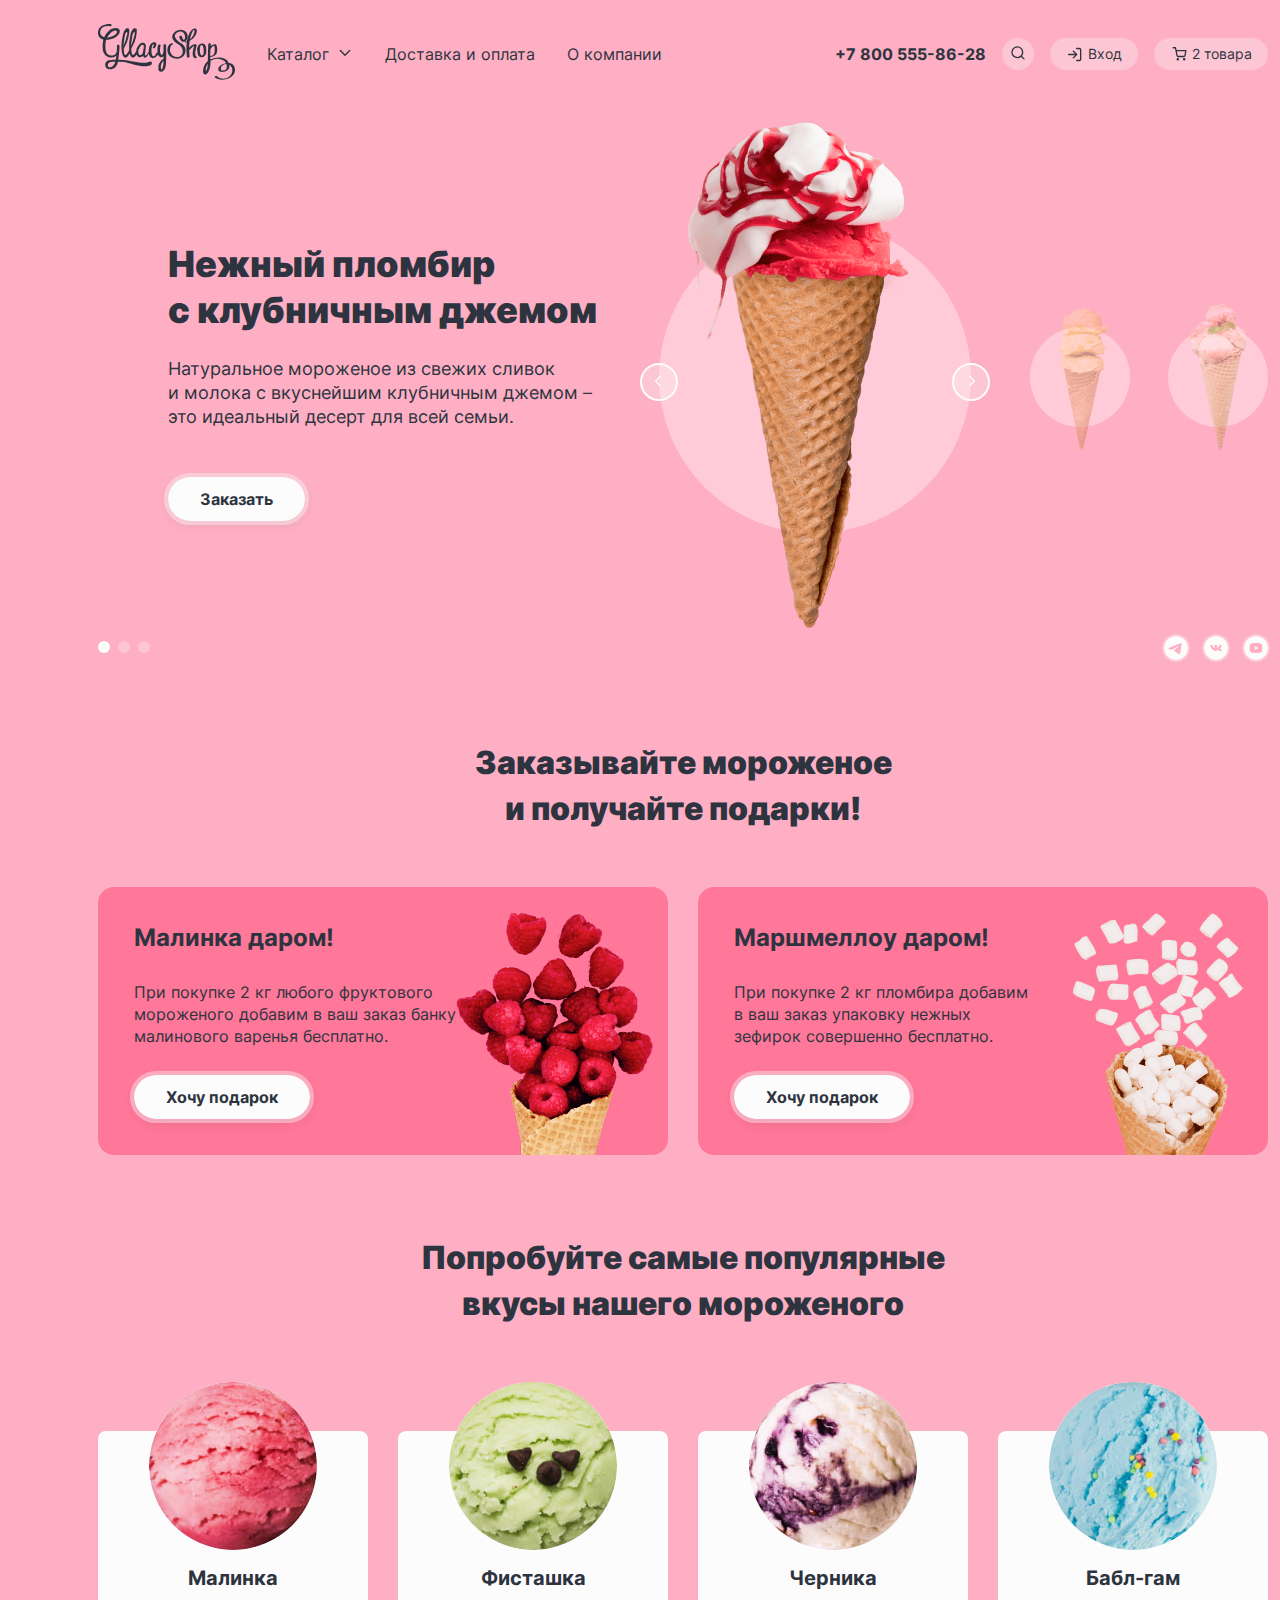
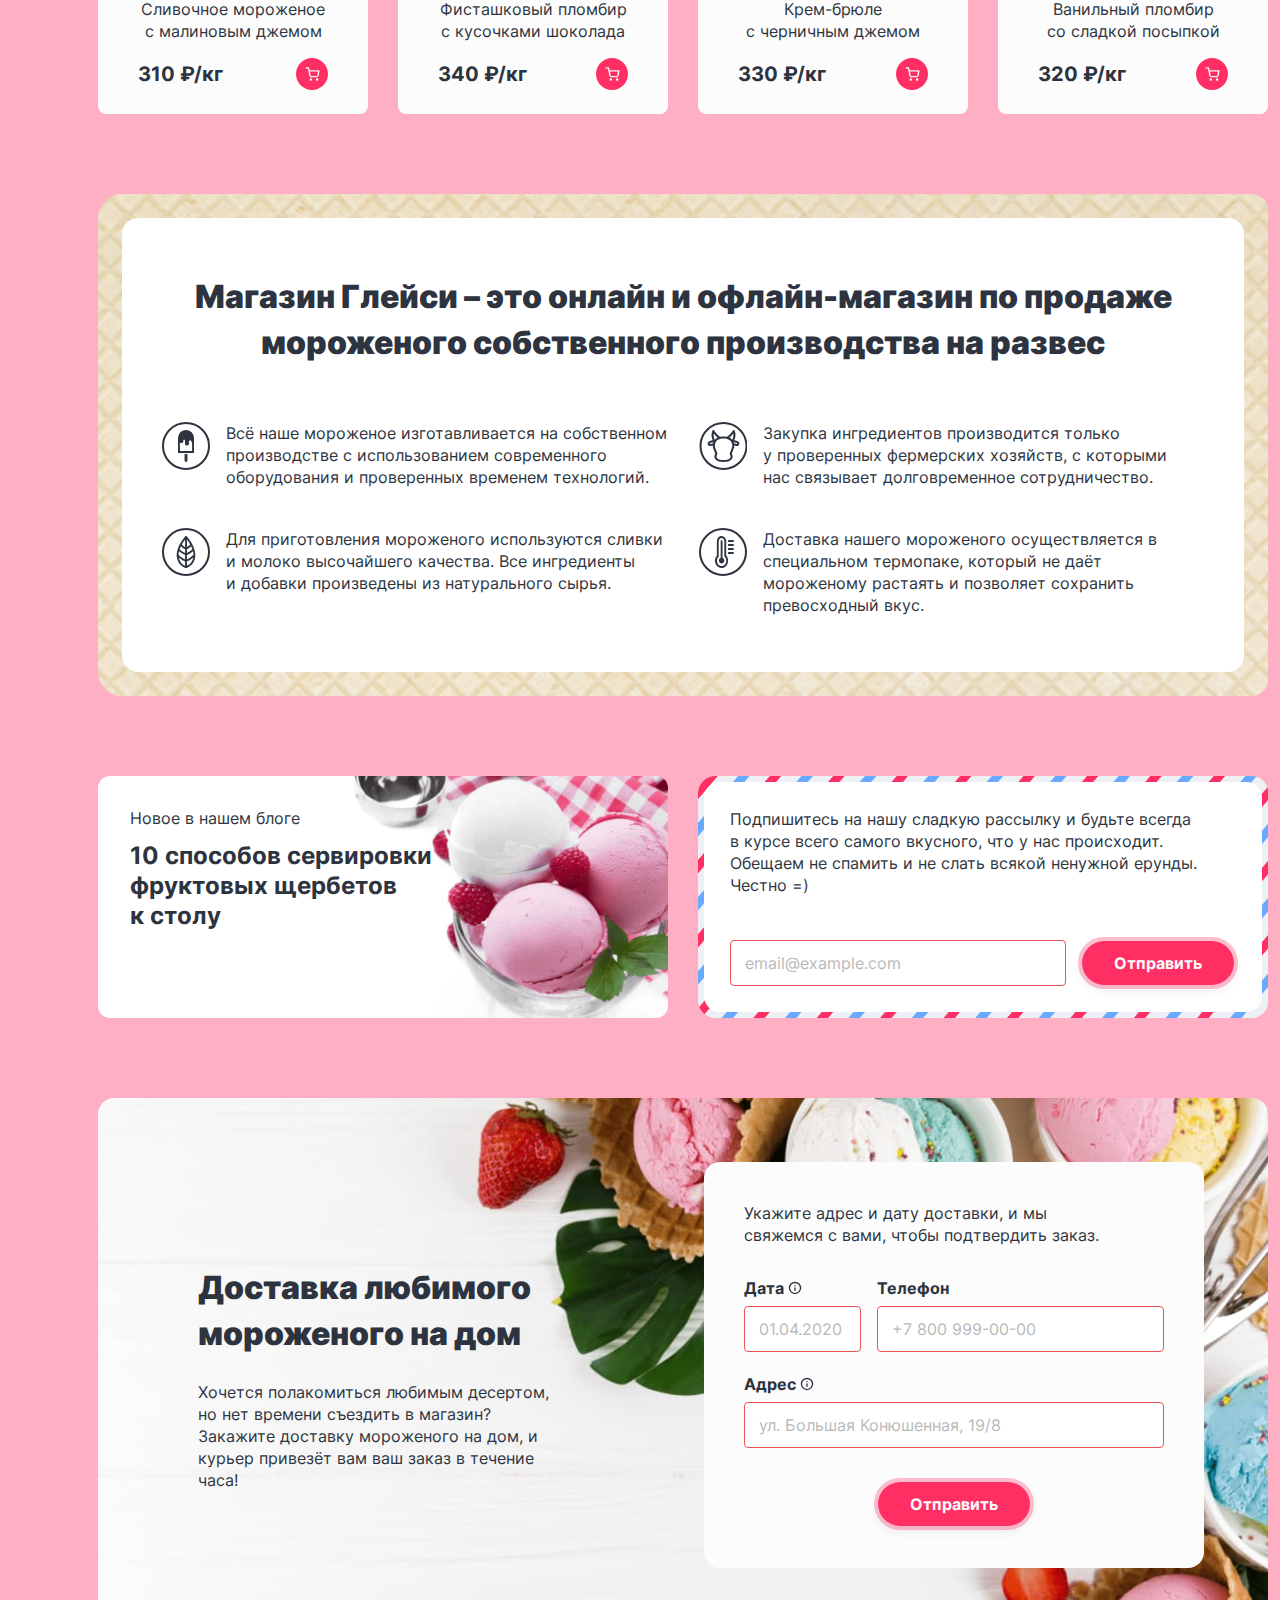
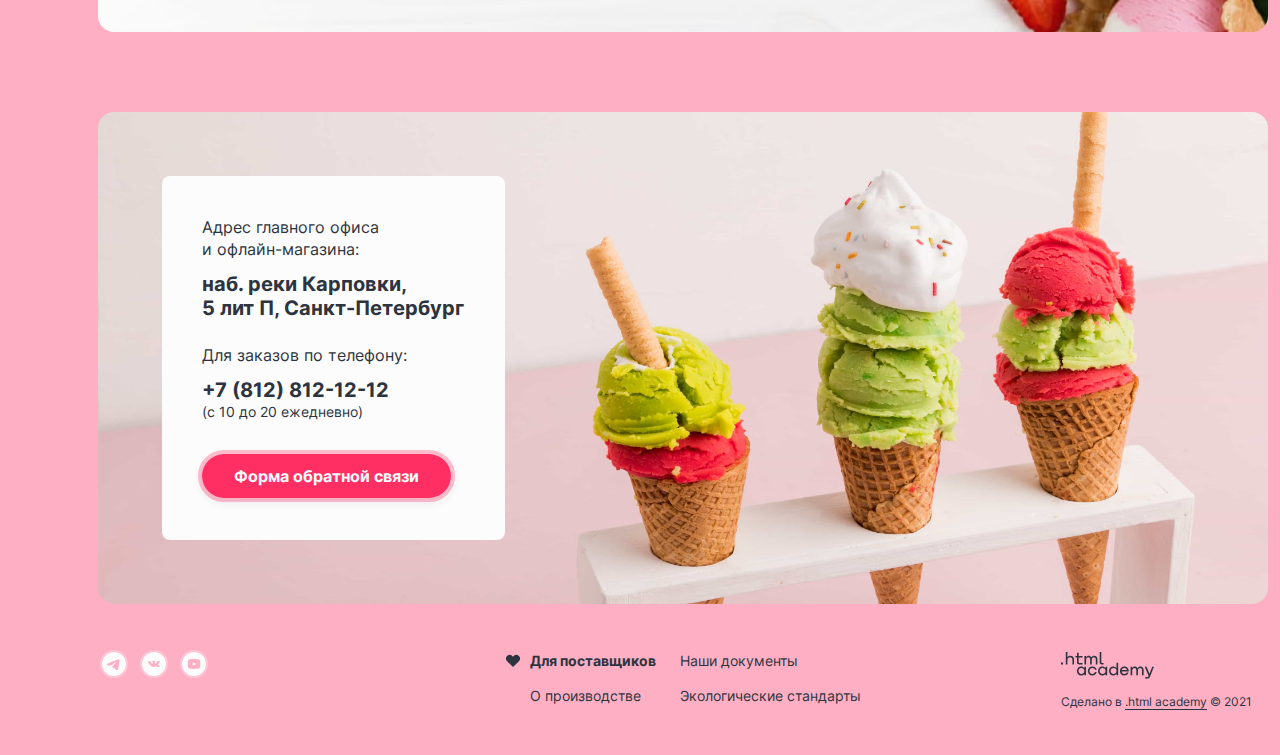
<file: index.html>
<!DOCTYPE html>
<html lang="ru">

  <head>
    <meta charset="utf-8">
    <title>HTML Academy: Глейси</title>
    <link rel="icon" href="favicon.ico">
    <link rel="icon" type="image/png" sizes="32x32" href="images/favicon-32x32.png">
    <link rel="stylesheet" href="styles/styles.css">
  </head>

  <body>
    <header class="page-header">
      <nav class="navigation">
        <a class="navigation-link logo">
          <span class="visually-hidden">Glassy shop.</span>
          <img class="page-header-logo" src="images/logo.svg" width="137" height="56" alt="Логотип магазин мороженого «Glassy shop».">
        </a>
        <ul class="navigation-list navigation-info">
          <li class="navigation-item">
            <!-- Для отображения кнопки закрытия поповера необходимо добавить классы popover-catalog-button и popover-close-button -->
            <a class="navigation-link navigation-catalog" href="#">Каталог
              <svg class="navigation-icon" aria-hidden="true" focusable="false" width="16" height="17" viewBox="0 0 16 17" fill="none">
                <path fill-rule="evenodd" clip-rule="evenodd"
                  d="M3.8 7.05a.67.67 0 1 0-.93.95l4.66 4.66a.66.66 0 0 0 .95 0L13.14 8a.67.67 0 0 0-.94-.95L8 11.25l-4.2-4.2Z" fill="currentColor" />
              </svg>
            </a>
            <!-- Для отображения поповера необходимо добавить класс popover-open -->
            <div class="popover popover-catalog">
              <ul class="navigation-catalog-select">
                <li class="catalog-select-item novelties-item"><a href="catalog.html" class="novelties">Новинки</a></li>
                <li class="catalog-select-item"><a href="#">Сливочное</a></li>
                <li class="catalog-select-item"><a href="#">Щербеты</a></li>
                <li class="catalog-select-item"><a href="#">Фруктовый лед</a></li>
                <li class="catalog-select-item"><a href="#">Мелорин</a></li>
              </ul>
            </div>
          </li>
          <li class="navigation-item">
            <a class="navigation-link" href="deliver.html">Доставка и оплата</a>
          </li>
          <li class="navigation-item">
            <a class="navigation-link" href="about.html">О компании</a>
          </li>
        </ul>

        <ul class="navigation-list navigation-user">
          <li class="navigation-item navigation-phone">
            <a class="navigation-link link-phone" href="tel:+78005558628">+7 800 555-86-28</a>
          </li>
          <li class="navigation-item">
            <!-- Для отображения кнопки закрытия поповера необходимо добавить класс popover-close-button -->
            <a class="navigation-link" href="#">
              <svg class="navigation-icon" aria-hidden="true" focusable="false" width="14" height="14" fill="none">
                <path fill="currentColor" fill-rule="evenodd" d="M1.663 6.188a4.667 4.667 0 1 1 8.028 3.237.673.673 0 0 0-.123.124 4.667 4.667 0 0 1-7.904-3.361Zm8.412 4.688a5.975 5.975 0 0 1-3.745 1.312 6 6 0 1 1 6-6 5.975 5.975 0 0 1-1.312 3.745l2.45 2.45a.667.667 0 0 1 0 .943.667.667 0 0 1-.943 0l-2.45-2.45Z" clip-rule="evenodd" />
              </svg>
              <span class="visually-hidden">Поиск.</span></a>
            <!-- Для отображения поповера необходимо добавить класс popover-open -->
            <div class="popover popover-search">
              <form class="search-form" action="https://echo.htmlacademy.ru/" method="get">
                <input class="search-form-field field" type="text" id="search-login" name="search-login" placeholder="Поиск по сайту">
              </form>
            </div>
          </li>
          <li class="navigation-item">
            <!-- Для отображения кнопки закрытия поповера необходимо добавить класс popover-close-button -->
            <a class="navigation-link navigation-link-text" href="#">
              <svg class="navigation-icon" aria-hidden="true" focusable="false" width="14" height="15" fill="none">
                <path fill="currentColor" fill-rule="evenodd" d="M8 1.525a.667.667 0 0 1 .667-.667h2.666a2 2 0 0 1 2 2v9.333a2 2 0 0 1-2 2H8.667a.667.667 0 0 1 0-1.333h2.666a.667.667 0 0 0 .667-.667V2.858a.666.666 0 0 0-.667-.667H8.667A.667.667 0 0 1 8 1.525ZM4.862 3.72a.667.667 0 0 1 .943 0l3.329 3.329a.673.673 0 0 1 .129.177.664.664 0 0 1 .07.299.664.664 0 0 1-.2.476l-3.328 3.328a.667.667 0 1 1-.943-.942L7.057 8.19H.667a.667.667 0 1 1 0-1.333h6.39L4.862 4.663a.667.667 0 0 1 0-.943Z" clip-rule="evenodd" />
              </svg>
              Вход</a>
            <!-- Для отображения поповера необходимо добавить класс popover-open -->
            <div class="popover popover-enter">
              <div class="popover-content">
                <h2 class="popover-title">Личный кабинет</h2>
                <form class="auth-form" action="https://echo.htmlacademy.ru/" method="post">
                  <p class="field-group">
                    <label class="visually-hidden" for="auth-login">Логин.</label>
                    <input class="auth-form-field field" type="text" id="auth-login" name="auth-login" placeholder="email@example.com">
                  </p>
                  <p class="field-group">
                    <label class="visually-hidden" for="auth-password">Пароль.</label>
                    <input class="auth-form-field field" type="password" id="auth-password" name="auth-password" placeholder="&#x25CF;&#x25CF;&#x25CF;&#x25CF;&#x25CF;&#x25CF;">
                  </p>
                  <div class="field-group auth-form-user-options">
                    <button class="button popover-cart-button" type="submit">Войти</button>
                    <a class="auth-form-recovery auth-form-link" href="#">Забыли пароль?</a>
                    <a class="auth-form-register auth-form-link" href="#">Регистрация</a>
                  </div>
                </form>
              </div>
            </div>
          </li>
          <li class="navigation-item">
            <!-- Для отображения кнопки закрытия поповера необходимо добавить класс popover-close-button -->
            <a class="navigation-link navigation-link-text" href="#">
              <svg class="navigation-icon" aria-hidden="true" focusable="false" width="15" height="14" fill="none">
                <path fill="currentColor" fill-rule="evenodd" d="M1.167.108a.667.667 0 1 0 0 1.333h1.77l.468 2.336a.664.664 0 0 0 .011.053l.967 4.833a1.826 1.826 0 0 0 1.819 1.47h5.62a1.826 1.826 0 0 0 1.819-1.47l.001-.005.927-4.861a.667.667 0 0 0-.655-.792H4.611L4.138.644a.667.667 0 0 0-.654-.536H1.167ZM5.69 8.402l-.813-4.064h8.23l-.775 4.067a.492.492 0 0 1-.492.395H6.183a.492.492 0 0 1-.492-.397Zm-1.134 3.961a1.246 1.246 0 1 1 2.492 0 1.246 1.246 0 0 1-2.492 0Zm6.374 0a1.246 1.246 0 1 1 2.491 0 1.246 1.246 0 0 1-2.491 0Z" clip-rule="evenodd" />
              </svg>
              2 товара</a>
            <!-- Для отображения поповера необходимо добавить класс popover-open -->
            <div class="popover popover-cart">
              <div class="popover-content">
                <h2 class="popover-title">Корзина</h2>
                <ul class="cart-items-list">
                  <li class="cart-item">
                    <div class="cart-item-wrapper">
                      <img class="cart-item-image" src="images/catalog/ice-cream/raspberry.jpg" width="46" height="46"
                        alt="Мороженое 'Малинка'.">
                      <p class="cart-item-title">Малинка</p>
                      <p class="cart-item-subtitle">1 кг х 310 ₽</p>
                    </div>
                    <p class="cart-item-price">310 ₽</p>
                    <button class="cart-item-button" type="button">
                      <svg width="16" height="16" fill="none" viewBox="0 0 16 16">
                        <path fill="currentColor" fill-rule="evenodd" d="M12.803 4.138a.667.667 0 1 0-.943-.943L8 7.056l-3.862-3.86a.667.667 0 1 0-.943.942L7.056 8l-3.86 3.861a.667.667 0 1 0 .942.943L8 8.942l3.861 3.861a.667.667 0 1 0 .943-.943L8.942 8l3.861-3.862Z" clip-rule="evenodd" />
                      </svg>
                      <span class="visually-hidden">Удалить из корзины.</span>
                    </button>
                  </li>
                  <li class="cart-item">
                    <div class="cart-item-wrapper">
                      <img class="cart-item-image" src="images/catalog/ice-cream/bubble-gum.jpg" width="46" height="46"
                        alt="Мороженое 'Бабл-гам'.">
                      <p class="cart-item-title">Бабл-гам</p>
                      <p class="cart-item-subtitle">1,5 кг х 320 ₽</p>
                    </div>
                    <p class="cart-item-price">480 ₽</p>
                    <button class="cart-item-button" type="button">
                      <svg width="16" height="16" fill="none" viewBox="0 0 16 16">
                        <path fill="currentColor" fill-rule="evenodd" d="M12.803 4.138a.667.667 0 1 0-.943-.943L8 7.056l-3.862-3.86a.667.667 0 1 0-.943.942L7.056 8l-3.86 3.861a.667.667 0 1 0 .942.943L8 8.942l3.861 3.861a.667.667 0 1 0 .943-.943L8.942 8l3.861-3.862Z" clip-rule="evenodd" />
                      </svg>
                      <span class="visually-hidden">Удалить из корзины.</span>
                    </button>
                  </li>
                </ul>
                <div class="popover-footer">
                  <button class="button popover-cart-button" type="submit">Оформить заказ</button>
                  <p class="popover-footer-price">Итого: 790 ₽</p>
                </div>
              </div>
            </div>
            <!-- Для отображения поповера необходимо добавить класс popover-open -->
            <div class="popover popover-cart popover-cart-empty">
              <h2 class="popover-title">Ваша корзина пока пуста</h2>
            </div>
          </li>
        </ul>
      </nav>
    </header>

    <main class="main-index main-container">
      <div class="page-container">
        <h1 class="visually-hidden">Магазин мороженого «Glassy shop».</h1>
        <section class="ice-cream-choice">
          <div class="choice-container">
            <h2 class="choice-title">Нежный пломбир <br>с клубничным джемом</h2>
            <p class="choice-description">Натуральное мороженое из свежих сливок <br>и молока с вкуснейшим клубничным джемом – это идеальный десерт для всей семьи.</p>
            <a class="button" href="#">Заказать</a>
          </div>
          <div class="slider-container">
            <button class="slider-button slider-prev" type="button">
              <svg class="slider-button-icon" width="16" height="16" viewBox="0 0 16 16">
                <path fill-rule="evenodd" clip-rule="evenodd" d="M8.86 13.14a.66.66 0 0 0 .95-.95L5.6 8l4.2-4.2a.67.67 0 0 0-.95-.94L4.2 7.52a.66.66 0 0 0 0 .94l4.66 4.68Z" />
              </svg>
              <span class="visually-hidden">Предыдущее мороженое.</span>
            </button>
            <ul class="choice-slider">
              <li class="bg-slider-current"><img class="choice-slider-current" src="images/ice-cream-strawberry.png" width="306" height="507" alt="Нежный пломбир с клубничным джемом."></li>
              <li class="bg-slider"><img class="choice-slider-next" src="images/ice-cream-banana-small.png" width="66" height="150" alt="Сливочное мороженое со вкусом банана"></li>
              <li class="bg-slider"><img class="choice-slider-next" src="images/ice-cream-marshmallow-small.png" width="66" height="150" alt="Карамельный пломбир с маршмеллоу."></li>
            </ul>
            <button class="slider-button slider-next" type="button">
              <svg class="slider-button-icon" width="16" height="16" viewBox="0 0 16 16">
                <path fill-rule="evenodd" clip-rule="evenodd" d="M7.14 2.86a.66.66 0 1 0-.95.95L10.4 8l-4.2 4.2a.67.67 0 0 0 .95.94l4.66-4.67a.66.66 0 0 0 0-.94L7.15 2.86Z" />
              </svg>
              <span class="visually-hidden">Следующее мороженое.</span>
            </button>
          </div>
          <footer class="choice">
            <ol class="choice-slider-pagination">
              <li class="slider-pagination-item">
                <button class="slider-pagination-button slider-pagination-button-current" type="button">
                  <span class="visually-hidden">1 фото.</span>
                </button>
              </li>
              <li class="slider-pagination-item">
                <button class="slider-pagination-button" type="button">
                  <span class="visually-hidden">2 фото.</span>
                </button>
              </li>
              <li class="slider-pagination-item">
                <button class="slider-pagination-button" type="button">
                  <span class="visually-hidden">3 фото.</span>
                </button>
              </li>
            </ol>
            <ul class="choice-social-list">
              <li class="choice-social-item">
                <a class="social-link social-link-telegram" href="https://t.me/htmlacademy">
                  <svg class="social-icon" aria-hidden="true" focusable="false" width="24" height="24" viewBox="0 0 24 24" fill="none">
                    <path fill-rule="evenodd" clip-rule="evenodd" d="M24 12a12 12 0 1 1-24 0 12 12 0 0 1 24 0ZM12.43 8.86c-1.17.48-3.5 1.49-7 3.01-.57.23-.86.45-.9.67-.04.36.42.5 1.04.7l.27.08c.6.2 1.43.44 1.86.45.39 0 .82-.16 1.3-.48 3.27-2.21 4.96-3.33 5.06-3.35.08-.02.18-.04.25.02.07.07.07.18.06.22-.05.19-1.84 1.86-2.77 2.72a28.24 28.24 0 0 0-.82.79c-.57.54-1 .96.02 1.63.5.32.89.59 1.28.85a88.77 88.77 0 0 0 1.8 1.23c.5.35.95.67 1.5.62.32-.03.65-.33.82-1.23.4-2.13 1.18-6.73 1.36-8.63.01-.16 0-.31-.02-.47a.5.5 0 0 0-.17-.33.78.78 0 0 0-.46-.14c-.46.01-1.15.25-4.48 1.64Z" />
                  </svg>
                  <span class="visually-hidden">Телеграм.</span>
                </a>
              </li>
              <li class="choice-social-item">
                <a class="social-link social-link-vk" href="https://vk.com/htmlacademy">
                  <svg class="social-icon" aria-hidden="true" focusable="false" width="24" height="24" viewBox="0 0 24 24" fill="none">
                    <path fill-rule="evenodd" clip-rule="evenodd" d="M24 12a12 12 0 1 1-24 0 12 12 0 0 1 24 0Zm-11.41 2.97h-.72s-1.58.09-2.98-1.18C7.37 12.4 6.03 9.65 6.03 9.65s-.07-.18 0-.27c.1-.1.36-.1.36-.1l1.72-.01s.16.02.27.1c.1.05.15.17.15.17s.28.61.65 1.17c.71 1.08 1.05 1.32 1.29 1.2.35-.16.25-1.53.25-1.53s0-.5-.18-.71c-.14-.17-.41-.22-.53-.24-.1-.01.06-.2.26-.3.31-.13.86-.13 1.5-.13.5 0 .65.03.84.07.46.1.44.41.41 1.08l-.02.7v.18c-.01.34-.02.73.23.88.13.07.45 0 1.26-1.19.38-.56.66-1.23.66-1.23s.07-.12.16-.17c.1-.05.24-.04.24-.04h1.8s.54-.06.63.15c.1.23-.2.75-.94 1.61-.7.82-1.03 1.12-1 1.38.01.2.23.38.66.72.89.73 1.13 1.1 1.18 1.2l.01.01c.4.58-.44.62-.44.62l-1.6.02s-.34.06-.8-.2a3.94 3.94 0 0 1-.69-.6c-.33-.34-.65-.66-.91-.58-.45.12-.44.96-.44.96s0 .18-.1.28c-.1.1-.32.12-.32.12Z" />
                  </svg>
                  <span class="visually-hidden">ВКонтакте.</span>
                </a>
              </li>
              <li class="choice-social-item">
                <a class="social-link social-link-youtube" href="https://www.youtube.com/user/htmlacademyru">
                  <svg class="social-icon" aria-hidden="true" focusable="false" width="24" height="24" viewBox="0 0 24 24" fill="none">
                    <path d="m14 11.8-2.8-1.32c-.25-.11-.45.01-.45.29v2.46c0 .28.2.4.45.29L14 12.2c.25-.12.25-.3 0-.42ZM12 0a12 12 0 1 0 0 24 12 12 0 0 0 0-24Zm0 16.88c-6.14 0-6.25-.56-6.25-4.88s.1-4.88 6.25-4.88c6.14 0 6.25.56 6.25 4.88s-.1 4.88-6.25 4.88Z" />
                  </svg>
                  <span class="visually-hidden">YouTube.</span>
                </a>
              </li>
            </ul>
          </footer>
        </section>
        <section class="presents">
          <h2>Заказывайте мороженое и получайте подарки!</h2>
          <div class="presents-container">
            <article class="present raspberry">
              <h3 class="present-title">Малинка даром!</h3>
              <p class="present-description">При покупке 2 кг любого фруктового мороженого добавим в ваш заказ банку малинового варенья бесплатно.</p>
              <a class="button button-present" href="#">Хочу подарок</a>
            </article>
            <article class="present marshmallow">
              <h3 class="present-title">Маршмеллоу даром!</h3>
              <p class="present-description">При покупке 2 кг пломбира добавим<br> в ваш заказ упаковку нежных<br> зефирок совершенно бесплатно.</p>
              <a class="button button-present" href="#">Хочу подарок</a>
            </article>
          </div>
        </section>
        <section class="popular-tastes">
          <h2>Попробуйте самые популярные вкусы нашего мороженого</h2>
          <ul class="product-list">
            <li class="product-card">
              <a class="product-card-link" href="product.html">
                <img class="product-card-image" src="images/catalog/ice-cream/raspberry.jpg" width="168" height="168"
                  alt="Мороженое 'Малинка'.">
              </a>
              <div class="product-card-content">
                <a class="product-card-link" href="product.html">
                  <h3 class="product-card-title">Малинка</h3>
                </a>
                <p class="product-card-description">Сливочное мороженое с малиновым джемом</p>
                <div class="card-price-wrapper">
                  <b class="product-card-price">310 ₽/<span>кг</span></b>
                  <a class="product-card-button" href="#">
                    <svg class="basket-icon" aria-hidden="true" focusable="false" width="15" height="14" viewBox="0 0 15 14" fill="none">
                      <path fill-rule="evenodd" clip-rule="evenodd" d="M1.17.25a.67.67 0 1 0 0 1.33h1.77l.47 2.34v.05l.97 4.84a1.83 1.83 0 0 0 1.82 1.46h5.62a1.83 1.83 0 0 0 1.82-1.46V8.8l.93-4.86a.67.67 0 0 0-.66-.8h-9.3L4.14.8a.67.67 0 0 0-.66-.54H1.17Zm4.52 8.3-.81-4.07h8.23l-.78 4.07a.5.5 0 0 1-.49.4H6.18a.5.5 0 0 1-.49-.4ZM4.56 12.5a1.25 1.25 0 1 1 2.49 0 1.25 1.25 0 0 1-2.5 0Zm6.37 0a1.25 1.25 0 1 1 2.5 0 1.25 1.25 0 0 1-2.5 0Z" />
                    </svg>
                    <span class="visually-hidden">Положить в корзину.</span>
                  </a>
                </div>
              </div>
            </li>
            <li class="product-card">
              <a class="product-card-link" href="product.html">
                <img class="product-card-image" src="images/catalog/ice-cream/pistachio.jpg" width="168" height="168"
                  alt="Мороженое 'Фисташка'.">
              </a>
              <div class="product-card-content">
                <a class="product-card-link" href="product.html">
                  <h3 class="product-card-title">Фисташка</h3>
                </a>
                <p class="product-card-description">Фисташковый пломбир с кусочками шоколада</p>
                <div class="card-price-wrapper">
                  <b class="product-card-price">340 ₽/<span>кг</span></b>
                  <a class="product-card-button" href="#">
                    <svg class="basket-icon" aria-hidden="true" focusable="false" width="15" height="14" viewBox="0 0 15 14" fill="none">
                      <path fill-rule="evenodd" clip-rule="evenodd" d="M1.17.25a.67.67 0 1 0 0 1.33h1.77l.47 2.34v.05l.97 4.84a1.83 1.83 0 0 0 1.82 1.46h5.62a1.83 1.83 0 0 0 1.82-1.46V8.8l.93-4.86a.67.67 0 0 0-.66-.8h-9.3L4.14.8a.67.67 0 0 0-.66-.54H1.17Zm4.52 8.3-.81-4.07h8.23l-.78 4.07a.5.5 0 0 1-.49.4H6.18a.5.5 0 0 1-.49-.4ZM4.56 12.5a1.25 1.25 0 1 1 2.49 0 1.25 1.25 0 0 1-2.5 0Zm6.37 0a1.25 1.25 0 1 1 2.5 0 1.25 1.25 0 0 1-2.5 0Z" />
                    </svg>
                    <span class="visually-hidden">Положить в корзину.</span>
                  </a>
                </div>
              </div>
            </li>
            <li class="product-card">
              <a class="product-card-link" href="product.html">
                <img class="product-card-image" src="images/catalog/ice-cream/blueberry.jpg" width="168" height="168"
                  alt="Мороженое 'Черника'.">
              </a>
              <div class="product-card-content">
                <a class="product-card-link" href="product.html">
                  <h3 class="product-card-title">Черника</h3>
                </a>
                <p class="product-card-description">Крем-брюле <br> с черничным джемом</p>
                <div class="card-price-wrapper">
                  <b class="product-card-price">330 ₽/<span>кг</span></b>
                  <a class="product-card-button" href="#">
                    <svg class="basket-icon" aria-hidden="true" focusable="false" width="15" height="14" viewBox="0 0 15 14" fill="none">
                      <path fill-rule="evenodd" clip-rule="evenodd" d="M1.17.25a.67.67 0 1 0 0 1.33h1.77l.47 2.34v.05l.97 4.84a1.83 1.83 0 0 0 1.82 1.46h5.62a1.83 1.83 0 0 0 1.82-1.46V8.8l.93-4.86a.67.67 0 0 0-.66-.8h-9.3L4.14.8a.67.67 0 0 0-.66-.54H1.17Zm4.52 8.3-.81-4.07h8.23l-.78 4.07a.5.5 0 0 1-.49.4H6.18a.5.5 0 0 1-.49-.4ZM4.56 12.5a1.25 1.25 0 1 1 2.49 0 1.25 1.25 0 0 1-2.5 0Zm6.37 0a1.25 1.25 0 1 1 2.5 0 1.25 1.25 0 0 1-2.5 0Z" />
                    </svg>
                    <span class="visually-hidden">Положить в корзину.</span>
                  </a>
                </div>
              </div>
            </li>
            <li class="product-card">
              <a class="product-card-link" href="product.html">
                <img class="product-card-image" src="images/catalog/ice-cream/bubble-gum.jpg" width="168" height="168"
                  alt="Мороженое 'Бабл-гам'.">
              </a>
              <div class="product-card-content">
                <a class="product-card-link" href="product.html">
                  <h3 class="product-card-title">Бабл-гам</h3>
                </a>
                <p class="product-card-description">Ванильный пломбир <br> со сладкой посыпкой</p>
                <div class="card-price-wrapper">
                  <b class="product-card-price">320 ₽/<span>кг</span></b>
                  <a class="product-card-button" href="#">
                    <svg class="basket-icon" aria-hidden="true" focusable="false" width="15" height="14" viewBox="0 0 15 14" fill="none">
                      <path fill-rule="evenodd" clip-rule="evenodd" d="M1.17.25a.67.67 0 1 0 0 1.33h1.77l.47 2.34v.05l.97 4.84a1.83 1.83 0 0 0 1.82 1.46h5.62a1.83 1.83 0 0 0 1.82-1.46V8.8l.93-4.86a.67.67 0 0 0-.66-.8h-9.3L4.14.8a.67.67 0 0 0-.66-.54H1.17Zm4.52 8.3-.81-4.07h8.23l-.78 4.07a.5.5 0 0 1-.49.4H6.18a.5.5 0 0 1-.49-.4ZM4.56 12.5a1.25 1.25 0 1 1 2.49 0 1.25 1.25 0 0 1-2.5 0Zm6.37 0a1.25 1.25 0 1 1 2.5 0 1.25 1.25 0 0 1-2.5 0Z" />
                    </svg>
                    <span class="visually-hidden">Положить в корзину.</span>
                  </a>
                </div>
              </div>
            </li>
          </ul>
        </section>
        <section class="about">
          <div class="about-container">
            <h2 class="visually-hidden">О магазине Глейси.</h2>
            <p class="about-title">Магазин Глейси – это онлайн и офлайн-магазин по продаже мороженого собственного производства на развес</p>
            <ul class="about-advantages-list">
              <li class="about-advantages-item">
                <p class="about-advantages-description about-ice-cream">Всё наше мороженое изготавливается на собственном производстве с использованием современного оборудования и проверенных временем технологий.</p>
              </li>
              <li class="about-advantages-item">
                <p class="about-advantages-description about-cow">Закупка ингредиентов производится только <br> у проверенных фермерских хозяйств, с которыми <br> нас связывает долговременное сотрудничество.</p>
              </li>
              <li class="about-advantages-item">
                <p class="about-advantages-description about-leaf">Для приготовления мороженого используются сливки и молоко высочайшего качества. Все ингредиенты <br> и добавки произведены из натурального сырья.</p>
              </li>
              <li class="about-advantages-item">
                <p class="about-advantages-description about-thermometer">Доставка нашего мороженого осуществляется в специальном термопаке, который не даёт мороженому растаять и позволяет сохранить превосходный вкус.</p>
              </li>
            </ul>
          </div>
        </section>
        <div class="news-subscribe-container">
          <article class="news">
            <a class="main-news-link" href="#">
              <h2>Новое в нашем блоге</h2>
              <p>10 способов сервировки фруктовых щербетов<br> к столу</p>
            </a>
          </article>
          <section class="subscribe">
            <div class="subscribe-container">
              <h2 class="visually-hidden">Подпишитесь на рассылку.</h2>
              <p>Подпишитесь на нашу сладкую рассылку и будьте всегда <br> в курсе всего самого вкусного, что у нас происходит. Обещаем не спамить и не слать всякой ненужной ерунды. Честно =)</p>
              <form class="subscribe-form" action="https://echo.htmlacademy.ru/" method="post">
                <label class="visually-hidden" for="subscribe-email">Email.</label>
                <input class="field field-email" placeholder="email@example.com" type="email" name="subscribe-email" id="subscribe-email" required>
                <button class="button subscribe-button" type="submit">Отправить</button>
              </form>
            </div>
          </section>
        </div>
        <section class="appointment">
          <div class="appointment-container">
            <div class="appointment-wrapper">
              <h2 class="appointment-title">Доставка любимого мороженого на дом</h2>
              <p class="appointment-description">Хочется полакомиться любимым десертом,<br> но нет времени съездить в магазин? Закажите доставку мороженого на дом, и курьер привезёт вам ваш заказ в течение часа!</p>
            </div>
            <div class="appointment-container-form">
              <p class="appointment-form-description">Укажите адрес и дату доставки, и мы свяжемся с вами, чтобы подтвердить заказ.</p>
              <form class="appointment-form" action="https://echo.htmlacademy.ru/" method="post">
                <p class="appointment-form-date field-group">
                  <span class="form-label  form-label-icon">
                    <label class="form-label" for="appointment-date">Дата</label>
                    <span class="tooltip">
                      <button class="tooltip-toggle" type="button" aria-labelledby="tooltip-label-date">
                        <svg class="tooltip-icon" xmlns="http://www.w3.org/2000/svg" width="14" height="14" fill="currentColor" viewBox="0 0 14 14">
                          <g clip-path="url(#data-tooltip)">
                            <path fill-rule="evenodd" d="M7 2.125a4.875 4.875 0 1 0 0 9.75 4.875 4.875 0 0 0 0-9.75ZM.792 7a6.209 6.209 0 1 1 12.417 0A6.209 6.209 0 0 1 .792 7ZM7 6.333c.368 0 .667.299.667.667v2.217a.667.667 0 0 1-1.334 0V7c0-.368.299-.667.667-.667Zm0-2.216A.667.667 0 0 0 7 5.45h.006a.667.667 0 0 0 0-1.333H7Z" clip-rule="evenodd" />
                          </g>
                          <defs>
                            <clipPath id="data-tooltip">
                              <path fill="#fff" d="M0 0h14v14H0z" />
                            </clipPath>
                          </defs>
                        </svg>
                      </button>
                      <span class="tooltip-text" role="tooltip" id="tooltip-label-date">Укажите желаемую дату доставки</span>
                    </span>
                  </span>
                  <input class="field" type="text" id="appointment-date" name="appointment-date" placeholder="01.04.2020" required>
                </p>
                <p class="appointment-form-phone field-group">
                  <label class="form-label" for="appointment-phone">Телефон</label>
                  <input class="field" type="text" id="appointment-phone" name="appointment-phone" placeholder="+7 800 999-00-00" required>
                </p>
                <p class="appointment-form-adress field-group">
                  <span class="form-label form-label-icon">
                    <label class="form-label" for="appointment-adress">Адрес</label>
                    <span class="tooltip">
                      <button class="tooltip-toggle" type="button" aria-labelledby="tooltip-label-adress">
                        <svg class="tooltip-icon" xmlns="http://www.w3.org/2000/svg" width="14" height="14" fill="currentColor" viewBox="0 0 14 14">
                          <g clip-path="url(#adress-tooltip)">
                            <path fill-rule="evenodd" d="M7 2.125a4.875 4.875 0 1 0 0 9.75 4.875 4.875 0 0 0 0-9.75ZM.792 7a6.209 6.209 0 1 1 12.417 0A6.209 6.209 0 0 1 .792 7ZM7 6.333c.368 0 .667.299.667.667v2.217a.667.667 0 0 1-1.334 0V7c0-.368.299-.667.667-.667Zm0-2.216A.667.667 0 0 0 7 5.45h.006a.667.667 0 0 0 0-1.333H7Z" clip-rule="evenodd" />
                          </g>
                          <defs>
                            <clipPath id="adress-tooltip">
                              <path fill="#fff" d="M0 0h14v14H0z" />
                            </clipPath>
                          </defs>
                        </svg>
                      </button>
                      <span class="tooltip-text" role="tooltip" id="tooltip-label-adress">Введите название улицы, дома и квартиры</span>
                    </span>
                  </span>
                  <input class="field" type="text" id="appointment-adress" name="appointment-adress" placeholder="ул. Большая Конюшенная, 19/8" required>
                </p>
                <button class="button appointment-button" type="submit">Отправить</button>
              </form>
            </div>
          </div>
        </section>
        <section class="contacts">
          <div class="contacts-container">
            <h2 class="contacts-title visually-hidden">Контакты.</h2>
            <h3 class="contacts-subtitle">Адрес главного офиса и офлайн-магазина:</h3>
            <address class="contacts-address">
              <p class="contacts-address-text">наб. реки Карповки, <br> 5 лит П, Санкт-Петербург</p>
            </address>
            <h3 class="contacts-subtitle contacts-subtitle-phone">Для заказов по телефону:</h3>
            <address class="contacts-phone">
              <a class="contacts-phone" href="tel:+78128121212">+7 (812) 812-12-12</a>
            </address>
            <p class="contacts-time">(с 10 до 20 ежедневно)</p>
            <a class="button button-feedback" href="#">Форма обратной связи</a>
          </div>
        </section>
      </div>
    </main>

    <footer>
      <div class="page-footer-container">
        <section class="footer-social">
          <h2 class="visually-hidden">Социальные сети.</h2>
          <ul class="choice-social-list footer-social-list">
            <li class="choice-social-item">
              <a class="social-link social-link-telegram" href="https://t.me/htmlacademy">
                <svg class="social-icon" aria-hidden="true" focusable="false" width="24" height="24" viewBox="0 0 24 24" fill="none">
                  <path fill-rule="evenodd" clip-rule="evenodd" d="M24 12a12 12 0 1 1-24 0 12 12 0 0 1 24 0ZM12.43 8.86c-1.17.48-3.5 1.49-7 3.01-.57.23-.86.45-.9.67-.04.36.42.5 1.04.7l.27.08c.6.2 1.43.44 1.86.45.39 0 .82-.16 1.3-.48 3.27-2.21 4.96-3.33 5.06-3.35.08-.02.18-.04.25.02.07.07.07.18.06.22-.05.19-1.84 1.86-2.77 2.72a28.24 28.24 0 0 0-.82.79c-.57.54-1 .96.02 1.63.5.32.89.59 1.28.85a88.77 88.77 0 0 0 1.8 1.23c.5.35.95.67 1.5.62.32-.03.65-.33.82-1.23.4-2.13 1.18-6.73 1.36-8.63.01-.16 0-.31-.02-.47a.5.5 0 0 0-.17-.33.78.78 0 0 0-.46-.14c-.46.01-1.15.25-4.48 1.64Z" />
                </svg>
                <span class="visually-hidden">Телеграм.</span>
              </a>
            </li>
            <li class="choice-social-item">
              <a class="social-link social-link-vk" href="https://vk.com/htmlacademy">
                <svg class="social-icon" aria-hidden="true" focusable="false" width="24" height="24" viewBox="0 0 24 24" fill="none">
                  <path fill-rule="evenodd" clip-rule="evenodd" d="M24 12a12 12 0 1 1-24 0 12 12 0 0 1 24 0Zm-11.41 2.97h-.72s-1.58.09-2.98-1.18C7.37 12.4 6.03 9.65 6.03 9.65s-.07-.18 0-.27c.1-.1.36-.1.36-.1l1.72-.01s.16.02.27.1c.1.05.15.17.15.17s.28.61.65 1.17c.71 1.08 1.05 1.32 1.29 1.2.35-.16.25-1.53.25-1.53s0-.5-.18-.71c-.14-.17-.41-.22-.53-.24-.1-.01.06-.2.26-.3.31-.13.86-.13 1.5-.13.5 0 .65.03.84.07.46.1.44.41.41 1.08l-.02.7v.18c-.01.34-.02.73.23.88.13.07.45 0 1.26-1.19.38-.56.66-1.23.66-1.23s.07-.12.16-.17c.1-.05.24-.04.24-.04h1.8s.54-.06.63.15c.1.23-.2.75-.94 1.61-.7.82-1.03 1.12-1 1.38.01.2.23.38.66.72.89.73 1.13 1.1 1.18 1.2l.01.01c.4.58-.44.62-.44.62l-1.6.02s-.34.06-.8-.2a3.94 3.94 0 0 1-.69-.6c-.33-.34-.65-.66-.91-.58-.45.12-.44.96-.44.96s0 .18-.1.28c-.1.1-.32.12-.32.12Z" />
                </svg>
                <span class="visually-hidden">ВКонтакте.</span>
              </a>
            </li>
            <li class="choice-social-item">
              <a class="social-link social-link-youtube" href="https://www.youtube.com/user/htmlacademyru">
                <svg class="social-icon" aria-hidden="true" focusable="false" width="24" height="24" viewBox="0 0 24 24" fill="none">
                  <path d="m14 11.8-2.8-1.32c-.25-.11-.45.01-.45.29v2.46c0 .28.2.4.45.29L14 12.2c.25-.12.25-.3 0-.42ZM12 0a12 12 0 1 0 0 24 12 12 0 0 0 0-24Zm0 16.88c-6.14 0-6.25-.56-6.25-4.88s.1-4.88 6.25-4.88c6.14 0 6.25.56 6.25 4.88s-.1 4.88-6.25 4.88Z" />
                </svg>
                <span class="visually-hidden">YouTube.</span>
              </a>
            </li>
          </ul>
        </section>
        <ul class="footer-navigation-list">
          <li class="footer-navigation-item favorite"><a href="#">Для поставщиков</a></li>
          <li class="footer-navigation-item"><a href="#">Наши документы</a></li>
          <li class="footer-navigation-item"><a href="#">О производстве</a></li>
          <li class="footer-navigation-item"><a href="#">Экологические стандарты</a></li>
        </ul>
        <div class="footer-about">
          <a class="htmlacademy-link" href="https://htmlacademy.ru/"><img class="logo-html" src="images/logo_htmlacademy.svg" width="93" height="27" alt="Логотип HTML Academy."></a>
          <p class="about-text">Сделано в <a class="htmlacademy-link" href="https://htmlacademy.ru/">.html academy</a> &#169; 2021</p>
        </div>
      </div>
    </footer>

    <!-- Для отображения модального окна необходимо убрать класс modal-container-close -->
    <div class="modal-container modal-container-close">
      <div class="modal modal-feedback">
        <button class="modal-close-button" type="button">
          <span class="visually-hidden">Закрыть.</span>
        </button>
        <section class="modal-content">
          <h2 class="modal-title">Мы обязательно ответим вам!</h2>
          <form class="feedback-form" action="https://echo.htmlacademy.ru/" method="post">
            <p class="field-group">
              <label class="visually-hidden" for="feedback-name">Имя и фамилия.</label>
              <input class="feedback-form-field field" type="text" id="feedback-name" name="feedback-name" placeholder="Имя и фамилия" required>
            </p>
            <p class="field-group">
              <label class="visually-hidden" for="feedback-email">Пароль.</label>
              <input class="feedback-form-field field" type="email" id="feedback-email" name="feedback-email" placeholder="email@example.com" required>
            </p>
            <p class="field-group">
              <label class="visually-hidden" for="feedback-request">В свободной форме.</label>
              <textarea class="feedback-form-field field" name="feedback-request" id="feedback-request" cols="30" rows="6" placeholder="В свободной форме"></textarea>
            </p>
            <button class="button feedback-button" type="submit">Отправить</button>
          </form>
        </section>
      </div>
    </div>

  </body>

</html>
</file>
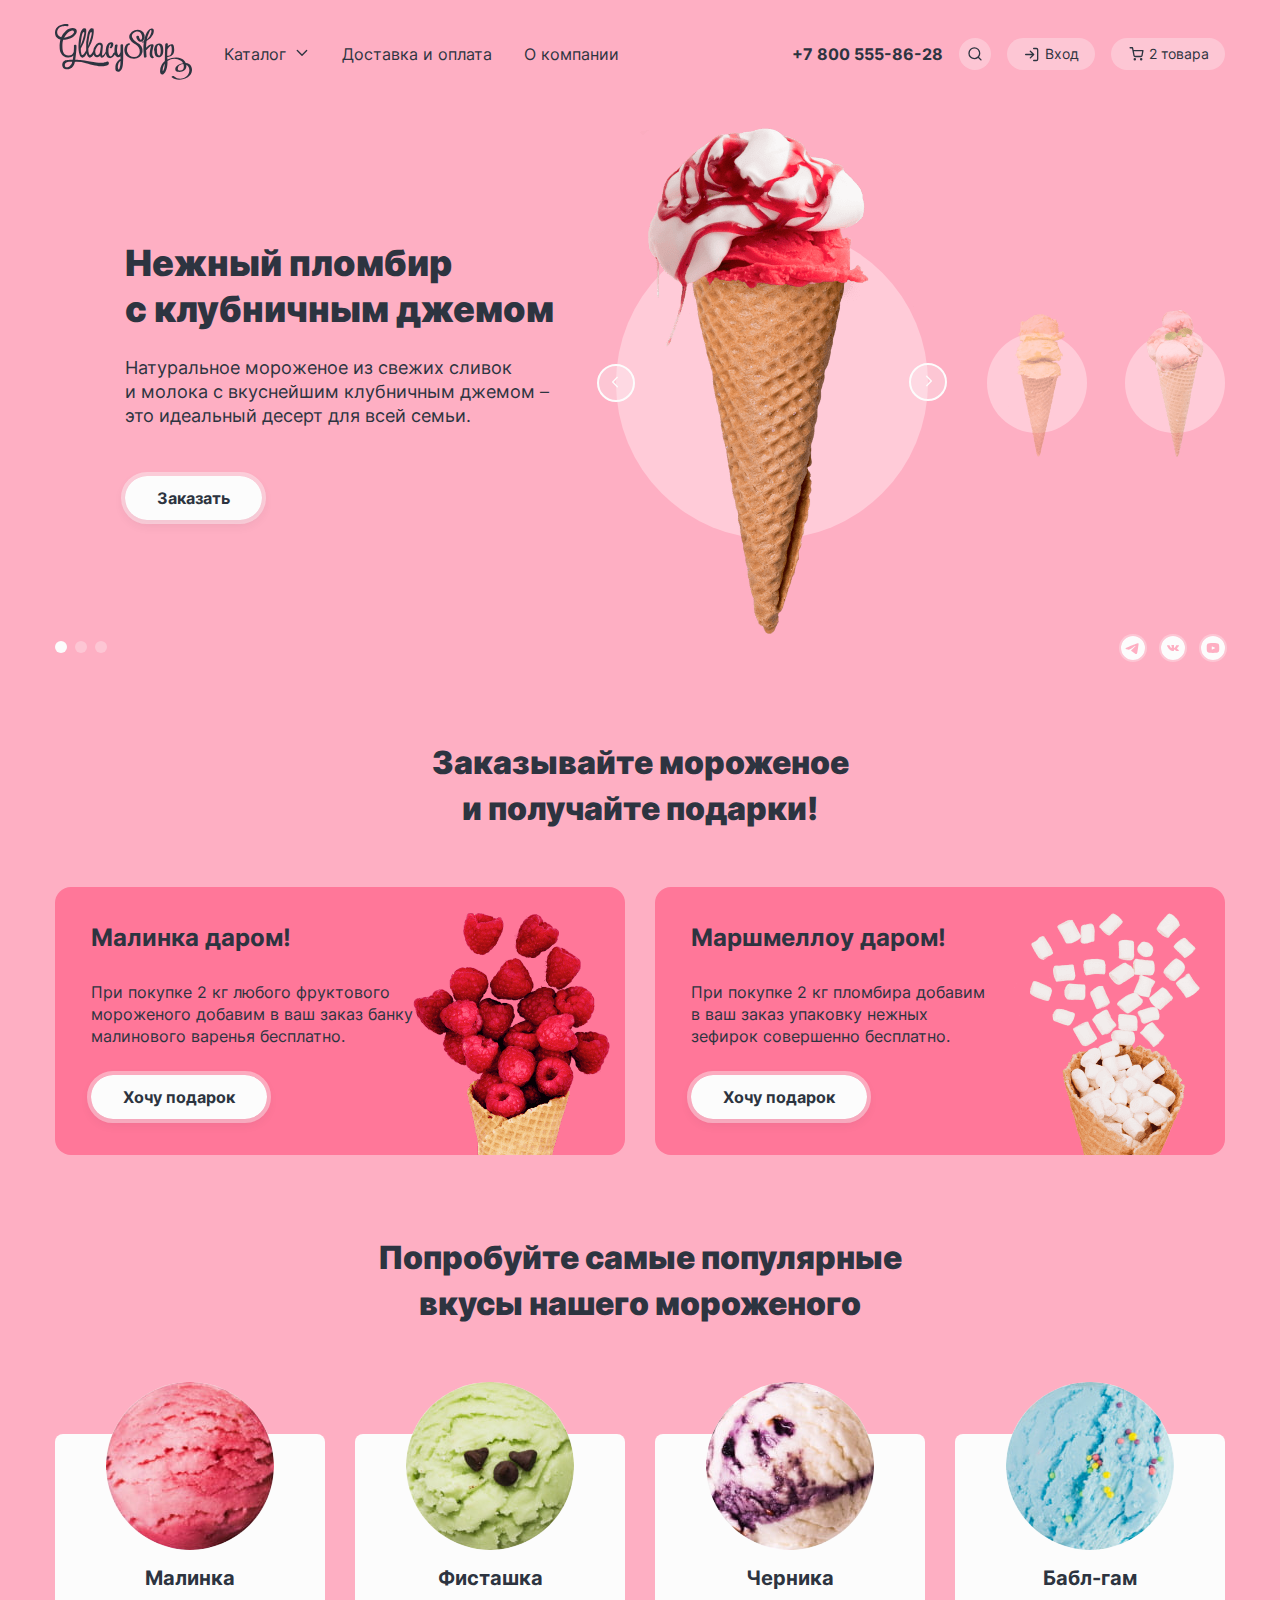
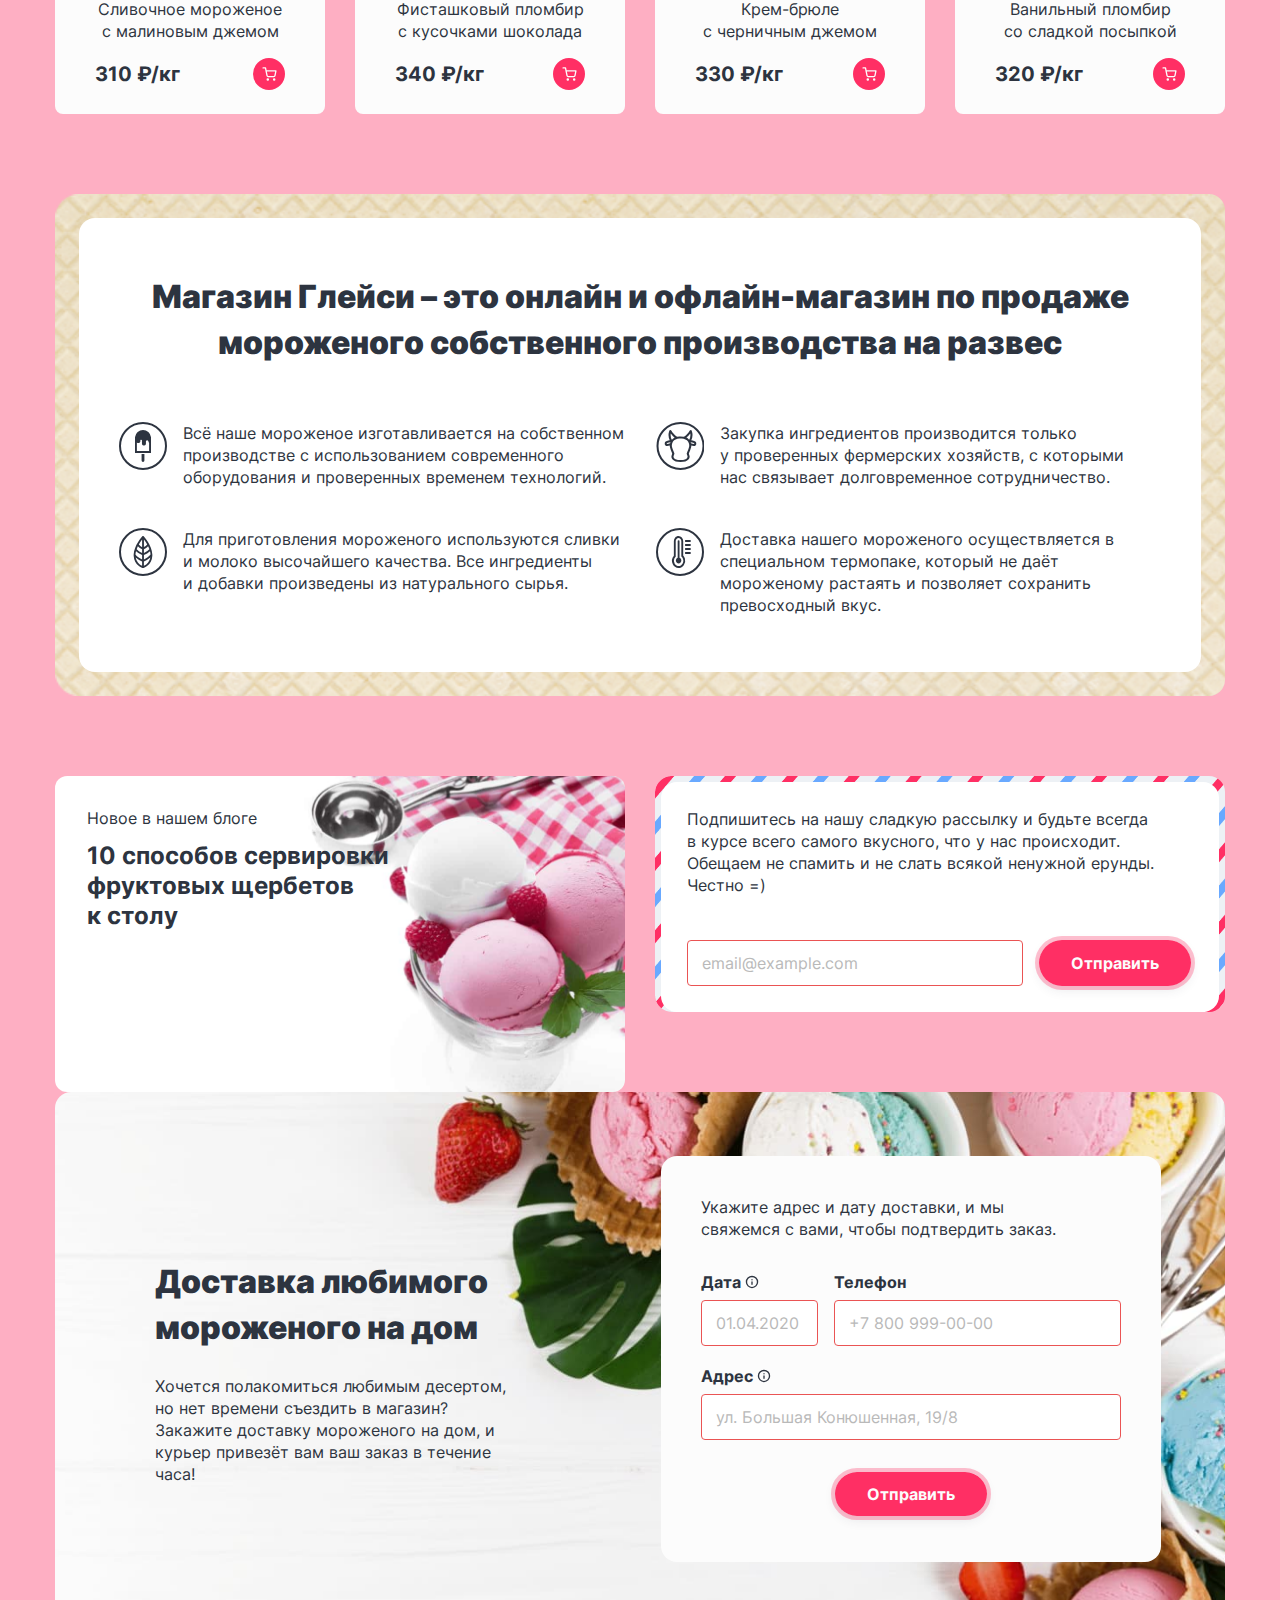
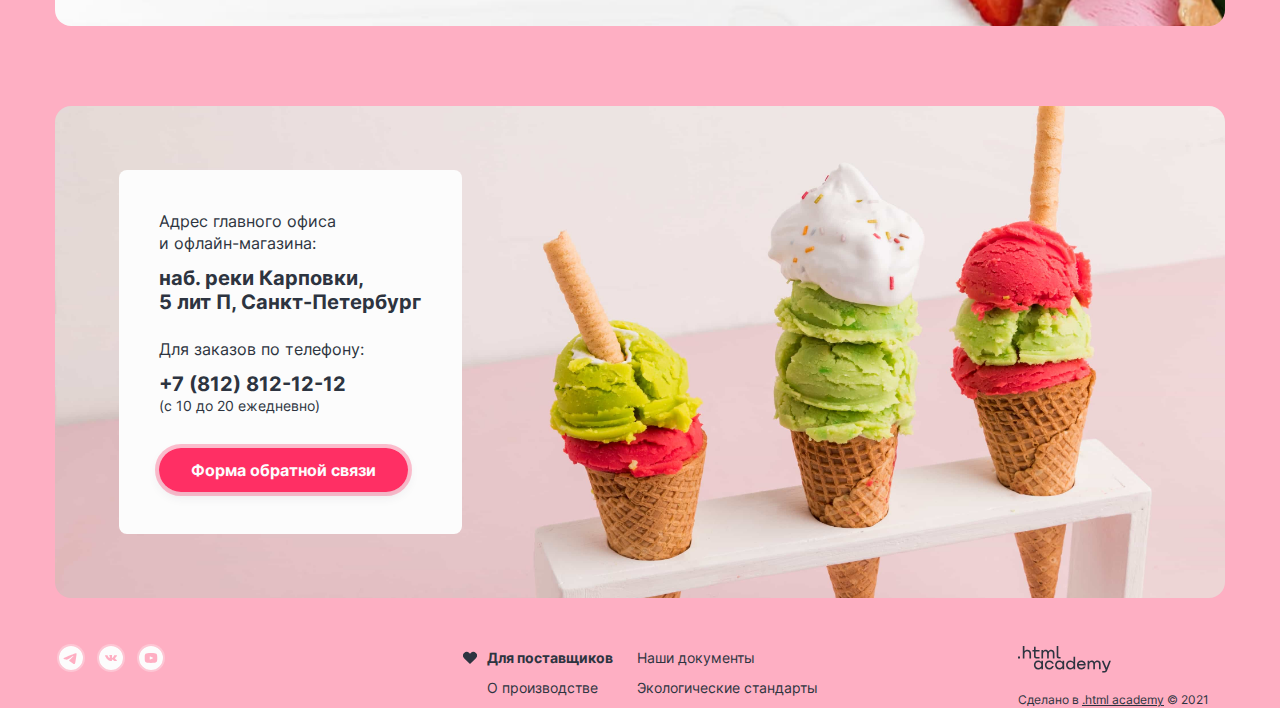
<file: 10/index.html>
<!DOCTYPE html>
<html lang="ru">

  <head>
    <meta charset="utf-8">
    <title>HTML Academy: Глейси</title>
    <link rel="stylesheet" href="styles/styles.css">
    <base href="https://htmlacademy-htmlcss.github.io/2145249-gllacy-35/10/">
</head>

  <body>
    <header class="page-header">
      <nav class="navigation">
        <a class="navigation-link logo">
          <span class="visually-hidden">Glassy shop</span>
          <img class="page-header-logo" src="images/logo.svg" width="137" height="56"
            alt="Логотип магазин мороженого «Glassy shop»">
        </a>
        <ul class="navigation-list navigation-info">
          <li class="navigation-item">
            <a class="navigation-link navigation-catalog" href="#">Каталог
              <svg class="navigation-icon" aria-hidden="true" focusable="false" width="16" height="17"
                viewBox="0 0 16 17" fill="none">
                <path fill-rule="evenodd" clip-rule="evenodd"
                  d="M3.8 7.05a.67.67 0 1 0-.93.95l4.66 4.66a.66.66 0 0 0 .95 0L13.14 8a.67.67 0 0 0-.94-.95L8 11.25l-4.2-4.2Z"
                  fill="currentColor" />
              </svg>
            </a>
            <div class="popover popover-catalog">
              <ul class="navigation-catalog-select">
                <li class="catalog-select-item novelties-item"><a href="catalog.html" class="novelties">Новинки</a></li>
                <li class="catalog-select-item"><a href="#">Сливочное</a></li>
                <li class="catalog-select-item"><a href="#">Щербеты</a></li>
                <li class="catalog-select-item"><a href="#">Фруктовый лед</a></li>
                <li class="catalog-select-item"><a href="#">Мелорин</a></li>
              </ul>
            </div>
          </li>
          <li class="navigation-item">
            <a class="navigation-link" href="deliver.html">Доставка и оплата</a>
          </li>
          <li class="navigation-item">
            <a class="navigation-link" href="about.html">О компании</a>
          </li>
        </ul>

        <ul class="navigation-list navigation-user">
          <li class="navigation-item navigation-phone">
            <a class="navigation-link link-phone" href="tel:+78005558628">+7 800 555-86-28</a>
          </li>
          <li class="navigation-item">
            <a class="navigation-link" href="#">
              <svg class="navigation-icon" aria-hidden="true" focusable="false" width="14" height="14" fill="none">
                <path fill="currentColor" fill-rule="evenodd"
                  d="M1.663 6.188a4.667 4.667 0 1 1 8.028 3.237.673.673 0 0 0-.123.124 4.667 4.667 0 0 1-7.904-3.361Zm8.412 4.688a5.975 5.975 0 0 1-3.745 1.312 6 6 0 1 1 6-6 5.975 5.975 0 0 1-1.312 3.745l2.45 2.45a.667.667 0 0 1 0 .943.667.667 0 0 1-.943 0l-2.45-2.45Z"
                  clip-rule="evenodd" />
              </svg>
              <span class="visually-hidden">Поиск</span></a>
            <div class="popover popover-search">
              <form class="search-form" action="https://echo.htmlacademy.ru/" method="post">
                <input class="search-form-field field" type="text" id="search-login" name="search-login"
                  placeholder="Поиск по сайту">
              </form>
            </div>
          </li>
          <li class="navigation-item">
            <a class="navigation-link navigation-link-text" href="#">
              <svg class="navigation-icon" aria-hidden="true" focusable="false" width="14" height="15" fill="none">
                <path fill="currentColor" fill-rule="evenodd"
                  d="M8 1.525a.667.667 0 0 1 .667-.667h2.666a2 2 0 0 1 2 2v9.333a2 2 0 0 1-2 2H8.667a.667.667 0 0 1 0-1.333h2.666a.667.667 0 0 0 .667-.667V2.858a.666.666 0 0 0-.667-.667H8.667A.667.667 0 0 1 8 1.525ZM4.862 3.72a.667.667 0 0 1 .943 0l3.329 3.329a.673.673 0 0 1 .129.177.664.664 0 0 1 .07.299.664.664 0 0 1-.2.476l-3.328 3.328a.667.667 0 1 1-.943-.942L7.057 8.19H.667a.667.667 0 1 1 0-1.333h6.39L4.862 4.663a.667.667 0 0 1 0-.943Z"
                  clip-rule="evenodd" />
              </svg>
              Вход</a>
            <div class="popover popover-enter">
              <div class="popover-content">
                <h2 class="popover-title">Личный кабинет</h2>
                <form class="auth-form" action="https://echo.htmlacademy.ru/" method="post">
                  <p class="field-group">
                    <label class="visually-hidden" for="auth-login">Логин</label>
                    <input class="auth-form-field field" type="text" id="auth-login" name="auth-login"
                      placeholder="email@example.com">
                  </p>
                  <p class="field-group">
                    <label class="visually-hidden" for="auth-password">Пароль</label>
                    <input class="auth-form-field field" type="password" id="auth-password" name="auth-password"
                      placeholder="&#x25CF;&#x25CF;&#x25CF;&#x25CF;&#x25CF;&#x25CF;">
                  </p>
                  <div class="field-group auth-form-user-options">
                    <button class="button popover-cart-button" type="submit">Войти</button>
                    <a class="auth-form-recovery auth-form-link" href="#">Забыли пароль?</a>
                    <a class="auth-form-register auth-form-link" href="#">Регистрация</a>
                  </div>
                </form>
              </div>
            </div>
          </li>
          <li class="navigation-item">
            <a class="navigation-link navigation-link-text" href="#">
              <svg class="navigation-icon" aria-hidden="true" focusable="false" width="15" height="14" fill="none">
                <path fill="currentColor" fill-rule="evenodd"
                  d="M1.167.108a.667.667 0 1 0 0 1.333h1.77l.468 2.336a.664.664 0 0 0 .011.053l.967 4.833a1.826 1.826 0 0 0 1.819 1.47h5.62a1.826 1.826 0 0 0 1.819-1.47l.001-.005.927-4.861a.667.667 0 0 0-.655-.792H4.611L4.138.644a.667.667 0 0 0-.654-.536H1.167ZM5.69 8.402l-.813-4.064h8.23l-.775 4.067a.492.492 0 0 1-.492.395H6.183a.492.492 0 0 1-.492-.397Zm-1.134 3.961a1.246 1.246 0 1 1 2.492 0 1.246 1.246 0 0 1-2.492 0Zm6.374 0a1.246 1.246 0 1 1 2.491 0 1.246 1.246 0 0 1-2.491 0Z"
                  clip-rule="evenodd" />
              </svg>
              2 товара</a>
            <div class="popover popover-cart">
              <div class="popover-content">
                <h2 class="popover-title">Корзина</h2>
                <ul class="cart-items-list">
                  <li class="cart-item">
                    <div class="cart-item-wrapper">
                      <img class="cart-item-image" src="images/catalog/ice-cream/raspberry.jpg" width="46" height="46"
                        alt="Мороженое 'Малинка'">
                      <p class="cart-item-title">Малинка</p>
                      <p class="cart-item-subtitle">1 кг х 310 ₽</p>
                    </div>
                    <p class="cart-item-price">310 ₽</p>
                    <button type="button" class="cart-item-button">
                      <svg width="16" height="16" fill="none" viewBox="0 0 16 16">
                        <path fill="currentColor" fill-rule="evenodd"
                          d="M12.803 4.138a.667.667 0 1 0-.943-.943L8 7.056l-3.862-3.86a.667.667 0 1 0-.943.942L7.056 8l-3.86 3.861a.667.667 0 1 0 .942.943L8 8.942l3.861 3.861a.667.667 0 1 0 .943-.943L8.942 8l3.861-3.862Z"
                          clip-rule="evenodd" />
                      </svg>
                      <span class="visually-hidden">Удалить из корзины</span>
                    </button>
                  </li>
                  <li class="cart-item">
                    <div class="cart-item-wrapper">
                      <img class="cart-item-image" src="images/catalog/ice-cream/bubble-gum.jpg" width="46" height="46"
                        alt="Мороженое 'Бабл-гам'">
                      <p class="cart-item-title">Бабл-гам</p>
                      <p class="cart-item-subtitle">1,5 кг х 320 ₽</p>
                    </div>
                    <p class="cart-item-price">480 ₽</p>
                    <button type="button" class="cart-item-button">
                      <svg width="16" height="16" fill="none" viewBox="0 0 16 16">
                        <path fill="currentColor" fill-rule="evenodd"
                          d="M12.803 4.138a.667.667 0 1 0-.943-.943L8 7.056l-3.862-3.86a.667.667 0 1 0-.943.942L7.056 8l-3.86 3.861a.667.667 0 1 0 .942.943L8 8.942l3.861 3.861a.667.667 0 1 0 .943-.943L8.942 8l3.861-3.862Z"
                          clip-rule="evenodd" />
                      </svg>
                      <span class="visually-hidden">Удалить из корзины</span>
                    </button>
                  </li>
                </ul>
                <div class="popover-footer">
                  <button class="button popover-cart-button" type="submit">Оформить заказ</button>
                  <p class="popover-footer-price">Итого: 790 ₽</p>
                </div>
              </div>
            </div>
            <div class="popover popover-cart popover-cart-empty">
              <h2 class="popover-title">Ваша корзина пока пуста</h2>
            </div>
          </li>
        </ul>
      </nav>
    </header>

    <main class="main-index main-container">
      <div class="page-container">
        <h1 class="visually-hidden">Магазин мороженого «Glassy shop»</h1>
        <section class="ice-cream-choice">
          <div class="choice-container">
            <h2 class="choice-title">Нежный пломбир <br>с клубничным джемом</h2>
            <p class="choice-description">Натуральное мороженое из свежих сливок <br>и молока с вкуснейшим клубничным
              джемом – это идеальный десерт для всей семьи. </p>
            <a class="button" href="#">Заказать</a>
          </div>
          <div class="slider-container">
            <button class="slider-button slider-prev" type="button">
              <svg class="slider-button-icon" width="16" height="16" viewBox="0 0 16 16">
                <path fill-rule="evenodd" clip-rule="evenodd"
                  d="M8.86 13.14a.66.66 0 0 0 .95-.95L5.6 8l4.2-4.2a.67.67 0 0 0-.95-.94L4.2 7.52a.66.66 0 0 0 0 .94l4.66 4.68Z" />
              </svg>
              <span class="visually-hidden">Предыдущее мороженое</span>
            </button>
            <div class="choice-slider">
              <div class="bg-slider-current"><img class="choice-slider-current" src="images/ice-cream-strawberry.png"
                  width="306" height="507" alt="Нежный пломбир с клубничным джемом"></div>
              <div class="bg-slider"><img class="choice-slider-next" src="images/ice-cream-banana-small.png" width="66"
                  height="150" alt="Сливочное мороженое со вкусом банана"></div>
              <div class="bg-slider"><img class="choice-slider-next" src="images/ice-cream-marshmallow-small.png"
                  width="66" height="150" alt="Карамельный пломбир с маршмеллоу"></div>
            </div>
            <button class="slider-button slider-next" type="button">
              <svg class="slider-button-icon" width="16" height="16" viewBox="0 0 16 16">
                <path fill-rule="evenodd" clip-rule="evenodd"
                  d="M7.14 2.86a.66.66 0 1 0-.95.95L10.4 8l-4.2 4.2a.67.67 0 0 0 .95.94l4.66-4.67a.66.66 0 0 0 0-.94L7.15 2.86Z" />
              </svg>
              <span class="visually-hidden">Следующее мороженое</span>
            </button>
          </div>
          <footer class="choice">
            <ol class="choice-slider-pagination">
              <li class="slider-pagination-item">
                <button class="slider-pagination-button slider-pagination-button-current" type="button"><span
                    class="visually-hidden">1 фото</span></button>
              </li>
              <li class="slider-pagination-item">
                <button class="slider-pagination-button" type="button"><span class="visually-hidden">2
                    фото</span></button>
              </li>
              <li class="slider-pagination-item">
                <button class="slider-pagination-button" type="button">

                  <span class="visually-hidden">3
                    фото</span></button>
              </li>
            </ol>
            <ul class="choice-social-list">
              <li class="choice-social-item">
                <a class="social-link social-link-telegram" href="https://t.me/htmlacademy">
                  <svg class="social-icon" aria-hidden="true" focusable="false" width="24" height="24"
                    viewBox="0 0 24 24" fill="none">
                    <path fill-rule="evenodd" clip-rule="evenodd"
                      d="M24 12a12 12 0 1 1-24 0 12 12 0 0 1 24 0ZM12.43 8.86c-1.17.48-3.5 1.49-7 3.01-.57.23-.86.45-.9.67-.04.36.42.5 1.04.7l.27.08c.6.2 1.43.44 1.86.45.39 0 .82-.16 1.3-.48 3.27-2.21 4.96-3.33 5.06-3.35.08-.02.18-.04.25.02.07.07.07.18.06.22-.05.19-1.84 1.86-2.77 2.72a28.24 28.24 0 0 0-.82.79c-.57.54-1 .96.02 1.63.5.32.89.59 1.28.85a88.77 88.77 0 0 0 1.8 1.23c.5.35.95.67 1.5.62.32-.03.65-.33.82-1.23.4-2.13 1.18-6.73 1.36-8.63.01-.16 0-.31-.02-.47a.5.5 0 0 0-.17-.33.78.78 0 0 0-.46-.14c-.46.01-1.15.25-4.48 1.64Z" />
                  </svg>
                  <span class="visually-hidden">Телеграм</span>
                </a>
              </li>
              <li class="choice-social-item">
                <a class="social-link social-link-vk" href="https://vk.com/htmlacademy">
                  <svg class="social-icon" aria-hidden="true" focusable="false" width="24" height="24"
                    viewBox="0 0 24 24" fill="none">
                    <path fill-rule="evenodd" clip-rule="evenodd"
                      d="M24 12a12 12 0 1 1-24 0 12 12 0 0 1 24 0Zm-11.41 2.97h-.72s-1.58.09-2.98-1.18C7.37 12.4 6.03 9.65 6.03 9.65s-.07-.18 0-.27c.1-.1.36-.1.36-.1l1.72-.01s.16.02.27.1c.1.05.15.17.15.17s.28.61.65 1.17c.71 1.08 1.05 1.32 1.29 1.2.35-.16.25-1.53.25-1.53s0-.5-.18-.71c-.14-.17-.41-.22-.53-.24-.1-.01.06-.2.26-.3.31-.13.86-.13 1.5-.13.5 0 .65.03.84.07.46.1.44.41.41 1.08l-.02.7v.18c-.01.34-.02.73.23.88.13.07.45 0 1.26-1.19.38-.56.66-1.23.66-1.23s.07-.12.16-.17c.1-.05.24-.04.24-.04h1.8s.54-.06.63.15c.1.23-.2.75-.94 1.61-.7.82-1.03 1.12-1 1.38.01.2.23.38.66.72.89.73 1.13 1.1 1.18 1.2l.01.01c.4.58-.44.62-.44.62l-1.6.02s-.34.06-.8-.2a3.94 3.94 0 0 1-.69-.6c-.33-.34-.65-.66-.91-.58-.45.12-.44.96-.44.96s0 .18-.1.28c-.1.1-.32.12-.32.12Z" />
                  </svg>
                  <span class="visually-hidden">ВКонтакте</span>
                </a>
              </li>
              <li class="choice-social-item">
                <a class="social-link social-link-youtube" href="https://www.youtube.com/user/htmlacademyru">
                  <svg class="social-icon" aria-hidden="true" focusable="false" width="24" height="24"
                    viewBox="0 0 24 24" fill="none">
                    <path
                      d="m14 11.8-2.8-1.32c-.25-.11-.45.01-.45.29v2.46c0 .28.2.4.45.29L14 12.2c.25-.12.25-.3 0-.42ZM12 0a12 12 0 1 0 0 24 12 12 0 0 0 0-24Zm0 16.88c-6.14 0-6.25-.56-6.25-4.88s.1-4.88 6.25-4.88c6.14 0 6.25.56 6.25 4.88s-.1 4.88-6.25 4.88Z" />
                  </svg>
                  <span class="visually-hidden">YouTube</span>
                </a>
              </li>
            </ul>
          </footer>
        </section>
        <section class="presents">
          <h2>Заказывайте мороженое и получайте подарки!</h2>
          <div class="presents-container">
            <article class="present raspberry">
              <h3 class="present-title">Малинка даром!</h3>
              <p class="present-description">При покупке 2 кг любого фруктового мороженого добавим в ваш заказ банку
                малинового варенья бесплатно.</p>
              <a class="button button-present" href="#">Хочу подарок</a>
            </article>
            <article class="present marshmallow">
              <h3 class="present-title">Маршмеллоу даром!</h3>
              <p class="present-description">При покупке 2 кг пломбира добавим<br> в ваш заказ упаковку нежных<br>
                зефирок
                совершенно бесплатно.</p>
              <a class="button button-present" href="#">Хочу подарок</a>
            </article>
          </div>
        </section>
        <section class="popular-tastes">
          <h2>Попробуйте самые популярные вкусы нашего мороженого</h2>
          <ul class="product-list">
            <li class="product-card">
              <a class="product-card-link" href="product.html">
                <img class="product-card-image" src="images/catalog/ice-cream/raspberry.jpg" width="168" height="168"
                  alt="Мороженое 'Малинка'">
              </a>
              <div class="product-card-content">
                <a class="product-card-link" href="">
                  <h3 class="product-card-title">Малинка</h3>
                </a>
                <p class="product-card-description">Сливочное мороженое с малиновым джемом</p>
                <div class="card-price-wrapper">
                  <b class="product-card-price">310 ₽/<span>кг</span></b>
                  <a class="product-card-button" href="#">
                    <svg class="basket-icon" aria-hidden="true" focusable="false" width="15" height="14"
                      viewBox="0 0 15 14" fill="none">
                      <path fill-rule="evenodd" clip-rule="evenodd"
                        d="M1.17.25a.67.67 0 1 0 0 1.33h1.77l.47 2.34v.05l.97 4.84a1.83 1.83 0 0 0 1.82 1.46h5.62a1.83 1.83 0 0 0 1.82-1.46V8.8l.93-4.86a.67.67 0 0 0-.66-.8h-9.3L4.14.8a.67.67 0 0 0-.66-.54H1.17Zm4.52 8.3-.81-4.07h8.23l-.78 4.07a.5.5 0 0 1-.49.4H6.18a.5.5 0 0 1-.49-.4ZM4.56 12.5a1.25 1.25 0 1 1 2.49 0 1.25 1.25 0 0 1-2.5 0Zm6.37 0a1.25 1.25 0 1 1 2.5 0 1.25 1.25 0 0 1-2.5 0Z" />
                    </svg>
                    <span class="visually-hidden">Положить в
                      корзину</span></a>
                </div>
              </div>
            </li>
            <li class="product-card">
              <a class="product-card-link" href="product.html">
                <img class="product-card-image" src="images/catalog/ice-cream/pistachio.jpg" width="168" height="168"
                  alt="Мороженое 'Фисташка'">
              </a>
              <div class="product-card-content">
                <a class="product-card-link" href="">
                  <h3 class="product-card-title">Фисташка</h3>
                </a>
                <p class="product-card-description">Фисташковый пломбир с кусочками шоколада</p>
                <div class="card-price-wrapper">
                  <b class="product-card-price">340 ₽/<span>кг</span></b>
                  <a class="product-card-button" href="#">
                    <svg class="basket-icon" aria-hidden="true" focusable="false" width="15" height="14"
                      viewBox="0 0 15 14" fill="none">
                      <path fill-rule="evenodd" clip-rule="evenodd"
                        d="M1.17.25a.67.67 0 1 0 0 1.33h1.77l.47 2.34v.05l.97 4.84a1.83 1.83 0 0 0 1.82 1.46h5.62a1.83 1.83 0 0 0 1.82-1.46V8.8l.93-4.86a.67.67 0 0 0-.66-.8h-9.3L4.14.8a.67.67 0 0 0-.66-.54H1.17Zm4.52 8.3-.81-4.07h8.23l-.78 4.07a.5.5 0 0 1-.49.4H6.18a.5.5 0 0 1-.49-.4ZM4.56 12.5a1.25 1.25 0 1 1 2.49 0 1.25 1.25 0 0 1-2.5 0Zm6.37 0a1.25 1.25 0 1 1 2.5 0 1.25 1.25 0 0 1-2.5 0Z" />
                    </svg>
                    <span class="visually-hidden">Положить в
                      корзину</span></a>
                </div>
              </div>
            </li>
            <li class="product-card">
              <a class="product-card-link" href="product.html">
                <img class="product-card-image" src="images/catalog/ice-cream/blueberry.jpg" width="168" height="168"
                  alt="Мороженое 'Черника'">
              </a>
              <div class="product-card-content">
                <a class="product-card-link" href="">
                  <h3 class="product-card-title">Черника</h3>
                </a>
                <p class="product-card-description">Крем-брюле <br> с черничным джемом</p>
                <div class="card-price-wrapper">
                  <b class="product-card-price">330 ₽/<span>кг</span></b>
                  <a class="product-card-button" href="#">
                    <svg class="basket-icon" aria-hidden="true" focusable="false" width="15" height="14"
                      viewBox="0 0 15 14" fill="none">
                      <path fill-rule="evenodd" clip-rule="evenodd"
                        d="M1.17.25a.67.67 0 1 0 0 1.33h1.77l.47 2.34v.05l.97 4.84a1.83 1.83 0 0 0 1.82 1.46h5.62a1.83 1.83 0 0 0 1.82-1.46V8.8l.93-4.86a.67.67 0 0 0-.66-.8h-9.3L4.14.8a.67.67 0 0 0-.66-.54H1.17Zm4.52 8.3-.81-4.07h8.23l-.78 4.07a.5.5 0 0 1-.49.4H6.18a.5.5 0 0 1-.49-.4ZM4.56 12.5a1.25 1.25 0 1 1 2.49 0 1.25 1.25 0 0 1-2.5 0Zm6.37 0a1.25 1.25 0 1 1 2.5 0 1.25 1.25 0 0 1-2.5 0Z" />
                    </svg>
                    <span class="visually-hidden">Положить в
                      корзину</span></a>
                </div>
              </div>
            </li>
            <li class="product-card">
              <a class="product-card-link" href="product.html">
                <img class="product-card-image" src="images/catalog/ice-cream/bubble-gum.jpg" width="168" height="168"
                  alt="Мороженое 'Бабл-гам'">
              </a>
              <div class="product-card-content">
                <a class="product-card-link" href="">
                  <h3 class="product-card-title">Бабл-гам</h3>
                </a>
                <p class="product-card-description">Ванильный пломбир <br> со сладкой посыпкой</p>
                <div class="card-price-wrapper">
                  <b class="product-card-price">320 ₽/<span>кг</span></b>
                  <a class="product-card-button" href="#">
                    <svg class="basket-icon" aria-hidden="true" focusable="false" width="15" height="14"
                      viewBox="0 0 15 14" fill="none">
                      <path fill-rule="evenodd" clip-rule="evenodd"
                        d="M1.17.25a.67.67 0 1 0 0 1.33h1.77l.47 2.34v.05l.97 4.84a1.83 1.83 0 0 0 1.82 1.46h5.62a1.83 1.83 0 0 0 1.82-1.46V8.8l.93-4.86a.67.67 0 0 0-.66-.8h-9.3L4.14.8a.67.67 0 0 0-.66-.54H1.17Zm4.52 8.3-.81-4.07h8.23l-.78 4.07a.5.5 0 0 1-.49.4H6.18a.5.5 0 0 1-.49-.4ZM4.56 12.5a1.25 1.25 0 1 1 2.49 0 1.25 1.25 0 0 1-2.5 0Zm6.37 0a1.25 1.25 0 1 1 2.5 0 1.25 1.25 0 0 1-2.5 0Z" />
                    </svg>
                    <span class="visually-hidden">Положить в
                      корзину</span></a>
                </div>
              </div>
            </li>
          </ul>
        </section>
        <section class="about">
          <div class="about-container">
            <h2 class="visually-hidden">О магазине Глейси</h2>
            <p class="about-title">Магазин Глейси – это онлайн и офлайн-магазин по продаже мороженого собственного
              производства на развес</p>
            <ul class="about-advantages-list">
              <li class="about-advantages-item">
                <p class="about-advantages-description about-ice-cream">Всё наше мороженое изготавливается на
                  собственном производстве с
                  использованием современного оборудования и проверенных временем технологий.</p>
              </li>
              <li class="about-advantages-item">
                <p class="about-advantages-description about-cow">Закупка ингредиентов производится только <br> у
                  проверенных
                  фермерских хозяйств, с которыми <br> нас связывает долговременное сотрудничество.</p>
              </li>
              <li class="about-advantages-item">
                <p class="about-advantages-description about-leaf">Для приготовления мороженого используются сливки и
                  молоко
                  высочайшего качества. Все ингредиенты <br> и добавки произведены из натурального сырья.</p>
              </li>
              <li class="about-advantages-item">
                <p class="about-advantages-description about-thermometer">Доставка нашего мороженого осуществляется в
                  специальном
                  термопаке, который не даёт мороженому растаять и позволяет сохранить превосходный вкус.</p>
              </li>
            </ul>
          </div>
        </section>
        <div class="news-subscribe-container">
          <article class="news">
            <a class="main-news-link" href="#">
              <h2>Новое в нашем блоге</h2>
              <p>10 способов сервировки фруктовых щербетов<br> к столу</p>
            </a>
          </article>
          <section class="subscribe">
            <div class="subscribe-container">
              <h2 class="visually-hidden">Подпишитесь на рассылку</h2>
              <p>Подпишитесь на нашу сладкую рассылку и будьте всегда <br> в курсе всего самого вкусного, что у нас
                происходит.
                Обещаем не спамить и не слать всякой ненужной ерунды. Честно =)</p>
              <form class="subscribe-form" action="https://echo.htmlacademy.ru/" method="post">
                <label class="visually-hidden" for="subscribe-email">Email</label>
                <input class="field field-email" placeholder="email@example.com" type="email" name="subscribe-email"
                  id="subscribe-email" required>
                <button class="button subscribe-button" type="submit">Отправить</button>
              </form>
            </div>
          </section>
        </div>
        <section class="appointment">
          <div class="appointment-container">
            <div class="appointment-wrapper">
              <h2 class="appointment-title">Доставка любимого мороженого на дом</h2>
              <p class="appointment-description">Хочется полакомиться любимым десертом,<br> но нет времени съездить в
                магазин?
                Закажите доставку мороженого на дом, и курьер привезёт вам ваш заказ в течение часа!</p>
            </div>
            <div class="appointment-container-form">
              <p class="appointment-form-description">Укажите адрес и дату доставки, и мы свяжемся с вами, чтобы
                подтвердить заказ.</p>
              <form class="appointment-form" action="https://echo.htmlacademy.ru/" method="post">
                <p class="appointment-form-date field-group">
                  <span class="form-label  form-label-icon">
                    <label class="form-label" for="appointment-date">Дата</label>
                    <span class="tooltip">
                      <button class="tooltip-toggle" type="button" aria-labelledby="tooltip-label-date">
                        <svg class="tooltip-icon" xmlns="http://www.w3.org/2000/svg" width="14" height="14"
                          fill="currentColor" viewBox="0 0 14 14">
                          <g clip-path="url(#a)">
                            <path fill-rule="evenodd"
                              d="M7 2.125a4.875 4.875 0 1 0 0 9.75 4.875 4.875 0 0 0 0-9.75ZM.792 7a6.209 6.209 0 1 1 12.417 0A6.209 6.209 0 0 1 .792 7ZM7 6.333c.368 0 .667.299.667.667v2.217a.667.667 0 0 1-1.334 0V7c0-.368.299-.667.667-.667Zm0-2.216A.667.667 0 0 0 7 5.45h.006a.667.667 0 0 0 0-1.333H7Z"
                              clip-rule="evenodd" />
                          </g>
                          <defs>
                            <clipPath id="a">
                              <path fill="#fff" d="M0 0h14v14H0z" />
                            </clipPath>
                          </defs>
                        </svg>
                      </button>
                      <span class="tooltip-text" role="tooltip" id="tooltip-label-date">Укажите желаемую дату
                        доставки</span>
                    </span>
                  </span>
                  <input class="field" type="text" id="appointment-date" name="appointment-date"
                    placeholder="01.04.2020" required>
                </p>
                <p class="appointment-form-phone field-group">
                  <label class="form-label" for="appointment-phone">Телефон</label>
                  <input class="field" type="text" id="appointment-phone" name="appointment-phone"
                    placeholder="+7 800 999-00-00" required>
                </p>
                <p class="appointment-form-adress field-group">
                  <span class="form-label form-label-icon">
                    <label class="form-label" for="appointment-adress">Адрес</label>
                    <span class="tooltip">
                      <button class="tooltip-toggle" type="button" aria-labelledby="tooltip-label-date">
                        <svg class="tooltip-icon" xmlns="http://www.w3.org/2000/svg" width="14" height="14"
                          fill="currentColor" viewBox="0 0 14 14">
                          <g clip-path="url(#a)">
                            <path fill-rule="evenodd"
                              d="M7 2.125a4.875 4.875 0 1 0 0 9.75 4.875 4.875 0 0 0 0-9.75ZM.792 7a6.209 6.209 0 1 1 12.417 0A6.209 6.209 0 0 1 .792 7ZM7 6.333c.368 0 .667.299.667.667v2.217a.667.667 0 0 1-1.334 0V7c0-.368.299-.667.667-.667Zm0-2.216A.667.667 0 0 0 7 5.45h.006a.667.667 0 0 0 0-1.333H7Z"
                              clip-rule="evenodd" />
                          </g>
                          <defs>
                            <clipPath id="a">
                              <path fill="#fff" d="M0 0h14v14H0z" />
                            </clipPath>
                          </defs>
                        </svg>
                      </button>
                      <span class="tooltip-text" role="tooltip" id="tooltip-label-date">Введите название улицы, дома и
                        квартиры</span>
                    </span>
                  </span>
                  <input class="field" type="text" id="appointment-adress" name="appointment-adress"
                    placeholder="ул. Большая Конюшенная, 19/8" required>
                </p>
                <button class="button appointment-button" type="submit">Отправить</button>
              </form>
            </div>
          </div>
        </section>
        <section class="contacts">
          <div class="contacts-container">
            <h2 class="contacts-title visually-hidden">Контакты</h2>
            <h3 class="contacts-subtitle">Адрес главного офиса и офлайн-магазина:</h3>
            <address class="contacts-address">
              <p class="contacts-address-text">наб. реки Карповки, <br> 5 лит П, Санкт-Петербург</p>
            </address>
            <h3 class="contacts-subtitle contacts-subtitle-phone">Для заказов по телефону:</h3>
            <address class="contacts-phone">
              <a class="contacts-phone" href="tel:+78128121212">+7 (812) 812-12-12</a>
            </address>
            <p class="contacts-time">(с 10 до 20 ежедневно)</p>
            <a class="button button-feedback" href="#">Форма обратной связи</a>
          </div>
        </section>
      </div>
    </main>

    <footer>
      <div class="page-footer-container">
        <section class="footer-social">
          <h2 class="visually-hidden">Социальные сети</h2>
          <ul class="choice-social-list footer-social-list">
            <li class="choice-social-item">
              <a class="social-link social-link-telegram" href="https://t.me/htmlacademy">
                <svg class="social-icon" aria-hidden="true" focusable="false" width="24" height="24" viewBox="0 0 24 24"
                  fill="none">
                  <path fill-rule="evenodd" clip-rule="evenodd"
                    d="M24 12a12 12 0 1 1-24 0 12 12 0 0 1 24 0ZM12.43 8.86c-1.17.48-3.5 1.49-7 3.01-.57.23-.86.45-.9.67-.04.36.42.5 1.04.7l.27.08c.6.2 1.43.44 1.86.45.39 0 .82-.16 1.3-.48 3.27-2.21 4.96-3.33 5.06-3.35.08-.02.18-.04.25.02.07.07.07.18.06.22-.05.19-1.84 1.86-2.77 2.72a28.24 28.24 0 0 0-.82.79c-.57.54-1 .96.02 1.63.5.32.89.59 1.28.85a88.77 88.77 0 0 0 1.8 1.23c.5.35.95.67 1.5.62.32-.03.65-.33.82-1.23.4-2.13 1.18-6.73 1.36-8.63.01-.16 0-.31-.02-.47a.5.5 0 0 0-.17-.33.78.78 0 0 0-.46-.14c-.46.01-1.15.25-4.48 1.64Z" />
                </svg>
                <span class="visually-hidden">Телеграм</span>
              </a>
            </li>
            <li class="choice-social-item">
              <a class="social-link social-link-vk" href="https://vk.com/htmlacademy">
                <svg class="social-icon" aria-hidden="true" focusable="false" width="24" height="24" viewBox="0 0 24 24"
                  fill="none">
                  <path fill-rule="evenodd" clip-rule="evenodd"
                    d="M24 12a12 12 0 1 1-24 0 12 12 0 0 1 24 0Zm-11.41 2.97h-.72s-1.58.09-2.98-1.18C7.37 12.4 6.03 9.65 6.03 9.65s-.07-.18 0-.27c.1-.1.36-.1.36-.1l1.72-.01s.16.02.27.1c.1.05.15.17.15.17s.28.61.65 1.17c.71 1.08 1.05 1.32 1.29 1.2.35-.16.25-1.53.25-1.53s0-.5-.18-.71c-.14-.17-.41-.22-.53-.24-.1-.01.06-.2.26-.3.31-.13.86-.13 1.5-.13.5 0 .65.03.84.07.46.1.44.41.41 1.08l-.02.7v.18c-.01.34-.02.73.23.88.13.07.45 0 1.26-1.19.38-.56.66-1.23.66-1.23s.07-.12.16-.17c.1-.05.24-.04.24-.04h1.8s.54-.06.63.15c.1.23-.2.75-.94 1.61-.7.82-1.03 1.12-1 1.38.01.2.23.38.66.72.89.73 1.13 1.1 1.18 1.2l.01.01c.4.58-.44.62-.44.62l-1.6.02s-.34.06-.8-.2a3.94 3.94 0 0 1-.69-.6c-.33-.34-.65-.66-.91-.58-.45.12-.44.96-.44.96s0 .18-.1.28c-.1.1-.32.12-.32.12Z" />
                </svg>
                <span class="visually-hidden">ВКонтакте</span>
              </a>
            </li>
            <li class="choice-social-item">
              <a class="social-link social-link-youtube" href="https://www.youtube.com/user/htmlacademyru">
                <svg class="social-icon" aria-hidden="true" focusable="false" width="24" height="24" viewBox="0 0 24 24"
                  fill="none">
                  <path
                    d="m14 11.8-2.8-1.32c-.25-.11-.45.01-.45.29v2.46c0 .28.2.4.45.29L14 12.2c.25-.12.25-.3 0-.42ZM12 0a12 12 0 1 0 0 24 12 12 0 0 0 0-24Zm0 16.88c-6.14 0-6.25-.56-6.25-4.88s.1-4.88 6.25-4.88c6.14 0 6.25.56 6.25 4.88s-.1 4.88-6.25 4.88Z" />
                </svg>
                <span class="visually-hidden">YouTube</span>
              </a>
            </li>
          </ul>
        </section>
        <section class="footer-navigation">
          <ul class="footer-navigation-list">
            <li class="footer-navigation-item favorite"><a href="#">Для поставщиков</a></li>
            <li class="footer-navigation-item"><a href="#">Наши документы</a></li>
            <li class="footer-navigation-item"><a href="#">О производстве</a></li>
            <li class="footer-navigation-item"><a href="#">Экологические стандарты</a></li>
          </ul>
        </section>
        <section class="footer-about">
          <a class="htmlacademy-link" href="https://htmlacademy.ru/"><img class="logo-html"
              src="images/logo_htmlacademy.svg" width="93" height="27" alt="Логотип HTML Academy"></a>
          <p class="about-text">Сделано в <a class="htmlacademy-link" href="https://htmlacademy.ru/">.html academy</a>
            &#169; 2021</p>
        </section>
      </div>
    </footer>

    <div class="modal-container modal-container-close">
      <div class="modal modal-feedback">
        <button class="modal-close-button">
          <span class="visually-hidden">Закрыть</span>
        </button>
        <section class="modal-content">
          <h2 class="modal-title">Мы обязательно ответим вам!</h2>
          <form class="feedback-form" action="https://echo.htmlacademy.ru/" method="post">
            <p class="field-group">
              <label class="visually-hidden" for="feedback-name">Имя и фамилия</label>
              <input class="feedback-form-field field" type="text" id="feedback-name" name="feedback-name"
                placeholder="Имя и фамилия" required>
            </p>
            <p class="field-group">
              <label class="visually-hidden" for="feedback-email">Пароль</label>
              <input class="feedback-form-field field" type="email" id="feedback-email" name="feedback-email"
                placeholder="email@example.com" required>
            </p>
            <p class="field-group">
              <label class="visually-hidden" for="feedback-request">В свободной форме</label>
              <textarea class="feedback-form-field field" name="feedback-request" id="feedback-request" cols="30"
                rows="6" placeholder="В свободной форме"></textarea>
            </p>
            <button class="button feedback-button" type="submit">Отправить</button>
          </form>
        </section>
      </div>
    </div>

  </body>

</html>
</file>
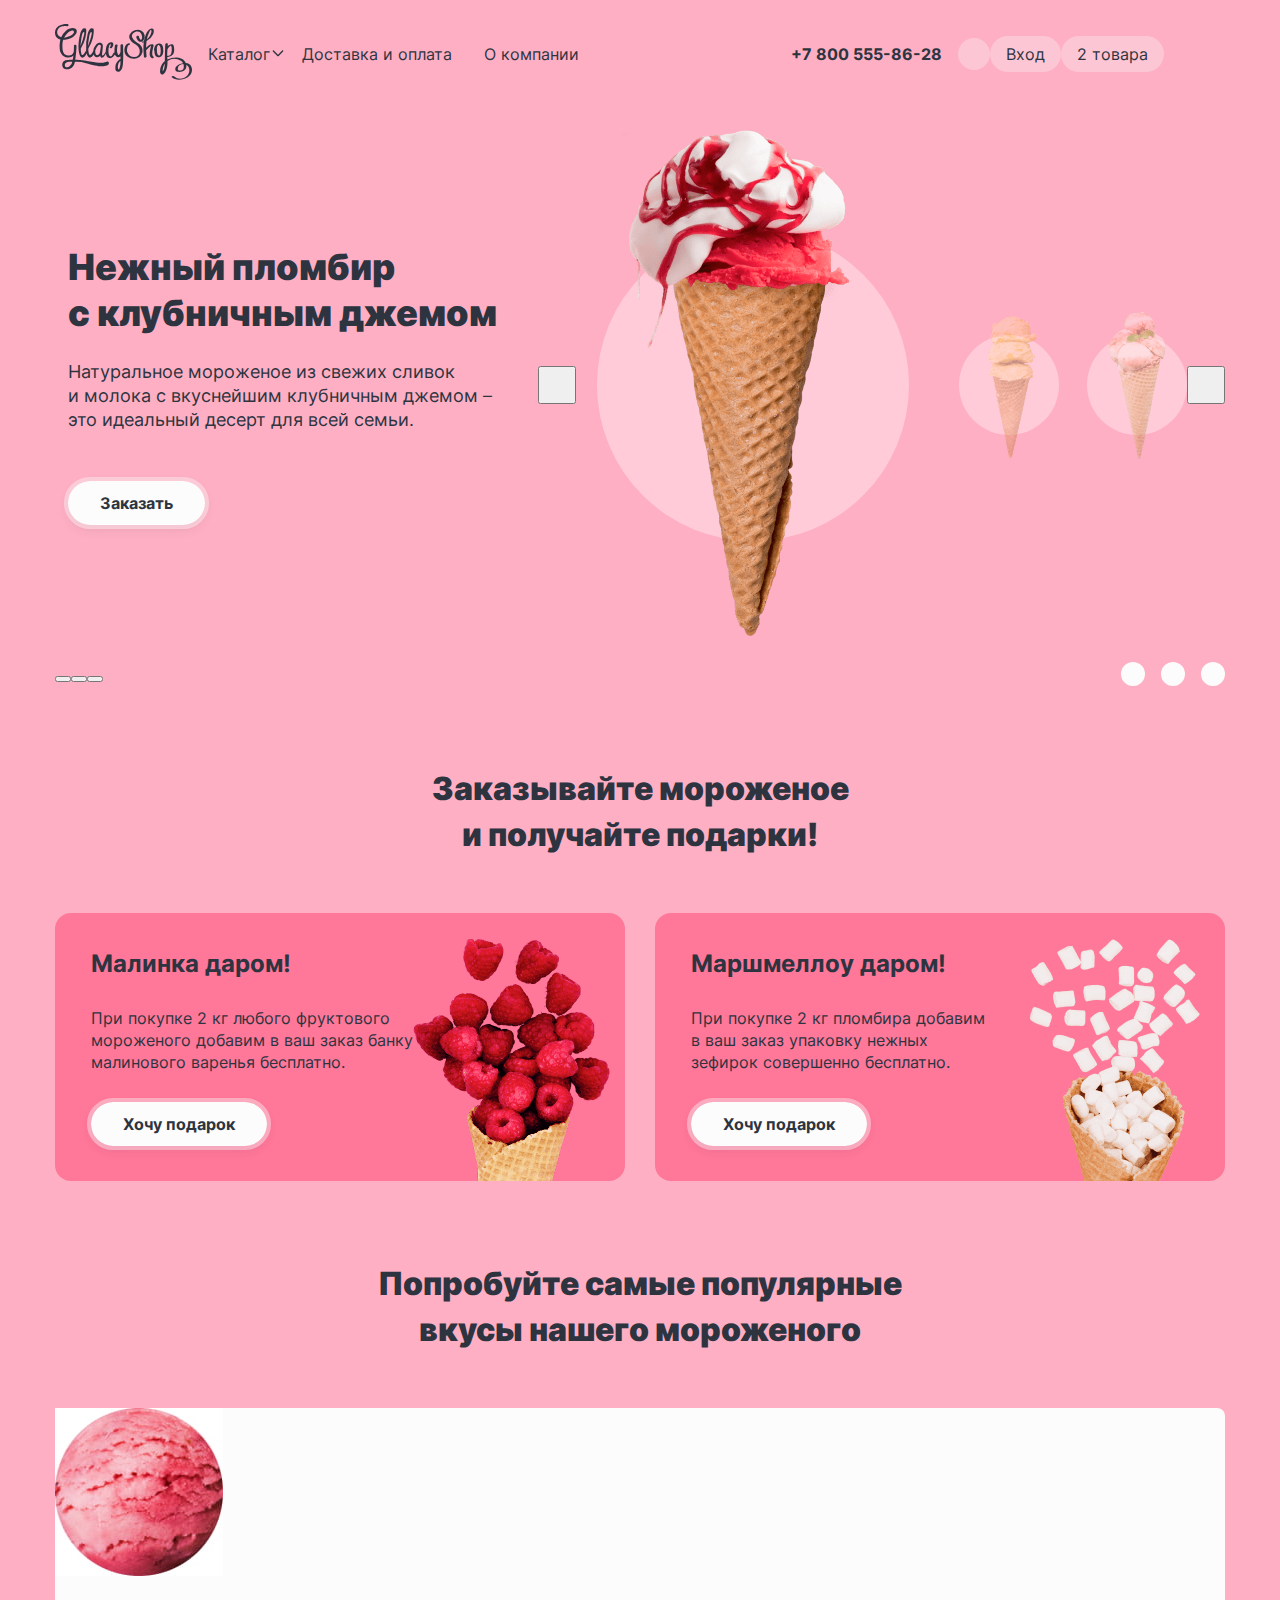
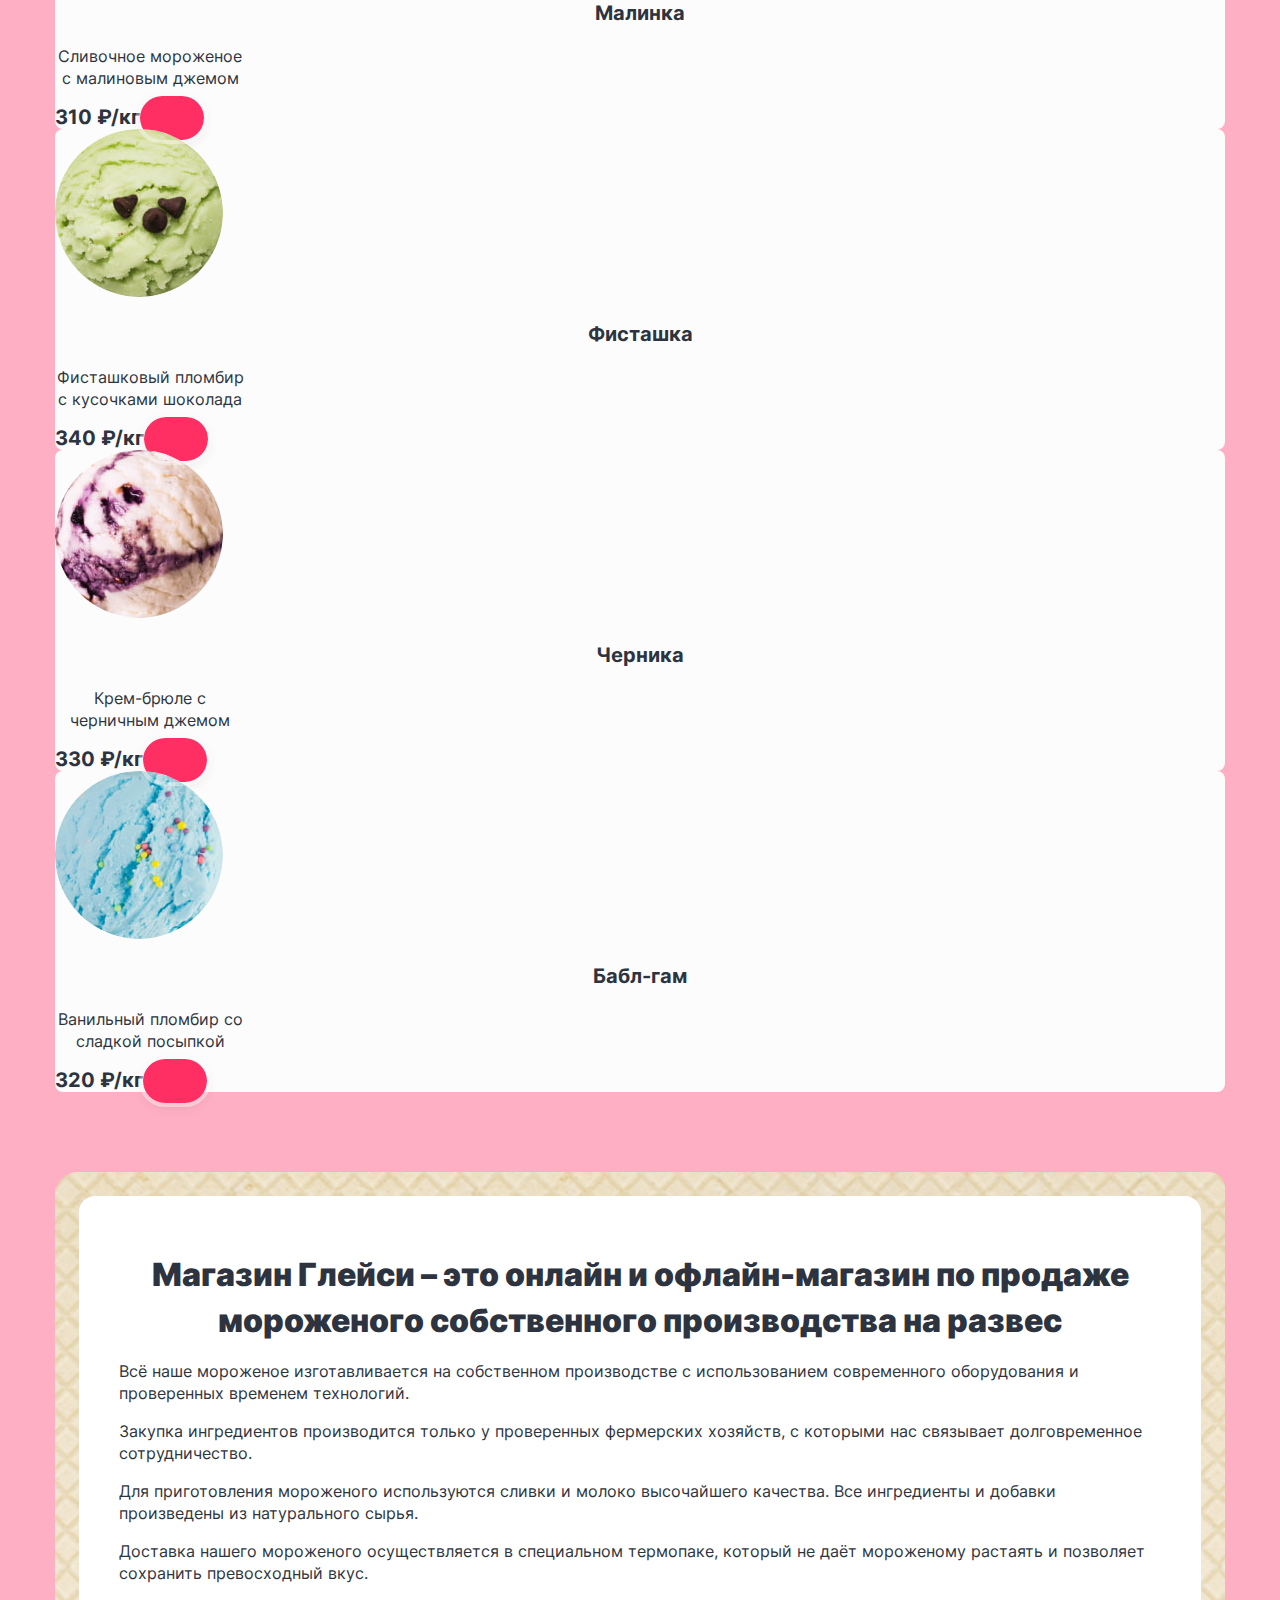
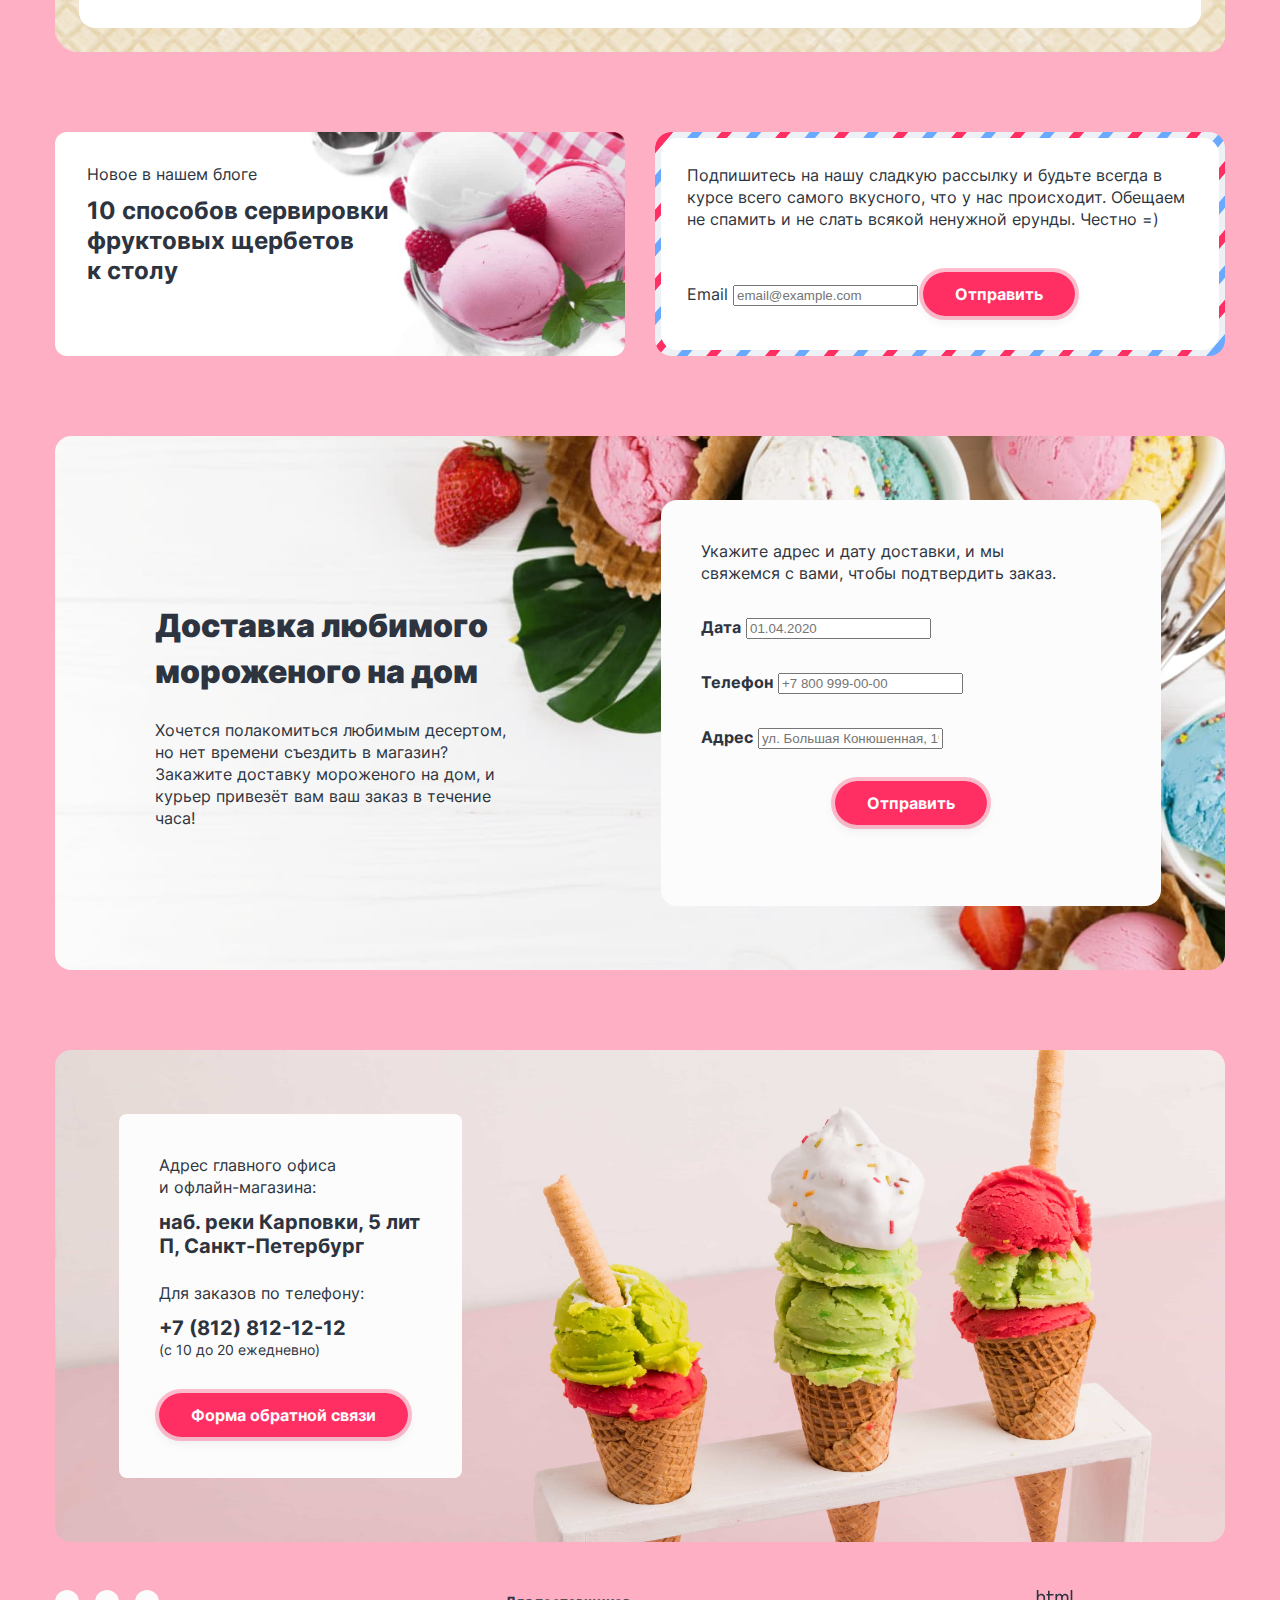
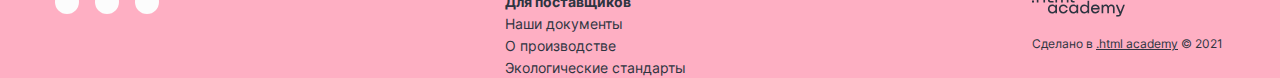
<file: 6/index.html>
<!DOCTYPE html>
<html lang="ru">

  <head>
    <meta charset="utf-8">
    <title>HTML Academy: Глейси</title>
    <link rel="stylesheet" href="styles/styles.css">
    <base href="https://htmlacademy-htmlcss.github.io/2145249-gllacy-35/6/">
</head>

  <body>
    <header class="page-header">
      <nav class="navigation">
        <a class="navigation-link logo">
          <span class="visually-hidden">Glassy shop</span>
          <img class="page-header-logo" src="images/logo.svg" width="137" height="56"
            alt="Логотип магазин мороженого «Glassy shop»">
        </a>
        <ul class="navigation-list">
          <li class="navigation-item">
            <a class="navigation-link navigation-catalog" href="catalog.html">Каталог</a>
            <ul class="navigation-catalog-select visually-hidden">
              <li class="catalog-select-item"><span class="novelties">Новинки</span></li>
              <li class="catalog-select-item">Сливочное</li>
              <li class="catalog-select-item">Щербеты</li>
              <li class="catalog-select-item">Фруктовый лед</li>
              <li class="catalog-select-item">Мелорин</li>
            </ul>
          </li>
          <li class="navigation-item">
            <a class="navigation-link" href="deliver.html">Доставка и оплата</a>
          </li>
          <li class="navigation-item">
            <a class="navigation-link" href="about.html">О компании</a>
          </li>
        </ul>

        <ul class="navigation-list navigation-user">
          <li class="navigation-item navigation-phone">
            <a class="navigation-link" href="tel:+78005558628">+7 800 555-86-28</a>
          </li>
          <li class="navigation-item">
            <a class="navigation-link" href=""><span class="visually-hidden">Поиск</span></a>
          </li>
          <li class="navigation-item">
            <a class="navigation-link" href="">Вход</a>
          </li>
          <li class="navigation-item">
            <a class="navigation-link" href="">2 товара</a>
          </li>
        </ul>
      </nav>
    </header>

    <main class="main-index main-container">
      <div class="page-container">
        <h1 class="visually-hidden">Магазин мороженого «Glassy shop»</h1>
        <section class="ice-cream-choice">
          <div class="choice-container">
            <h2 class="choice-title">Нежный пломбир <br>с клубничным джемом</h2>
            <p class="choice-description">Натуральное мороженое из свежих сливок <br>и молока с вкуснейшим клубничным
              джемом – это идеальный десерт для всей семьи. </p>
            <a class="button button-order" href="#">Заказать</a>
          </div>
          <button class="slider-button slider-prev" type="button">
            <span class="visually-hidden">Предыдущее мороженое</span>
          </button>
          <div class="choice-slider">
            <div class="bg-slider-current"><img class="choice-slider-current" src="images/ice-cream-strawberry.png"
                width="306" height="507" alt="Нежный пломбир с клубничным джемом"></div>
            <div class="bg-slider"><img class="choice-slider-next" src="images/ice-cream-banana-small.png" width="66"
                height="150" alt="Сливочное мороженое со вкусом банана"></div>
            <div class="bg-slider"><img class="choice-slider-next" src="images/ice-cream-marshmallow-small.png"
                width="66" height="150" alt="Карамельный пломбир с маршмеллоу"></div>
          </div>
          <button class="slider-button slider-next" type="button">
            <span class="visually-hidden">Следующее мороженое</span>
          </button>
          <footer class="choice">
            <ol class="choice-slider-pagination">
              <li class="slider-pagination-item">
                <button class="slider-pagination-button slider-pagination-button-current" type="button"><span
                    class="visually-hidden">1 фото</span></button>
              </li>
              <li class="slider-pagination-item">
                <button class="slider-pagination-button" type="button"><span class="visually-hidden">2
                    фото</span></button>
              </li>
              <li class="slider-pagination-item">
                <button class="slider-pagination-button" type="button"><span class="visually-hidden">3
                    фото</span></button>
              </li>
            </ol>
            <ul class="choice-social-list">
              <li class="choice-social-item">
                <a class="social-link" href="https://t.me/htmlacademy">
                  <span class="visually-hidden">Телеграм</span>
                </a>
              </li>
              <li class="choice-social-item">
                <a class="social-link" href="https://vk.com/htmlacademy">
                  <span class="visually-hidden">ВКонтакте</span>
                </a>
              </li>
              <li class="choice-social-item">
                <a class="social-link" href="https://www.youtube.com/user/htmlacademyru">
                  <span class="visually-hidden">YouTube</span>
                </a>
              </li>
            </ul>
          </footer>
        </section>
        <section class="presents">
          <h2>Заказывайте мороженое и получайте подарки!</h2>
          <div class="presents-container">
            <article class="present raspberry">
              <h3 class="present-title">Малинка даром!</h3>
              <p class="present-description">При покупке 2 кг любого фруктового мороженого добавим в ваш заказ банку
                малинового варенья бесплатно.</p>
              <a class="button button-present" href="#">Хочу подарок</a>
            </article>
            <article class="present marshmallow">
              <h3 class="present-title">Маршмеллоу даром!</h3>
              <p class="present-description">При покупке 2 кг пломбира добавим<br> в ваш заказ упаковку нежных<br>
                зефирок
                совершенно бесплатно.</p>
              <a class="button button-present" href="#">Хочу подарок</a>
            </article>
          </div>
        </section>
        <section class="popular-tastes">
          <h2>Попробуйте самые популярные вкусы нашего мороженого</h2>
          <ul class="product-list">
            <li class="tastes-item product-card">
              <a class="tastes-item-link product-card-link" href="product.html">
                <img class="tastes-image" src="images/catalog/ice-cream/raspberry.jpg" width="168" height="168"
                  alt="Мороженое 'Малинка'">
                <h3 class="product-card-title">Малинка</h3>
              </a>
              <p class="product-card-description">Сливочное мороженое с малиновым джемом</p>
              <b class="product-card-price">310 ₽/<span>кг</span></b>
              <a class="product-card-button button" href="#"><span class="visually-hidden">Положить в корзину</span></a>
            </li>
            <li class="product-card">
              <a class="product-card-link" href="product.html">
                <img class="product-card-image" src="images/catalog/ice-cream/pistachio.jpg" width="168" height="168"
                  alt="Мороженое 'Фисташка'">
                <h3 class="product-card-title">Фисташка</h3>
              </a>
              <p class="product-card-description">Фисташковый пломбир с кусочками шоколада</p>
              <b class="product-card-price">340 ₽/<span>кг</span></b>
              <a class="product-card-button button" href="#"><span class="visually-hidden">Положить в корзину</span></a>
            </li>
            <li class="product-card">
              <a class="product-card-link" href="product.html">
                <img class="product-card-image" src="images/catalog/ice-cream/blueberry.jpg" width="168" height="168"
                  alt="Мороженое 'Черника'">
                <h3 class="product-card-title">Черника</h3>
              </a>
              <p class="product-card-description">Крем-брюле с черничным джемом</p>
              <b class="product-card-price">330 ₽/<span>кг</span></b>
              <a class="product-card-button button" href="#"><span class="visually-hidden">Положить в корзину</span></a>
            </li>
            <li class="product-card">
              <a class="product-card-link" href="product.html">
                <img class="product-card-image" src="images/catalog/ice-cream/bubble-gum.jpg" width="168" height="168"
                  alt="Мороженое 'Бабл-гам'">
                <h3 class="product-card-title">Бабл-гам</h3>
              </a>
              <p class="product-card-description">Ванильный пломбир со сладкой посыпкой</p>
              <b class="product-card-price">320 ₽/<span>кг</span></b>
              <a class="product-card-button button" href="#"><span class="visually-hidden">Положить в корзину</span></a>
            </li>
          </ul>
        </section>
        <section class="about">
          <div class="about-container">
            <h2 class="visually-hidden">О магазине Глейси</h2>
            <p class="about-title">Магазин Глейси – это онлайн и офлайн-магазин по продаже мороженого собственного
              производства на развес</p>
            <ul class="about-advantages-list">
              <li class="about-advantages-item">
                <p class="about-advantages-description">Всё наше мороженое изготавливается на собственном производстве с
                  использованием современного оборудования и проверенных временем технологий.</p>
              </li>
              <li class="about-advantages-item">
                <p class="about-advantages-description">Закупка ингредиентов производится только у проверенных
                  фермерских хозяйств, с которыми нас связывает долговременное сотрудничество.</p>
              </li>
              <li class="about-advantages-item">
                <p class="about-advantages-description">Для приготовления мороженого используются сливки и молоко
                  высочайшего качества. Все ингредиенты и добавки произведены из натурального сырья.</p>
              </li>
              <li class="about-advantages-item">
                <p class="about-advantages-description">Доставка нашего мороженого осуществляется в специальном
                  термопаке, который не даёт мороженому растаять и позволяет сохранить превосходный вкус.</p>
              </li>
            </ul>
          </div>
        </section>
        <div class="news-subscribe-container">
          <article class="news">
            <a class="main-news-link" href="#">
              <h2>Новое в нашем блоге</h2>
              <p>10 способов сервировки фруктовых щербетов<br> к столу</p>
            </a>
          </article>
          <section class="subscribe">
            <div class="subscribe-container">
              <h2 class="visually-hidden">Подпишитесь на рассылку</h2>
              <p>Подпишитесь на нашу сладкую рассылку и будьте всегда в курсе всего самого вкусного, что у нас
                происходит.
                Обещаем не спамить и не слать всякой ненужной ерунды. Честно =)</p>
              <form class="subscribe-form" action="https://echo.htmlacademy.ru/" method="post">
                <label for="subscribe-email">Email</label>
                <input class="field" placeholder="email@example.com" type="email" name="subscribe-email"
                  id="subscribe-email" required>
                <button class="button subscribe-button" type="submit">Отправить</button>
              </form>
            </div>
          </section>
        </div>
        <section class="appointment">
          <div class="appointment-container">
            <div class="appointment-wrapper">
              <h2 class="appointment-title">Доставка любимого мороженого на дом</h2>
              <p class="appointment-description">Хочется полакомиться любимым десертом,<br> но нет времени съездить в
                магазин?
                Закажите доставку мороженого на дом, и курьер привезёт вам ваш заказ в течение часа!</p>
            </div>
            <div class="appointment-container-form">
              <p>Укажите адрес и дату доставки, и мы свяжемся с вами, чтобы подтвердить заказ.</p>
              <form class="appointment-form" action="https://echo.htmlacademy.ru/" method="post">
                <p class="appointment-form-date">
                  <label class="form-label" for="appointment-date">Дата</label>
                  <input type="text" id="appointment-date" name="appointment-date" placeholder="01.04.2020">
                </p>
                <p class="appointment-form-phone">
                  <label class="form-label" for="appointment-phone">Телефон</label>
                  <input type="text" id="appointment-phone" name="appointment-phone" placeholder="+7 800 999-00-00">
                </p>
                <p class="appointment-form-adress">
                  <label class="form-label" for="appointment-adress">Адрес</label>
                  <input type="text" id="appointment-adress" name="appointment-adress"
                    placeholder="ул. Большая Конюшенная, 19/8">
                </p>
                <button class="button appointment-button" type="submit">Отправить</button>
              </form>
            </div>
          </div>
        </section>
        <section class="contacts">
          <div class="contacts-container">
            <h2 class="contacts-title visually-hidden">Контакты</h2>
            <h3 class="contacts-subtitle">Адрес главного офиса и офлайн-магазина:</h3>
            <address class="contacts-address">
              <p class="contacts-address-text">наб. реки Карповки, 5 лит П, Санкт-Петербург</p>
            </address>
            <h3 class="contacts-subtitle contacts-subtitle-phone">Для заказов по телефону:</h3>
            <address class="contacts-phone">
              <a class="contacts-phone" href="tel:+78128121212">+7 (812) 812-12-12</a>
            </address>
            <p class="contacts-time">(с 10 до 20 ежедневно)</p>
            <a class="button button-feedback" href="#">Форма обратной связи</a>
          </div>
        </section>
      </div>
    </main>

    <footer>
      <div class="page-footer-container">
        <section class="footer-social">
          <h2 class="visually-hidden">Социальные сети</h2>
          <ul class="choice-social-list footer-social-list">
            <li class="choice-social-item">
              <a class="social-link" href="https://t.me/htmlacademy">
                <span class="visually-hidden">Телеграм</span>
              </a>
            </li>
            <li class="choice-social-item">
              <a class="social-link" href="https://vk.com/htmlacademy">
                <span class="visually-hidden">ВКонтакте</span>
              </a>
            </li>
            <li class="choice-social-item">
              <a class="social-link" href="https://www.youtube.com/user/htmlacademyru">
                <span class="visually-hidden">YouTube</span>
              </a>
            </li>
          </ul>
        </section>
        <section class="footer-navigation">
          <ul class="footer-navigation-list">
            <li class="footer-navigation-item favorite"><a href="#">Для поставщиков</a></li>
            <li class="footer-navigation-item"><a href="#">Наши документы</a></li>
            <li class="footer-navigation-item"><a href="#">О производстве</a></li>
            <li class="footer-navigation-item"><a href="#">Экологические стандарты</a></li>
          </ul>
        </section>
        <section class="footer-about">
          <a class="htmlacademy-link" href="https://htmlacademy.ru/"><img class="logo-html"
              src="images/logo_htmlacademy.svg" width="93" height="27" alt="Логотип HTML Academy"></a>
          <p class="about-text">Сделано в <a class="htmlacademy-link" href="https://htmlacademy.ru/">.html academy</a>
            &#169; 2021</p>
        </section>
      </div>
    </footer>
  </body>

</html>
</file>
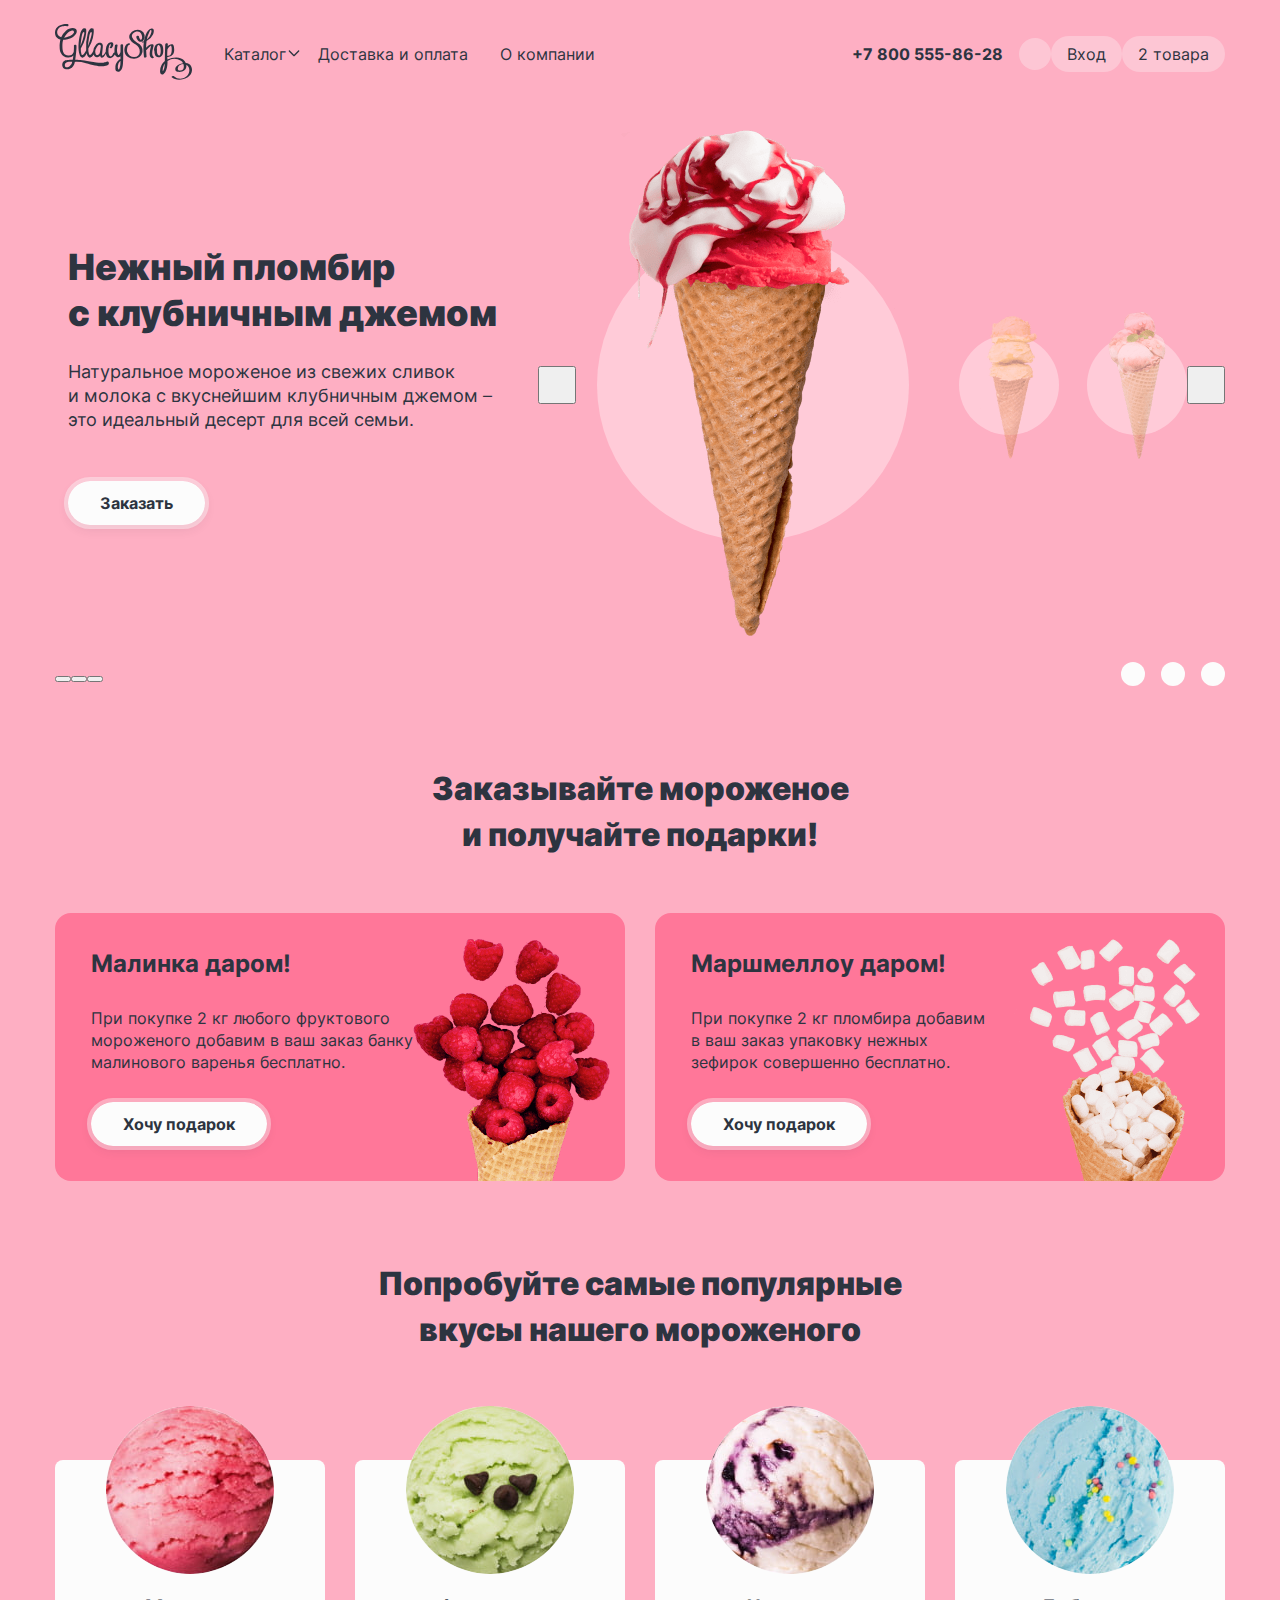
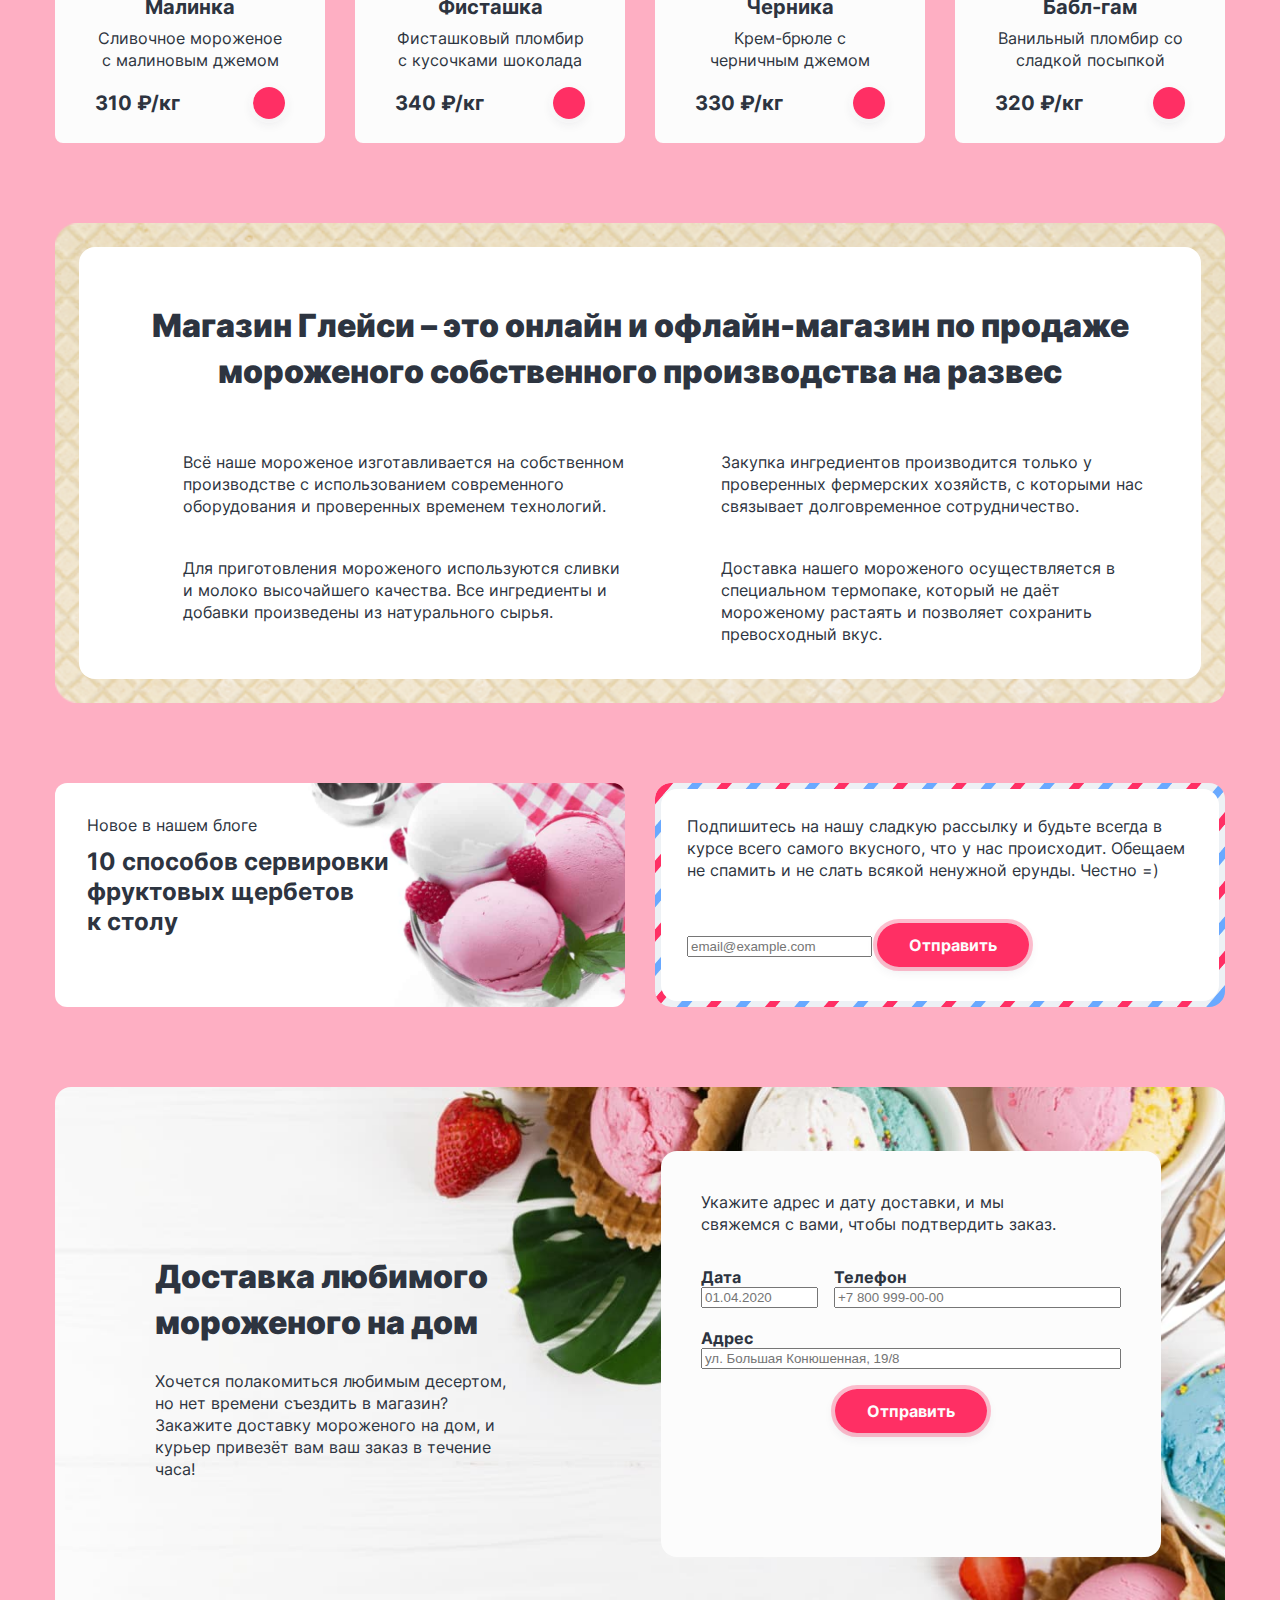
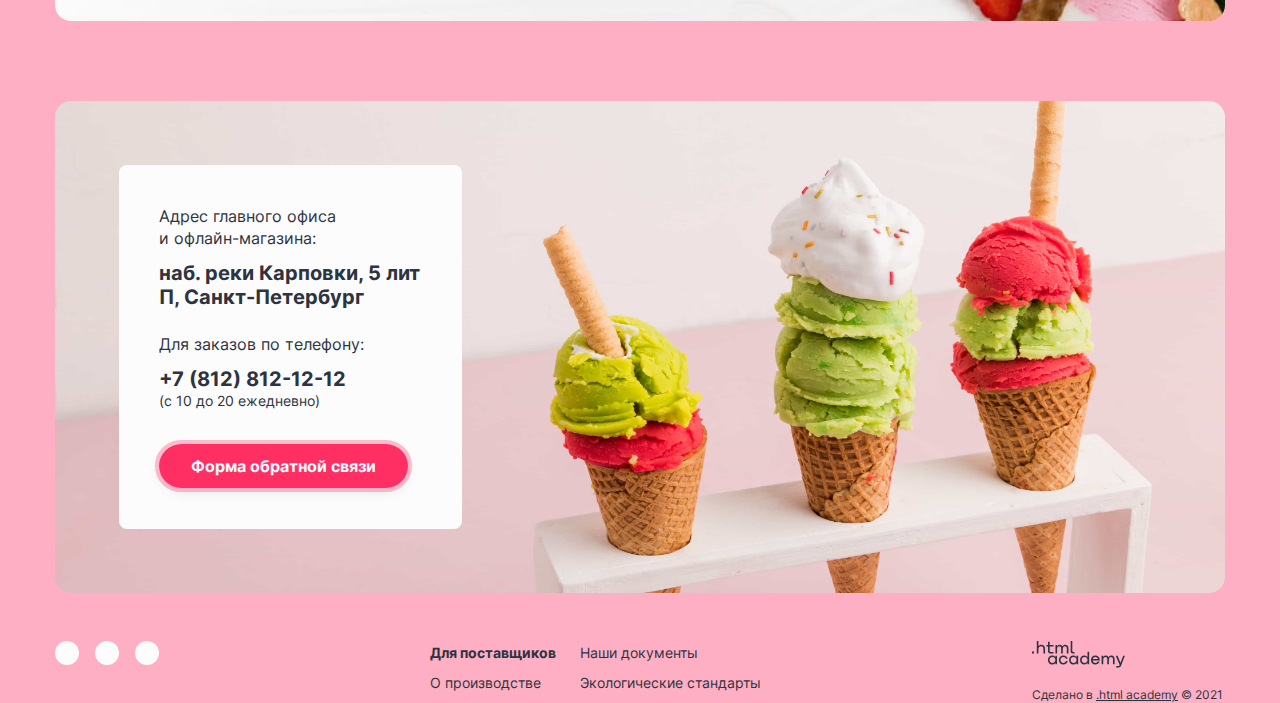
<file: 7/index.html>
<!DOCTYPE html>
<html lang="ru">

  <head>
    <meta charset="utf-8">
    <title>HTML Academy: Глейси</title>
    <link rel="stylesheet" href="styles/styles.css">
    <base href="https://htmlacademy-htmlcss.github.io/2145249-gllacy-35/7/">
</head>

  <body>
    <header class="page-header">
      <nav class="navigation">
        <a class="navigation-link logo">
          <span class="visually-hidden">Glassy shop</span>
          <img class="page-header-logo" src="images/logo.svg" width="137" height="56"
            alt="Логотип магазин мороженого «Glassy shop»">
        </a>
        <ul class="navigation-list">
          <li class="navigation-item">
            <a class="navigation-link navigation-catalog" href="catalog.html">Каталог</a>
            <ul class="navigation-catalog-select visually-hidden">
              <li class="catalog-select-item"><span class="novelties">Новинки</span></li>
              <li class="catalog-select-item">Сливочное</li>
              <li class="catalog-select-item">Щербеты</li>
              <li class="catalog-select-item">Фруктовый лед</li>
              <li class="catalog-select-item">Мелорин</li>
            </ul>
          </li>
          <li class="navigation-item">
            <a class="navigation-link" href="deliver.html">Доставка и оплата</a>
          </li>
          <li class="navigation-item">
            <a class="navigation-link" href="about.html">О компании</a>
          </li>
        </ul>

        <ul class="navigation-list navigation-user">
          <li class="navigation-item navigation-phone">
            <a class="navigation-link" href="tel:+78005558628">+7 800 555-86-28</a>
          </li>
          <li class="navigation-item">
            <a class="navigation-link" href=""><span class="visually-hidden">Поиск</span></a>
          </li>
          <li class="navigation-item">
            <a class="navigation-link" href="">Вход</a>
          </li>
          <li class="navigation-item">
            <a class="navigation-link" href="">2 товара</a>
          </li>
        </ul>
      </nav>
    </header>

    <main class="main-index main-container">
      <div class="page-container">
        <h1 class="visually-hidden">Магазин мороженого «Glassy shop»</h1>
        <section class="ice-cream-choice">
          <div class="choice-container">
            <h2 class="choice-title">Нежный пломбир <br>с клубничным джемом</h2>
            <p class="choice-description">Натуральное мороженое из свежих сливок <br>и молока с вкуснейшим клубничным
              джемом – это идеальный десерт для всей семьи. </p>
            <a class="button button-order" href="#">Заказать</a>
          </div>
          <button class="slider-button slider-prev" type="button">
            <span class="visually-hidden">Предыдущее мороженое</span>
          </button>
          <div class="choice-slider">
            <div class="bg-slider-current"><img class="choice-slider-current" src="images/ice-cream-strawberry.png"
                width="306" height="507" alt="Нежный пломбир с клубничным джемом"></div>
            <div class="bg-slider"><img class="choice-slider-next" src="images/ice-cream-banana-small.png" width="66"
                height="150" alt="Сливочное мороженое со вкусом банана"></div>
            <div class="bg-slider"><img class="choice-slider-next" src="images/ice-cream-marshmallow-small.png"
                width="66" height="150" alt="Карамельный пломбир с маршмеллоу"></div>
          </div>
          <button class="slider-button slider-next" type="button">
            <span class="visually-hidden">Следующее мороженое</span>
          </button>
          <footer class="choice">
            <ol class="choice-slider-pagination">
              <li class="slider-pagination-item">
                <button class="slider-pagination-button slider-pagination-button-current" type="button"><span
                    class="visually-hidden">1 фото</span></button>
              </li>
              <li class="slider-pagination-item">
                <button class="slider-pagination-button" type="button"><span class="visually-hidden">2
                    фото</span></button>
              </li>
              <li class="slider-pagination-item">
                <button class="slider-pagination-button" type="button"><span class="visually-hidden">3
                    фото</span></button>
              </li>
            </ol>
            <ul class="choice-social-list">
              <li class="choice-social-item">
                <a class="social-link" href="https://t.me/htmlacademy">
                  <span class="visually-hidden">Телеграм</span>
                </a>
              </li>
              <li class="choice-social-item">
                <a class="social-link" href="https://vk.com/htmlacademy">
                  <span class="visually-hidden">ВКонтакте</span>
                </a>
              </li>
              <li class="choice-social-item">
                <a class="social-link" href="https://www.youtube.com/user/htmlacademyru">
                  <span class="visually-hidden">YouTube</span>
                </a>
              </li>
            </ul>
          </footer>
        </section>
        <section class="presents">
          <h2>Заказывайте мороженое и получайте подарки!</h2>
          <div class="presents-container">
            <article class="present raspberry">
              <h3 class="present-title">Малинка даром!</h3>
              <p class="present-description">При покупке 2 кг любого фруктового мороженого добавим в ваш заказ банку
                малинового варенья бесплатно.</p>
              <a class="button button-present" href="#">Хочу подарок</a>
            </article>
            <article class="present marshmallow">
              <h3 class="present-title">Маршмеллоу даром!</h3>
              <p class="present-description">При покупке 2 кг пломбира добавим<br> в ваш заказ упаковку нежных<br>
                зефирок
                совершенно бесплатно.</p>
              <a class="button button-present" href="#">Хочу подарок</a>
            </article>
          </div>
        </section>
        <section class="popular-tastes">
          <h2>Попробуйте самые популярные вкусы нашего мороженого</h2>
          <ul class="product-list">
            <li class="tastes-item product-card">
              <a class="product-card-link" href="product.html">
                <img class="product-card-image" src="images/catalog/ice-cream/raspberry.jpg" width="168" height="168"
                  alt="Мороженое 'Малинка'">
              </a>
              <div class="product-card-content">
                <a class="product-card-link" href="">
                  <h3 class="product-card-title">Малинка</h3>
                </a>
                <p class="product-card-description">Сливочное мороженое с малиновым джемом</p>
                <div class="card-price-wrapper">
                  <b class="product-card-price">310 ₽/<span>кг</span></b>
                  <a class="product-card-button button" href="#"><span class="visually-hidden">Положить в
                      корзину</span></a>
                </div>
              </div>
            </li>
            <li class="product-card">
              <a class="product-card-link" href="product.html">
                <img class="product-card-image" src="images/catalog/ice-cream/pistachio.jpg" width="168" height="168"
                  alt="Мороженое 'Фисташка'">
              </a>
              <div class="product-card-content">
                <a class="product-card-link" href="">
                  <h3 class="product-card-title">Фисташка</h3>
                </a>
                <p class="product-card-description">Фисташковый пломбир с кусочками шоколада</p>
                <div class="card-price-wrapper">
                  <b class="product-card-price">340 ₽/<span>кг</span></b>
                  <a class="product-card-button button" href="#"><span class="visually-hidden">Положить в
                      корзину</span></a>
                </div>
              </div>
            </li>
            <li class="product-card">
              <a class="product-card-link" href="product.html">
                <img class="product-card-image" src="images/catalog/ice-cream/blueberry.jpg" width="168" height="168"
                  alt="Мороженое 'Черника'">
              </a>
              <div class="product-card-content">
                <a class="product-card-link" href="">
                  <h3 class="product-card-title">Черника</h3>
                </a>
                <p class="product-card-description">Крем-брюле с черничным джемом</p>
                <div class="card-price-wrapper">
                  <b class="product-card-price">330 ₽/<span>кг</span></b>
                  <a class="product-card-button button" href="#"><span class="visually-hidden">Положить в
                      корзину</span></a>
                </div>
              </div>
            </li>
            <li class="product-card">
              <a class="product-card-link" href="product.html">
                <img class="product-card-image" src="images/catalog/ice-cream/bubble-gum.jpg" width="168" height="168"
                  alt="Мороженое 'Бабл-гам'">
              </a>
              <div class="product-card-content">
                <a class="product-card-link" href="">
                  <h3 class="product-card-title">Бабл-гам</h3>
                </a>
                <p class="product-card-description">Ванильный пломбир со сладкой посыпкой</p>
                <div class="card-price-wrapper">
                  <b class="product-card-price">320 ₽/<span>кг</span></b>
                  <a class="product-card-button button" href="#"><span class="visually-hidden">Положить в
                      корзину</span></a>
                </div>
              </div>
            </li>
          </ul>
        </section>
        <section class="about">
          <div class="about-container">
            <h2 class="visually-hidden">О магазине Глейси</h2>
            <p class="about-title">Магазин Глейси – это онлайн и офлайн-магазин по продаже мороженого собственного
              производства на развес</p>
            <ul class="about-advantages-list">
              <li class="about-advantages-item">
                <p class="about-advantages-description">Всё наше мороженое изготавливается на собственном производстве с
                  использованием современного оборудования и проверенных временем технологий.</p>
              </li>
              <li class="about-advantages-item">
                <p class="about-advantages-description">Закупка ингредиентов производится только у проверенных
                  фермерских хозяйств, с которыми нас связывает долговременное сотрудничество.</p>
              </li>
              <li class="about-advantages-item">
                <p class="about-advantages-description">Для приготовления мороженого используются сливки и молоко
                  высочайшего качества. Все ингредиенты и добавки произведены из натурального сырья.</p>
              </li>
              <li class="about-advantages-item">
                <p class="about-advantages-description">Доставка нашего мороженого осуществляется в специальном
                  термопаке, который не даёт мороженому растаять и позволяет сохранить превосходный вкус.</p>
              </li>
            </ul>
          </div>
        </section>
        <div class="news-subscribe-container">
          <article class="news">
            <a class="main-news-link" href="#">
              <h2>Новое в нашем блоге</h2>
              <p>10 способов сервировки фруктовых щербетов<br> к столу</p>
            </a>
          </article>
          <section class="subscribe">
            <div class="subscribe-container">
              <h2 class="visually-hidden">Подпишитесь на рассылку</h2>
              <p>Подпишитесь на нашу сладкую рассылку и будьте всегда в курсе всего самого вкусного, что у нас
                происходит.
                Обещаем не спамить и не слать всякой ненужной ерунды. Честно =)</p>
              <form class="subscribe-form" action="https://echo.htmlacademy.ru/" method="post">
                <label class="visually-hidden" for="subscribe-email">Email</label>
                <input class="field" placeholder="email@example.com" type="email" name="subscribe-email"
                  id="subscribe-email" required>
                <button class="button subscribe-button" type="submit">Отправить</button>
              </form>
            </div>
          </section>
        </div>
        <section class="appointment">
          <div class="appointment-container">
            <div class="appointment-wrapper">
              <h2 class="appointment-title">Доставка любимого мороженого на дом</h2>
              <p class="appointment-description">Хочется полакомиться любимым десертом,<br> но нет времени съездить в
                магазин?
                Закажите доставку мороженого на дом, и курьер привезёт вам ваш заказ в течение часа!</p>
            </div>
            <div class="appointment-container-form">
              <p class="appointment-form-description">Укажите адрес и дату доставки, и мы свяжемся с вами, чтобы подтвердить заказ.</p>
              <form class="appointment-form" action="https://echo.htmlacademy.ru/" method="post">
                <p class="appointment-form-date field-group">
                  <label class="form-label" for="appointment-date">Дата<button class="info">
                      <span class="visually-hidden">Посмотреть дополнительную информацию</span></button></label>
                  <input type="text" id="appointment-date" name="appointment-date" placeholder="01.04.2020">
                </p>
                <p class="appointment-form-phone field-group">
                  <label class="form-label" for="appointment-phone">Телефон</label>
                  <input type="text" id="appointment-phone" name="appointment-phone" placeholder="+7 800 999-00-00">
                </p>
                <p class="appointment-form-adress field-group">
                  <label class="form-label" for="appointment-adress">Адрес<button class="info">
                      <span class="visually-hidden">Посмотреть дополнительную информацию</span></button></label>
                  <input type="text" id="appointment-adress" name="appointment-adress"
                    placeholder="ул. Большая Конюшенная, 19/8">
                </p>
                <button class="button appointment-button" type="submit">Отправить</button>
              </form>
            </div>
          </div>
        </section>
        <section class="contacts">
          <div class="contacts-container">
            <h2 class="contacts-title visually-hidden">Контакты</h2>
            <h3 class="contacts-subtitle">Адрес главного офиса и офлайн-магазина:</h3>
            <address class="contacts-address">
              <p class="contacts-address-text">наб. реки Карповки, 5 лит П, Санкт-Петербург</p>
            </address>
            <h3 class="contacts-subtitle contacts-subtitle-phone">Для заказов по телефону:</h3>
            <address class="contacts-phone">
              <a class="contacts-phone" href="tel:+78128121212">+7 (812) 812-12-12</a>
            </address>
            <p class="contacts-time">(с 10 до 20 ежедневно)</p>
            <a class="button button-feedback" href="#">Форма обратной связи</a>
          </div>
        </section>
      </div>
    </main>

    <footer>
      <div class="page-footer-container">
        <section class="footer-social">
          <h2 class="visually-hidden">Социальные сети</h2>
          <ul class="choice-social-list footer-social-list">
            <li class="choice-social-item">
              <a class="social-link" href="https://t.me/htmlacademy">
                <span class="visually-hidden">Телеграм</span>
              </a>
            </li>
            <li class="choice-social-item">
              <a class="social-link" href="https://vk.com/htmlacademy">
                <span class="visually-hidden">ВКонтакте</span>
              </a>
            </li>
            <li class="choice-social-item">
              <a class="social-link" href="https://www.youtube.com/user/htmlacademyru">
                <span class="visually-hidden">YouTube</span>
              </a>
            </li>
          </ul>
        </section>
        <section class="footer-navigation">
          <ul class="footer-navigation-list">
            <li class="footer-navigation-item favorite"><a href="#">Для поставщиков</a></li>
            <li class="footer-navigation-item"><a href="#">Наши документы</a></li>
            <li class="footer-navigation-item"><a href="#">О производстве</a></li>
            <li class="footer-navigation-item"><a href="#">Экологические стандарты</a></li>
          </ul>
        </section>
        <section class="footer-about">
          <a class="htmlacademy-link" href="https://htmlacademy.ru/"><img class="logo-html"
              src="images/logo_htmlacademy.svg" width="93" height="27" alt="Логотип HTML Academy"></a>
          <p class="about-text">Сделано в <a class="htmlacademy-link" href="https://htmlacademy.ru/">.html academy</a>
            &#169; 2021</p>
        </section>
      </div>
    </footer>
  </body>

</html>
</file>
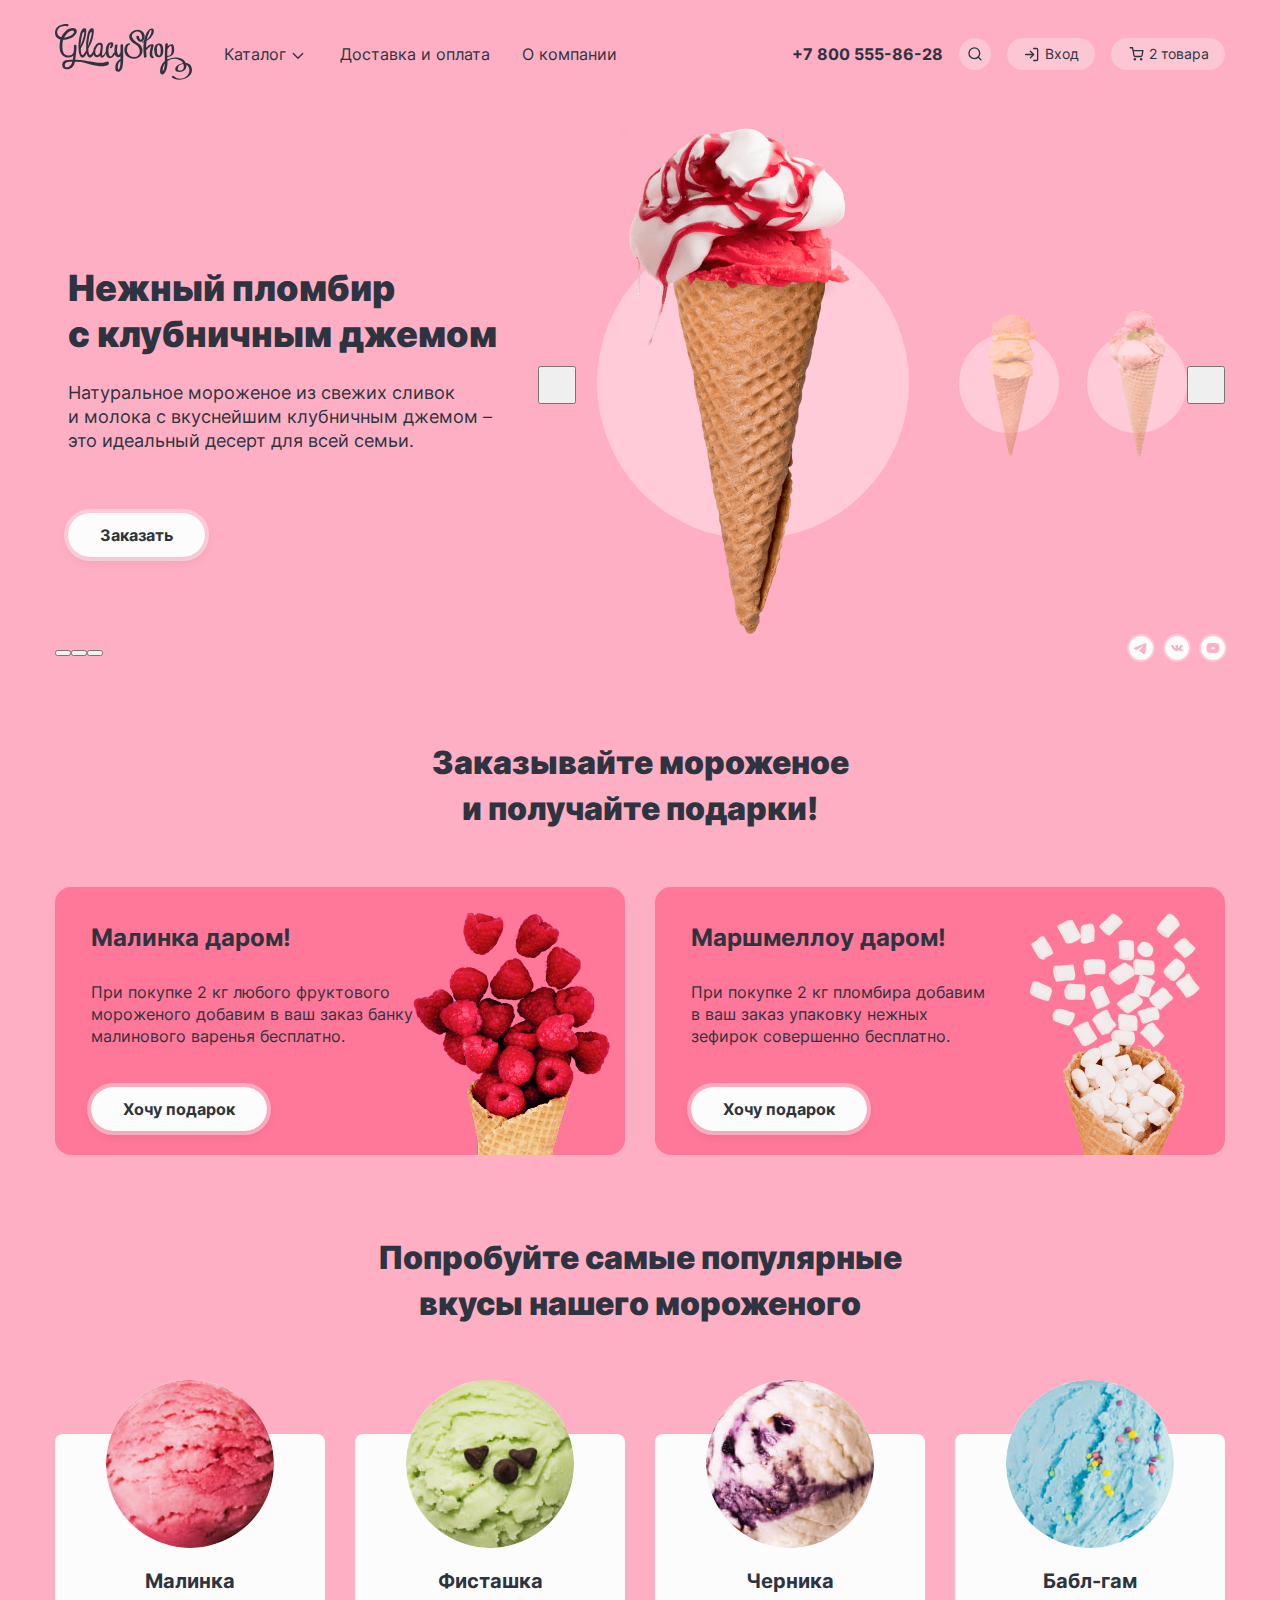
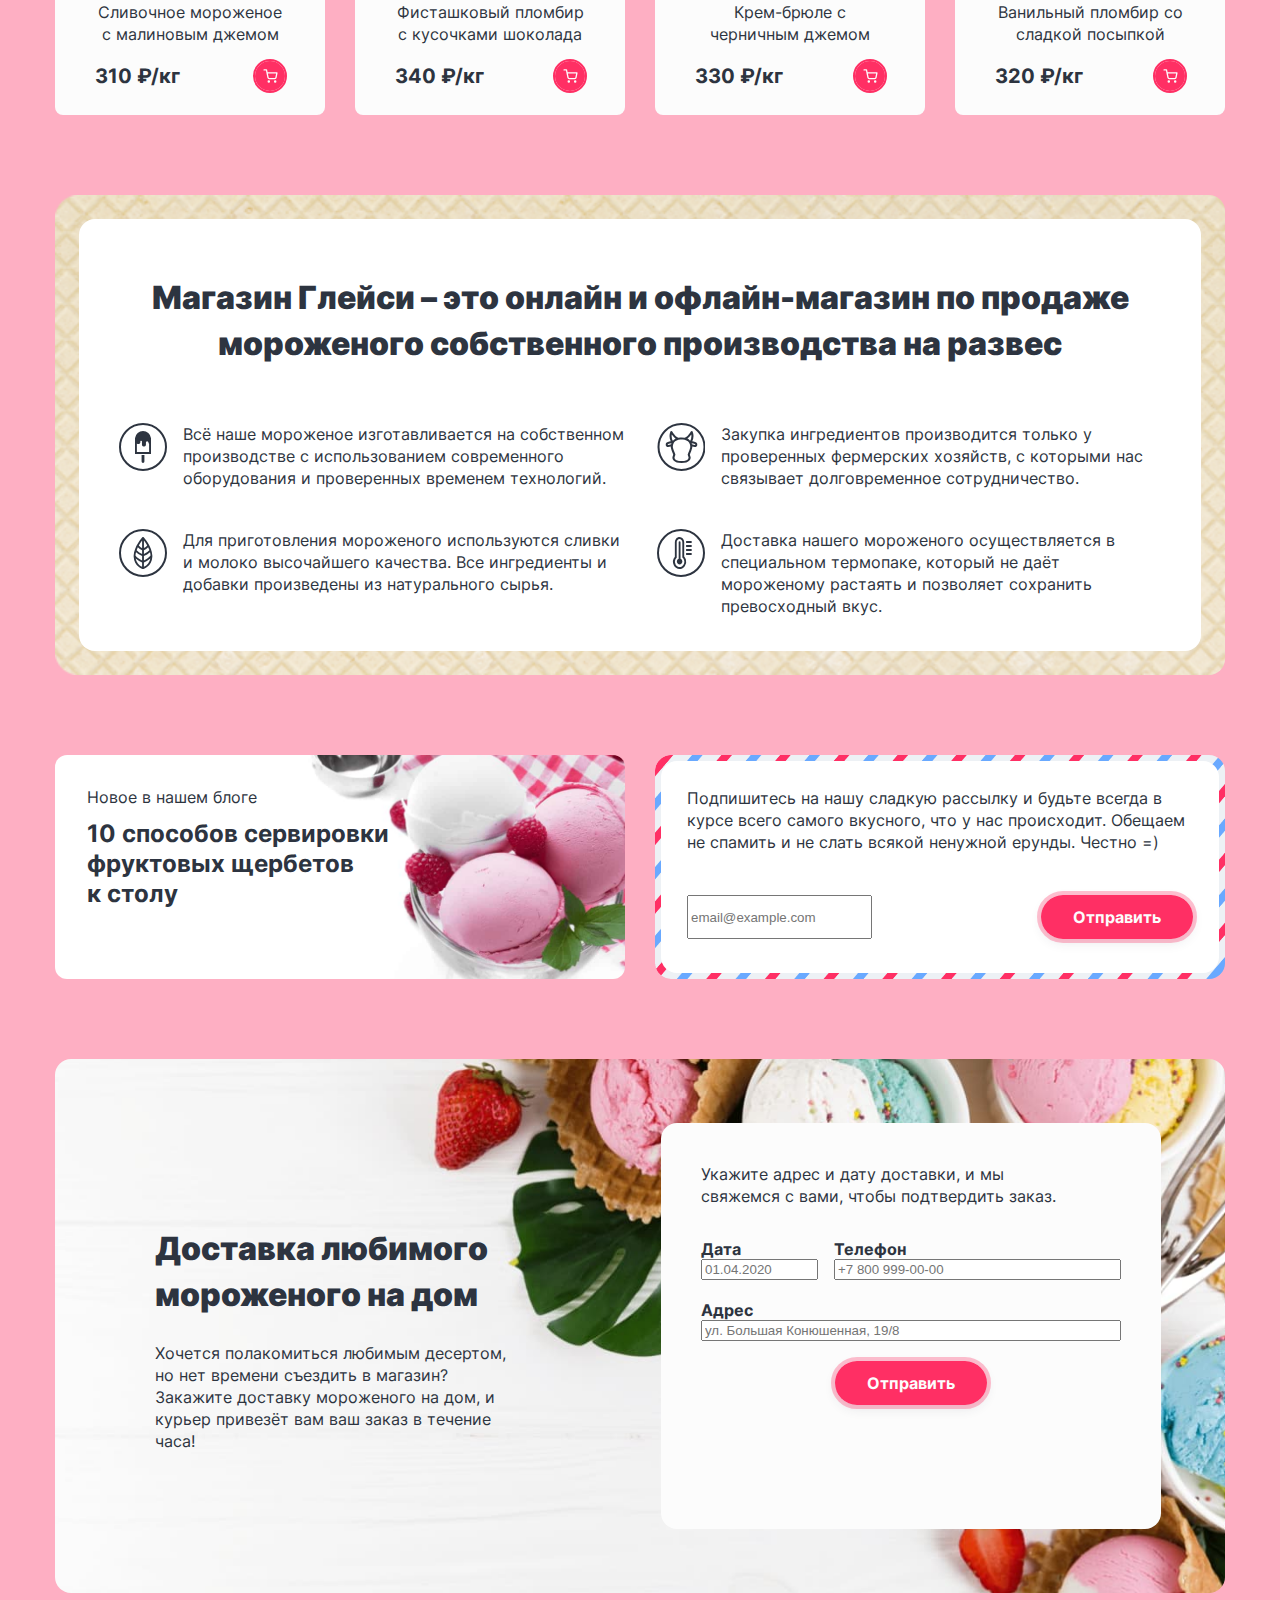
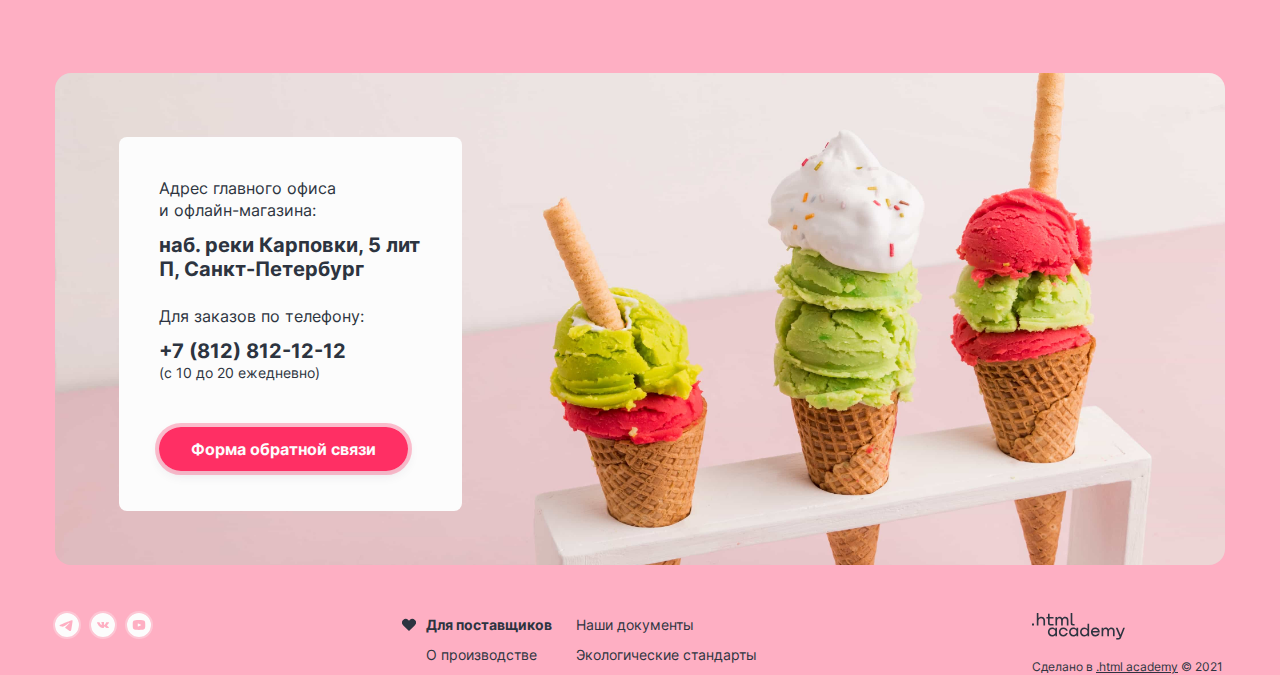
<file: 8/index.html>
<!DOCTYPE html>
<html lang="ru">

  <head>
    <meta charset="utf-8">
    <title>HTML Academy: Глейси</title>
    <link rel="stylesheet" href="styles/styles.css">
    <base href="https://htmlacademy-htmlcss.github.io/2145249-gllacy-35/8/">
</head>

  <body>
    <header class="page-header">
      <nav class="navigation">
        <a class="navigation-link logo">
          <span class="visually-hidden">Glassy shop</span>
          <img class="page-header-logo" src="images/logo.svg" width="137" height="56"
            alt="Логотип магазин мороженого «Glassy shop»">
        </a>
        <ul class="navigation-list navigation-info">
          <li class="navigation-item">
            <a class="navigation-link navigation-catalog" href="catalog.html">Каталог
              <svg class="navigation-icon" aria-hidden="true" focusable="false" width="16" height="17"
                viewBox="0 0 16 17" fill="none">
                <path fill-rule="evenodd" clip-rule="evenodd"
                  d="M3.8 7.05a.67.67 0 1 0-.93.95l4.66 4.66a.66.66 0 0 0 .95 0L13.14 8a.67.67 0 0 0-.94-.95L8 11.25l-4.2-4.2Z"
                  fill="#2D3440" />
              </svg>
            </a>
            <ul class="navigation-catalog-select visually-hidden">
              <li class="catalog-select-item"><span class="novelties">Новинки</span></li>
              <li class="catalog-select-item">Сливочное</li>
              <li class="catalog-select-item">Щербеты</li>
              <li class="catalog-select-item">Фруктовый лед</li>
              <li class="catalog-select-item">Мелорин</li>
            </ul>
          </li>
          <li class="navigation-item">
            <a class="navigation-link" href="deliver.html">Доставка и оплата</a>
          </li>
          <li class="navigation-item">
            <a class="navigation-link" href="about.html">О компании</a>
          </li>
        </ul>

        <ul class="navigation-list navigation-user">
          <li class="navigation-item navigation-phone">
            <a class="navigation-link link-phone" href="tel:+78005558628">+7 800 555-86-28</a>
          </li>
          <li class="navigation-item">
            <a class="navigation-link" href="#">
              <svg class="navigation-icon" aria-hidden="true" focusable="false" width="14" height="14" fill="none">
                <path fill="#2D3440" fill-rule="evenodd"
                  d="M1.663 6.188a4.667 4.667 0 1 1 8.028 3.237.673.673 0 0 0-.123.124 4.667 4.667 0 0 1-7.904-3.361Zm8.412 4.688a5.975 5.975 0 0 1-3.745 1.312 6 6 0 1 1 6-6 5.975 5.975 0 0 1-1.312 3.745l2.45 2.45a.667.667 0 0 1 0 .943.667.667 0 0 1-.943 0l-2.45-2.45Z"
                  clip-rule="evenodd" />
              </svg>
              <span class="visually-hidden">Поиск</span></a>
          </li>
          <li class="navigation-item">
            <a class="navigation-link navigation-link-text" href="#">
              <svg class="navigation-icon" aria-hidden="true" focusable="false" width="14" height="15" fill="none">
                <path fill="#2D3440" fill-rule="evenodd"
                  d="M8 1.525a.667.667 0 0 1 .667-.667h2.666a2 2 0 0 1 2 2v9.333a2 2 0 0 1-2 2H8.667a.667.667 0 0 1 0-1.333h2.666a.667.667 0 0 0 .667-.667V2.858a.666.666 0 0 0-.667-.667H8.667A.667.667 0 0 1 8 1.525ZM4.862 3.72a.667.667 0 0 1 .943 0l3.329 3.329a.673.673 0 0 1 .129.177.664.664 0 0 1 .07.299.664.664 0 0 1-.2.476l-3.328 3.328a.667.667 0 1 1-.943-.942L7.057 8.19H.667a.667.667 0 1 1 0-1.333h6.39L4.862 4.663a.667.667 0 0 1 0-.943Z"
                  clip-rule="evenodd" />
              </svg>
              Вход</a>
          </li>
          <li class="navigation-item">
            <a class="navigation-link navigation-link-text" href="#">
              <svg class="navigation-icon" aria-hidden="true" focusable="false" width="15" height="14" fill="none">
                <path fill="#2D3440" fill-rule="evenodd"
                  d="M1.167.108a.667.667 0 1 0 0 1.333h1.77l.468 2.336a.664.664 0 0 0 .011.053l.967 4.833a1.826 1.826 0 0 0 1.819 1.47h5.62a1.826 1.826 0 0 0 1.819-1.47l.001-.005.927-4.861a.667.667 0 0 0-.655-.792H4.611L4.138.644a.667.667 0 0 0-.654-.536H1.167ZM5.69 8.402l-.813-4.064h8.23l-.775 4.067a.492.492 0 0 1-.492.395H6.183a.492.492 0 0 1-.492-.397Zm-1.134 3.961a1.246 1.246 0 1 1 2.492 0 1.246 1.246 0 0 1-2.492 0Zm6.374 0a1.246 1.246 0 1 1 2.491 0 1.246 1.246 0 0 1-2.491 0Z"
                  clip-rule="evenodd" />
              </svg>
              2 товара</a>
          </li>
        </ul>
      </nav>
    </header>

    <main class="main-index main-container">
      <div class="page-container">
        <h1 class="visually-hidden">Магазин мороженого «Glassy shop»</h1>
        <section class="ice-cream-choice">
          <div class="choice-container">
            <h2 class="choice-title">Нежный пломбир <br>с клубничным джемом</h2>
            <p class="choice-description">Натуральное мороженое из свежих сливок <br>и молока с вкуснейшим клубничным
              джемом – это идеальный десерт для всей семьи. </p>
            <a class="button" href="#">Заказать</a>
          </div>
          <button class="slider-button slider-prev" type="button">
            <span class="visually-hidden">Предыдущее мороженое</span>
          </button>
          <div class="choice-slider">
            <div class="bg-slider-current"><img class="choice-slider-current" src="images/ice-cream-strawberry.png"
                width="306" height="507" alt="Нежный пломбир с клубничным джемом"></div>
            <div class="bg-slider"><img class="choice-slider-next" src="images/ice-cream-banana-small.png" width="66"
                height="150" alt="Сливочное мороженое со вкусом банана"></div>
            <div class="bg-slider"><img class="choice-slider-next" src="images/ice-cream-marshmallow-small.png"
                width="66" height="150" alt="Карамельный пломбир с маршмеллоу"></div>
          </div>
          <button class="slider-button slider-next" type="button">
            <span class="visually-hidden">Следующее мороженое</span>
          </button>
          <footer class="choice">
            <ol class="choice-slider-pagination">
              <li class="slider-pagination-item">
                <button class="slider-pagination-button slider-pagination-button-current" type="button"><span
                    class="visually-hidden">1 фото</span></button>
              </li>
              <li class="slider-pagination-item">
                <button class="slider-pagination-button" type="button"><span class="visually-hidden">2
                    фото</span></button>
              </li>
              <li class="slider-pagination-item">
                <button class="slider-pagination-button" type="button"><span class="visually-hidden">3
                    фото</span></button>
              </li>
            </ol>
            <ul class="choice-social-list">
              <li class="choice-social-item">
                <a class="social-link social-link-telegram" href="https://t.me/htmlacademy">
                  <svg class="social-icon" aria-hidden="true" focusable="false" width="24" height="24"
                    viewBox="0 0 24 24" fill="none">
                    <path fill-rule="evenodd" clip-rule="evenodd"
                      d="M24 12a12 12 0 1 1-24 0 12 12 0 0 1 24 0ZM12.43 8.86c-1.17.48-3.5 1.49-7 3.01-.57.23-.86.45-.9.67-.04.36.42.5 1.04.7l.27.08c.6.2 1.43.44 1.86.45.39 0 .82-.16 1.3-.48 3.27-2.21 4.96-3.33 5.06-3.35.08-.02.18-.04.25.02.07.07.07.18.06.22-.05.19-1.84 1.86-2.77 2.72a28.24 28.24 0 0 0-.82.79c-.57.54-1 .96.02 1.63.5.32.89.59 1.28.85a88.77 88.77 0 0 0 1.8 1.23c.5.35.95.67 1.5.62.32-.03.65-.33.82-1.23.4-2.13 1.18-6.73 1.36-8.63.01-.16 0-.31-.02-.47a.5.5 0 0 0-.17-.33.78.78 0 0 0-.46-.14c-.46.01-1.15.25-4.48 1.64Z" />
                  </svg>
                  <span class="visually-hidden">Телеграм</span>
                </a>
              </li>
              <li class="choice-social-item">
                <a class="social-link social-link-vk" href="https://vk.com/htmlacademy">
                  <svg class="social-icon" aria-hidden="true" focusable="false" width="24" height="24"
                    viewBox="0 0 24 24" fill="none">
                    <path fill-rule="evenodd" clip-rule="evenodd"
                      d="M24 12a12 12 0 1 1-24 0 12 12 0 0 1 24 0Zm-11.41 2.97h-.72s-1.58.09-2.98-1.18C7.37 12.4 6.03 9.65 6.03 9.65s-.07-.18 0-.27c.1-.1.36-.1.36-.1l1.72-.01s.16.02.27.1c.1.05.15.17.15.17s.28.61.65 1.17c.71 1.08 1.05 1.32 1.29 1.2.35-.16.25-1.53.25-1.53s0-.5-.18-.71c-.14-.17-.41-.22-.53-.24-.1-.01.06-.2.26-.3.31-.13.86-.13 1.5-.13.5 0 .65.03.84.07.46.1.44.41.41 1.08l-.02.7v.18c-.01.34-.02.73.23.88.13.07.45 0 1.26-1.19.38-.56.66-1.23.66-1.23s.07-.12.16-.17c.1-.05.24-.04.24-.04h1.8s.54-.06.63.15c.1.23-.2.75-.94 1.61-.7.82-1.03 1.12-1 1.38.01.2.23.38.66.72.89.73 1.13 1.1 1.18 1.2l.01.01c.4.58-.44.62-.44.62l-1.6.02s-.34.06-.8-.2a3.94 3.94 0 0 1-.69-.6c-.33-.34-.65-.66-.91-.58-.45.12-.44.96-.44.96s0 .18-.1.28c-.1.1-.32.12-.32.12Z" />
                  </svg>
                  <span class="visually-hidden">ВКонтакте</span>
                </a>
              </li>
              <li class="choice-social-item">
                <a class="social-link social-link-youtube" href="https://www.youtube.com/user/htmlacademyru">
                  <svg class="social-icon" aria-hidden="true" focusable="false" width="24" height="24"
                    viewBox="0 0 24 24" fill="none">
                    <path
                      d="m14 11.8-2.8-1.32c-.25-.11-.45.01-.45.29v2.46c0 .28.2.4.45.29L14 12.2c.25-.12.25-.3 0-.42ZM12 0a12 12 0 1 0 0 24 12 12 0 0 0 0-24Zm0 16.88c-6.14 0-6.25-.56-6.25-4.88s.1-4.88 6.25-4.88c6.14 0 6.25.56 6.25 4.88s-.1 4.88-6.25 4.88Z" />
                  </svg>
                  <span class="visually-hidden">YouTube</span>
                </a>
              </li>
            </ul>
          </footer>
        </section>
        <section class="presents">
          <h2>Заказывайте мороженое и получайте подарки!</h2>
          <div class="presents-container">
            <article class="present raspberry">
              <h3 class="present-title">Малинка даром!</h3>
              <p class="present-description">При покупке 2 кг любого фруктового мороженого добавим в ваш заказ банку
                малинового варенья бесплатно.</p>
              <a class="button button-present" href="#">Хочу подарок</a>
            </article>
            <article class="present marshmallow">
              <h3 class="present-title">Маршмеллоу даром!</h3>
              <p class="present-description">При покупке 2 кг пломбира добавим<br> в ваш заказ упаковку нежных<br>
                зефирок
                совершенно бесплатно.</p>
              <a class="button button-present" href="#">Хочу подарок</a>
            </article>
          </div>
        </section>
        <section class="popular-tastes">
          <h2>Попробуйте самые популярные вкусы нашего мороженого</h2>
          <ul class="product-list">
            <li class="tastes-item product-card">
              <a class="product-card-link" href="product.html">
                <img class="product-card-image" src="images/catalog/ice-cream/raspberry.jpg" width="168" height="168"
                  alt="Мороженое 'Малинка'">
              </a>
              <div class="product-card-content">
                <a class="product-card-link" href="">
                  <h3 class="product-card-title">Малинка</h3>
                </a>
                <p class="product-card-description">Сливочное мороженое с малиновым джемом</p>
                <div class="card-price-wrapper">
                  <b class="product-card-price">310 ₽/<span>кг</span></b>
                  <a class="product-card-button" href="#">
                    <svg class="basket-icon" aria-hidden="true" focusable="false" width="15" height="14"
                      viewBox="0 0 15 14" fill="none">
                      <path fill-rule="evenodd" clip-rule="evenodd"
                        d="M1.17.25a.67.67 0 1 0 0 1.33h1.77l.47 2.34v.05l.97 4.84a1.83 1.83 0 0 0 1.82 1.46h5.62a1.83 1.83 0 0 0 1.82-1.46V8.8l.93-4.86a.67.67 0 0 0-.66-.8h-9.3L4.14.8a.67.67 0 0 0-.66-.54H1.17Zm4.52 8.3-.81-4.07h8.23l-.78 4.07a.5.5 0 0 1-.49.4H6.18a.5.5 0 0 1-.49-.4ZM4.56 12.5a1.25 1.25 0 1 1 2.49 0 1.25 1.25 0 0 1-2.5 0Zm6.37 0a1.25 1.25 0 1 1 2.5 0 1.25 1.25 0 0 1-2.5 0Z" />
                    </svg>
                    <span class="visually-hidden">Положить в
                      корзину</span></a>
                </div>
              </div>
            </li>
            <li class="product-card">
              <a class="product-card-link" href="product.html">
                <img class="product-card-image" src="images/catalog/ice-cream/pistachio.jpg" width="168" height="168"
                  alt="Мороженое 'Фисташка'">
              </a>
              <div class="product-card-content">
                <a class="product-card-link" href="">
                  <h3 class="product-card-title">Фисташка</h3>
                </a>
                <p class="product-card-description">Фисташковый пломбир с кусочками шоколада</p>
                <div class="card-price-wrapper">
                  <b class="product-card-price">340 ₽/<span>кг</span></b>
                  <a class="product-card-button" href="#">
                    <svg class="basket-icon" aria-hidden="true" focusable="false" width="15" height="14"
                      viewBox="0 0 15 14" fill="none">
                      <path fill-rule="evenodd" clip-rule="evenodd"
                        d="M1.17.25a.67.67 0 1 0 0 1.33h1.77l.47 2.34v.05l.97 4.84a1.83 1.83 0 0 0 1.82 1.46h5.62a1.83 1.83 0 0 0 1.82-1.46V8.8l.93-4.86a.67.67 0 0 0-.66-.8h-9.3L4.14.8a.67.67 0 0 0-.66-.54H1.17Zm4.52 8.3-.81-4.07h8.23l-.78 4.07a.5.5 0 0 1-.49.4H6.18a.5.5 0 0 1-.49-.4ZM4.56 12.5a1.25 1.25 0 1 1 2.49 0 1.25 1.25 0 0 1-2.5 0Zm6.37 0a1.25 1.25 0 1 1 2.5 0 1.25 1.25 0 0 1-2.5 0Z" />
                    </svg>
                    <span class="visually-hidden">Положить в
                      корзину</span></a>
                </div>
              </div>
            </li>
            <li class="product-card">
              <a class="product-card-link" href="product.html">
                <img class="product-card-image" src="images/catalog/ice-cream/blueberry.jpg" width="168" height="168"
                  alt="Мороженое 'Черника'">
              </a>
              <div class="product-card-content">
                <a class="product-card-link" href="">
                  <h3 class="product-card-title">Черника</h3>
                </a>
                <p class="product-card-description">Крем-брюле с черничным джемом</p>
                <div class="card-price-wrapper">
                  <b class="product-card-price">330 ₽/<span>кг</span></b>
                  <a class="product-card-button" href="#">
                    <svg class="basket-icon" aria-hidden="true" focusable="false" width="15" height="14"
                      viewBox="0 0 15 14" fill="none">
                      <path fill-rule="evenodd" clip-rule="evenodd"
                        d="M1.17.25a.67.67 0 1 0 0 1.33h1.77l.47 2.34v.05l.97 4.84a1.83 1.83 0 0 0 1.82 1.46h5.62a1.83 1.83 0 0 0 1.82-1.46V8.8l.93-4.86a.67.67 0 0 0-.66-.8h-9.3L4.14.8a.67.67 0 0 0-.66-.54H1.17Zm4.52 8.3-.81-4.07h8.23l-.78 4.07a.5.5 0 0 1-.49.4H6.18a.5.5 0 0 1-.49-.4ZM4.56 12.5a1.25 1.25 0 1 1 2.49 0 1.25 1.25 0 0 1-2.5 0Zm6.37 0a1.25 1.25 0 1 1 2.5 0 1.25 1.25 0 0 1-2.5 0Z" />
                    </svg>
                    <span class="visually-hidden">Положить в
                      корзину</span></a>
                </div>
              </div>
            </li>
            <li class="product-card">
              <a class="product-card-link" href="product.html">
                <img class="product-card-image" src="images/catalog/ice-cream/bubble-gum.jpg" width="168" height="168"
                  alt="Мороженое 'Бабл-гам'">
              </a>
              <div class="product-card-content">
                <a class="product-card-link" href="">
                  <h3 class="product-card-title">Бабл-гам</h3>
                </a>
                <p class="product-card-description">Ванильный пломбир со сладкой посыпкой</p>
                <div class="card-price-wrapper">
                  <b class="product-card-price">320 ₽/<span>кг</span></b>
                  <a class="product-card-button" href="#">
                    <svg class="basket-icon" aria-hidden="true" focusable="false" width="15" height="14"
                      viewBox="0 0 15 14" fill="none">
                      <path fill-rule="evenodd" clip-rule="evenodd"
                        d="M1.17.25a.67.67 0 1 0 0 1.33h1.77l.47 2.34v.05l.97 4.84a1.83 1.83 0 0 0 1.82 1.46h5.62a1.83 1.83 0 0 0 1.82-1.46V8.8l.93-4.86a.67.67 0 0 0-.66-.8h-9.3L4.14.8a.67.67 0 0 0-.66-.54H1.17Zm4.52 8.3-.81-4.07h8.23l-.78 4.07a.5.5 0 0 1-.49.4H6.18a.5.5 0 0 1-.49-.4ZM4.56 12.5a1.25 1.25 0 1 1 2.49 0 1.25 1.25 0 0 1-2.5 0Zm6.37 0a1.25 1.25 0 1 1 2.5 0 1.25 1.25 0 0 1-2.5 0Z" />
                    </svg>
                    <span class="visually-hidden">Положить в
                      корзину</span></a>
                </div>
              </div>
            </li>
          </ul>
        </section>
        <section class="about">
          <div class="about-container">
            <h2 class="visually-hidden">О магазине Глейси</h2>
            <p class="about-title">Магазин Глейси – это онлайн и офлайн-магазин по продаже мороженого собственного
              производства на развес</p>
            <ul class="about-advantages-list">
              <li class="about-advantages-item">
                <p class="about-advantages-description about-ice-cream">Всё наше мороженое изготавливается на
                  собственном производстве с
                  использованием современного оборудования и проверенных временем технологий.</p>
              </li>
              <li class="about-advantages-item">
                <p class="about-advantages-description about-cow">Закупка ингредиентов производится только у проверенных
                  фермерских хозяйств, с которыми нас связывает долговременное сотрудничество.</p>
              </li>
              <li class="about-advantages-item">
                <p class="about-advantages-description about-leaf">Для приготовления мороженого используются сливки и
                  молоко
                  высочайшего качества. Все ингредиенты и добавки произведены из натурального сырья.</p>
              </li>
              <li class="about-advantages-item">
                <p class="about-advantages-description about-thermometer">Доставка нашего мороженого осуществляется в
                  специальном
                  термопаке, который не даёт мороженому растаять и позволяет сохранить превосходный вкус.</p>
              </li>
            </ul>
          </div>
        </section>
        <div class="news-subscribe-container">
          <article class="news">
            <a class="main-news-link" href="#">
              <h2>Новое в нашем блоге</h2>
              <p>10 способов сервировки фруктовых щербетов<br> к столу</p>
            </a>
          </article>
          <section class="subscribe">
            <div class="subscribe-container">
              <h2 class="visually-hidden">Подпишитесь на рассылку</h2>
              <p>Подпишитесь на нашу сладкую рассылку и будьте всегда в курсе всего самого вкусного, что у нас
                происходит.
                Обещаем не спамить и не слать всякой ненужной ерунды. Честно =)</p>
              <form class="subscribe-form" action="https://echo.htmlacademy.ru/" method="post">
                <label class="visually-hidden" for="subscribe-email">Email</label>
                <input class="field" placeholder="email@example.com" type="email" name="subscribe-email"
                  id="subscribe-email" required>
                <button class="button subscribe-button" type="submit">Отправить</button>
              </form>
            </div>
          </section>
        </div>
        <section class="appointment">
          <div class="appointment-container">
            <div class="appointment-wrapper">
              <h2 class="appointment-title">Доставка любимого мороженого на дом</h2>
              <p class="appointment-description">Хочется полакомиться любимым десертом,<br> но нет времени съездить в
                магазин?
                Закажите доставку мороженого на дом, и курьер привезёт вам ваш заказ в течение часа!</p>
            </div>
            <div class="appointment-container-form">
              <p class="appointment-form-description">Укажите адрес и дату доставки, и мы свяжемся с вами, чтобы
                подтвердить заказ.</p>
              <form class="appointment-form" action="https://echo.htmlacademy.ru/" method="post">
                <p class="appointment-form-date field-group">
                  <label class="form-label" for="appointment-date">Дата</label>
                  <button class="info">
                    <span class="visually-hidden">Посмотреть дополнительную информацию</span></button>
                  <input type="text" id="appointment-date" name="appointment-date" placeholder="01.04.2020">
                </p>
                <p class="appointment-form-phone field-group">
                  <label class="form-label" for="appointment-phone">Телефон</label>
                  <input type="text" id="appointment-phone" name="appointment-phone" placeholder="+7 800 999-00-00">
                </p>
                <p class="appointment-form-adress field-group">
                  <label class="form-label" for="appointment-adress">Адрес</label>
                  <button class="info">
                    <span class="visually-hidden">Посмотреть дополнительную информацию</span></button>
                  <input type="text" id="appointment-adress" name="appointment-adress"
                    placeholder="ул. Большая Конюшенная, 19/8">
                </p>
                <button class="button appointment-button" type="submit">Отправить</button>
              </form>
            </div>
          </div>
        </section>
        <section class="contacts">
          <div class="contacts-container">
            <h2 class="contacts-title visually-hidden">Контакты</h2>
            <h3 class="contacts-subtitle">Адрес главного офиса и офлайн-магазина:</h3>
            <address class="contacts-address">
              <p class="contacts-address-text">наб. реки Карповки, 5 лит П, Санкт-Петербург</p>
            </address>
            <h3 class="contacts-subtitle contacts-subtitle-phone">Для заказов по телефону:</h3>
            <address class="contacts-phone">
              <a class="contacts-phone" href="tel:+78128121212">+7 (812) 812-12-12</a>
            </address>
            <p class="contacts-time">(с 10 до 20 ежедневно)</p>
            <a class="button button-feedback" href="#">Форма обратной связи</a>
          </div>
        </section>
      </div>
    </main>

    <footer>
      <div class="page-footer-container">
        <section class="footer-social">
          <h2 class="visually-hidden">Социальные сети</h2>
          <ul class="choice-social-list footer-social-list">
            <li class="choice-social-item">
              <a class="social-link social-link-telegram" href="https://t.me/htmlacademy">
                <svg class="social-icon" aria-hidden="true" focusable="false" width="24" height="24" viewBox="0 0 24 24"
                  fill="none">
                  <path fill-rule="evenodd" clip-rule="evenodd"
                    d="M24 12a12 12 0 1 1-24 0 12 12 0 0 1 24 0ZM12.43 8.86c-1.17.48-3.5 1.49-7 3.01-.57.23-.86.45-.9.67-.04.36.42.5 1.04.7l.27.08c.6.2 1.43.44 1.86.45.39 0 .82-.16 1.3-.48 3.27-2.21 4.96-3.33 5.06-3.35.08-.02.18-.04.25.02.07.07.07.18.06.22-.05.19-1.84 1.86-2.77 2.72a28.24 28.24 0 0 0-.82.79c-.57.54-1 .96.02 1.63.5.32.89.59 1.28.85a88.77 88.77 0 0 0 1.8 1.23c.5.35.95.67 1.5.62.32-.03.65-.33.82-1.23.4-2.13 1.18-6.73 1.36-8.63.01-.16 0-.31-.02-.47a.5.5 0 0 0-.17-.33.78.78 0 0 0-.46-.14c-.46.01-1.15.25-4.48 1.64Z" />
                </svg>
                <span class="visually-hidden">Телеграм</span>
              </a>
            </li>
            <li class="choice-social-item">
              <a class="social-link social-link-vk" href="https://vk.com/htmlacademy">
                <svg class="social-icon" aria-hidden="true" focusable="false" width="24" height="24" viewBox="0 0 24 24"
                  fill="none">
                  <path fill-rule="evenodd" clip-rule="evenodd"
                    d="M24 12a12 12 0 1 1-24 0 12 12 0 0 1 24 0Zm-11.41 2.97h-.72s-1.58.09-2.98-1.18C7.37 12.4 6.03 9.65 6.03 9.65s-.07-.18 0-.27c.1-.1.36-.1.36-.1l1.72-.01s.16.02.27.1c.1.05.15.17.15.17s.28.61.65 1.17c.71 1.08 1.05 1.32 1.29 1.2.35-.16.25-1.53.25-1.53s0-.5-.18-.71c-.14-.17-.41-.22-.53-.24-.1-.01.06-.2.26-.3.31-.13.86-.13 1.5-.13.5 0 .65.03.84.07.46.1.44.41.41 1.08l-.02.7v.18c-.01.34-.02.73.23.88.13.07.45 0 1.26-1.19.38-.56.66-1.23.66-1.23s.07-.12.16-.17c.1-.05.24-.04.24-.04h1.8s.54-.06.63.15c.1.23-.2.75-.94 1.61-.7.82-1.03 1.12-1 1.38.01.2.23.38.66.72.89.73 1.13 1.1 1.18 1.2l.01.01c.4.58-.44.62-.44.62l-1.6.02s-.34.06-.8-.2a3.94 3.94 0 0 1-.69-.6c-.33-.34-.65-.66-.91-.58-.45.12-.44.96-.44.96s0 .18-.1.28c-.1.1-.32.12-.32.12Z" />
                </svg>
                <span class="visually-hidden">ВКонтакте</span>
              </a>
            </li>
            <li class="choice-social-item">
              <a class="social-link social-link-youtube" href="https://www.youtube.com/user/htmlacademyru">
                <svg class="social-icon" aria-hidden="true" focusable="false" width="24" height="24" viewBox="0 0 24 24"
                  fill="none">
                  <path
                    d="m14 11.8-2.8-1.32c-.25-.11-.45.01-.45.29v2.46c0 .28.2.4.45.29L14 12.2c.25-.12.25-.3 0-.42ZM12 0a12 12 0 1 0 0 24 12 12 0 0 0 0-24Zm0 16.88c-6.14 0-6.25-.56-6.25-4.88s.1-4.88 6.25-4.88c6.14 0 6.25.56 6.25 4.88s-.1 4.88-6.25 4.88Z" />
                </svg>
                <span class="visually-hidden">YouTube</span>
              </a>
            </li>
          </ul>
        </section>
        <section class="footer-navigation">
          <ul class="footer-navigation-list">
            <li class="footer-navigation-item favorite"><a href="#">Для поставщиков</a></li>
            <li class="footer-navigation-item"><a href="#">Наши документы</a></li>
            <li class="footer-navigation-item"><a href="#">О производстве</a></li>
            <li class="footer-navigation-item"><a href="#">Экологические стандарты</a></li>
          </ul>
        </section>
        <section class="footer-about">
          <a class="htmlacademy-link" href="https://htmlacademy.ru/"><img class="logo-html"
              src="images/logo_htmlacademy.svg" width="93" height="27" alt="Логотип HTML Academy"></a>
          <p class="about-text">Сделано в <a class="htmlacademy-link" href="https://htmlacademy.ru/">.html academy</a>
            &#169; 2021</p>
        </section>
      </div>
    </footer>
  </body>

</html>
</file>
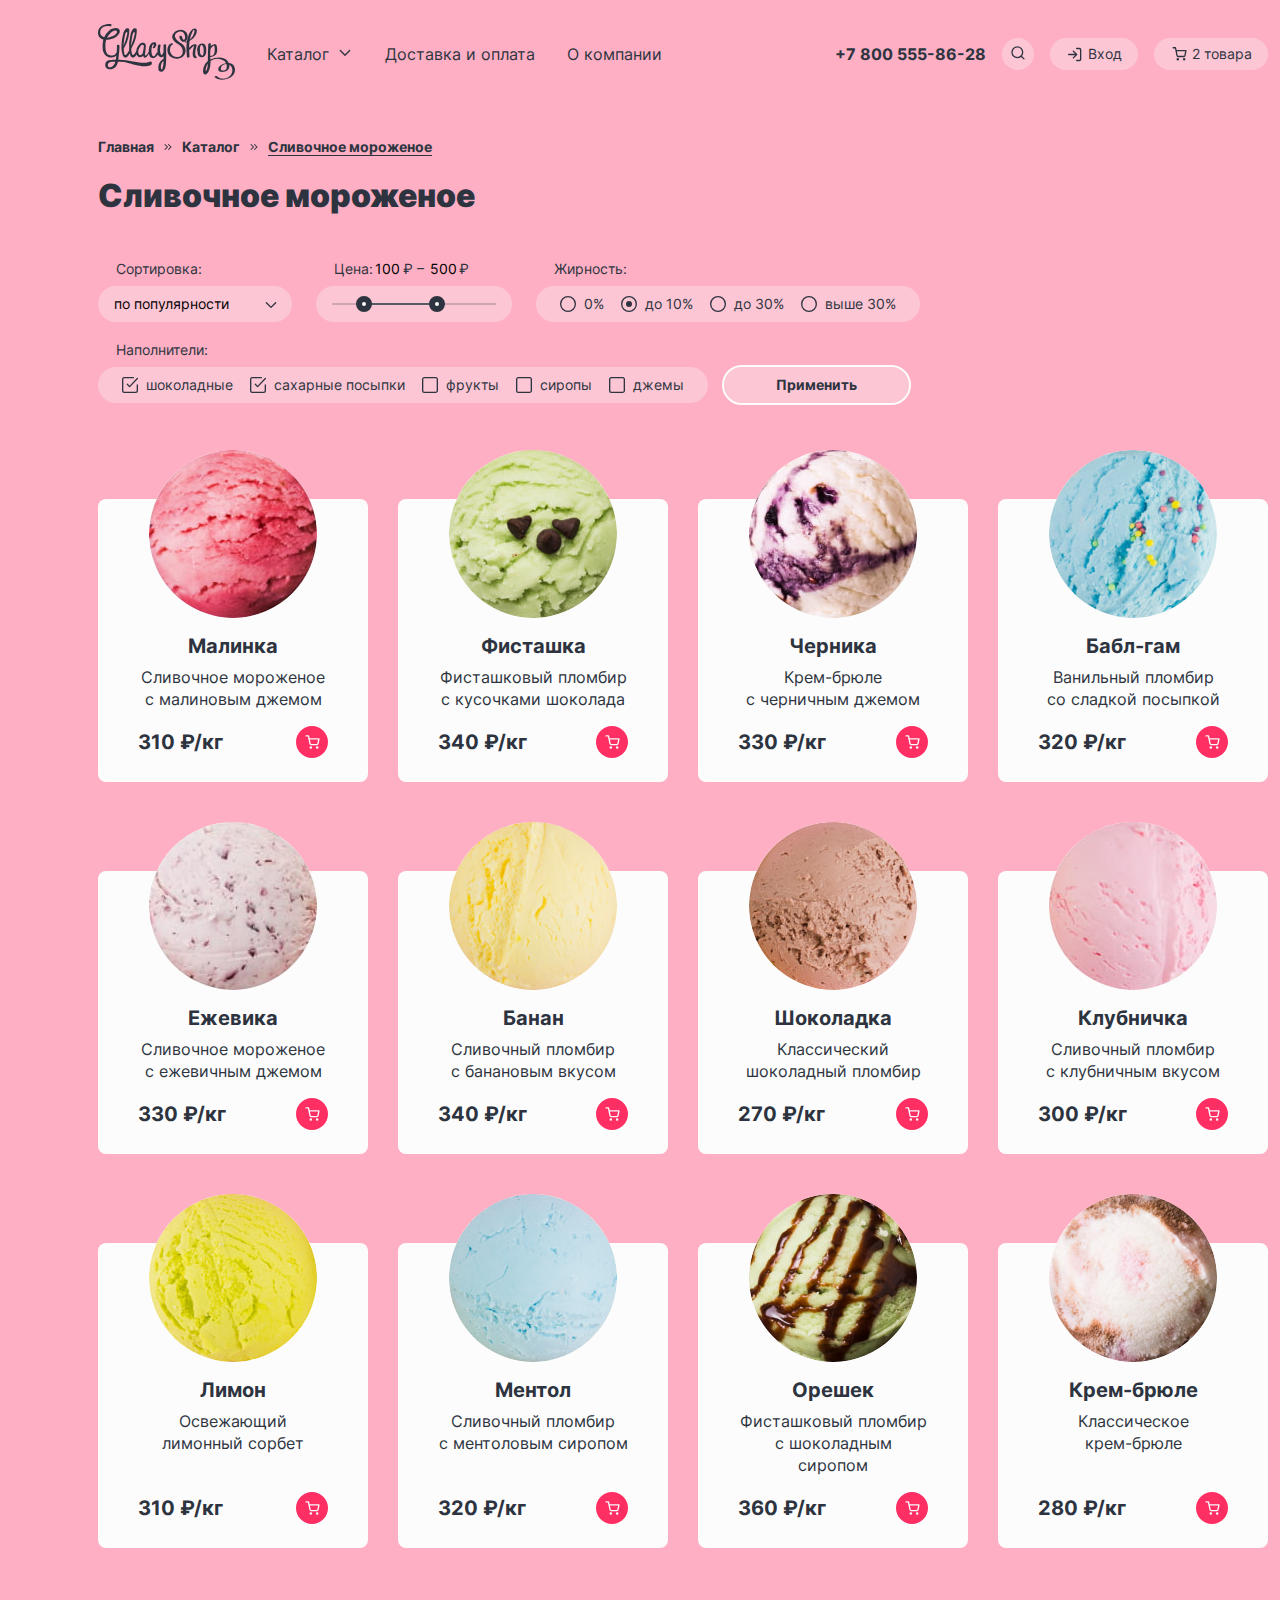
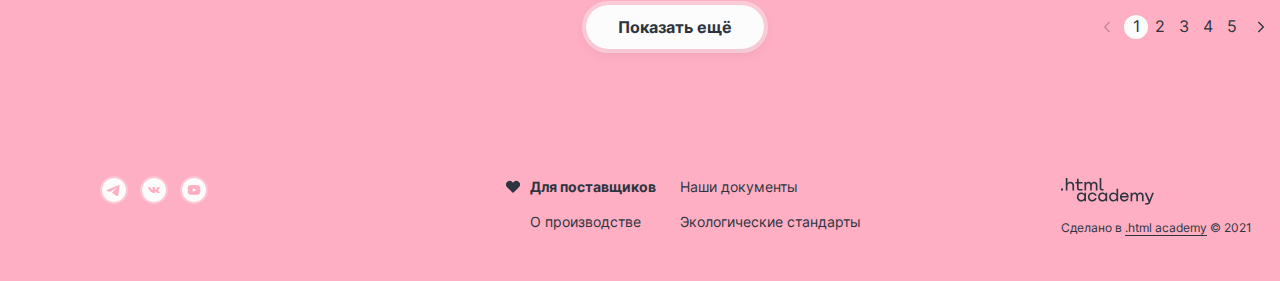
<file: catalog.html>
<!DOCTYPE html>
<html lang="ru">

  <head>
    <meta charset="UTF-8">
    <title>Каталог</title>
    <link rel="icon" href="favicon.ico">
    <link rel="icon" type="image/png" sizes="32x32" href="images/favicon-32x32.png">
    <link rel="stylesheet" href="styles/styles.css">
  </head>

  <body>

    <header class="page-header">
      <nav class="navigation">
        <a class="navigation-link logo" href="index.html">
          <span class="visually-hidden">Glassy shop.</span>
          <img class="page-header-logo" src="images/logo.svg" width="137" height="56"
            alt="Логотип магазин мороженого «Glassy shop».">
        </a>
        <ul class="navigation-list navigation-info">
          <li class="navigation-item">
            <!-- Для отображения кнопки закрытия поповера необходимо добавить классы popover-catalog-button и popover-close-button -->
            <a class="navigation-link navigation-catalog" href="#">Каталог
              <svg class="navigation-icon" aria-hidden="true" focusable="false" width="16" height="17" viewBox="0 0 16 17" fill="none">
                <path fill-rule="evenodd" clip-rule="evenodd" d="M3.8 7.05a.67.67 0 1 0-.93.95l4.66 4.66a.66.66 0 0 0 .95 0L13.14 8a.67.67 0 0 0-.94-.95L8 11.25l-4.2-4.2Z" fill="currentColor" />
              </svg>
            </a>
            <!-- Для отображения поповера необходимо добавить класс popover-open -->
            <div class="popover popover-catalog">
              <ul class="navigation-catalog-select">
                <li class="catalog-select-item novelties-item"><a href="catalog.html" class="novelties">Новинки</a></li>
                <li class="catalog-select-item"><a href="#">Сливочное</a></li>
                <li class="catalog-select-item"><a href="#">Щербеты</a></li>
                <li class="catalog-select-item"><a href="#">Фруктовый лед</a></li>
                <li class="catalog-select-item"><a href="#">Мелорин</a></li>
              </ul>
            </div>
          </li>
          <li class="navigation-item">
            <a class="navigation-link" href="deliver.html">Доставка и оплата</a>
          </li>
          <li class="navigation-item">
            <a class="navigation-link" href="about.html">О компании</a>
          </li>
        </ul>

        <ul class="navigation-list navigation-user">
          <li class="navigation-item navigation-phone">
            <a class="navigation-link link-phone" href="tel:+78005558628">+7 800 555-86-28</a>
          </li>
          <li class="navigation-item">
            <!-- Для отображения кнопки закрытия поповера необходимо добавить класс popover-close-button -->
            <a class="navigation-link" href="#">
              <svg class="navigation-icon" aria-hidden="true" focusable="false" width="14" height="14" fill="none">
                <path fill="currentColor" fill-rule="evenodd" d="M1.663 6.188a4.667 4.667 0 1 1 8.028 3.237.673.673 0 0 0-.123.124 4.667 4.667 0 0 1-7.904-3.361Zm8.412 4.688a5.975 5.975 0 0 1-3.745 1.312 6 6 0 1 1 6-6 5.975 5.975 0 0 1-1.312 3.745l2.45 2.45a.667.667 0 0 1 0 .943.667.667 0 0 1-.943 0l-2.45-2.45Z" clip-rule="evenodd" />
              </svg>
              <span class="visually-hidden">Поиск.</span></a>
              <!-- Для отображения поповера необходимо добавить класс popover-open -->
            <div class="popover popover-search">
              <form class="search-form" action="https://echo.htmlacademy.ru/" method="get">
                <input class="search-form-field field" type="text" id="search-login" name="search-login" placeholder="Поиск по сайту">
              </form>
            </div>
          </li>
          <li class="navigation-item">
            <!-- Для отображения кнопки закрытия поповера необходимо добавить класс popover-close-button -->
            <a class="navigation-link navigation-link-text" href="#">
              <svg class="navigation-icon" aria-hidden="true" focusable="false" width="14" height="15" fill="none">
                <path fill="currentColor" fill-rule="evenodd" d="M8 1.525a.667.667 0 0 1 .667-.667h2.666a2 2 0 0 1 2 2v9.333a2 2 0 0 1-2 2H8.667a.667.667 0 0 1 0-1.333h2.666a.667.667 0 0 0 .667-.667V2.858a.666.666 0 0 0-.667-.667H8.667A.667.667 0 0 1 8 1.525ZM4.862 3.72a.667.667 0 0 1 .943 0l3.329 3.329a.673.673 0 0 1 .129.177.664.664 0 0 1 .07.299.664.664 0 0 1-.2.476l-3.328 3.328a.667.667 0 1 1-.943-.942L7.057 8.19H.667a.667.667 0 1 1 0-1.333h6.39L4.862 4.663a.667.667 0 0 1 0-.943Z" clip-rule="evenodd" />
              </svg>
              Вход</a>
            <!-- Для отображения поповера необходимо добавить класс popover-open -->
            <div class="popover popover-enter">
              <div class="popover-content">
                <h2 class="popover-title">Личный кабинет</h2>
                <form class="auth-form" action="https://echo.htmlacademy.ru/" method="post">
                  <p class="field-group">
                    <label class="visually-hidden" for="auth-login">Логин.</label>
                    <input class="auth-form-field field" type="text" id="auth-login" name="auth-login" placeholder="email@example.com">
                  </p>
                  <p class="field-group">
                    <label class="visually-hidden" for="auth-password">Пароль.</label>
                    <input class="auth-form-field field" type="password" id="auth-password" name="auth-password" placeholder="&#x25CF;&#x25CF;&#x25CF;&#x25CF;&#x25CF;&#x25CF;">
                  </p>
                  <div class="field-group auth-form-user-options">
                    <button class="button popover-cart-button" type="submit">Войти</button>
                    <a class="auth-form-recovery auth-form-link" href="#">Забыли пароль?</a>
                    <a class="auth-form-register auth-form-link" href="#">Регистрация</a>
                  </div>
                </form>
              </div>
            </div>
          </li>
          <li class="navigation-item">
            <!-- Для отображения кнопки закрытия поповера необходимо добавить класс popover-close-button -->
            <a class="navigation-link navigation-link-text" href="#">
              <svg class="navigation-icon" aria-hidden="true" focusable="false" width="15" height="14" fill="none">
                <path fill="currentColor" fill-rule="evenodd" d="M1.167.108a.667.667 0 1 0 0 1.333h1.77l.468 2.336a.664.664 0 0 0 .011.053l.967 4.833a1.826 1.826 0 0 0 1.819 1.47h5.62a1.826 1.826 0 0 0 1.819-1.47l.001-.005.927-4.861a.667.667 0 0 0-.655-.792H4.611L4.138.644a.667.667 0 0 0-.654-.536H1.167ZM5.69 8.402l-.813-4.064h8.23l-.775 4.067a.492.492 0 0 1-.492.395H6.183a.492.492 0 0 1-.492-.397Zm-1.134 3.961a1.246 1.246 0 1 1 2.492 0 1.246 1.246 0 0 1-2.492 0Zm6.374 0a1.246 1.246 0 1 1 2.491 0 1.246 1.246 0 0 1-2.491 0Z" clip-rule="evenodd" />
              </svg>
              2 товара</a>
            <!-- Для отображения поповера необходимо добавить класс popover-open -->
            <div class="popover popover-cart">
              <div class="popover-content">
                <h2 class="popover-title">Корзина</h2>
                <ul class="cart-items-list">
                  <li class="cart-item">
                    <div class="cart-item-wrapper">
                      <img class="cart-item-image" src="images/catalog/ice-cream/raspberry.jpg" width="46" height="46"
                      alt="Мороженое 'Малинка'.">
                      <p class="cart-item-title">Малинка</p>
                      <p class="cart-item-subtitle">1 кг х 310 ₽</p>
                    </div>
                    <p class="cart-item-price">310 ₽</p>
                    <button type="button" class="cart-item-button button">
                      <svg width="16" height="16" fill="none" viewBox="0 0 16 16">
                        <path fill="currentColor" fill-rule="evenodd" d="M12.803 4.138a.667.667 0 1 0-.943-.943L8 7.056l-3.862-3.86a.667.667 0 1 0-.943.942L7.056 8l-3.86 3.861a.667.667 0 1 0 .942.943L8 8.942l3.861 3.861a.667.667 0 1 0 .943-.943L8.942 8l3.861-3.862Z" clip-rule="evenodd" />
                      </svg>
                      <span class="visually-hidden">Удалить из корзины.</span>
                    </button>
                  </li>
                  <li class="cart-item">
                    <div class="cart-item-wrapper">
                      <img class="cart-item-image" src="images/catalog/ice-cream/bubble-gum.jpg" width="46" height="46"
                        alt="Мороженое 'Бабл-гам'.">
                      <p class="cart-item-title">Бабл-гам</p>
                      <p class="cart-item-subtitle">1,5 кг х 320 ₽</p>
                    </div>
                    <p class="cart-item-price">480 ₽</p>
                    <button type="button" class="cart-item-button button">
                      <svg width="16" height="16" fill="none" viewBox="0 0 16 16">
                        <path fill="currentColor" fill-rule="evenodd"
                          d="M12.803 4.138a.667.667 0 1 0-.943-.943L8 7.056l-3.862-3.86a.667.667 0 1 0-.943.942L7.056 8l-3.86 3.861a.667.667 0 1 0 .942.943L8 8.942l3.861 3.861a.667.667 0 1 0 .943-.943L8.942 8l3.861-3.862Z"
                          clip-rule="evenodd" />
                      </svg>
                      <span class="visually-hidden">Удалить из корзины.</span>
                    </button>
                  </li>
                </ul>
                <div class="popover-footer">
                  <button class="button popover-cart-button" type="submit">Оформить заказ</button>
                  <p class="popover-footer-price">Итого: 790 ₽</p>
                </div>
              </div>
            </div>
            <!-- Для отображения поповера необходимо добавить класс popover-open -->
            <div class="popover popover-cart popover-cart-empty">
              <h2 class="popover-title">Ваша корзина пока пуста</h2>
            </div>
          </li>
        </ul>
      </nav>
    </header>

    <main class="main-inner main-container">
      <div class="page-container">
        <header class="inner-header">
          <ul class="breadcrumbs">
            <li class="breadcrumbs-item">
              <a class="breadcrumbs-link" href="index.html">Главная</a>
            </li>
            <li class="breadcrumbs-item">
              <a class="breadcrumbs-link" href="#">Каталог</a>
            </li>
            <li class="breadcrumbs-item">
              <a class="breadcrumbs-link">Сливочное мороженое</a>
            </li>
          </ul>
          <h1 class="inner-header-title">Сливочное мороженое</h1>
        </header>

        <section class="catalog-products">
          <h2 class="visually-hidden">Список товаров с фильтрами.</h2>
          <form class="catalog-filter" action="https://echo.htmlacademy.ru/" method="get">
            <fieldset class="catalog-filter-group">
              <legend class="catalog-filter-title">Сортировка:</legend>
              <select class="select-control" aria-label="Сортировка">
                <option value="popular">по популярности</option>
                <option value="price">по цене</option>
              </select>
            </fieldset>
            <fieldset class="catalog-filter-group">
              <legend class="catalog-filter-title">
                <span>Цена:</span>
                <span class="range-wrapper-inputs">
                  <label class="catalog-filter-label">
                    <input class="range-input" type="number" value="100" name="min-price"> ₽ &#8211;
                  </label>
                  <label class="catalog-filter-label">
                    <input class="range-input" type="number" value="500" name="max-price"> ₽
                  </label>
                </span>
              </legend>
              <div class="range">
                <div class="range-wrapper">
                  <div class="range-scale">
                    <div class="range-bar" style="left: 32px; width: 72px">
                      <button class="range-toggle toggle-min" type="button">
                        <span class="visually-hidden">Изменить минимальную цену.</span>
                      </button>
                      <button class="range-toggle toggle-max" type="button">
                        <span class="visually-hidden">Изменить максимальную цену.</span>
                      </button>
                    </div>
                  </div>
                </div>
              </div>
            </fieldset>
            <fieldset class="catalog-filter-group">
              <legend class="catalog-filter-title">Жирность:</legend>
              <ul class="catalog-filter-list">
                <li class="catalog-filter-item">
                  <label class="control">
                    <input class="visually-hidden control-input" type="radio" name="product-group" value="percent-0">
                    <svg class="control-mark control-mark-checked" width="16" height="16" viewBox="0 0 16 16" fill="none">
                      <path fill-rule="evenodd" clip-rule="evenodd" d="M14.67 8A6.67 6.67 0 1 1 1.33 8a6.67 6.67 0 0 1 13.34 0ZM8 16A8 8 0 1 0 8 0a8 8 0 0 0 0 16Zm0-5a3 3 0 1 0 0-6 3 3 0 0 0 0 6Z" />
                    </svg>
                    <svg class="control-mark control-mark-nochecked" width="16" height="16" viewBox="0 0 16 16" fill="none">
                      <path fill-rule="evenodd" clip-rule="evenodd" d="M8 1.33a6.67 6.67 0 0 0 0 13.34A6.67 6.67 0 0 0 8 1.33ZM8 16A8 8 0 1 1 8 0a8 8 0 0 1 0 16Z" />
                    </svg>
                    <span class="control-label">0%</span>
                  </label>
                </li>
                <li class="catalog-filter-item">
                  <label class="control">
                    <input class=" visually-hidden control-input" type="radio" name="product-group" value="to-10-persent" checked>
                    <svg class="control-mark control-mark-checked" width="16" height="16" viewBox="0 0 16 16" fill="none">
                      <path fill-rule="evenodd" clip-rule="evenodd" d="M14.67 8A6.67 6.67 0 1 1 1.33 8a6.67 6.67 0 0 1 13.34 0ZM8 16A8 8 0 1 0 8 0a8 8 0 0 0 0 16Zm0-5a3 3 0 1 0 0-6 3 3 0 0 0 0 6Z" />
                    </svg>
                    <svg class="control-mark control-mark-nochecked" width="16" height="16" viewBox="0 0 16 16" fill="none">
                      <path fill-rule="evenodd" clip-rule="evenodd" d="M8 1.33a6.67 6.67 0 0 0 0 13.34A6.67 6.67 0 0 0 8 1.33ZM8 16A8 8 0 1 1 8 0a8 8 0 0 1 0 16Z" />
                    </svg>
                    <span class="control-label">до 10%</span>
                  </label>
                </li>
                <li class="catalog-filter-item">
                  <label class="control">
                    <input class=" visually-hidden control-input" type="radio" name="product-group" value="to-30-persent">
                    <svg class="control-mark control-mark-checked" width="16" height="16" viewBox="0 0 16 16" fill="none">
                      <path fill-rule="evenodd" clip-rule="evenodd" d="M14.67 8A6.67 6.67 0 1 1 1.33 8a6.67 6.67 0 0 1 13.34 0ZM8 16A8 8 0 1 0 8 0a8 8 0 0 0 0 16Zm0-5a3 3 0 1 0 0-6 3 3 0 0 0 0 6Z" />
                    </svg>
                    <svg class="control-mark control-mark-nochecked" width="16" height="16" viewBox="0 0 16 16" fill="none">
                      <path fill-rule="evenodd" clip-rule="evenodd" d="M8 1.33a6.67 6.67 0 0 0 0 13.34A6.67 6.67 0 0 0 8 1.33ZM8 16A8 8 0 1 1 8 0a8 8 0 0 1 0 16Z" />
                    </svg>
                    <span class="control-label">до 30%</span>
                  </label>
                </li>
                <li class="catalog-filter-item">
                  <label class="control">
                    <input class="visually-hidden control-input" type="radio" name="product-group" value="over-30-persent">
                    <svg class="control-mark control-mark-checked" width="16" height="16" viewBox="0 0 16 16" fill="none">
                      <path fill-rule="evenodd" clip-rule="evenodd" d="M14.67 8A6.67 6.67 0 1 1 1.33 8a6.67 6.67 0 0 1 13.34 0ZM8 16A8 8 0 1 0 8 0a8 8 0 0 0 0 16Zm0-5a3 3 0 1 0 0-6 3 3 0 0 0 0 6Z" />
                    </svg>
                    <svg class="control-mark control-mark-nochecked" width="16" height="16" viewBox="0 0 16 16" fill="none">
                      <path fill-rule="evenodd" clip-rule="evenodd" d="M8 1.33a6.67 6.67 0 0 0 0 13.34A6.67 6.67 0 0 0 8 1.33ZM8 16A8 8 0 1 1 8 0a8 8 0 0 1 0 16Z" />
                    </svg>
                    <span class="control-label">выше 30%</span>
                  </label>
                </li>
              </ul>
            </fieldset>
            <fieldset class="catalog-filter-group">
              <legend class="catalog-filter-title">Наполнители:</legend>
              <ul class="catalog-filter-list">
                <li class="catalog-filter-item">
                  <label class="control">
                    <input class="visually-hidden control-input" type="checkbox" name="choco" checked>
                    <svg class="control-mark control-mark-checked" width="16" height="16" viewBox="0 0 16 16" fill="none">
                      <path fill-rule="evenodd" clip-rule="evenodd" d="M1.62 1.62a.96.96 0 0 1 .68-.29h8.95a.67.67 0 1 0 0-1.33H2.3A2.3 2.3 0 0 0 0 2.3v11.4A2.3 2.3 0 0 0 2.3 16h11.4a2.3 2.3 0 0 0 2.3-2.3V8a.67.67 0 0 0-1.34 0v5.7a.96.96 0 0 1-.96.97H2.3a.96.96 0 0 1-.97-.97V2.3c0-.26.1-.5.29-.68Zm14.2.32a.67.67 0 1 0-.97-.92L7.6 8.66 5.78 6.73a.67.67 0 0 0-.97.91l2.32 2.45a.67.67 0 0 0 .97 0l7.72-8.15Z" />
                    </svg>
                    <svg class="control-mark control-mark-nochecked" width="16" height="16" viewBox="0 0 16 16" fill="none">
                      <path fill-rule="evenodd" clip-rule="evenodd" d="M1.62 1.62a.96.96 0 0 1 .68-.29h11.4c.24 0 .34.03.4.06a1 1 0 0 1 .28.23c.21.2.29.43.29.68V13.7a.96.96 0 0 1-.97.96H2.3a.96.96 0 0 1-.97-.96V2.3c0-.26.1-.5.29-.68Zm14.22 12.92A2.3 2.3 0 0 1 13.7 16H2.3A2.3 2.3 0 0 1 0 13.7V2.3A2.3 2.3 0 0 1 1.46.16c.11-.1.27-.16.43-.16H13.7c.34 0 .65.04.94.17.28.12.5.31.69.5.48.48.67 1.06.67 1.63v11.8c0 .18-.06.33-.16.44Z" />
                    </svg>
                    <span class="control-label">шоколадные</span>
                  </label>
                </li>
                <li class="catalog-filter-item">
                  <label class="control">
                    <input class="visually-hidden control-input" type="checkbox" name="sugar" checked>
                    <svg class="control-mark control-mark-checked" width="16" height="16" viewBox="0 0 16 16" fill="none">
                      <path fill-rule="evenodd" clip-rule="evenodd" d="M1.62 1.62a.96.96 0 0 1 .68-.29h8.95a.67.67 0 1 0 0-1.33H2.3A2.3 2.3 0 0 0 0 2.3v11.4A2.3 2.3 0 0 0 2.3 16h11.4a2.3 2.3 0 0 0 2.3-2.3V8a.67.67 0 0 0-1.34 0v5.7a.96.96 0 0 1-.96.97H2.3a.96.96 0 0 1-.97-.97V2.3c0-.26.1-.5.29-.68Zm14.2.32a.67.67 0 1 0-.97-.92L7.6 8.66 5.78 6.73a.67.67 0 0 0-.97.91l2.32 2.45a.67.67 0 0 0 .97 0l7.72-8.15Z" />
                    </svg>
                    <svg class="control-mark control-mark-nochecked" width="16" height="16" viewBox="0 0 16 16" fill="none">
                      <path fill-rule="evenodd" clip-rule="evenodd" d="M1.62 1.62a.96.96 0 0 1 .68-.29h11.4c.24 0 .34.03.4.06a1 1 0 0 1 .28.23c.21.2.29.43.29.68V13.7a.96.96 0 0 1-.97.96H2.3a.96.96 0 0 1-.97-.96V2.3c0-.26.1-.5.29-.68Zm14.22 12.92A2.3 2.3 0 0 1 13.7 16H2.3A2.3 2.3 0 0 1 0 13.7V2.3A2.3 2.3 0 0 1 1.46.16c.11-.1.27-.16.43-.16H13.7c.34 0 .65.04.94.17.28.12.5.31.69.5.48.48.67 1.06.67 1.63v11.8c0 .18-.06.33-.16.44Z" />
                    </svg>
                    <span class="control-label">сахарные посыпки</span>
                  </label>
                </li>
                <li class="catalog-filter-item">
                  <label class="control">
                    <input class="visually-hidden control-input" type="checkbox" name="fruit">
                    <svg class="control-mark control-mark-checked" width="16" height="16" viewBox="0 0 16 16" fill="none">
                      <path fill-rule="evenodd" clip-rule="evenodd" d="M1.62 1.62a.96.96 0 0 1 .68-.29h8.95a.67.67 0 1 0 0-1.33H2.3A2.3 2.3 0 0 0 0 2.3v11.4A2.3 2.3 0 0 0 2.3 16h11.4a2.3 2.3 0 0 0 2.3-2.3V8a.67.67 0 0 0-1.34 0v5.7a.96.96 0 0 1-.96.97H2.3a.96.96 0 0 1-.97-.97V2.3c0-.26.1-.5.29-.68Zm14.2.32a.67.67 0 1 0-.97-.92L7.6 8.66 5.78 6.73a.67.67 0 0 0-.97.91l2.32 2.45a.67.67 0 0 0 .97 0l7.72-8.15Z" />
                    </svg>
                    <svg class="control-mark control-mark-nochecked" width="16" height="16" viewBox="0 0 16 16" fill="none">
                      <path fill-rule="evenodd" clip-rule="evenodd" d="M1.62 1.62a.96.96 0 0 1 .68-.29h11.4c.24 0 .34.03.4.06a1 1 0 0 1 .28.23c.21.2.29.43.29.68V13.7a.96.96 0 0 1-.97.96H2.3a.96.96 0 0 1-.97-.96V2.3c0-.26.1-.5.29-.68Zm14.22 12.92A2.3 2.3 0 0 1 13.7 16H2.3A2.3 2.3 0 0 1 0 13.7V2.3A2.3 2.3 0 0 1 1.46.16c.11-.1.27-.16.43-.16H13.7c.34 0 .65.04.94.17.28.12.5.31.69.5.48.48.67 1.06.67 1.63v11.8c0 .18-.06.33-.16.44Z" />
                    </svg>
                    <span class="control-label">фрукты</span>
                  </label>
                </li>
                <li class="catalog-filter-item">
                  <label class="control">
                    <input class="visually-hidden control-input" type="checkbox" name="syrup">
                    <svg class="control-mark control-mark-checked" width="16" height="16" viewBox="0 0 16 16" fill="none">
                      <path fill-rule="evenodd" clip-rule="evenodd" d="M1.62 1.62a.96.96 0 0 1 .68-.29h8.95a.67.67 0 1 0 0-1.33H2.3A2.3 2.3 0 0 0 0 2.3v11.4A2.3 2.3 0 0 0 2.3 16h11.4a2.3 2.3 0 0 0 2.3-2.3V8a.67.67 0 0 0-1.34 0v5.7a.96.96 0 0 1-.96.97H2.3a.96.96 0 0 1-.97-.97V2.3c0-.26.1-.5.29-.68Zm14.2.32a.67.67 0 1 0-.97-.92L7.6 8.66 5.78 6.73a.67.67 0 0 0-.97.91l2.32 2.45a.67.67 0 0 0 .97 0l7.72-8.15Z" />
                    </svg>
                    <svg class="control-mark control-mark-nochecked" width="16" height="16" viewBox="0 0 16 16" fill="none">
                      <path fill-rule="evenodd" clip-rule="evenodd" d="M1.62 1.62a.96.96 0 0 1 .68-.29h11.4c.24 0 .34.03.4.06a1 1 0 0 1 .28.23c.21.2.29.43.29.68V13.7a.96.96 0 0 1-.97.96H2.3a.96.96 0 0 1-.97-.96V2.3c0-.26.1-.5.29-.68Zm14.22 12.92A2.3 2.3 0 0 1 13.7 16H2.3A2.3 2.3 0 0 1 0 13.7V2.3A2.3 2.3 0 0 1 1.46.16c.11-.1.27-.16.43-.16H13.7c.34 0 .65.04.94.17.28.12.5.31.69.5.48.48.67 1.06.67 1.63v11.8c0 .18-.06.33-.16.44Z" />
                    </svg>
                    <span class="control-label">сиропы</span>
                  </label>
                </li>
                <li class="catalog-filter-item">
                  <label class="control">
                    <input class="visually-hidden control-input" type="checkbox" name="jam">
                    <svg class="control-mark control-mark-checked" width="16" height="16" viewBox="0 0 16 16" fill="none">
                      <path fill-rule="evenodd" clip-rule="evenodd" d="M1.62 1.62a.96.96 0 0 1 .68-.29h8.95a.67.67 0 1 0 0-1.33H2.3A2.3 2.3 0 0 0 0 2.3v11.4A2.3 2.3 0 0 0 2.3 16h11.4a2.3 2.3 0 0 0 2.3-2.3V8a.67.67 0 0 0-1.34 0v5.7a.96.96 0 0 1-.96.97H2.3a.96.96 0 0 1-.97-.97V2.3c0-.26.1-.5.29-.68Zm14.2.32a.67.67 0 1 0-.97-.92L7.6 8.66 5.78 6.73a.67.67 0 0 0-.97.91l2.32 2.45a.67.67 0 0 0 .97 0l7.72-8.15Z" />
                    </svg>
                    <svg class="control-mark control-mark-nochecked" width="16" height="16" viewBox="0 0 16 16" fill="none">
                      <path fill-rule="evenodd" clip-rule="evenodd" d="M1.62 1.62a.96.96 0 0 1 .68-.29h11.4c.24 0 .34.03.4.06a1 1 0 0 1 .28.23c.21.2.29.43.29.68V13.7a.96.96 0 0 1-.97.96H2.3a.96.96 0 0 1-.97-.96V2.3c0-.26.1-.5.29-.68Zm14.22 12.92A2.3 2.3 0 0 1 13.7 16H2.3A2.3 2.3 0 0 1 0 13.7V2.3A2.3 2.3 0 0 1 1.46.16c.11-.1.27-.16.43-.16H13.7c.34 0 .65.04.94.17.28.12.5.31.69.5.48.48.67 1.06.67 1.63v11.8c0 .18-.06.33-.16.44Z" />
                    </svg>
                    <span class="control-label">джемы</span>
                  </label>
                </li>
              </ul>
            </fieldset>
            <button class="button-catalog" type="submit">Применить</button>
          </form>
        </section>
        <ul class="product-list">
          <li class="product-card">
            <a class="product-card-link" href="product.html">
              <img class="product-card-image" src="images/catalog/ice-cream/raspberry.jpg" width="168" height="168"
                alt="Мороженое 'Малинка'.">
            </a>
            <div class="product-card-content">
              <a class="product-card-link" href="product.html">
                <h3 class="product-card-title">Малинка</h3>
              </a>
              <p class="product-card-description">Сливочное мороженое с малиновым джемом</p>
              <div class="card-price-wrapper">
                <b class="product-card-price">310 ₽/<span>кг</span></b>
                <a class="product-card-button" href="#">
                  <svg class="basket-icon" aria-hidden="true" focusable="false" width="15" height="14" viewBox="0 0 15 14" fill="none">
                    <path fill-rule="evenodd" clip-rule="evenodd" d="M1.17.25a.67.67 0 1 0 0 1.33h1.77l.47 2.34v.05l.97 4.84a1.83 1.83 0 0 0 1.82 1.46h5.62a1.83 1.83 0 0 0 1.82-1.46V8.8l.93-4.86a.67.67 0 0 0-.66-.8h-9.3L4.14.8a.67.67 0 0 0-.66-.54H1.17Zm4.52 8.3-.81-4.07h8.23l-.78 4.07a.5.5 0 0 1-.49.4H6.18a.5.5 0 0 1-.49-.4ZM4.56 12.5a1.25 1.25 0 1 1 2.49 0 1.25 1.25 0 0 1-2.5 0Zm6.37 0a1.25 1.25 0 1 1 2.5 0 1.25 1.25 0 0 1-2.5 0Z" />
                  </svg>
                  <span class="visually-hidden">Положить в корзину.</span></a>
              </div>
            </div>
          </li>
          <li class="product-card">
            <a class="product-card-link" href="product.html">
              <img class="product-card-image" src="images/catalog/ice-cream/pistachio.jpg" width="168" height="168"
                alt="Мороженое 'Фисташка'.">
            </a>
            <div class="product-card-content">
              <a class="product-card-link" href="product.html">
                <h3 class="product-card-title">Фисташка</h3>
              </a>
              <p class="product-card-description">Фисташковый пломбир с кусочками шоколада</p>
              <div class="card-price-wrapper">
                <b class="product-card-price">340 ₽/<span>кг</span></b>
                <a class="product-card-button" href="#">
                  <svg class="basket-icon" aria-hidden="true" focusable="false" width="15" height="14" viewBox="0 0 15 14" fill="none">
                    <path fill-rule="evenodd" clip-rule="evenodd" d="M1.17.25a.67.67 0 1 0 0 1.33h1.77l.47 2.34v.05l.97 4.84a1.83 1.83 0 0 0 1.82 1.46h5.62a1.83 1.83 0 0 0 1.82-1.46V8.8l.93-4.86a.67.67 0 0 0-.66-.8h-9.3L4.14.8a.67.67 0 0 0-.66-.54H1.17Zm4.52 8.3-.81-4.07h8.23l-.78 4.07a.5.5 0 0 1-.49.4H6.18a.5.5 0 0 1-.49-.4ZM4.56 12.5a1.25 1.25 0 1 1 2.49 0 1.25 1.25 0 0 1-2.5 0Zm6.37 0a1.25 1.25 0 1 1 2.5 0 1.25 1.25 0 0 1-2.5 0Z" />
                  </svg>
                  <span class="visually-hidden">Положить в корзину.</span></a>
              </div>
            </div>
          </li>
          <li class="product-card">
            <a class="product-card-link" href="product.html">
              <img class="product-card-image" src="images/catalog/ice-cream/blueberry.jpg" width="168" height="168"
                alt="Мороженое 'Черника'.">
            </a>
            <div class="product-card-content">
              <a class="product-card-link" href="product.html">
                <h3 class="product-card-title">Черника</h3>
              </a>
              <p class="product-card-description">Крем-брюле <br> с черничным джемом</p>
              <div class="card-price-wrapper">
                <b class="product-card-price">330 ₽/<span>кг</span></b>
                <a class="product-card-button" href="#">
                  <svg class="basket-icon" aria-hidden="true" focusable="false" width="15" height="14" viewBox="0 0 15 14" fill="none">
                    <path fill-rule="evenodd" clip-rule="evenodd" d="M1.17.25a.67.67 0 1 0 0 1.33h1.77l.47 2.34v.05l.97 4.84a1.83 1.83 0 0 0 1.82 1.46h5.62a1.83 1.83 0 0 0 1.82-1.46V8.8l.93-4.86a.67.67 0 0 0-.66-.8h-9.3L4.14.8a.67.67 0 0 0-.66-.54H1.17Zm4.52 8.3-.81-4.07h8.23l-.78 4.07a.5.5 0 0 1-.49.4H6.18a.5.5 0 0 1-.49-.4ZM4.56 12.5a1.25 1.25 0 1 1 2.49 0 1.25 1.25 0 0 1-2.5 0Zm6.37 0a1.25 1.25 0 1 1 2.5 0 1.25 1.25 0 0 1-2.5 0Z" />
                  </svg>
                  <span class="visually-hidden">Положить в корзину.</span></a>
              </div>
            </div>
          </li>
          <li class="product-card">
            <a class="product-card-link" href="product.html">
              <img class="product-card-image" src="images/catalog/ice-cream/bubble-gum.jpg" width="168" height="168"
                alt="Мороженое 'Бабл-гам'.">
            </a>
            <div class="product-card-content">
              <a class="product-card-link" href="product.html">
                <h3 class="product-card-title">Бабл-гам</h3>
              </a>
              <p class="product-card-description">Ванильный пломбир <br> со сладкой посыпкой</p>
              <div class="card-price-wrapper">
                <b class="product-card-price">320 ₽/<span>кг</span></b>
                <a class="product-card-button" href="#">
                  <svg class="basket-icon" aria-hidden="true" focusable="false" width="15" height="14" viewBox="0 0 15 14" fill="none">
                    <path fill-rule="evenodd" clip-rule="evenodd" d="M1.17.25a.67.67 0 1 0 0 1.33h1.77l.47 2.34v.05l.97 4.84a1.83 1.83 0 0 0 1.82 1.46h5.62a1.83 1.83 0 0 0 1.82-1.46V8.8l.93-4.86a.67.67 0 0 0-.66-.8h-9.3L4.14.8a.67.67 0 0 0-.66-.54H1.17Zm4.52 8.3-.81-4.07h8.23l-.78 4.07a.5.5 0 0 1-.49.4H6.18a.5.5 0 0 1-.49-.4ZM4.56 12.5a1.25 1.25 0 1 1 2.49 0 1.25 1.25 0 0 1-2.5 0Zm6.37 0a1.25 1.25 0 1 1 2.5 0 1.25 1.25 0 0 1-2.5 0Z" />
                  </svg>
                  <span class="visually-hidden">Положить в корзину.</span></a>
              </div>
            </div>
          </li>
          <li class="product-card">
            <a class="product-card-link" href="product.html">
              <img class="product-card-image" src="images/catalog/ice-cream/blackberry.jpg" width="168" height="168"
                alt="Мороженое 'Ежевика'.">
            </a>
            <div class="product-card-content">
              <a class="product-card-link" href="product.html">
                <h3 class="product-card-title">Ежевика</h3>
              </a>
              <p class="product-card-description">Сливочное мороженое с ежевичным джемом</p>
              <div class="card-price-wrapper">
                <b class="product-card-price">330 ₽/<span>кг</span></b>
                <a class="product-card-button" href="#">
                  <svg class="basket-icon" aria-hidden="true" focusable="false" width="15" height="14" viewBox="0 0 15 14" fill="none">
                    <path fill-rule="evenodd" clip-rule="evenodd" d="M1.17.25a.67.67 0 1 0 0 1.33h1.77l.47 2.34v.05l.97 4.84a1.83 1.83 0 0 0 1.82 1.46h5.62a1.83 1.83 0 0 0 1.82-1.46V8.8l.93-4.86a.67.67 0 0 0-.66-.8h-9.3L4.14.8a.67.67 0 0 0-.66-.54H1.17Zm4.52 8.3-.81-4.07h8.23l-.78 4.07a.5.5 0 0 1-.49.4H6.18a.5.5 0 0 1-.49-.4ZM4.56 12.5a1.25 1.25 0 1 1 2.49 0 1.25 1.25 0 0 1-2.5 0Zm6.37 0a1.25 1.25 0 1 1 2.5 0 1.25 1.25 0 0 1-2.5 0Z" />
                  </svg>
                  <span class="visually-hidden">Положить в корзину.</span></a>
              </div>
            </div>
          </li>
          <li class="product-card">
            <a class="product-card-link" href="product.html">
              <img class="product-card-image" src="images/catalog/ice-cream/banana.jpg" width="168" height="168"
                alt="Мороженое 'Банан'.">
            </a>
            <div class="product-card-content">
              <a class="product-card-link" href="product.html">
                <h3 class="product-card-title">Банан</h3>
              </a>
              <p class="product-card-description">Сливочный пломбир <br> с банановым вкусом</p>
              <div class="card-price-wrapper">
                <b class="product-card-price">340 ₽/<span>кг</span></b>
                <a class="product-card-button" href="#">
                  <svg class="basket-icon" aria-hidden="true" focusable="false" width="15" height="14" viewBox="0 0 15 14" fill="none">
                    <path fill-rule="evenodd" clip-rule="evenodd" d="M1.17.25a.67.67 0 1 0 0 1.33h1.77l.47 2.34v.05l.97 4.84a1.83 1.83 0 0 0 1.82 1.46h5.62a1.83 1.83 0 0 0 1.82-1.46V8.8l.93-4.86a.67.67 0 0 0-.66-.8h-9.3L4.14.8a.67.67 0 0 0-.66-.54H1.17Zm4.52 8.3-.81-4.07h8.23l-.78 4.07a.5.5 0 0 1-.49.4H6.18a.5.5 0 0 1-.49-.4ZM4.56 12.5a1.25 1.25 0 1 1 2.49 0 1.25 1.25 0 0 1-2.5 0Zm6.37 0a1.25 1.25 0 1 1 2.5 0 1.25 1.25 0 0 1-2.5 0Z" />
                  </svg>
                  <span class="visually-hidden">Положить в корзину.</span></a>
              </div>
            </div>
          </li>
          <li class="product-card">
            <a class="product-card-link" href="product.html">
              <img class="product-card-image" src="images/catalog/ice-cream/chocolate.jpg" width="168" height="168"
                alt="Мороженое 'Шоколадка'.">
            </a>
            <div class="product-card-content">
              <a class="product-card-link" href="product.html">
                <h3 class="product-card-title">Шоколадка</h3>
              </a>
              <p class="product-card-description">Классический шоколадный пломбир</p>
              <div class="card-price-wrapper">
                <b class="product-card-price">270 ₽/<span>кг</span></b>
                <a class="product-card-button" href="#">
                  <svg class="basket-icon" aria-hidden="true" focusable="false" width="15" height="14" viewBox="0 0 15 14" fill="none">
                    <path fill-rule="evenodd" clip-rule="evenodd" d="M1.17.25a.67.67 0 1 0 0 1.33h1.77l.47 2.34v.05l.97 4.84a1.83 1.83 0 0 0 1.82 1.46h5.62a1.83 1.83 0 0 0 1.82-1.46V8.8l.93-4.86a.67.67 0 0 0-.66-.8h-9.3L4.14.8a.67.67 0 0 0-.66-.54H1.17Zm4.52 8.3-.81-4.07h8.23l-.78 4.07a.5.5 0 0 1-.49.4H6.18a.5.5 0 0 1-.49-.4ZM4.56 12.5a1.25 1.25 0 1 1 2.49 0 1.25 1.25 0 0 1-2.5 0Zm6.37 0a1.25 1.25 0 1 1 2.5 0 1.25 1.25 0 0 1-2.5 0Z" />
                  </svg>
                  <span class="visually-hidden">Положить в корзину.</span></a>
              </div>
            </div>
          </li>
          <li class="product-card">
            <a class="product-card-link" href="product.html">
              <img class="product-card-image" src="images/catalog/ice-cream/strawberry.jpg" width="168" height="168"
                alt="Мороженое 'Клубничка'.">
            </a>
            <div class="product-card-content">
              <a class="product-card-link" href="product.html">
                <h3 class="product-card-title">Клубничка</h3>
              </a>
              <p class="product-card-description">Сливочный пломбир <br> с клубничным вкусом</p>
              <div class="card-price-wrapper">
                <b class="product-card-price">300 ₽/<span>кг</span></b>
                <a class="product-card-button" href="#">
                  <svg class="basket-icon" aria-hidden="true" focusable="false" width="15" height="14" viewBox="0 0 15 14" fill="none">
                    <path fill-rule="evenodd" clip-rule="evenodd" d="M1.17.25a.67.67 0 1 0 0 1.33h1.77l.47 2.34v.05l.97 4.84a1.83 1.83 0 0 0 1.82 1.46h5.62a1.83 1.83 0 0 0 1.82-1.46V8.8l.93-4.86a.67.67 0 0 0-.66-.8h-9.3L4.14.8a.67.67 0 0 0-.66-.54H1.17Zm4.52 8.3-.81-4.07h8.23l-.78 4.07a.5.5 0 0 1-.49.4H6.18a.5.5 0 0 1-.49-.4ZM4.56 12.5a1.25 1.25 0 1 1 2.49 0 1.25 1.25 0 0 1-2.5 0Zm6.37 0a1.25 1.25 0 1 1 2.5 0 1.25 1.25 0 0 1-2.5 0Z" />
                  </svg>
                  <span class="visually-hidden">Положить в корзину.</span></a>
              </div>
            </div>
          </li>
          <li class="product-card">
            <a class="product-card-link" href="product.html">
              <img class="product-card-image" src="images/catalog/ice-cream/lemon.jpg" width="168" height="168"
                alt="Мороженое 'Лимон'.">
            </a>
            <div class="product-card-content">
              <a class="product-card-link" href="product.html">
                <h3 class="product-card-title">Лимон</h3>
              </a>
              <p class="product-card-description">Освежающий лимонный сорбет</p>
              <div class="card-price-wrapper">
                <b class="product-card-price">310 ₽/<span>кг</span></b>
                <a class="product-card-button" href="#">
                  <svg class="basket-icon" aria-hidden="true" focusable="false" width="15" height="14" viewBox="0 0 15 14" fill="none">
                    <path fill-rule="evenodd" clip-rule="evenodd" d="M1.17.25a.67.67 0 1 0 0 1.33h1.77l.47 2.34v.05l.97 4.84a1.83 1.83 0 0 0 1.82 1.46h5.62a1.83 1.83 0 0 0 1.82-1.46V8.8l.93-4.86a.67.67 0 0 0-.66-.8h-9.3L4.14.8a.67.67 0 0 0-.66-.54H1.17Zm4.52 8.3-.81-4.07h8.23l-.78 4.07a.5.5 0 0 1-.49.4H6.18a.5.5 0 0 1-.49-.4ZM4.56 12.5a1.25 1.25 0 1 1 2.49 0 1.25 1.25 0 0 1-2.5 0Zm6.37 0a1.25 1.25 0 1 1 2.5 0 1.25 1.25 0 0 1-2.5 0Z" />
                  </svg>
                  <span class="visually-hidden">Положить в корзину.</span></a>
              </div>
            </div>
          </li>
          <li class="product-card">
            <a class="product-card-link" href="product.html">
              <img class="product-card-image" src="images/catalog/ice-cream/menthol.jpg" width="168" height="168"
                alt="Мороженое 'Ментол'.">
            </a>
            <div class="product-card-content">
              <a class="product-card-link" href="product.html">
                <h3 class="product-card-title">Ментол</h3>
              </a>
              <p class="product-card-description">Сливочный пломбир <br> с ментоловым сиропом</p>
              <div class="card-price-wrapper">
                <b class="product-card-price">320 ₽/<span>кг</span></b>
                <a class="product-card-button" href="#">
                  <svg class="basket-icon" aria-hidden="true" focusable="false" width="15" height="14" viewBox="0 0 15 14" fill="none">
                    <path fill-rule="evenodd" clip-rule="evenodd" d="M1.17.25a.67.67 0 1 0 0 1.33h1.77l.47 2.34v.05l.97 4.84a1.83 1.83 0 0 0 1.82 1.46h5.62a1.83 1.83 0 0 0 1.82-1.46V8.8l.93-4.86a.67.67 0 0 0-.66-.8h-9.3L4.14.8a.67.67 0 0 0-.66-.54H1.17Zm4.52 8.3-.81-4.07h8.23l-.78 4.07a.5.5 0 0 1-.49.4H6.18a.5.5 0 0 1-.49-.4ZM4.56 12.5a1.25 1.25 0 1 1 2.49 0 1.25 1.25 0 0 1-2.5 0Zm6.37 0a1.25 1.25 0 1 1 2.5 0 1.25 1.25 0 0 1-2.5 0Z" />
                  </svg>
                  <span class="visually-hidden">Положить в корзину.</span></a>
              </div>
            </div>
          </li>
          <li class="product-card">
            <a class="product-card-link" href="product.html">
              <img class="product-card-image" src="images/catalog/ice-cream/nut.jpg" width="168" height="168"
                alt="Мороженое 'Орешек'.">
            </a>
            <div class="product-card-content">
              <a class="product-card-link" href="product.html">
                <h3 class="product-card-title">Орешек</h3>
              </a>
              <p class="product-card-description">Фисташковый пломбир с шоколадным сиропом</p>
              <div class="card-price-wrapper">
                <b class="product-card-price">360 ₽/<span>кг</span></b>
                <a class="product-card-button" href="#">
                  <svg class="basket-icon" aria-hidden="true" focusable="false" width="15" height="14" viewBox="0 0 15 14" fill="none">
                    <path fill-rule="evenodd" clip-rule="evenodd" d="M1.17.25a.67.67 0 1 0 0 1.33h1.77l.47 2.34v.05l.97 4.84a1.83 1.83 0 0 0 1.82 1.46h5.62a1.83 1.83 0 0 0 1.82-1.46V8.8l.93-4.86a.67.67 0 0 0-.66-.8h-9.3L4.14.8a.67.67 0 0 0-.66-.54H1.17Zm4.52 8.3-.81-4.07h8.23l-.78 4.07a.5.5 0 0 1-.49.4H6.18a.5.5 0 0 1-.49-.4ZM4.56 12.5a1.25 1.25 0 1 1 2.49 0 1.25 1.25 0 0 1-2.5 0Zm6.37 0a1.25 1.25 0 1 1 2.5 0 1.25 1.25 0 0 1-2.5 0Z" />
                  </svg>
                  <span class="visually-hidden">Положить в корзину.</span></a>
              </div>
            </div>
          </li>
          <li class="product-card">
            <a class="product-card-link" href="product.html">
              <img class="product-card-image" src="images/catalog/ice-cream/creme-brulee.jpg" width="168" height="168"
                alt="Мороженое 'Крем-брюле'.">
            </a>
            <div class="product-card-content">
              <a class="product-card-link" href="product.html">
                <h3 class="product-card-title">Крем-брюле</h3>
              </a>
              <p class="product-card-description">Классическое <br> крем-брюле</p>
              <div class="card-price-wrapper">
                <b class="product-card-price">280 ₽/<span>кг</span></b>
                <a class="product-card-button" href="#">
                  <svg class="basket-icon" aria-hidden="true" focusable="false" width="15" height="14" viewBox="0 0 15 14" fill="none">
                    <path fill-rule="evenodd" clip-rule="evenodd" d="M1.17.25a.67.67 0 1 0 0 1.33h1.77l.47 2.34v.05l.97 4.84a1.83 1.83 0 0 0 1.82 1.46h5.62a1.83 1.83 0 0 0 1.82-1.46V8.8l.93-4.86a.67.67 0 0 0-.66-.8h-9.3L4.14.8a.67.67 0 0 0-.66-.54H1.17Zm4.52 8.3-.81-4.07h8.23l-.78 4.07a.5.5 0 0 1-.49.4H6.18a.5.5 0 0 1-.49-.4ZM4.56 12.5a1.25 1.25 0 1 1 2.49 0 1.25 1.25 0 0 1-2.5 0Zm6.37 0a1.25 1.25 0 1 1 2.5 0 1.25 1.25 0 0 1-2.5 0Z" />
                  </svg>
                  <span class="visually-hidden">Положить в корзину.</span></a>
              </div>
            </div>
          </li>
        </ul>
        <div class="pagination-footer">
          <a class="button pagination-show-more" href="#">Показать ещё</a>
          <ul class="pagination">
            <li class="pagination-item">
              <a class="pagination-link pagination-prev" href="#">
                <span class="visually-hidden">Предыдущая страница.</span>
              </a>
            </li>
            <li class="pagination-item ">
              <a class="pagination-link pagination-current">1</a>
            </li>
            <li class="pagination-item">
              <a class="pagination-link" href="#">2</a>
            </li>
            <li class="pagination-item">
              <a class="pagination-link" href="#">3</a>
            </li>
            <li class="pagination-item">
              <a class="pagination-link" href="#">4</a>
            </li>
            <li class="pagination-item">
              <a class="pagination-link" href="#">5</a>
            </li>
            <li class="pagination-item">
              <a class="pagination-link pagination-next" href="#">
                <span class="visually-hidden">Следующая страница.</span>
              </a>
            </li>
          </ul>
        </div>
      </div>
    </main>

    <footer>
      <div class="page-footer-container">
        <section class="footer-social">
          <h2 class="visually-hidden">Социальные сети.</h2>
          <ul class="choice-social-list footer-social-list">
            <li class="choice-social-item">
              <a class="social-link social-link-telegram" href="https://t.me/htmlacademy">
                <svg class="social-icon" aria-hidden="true" focusable="false" width="24" height="24" viewBox="0 0 24 24" fill="none">
                  <path fill-rule="evenodd" clip-rule="evenodd" d="M24 12a12 12 0 1 1-24 0 12 12 0 0 1 24 0ZM12.43 8.86c-1.17.48-3.5 1.49-7 3.01-.57.23-.86.45-.9.67-.04.36.42.5 1.04.7l.27.08c.6.2 1.43.44 1.86.45.39 0 .82-.16 1.3-.48 3.27-2.21 4.96-3.33 5.06-3.35.08-.02.18-.04.25.02.07.07.07.18.06.22-.05.19-1.84 1.86-2.77 2.72a28.24 28.24 0 0 0-.82.79c-.57.54-1 .96.02 1.63.5.32.89.59 1.28.85a88.77 88.77 0 0 0 1.8 1.23c.5.35.95.67 1.5.62.32-.03.65-.33.82-1.23.4-2.13 1.18-6.73 1.36-8.63.01-.16 0-.31-.02-.47a.5.5 0 0 0-.17-.33.78.78 0 0 0-.46-.14c-.46.01-1.15.25-4.48 1.64Z" />
                </svg>
                <span class="visually-hidden">Телеграм.</span>
              </a>
            </li>
            <li class="choice-social-item">
              <a class="social-link social-link-vk" href="https://vk.com/htmlacademy">
                <svg class="social-icon" aria-hidden="true" focusable="false" width="24" height="24" viewBox="0 0 24 24" fill="none">
                  <path fill-rule="evenodd" clip-rule="evenodd" d="M24 12a12 12 0 1 1-24 0 12 12 0 0 1 24 0Zm-11.41 2.97h-.72s-1.58.09-2.98-1.18C7.37 12.4 6.03 9.65 6.03 9.65s-.07-.18 0-.27c.1-.1.36-.1.36-.1l1.72-.01s.16.02.27.1c.1.05.15.17.15.17s.28.61.65 1.17c.71 1.08 1.05 1.32 1.29 1.2.35-.16.25-1.53.25-1.53s0-.5-.18-.71c-.14-.17-.41-.22-.53-.24-.1-.01.06-.2.26-.3.31-.13.86-.13 1.5-.13.5 0 .65.03.84.07.46.1.44.41.41 1.08l-.02.7v.18c-.01.34-.02.73.23.88.13.07.45 0 1.26-1.19.38-.56.66-1.23.66-1.23s.07-.12.16-.17c.1-.05.24-.04.24-.04h1.8s.54-.06.63.15c.1.23-.2.75-.94 1.61-.7.82-1.03 1.12-1 1.38.01.2.23.38.66.72.89.73 1.13 1.1 1.18 1.2l.01.01c.4.58-.44.62-.44.62l-1.6.02s-.34.06-.8-.2a3.94 3.94 0 0 1-.69-.6c-.33-.34-.65-.66-.91-.58-.45.12-.44.96-.44.96s0 .18-.1.28c-.1.1-.32.12-.32.12Z" />
                </svg>
                <span class="visually-hidden">ВКонтакте.</span>
              </a>
            </li>
            <li class="choice-social-item">
              <a class="social-link social-link-youtube" href="https://www.youtube.com/user/htmlacademyru">
                <svg class="social-icon" aria-hidden="true" focusable="false" width="24" height="24" viewBox="0 0 24 24" fill="none">
                  <path d="m14 11.8-2.8-1.32c-.25-.11-.45.01-.45.29v2.46c0 .28.2.4.45.29L14 12.2c.25-.12.25-.3 0-.42ZM12 0a12 12 0 1 0 0 24 12 12 0 0 0 0-24Zm0 16.88c-6.14 0-6.25-.56-6.25-4.88s.1-4.88 6.25-4.88c6.14 0 6.25.56 6.25 4.88s-.1 4.88-6.25 4.88Z" />
                </svg>
                <span class="visually-hidden">YouTube.</span>
              </a>
            </li>
          </ul>
        </section>
        <ul class="footer-navigation-list">
          <li class="footer-navigation-item favorite"><a href="#">Для поставщиков</a></li>
          <li class="footer-navigation-item"><a href="#">Наши документы</a></li>
          <li class="footer-navigation-item"><a href="#">О производстве</a></li>
          <li class="footer-navigation-item"><a href="#">Экологические стандарты</a></li>
        </ul>
        <div class="footer-about">
          <a class="htmlacademy-link" href="https://htmlacademy.ru/"><img class="logo-html"
              src="images/logo_htmlacademy.svg" width="93" height="27" alt="Логотип HTML Academy."></a>
          <p class="about-text">Сделано в <a class="htmlacademy-link" href="https://htmlacademy.ru/">.html academy</a> &#169; 2021</p>
          </div>
      </div>
    </footer>
  </body>

</html>
</file>
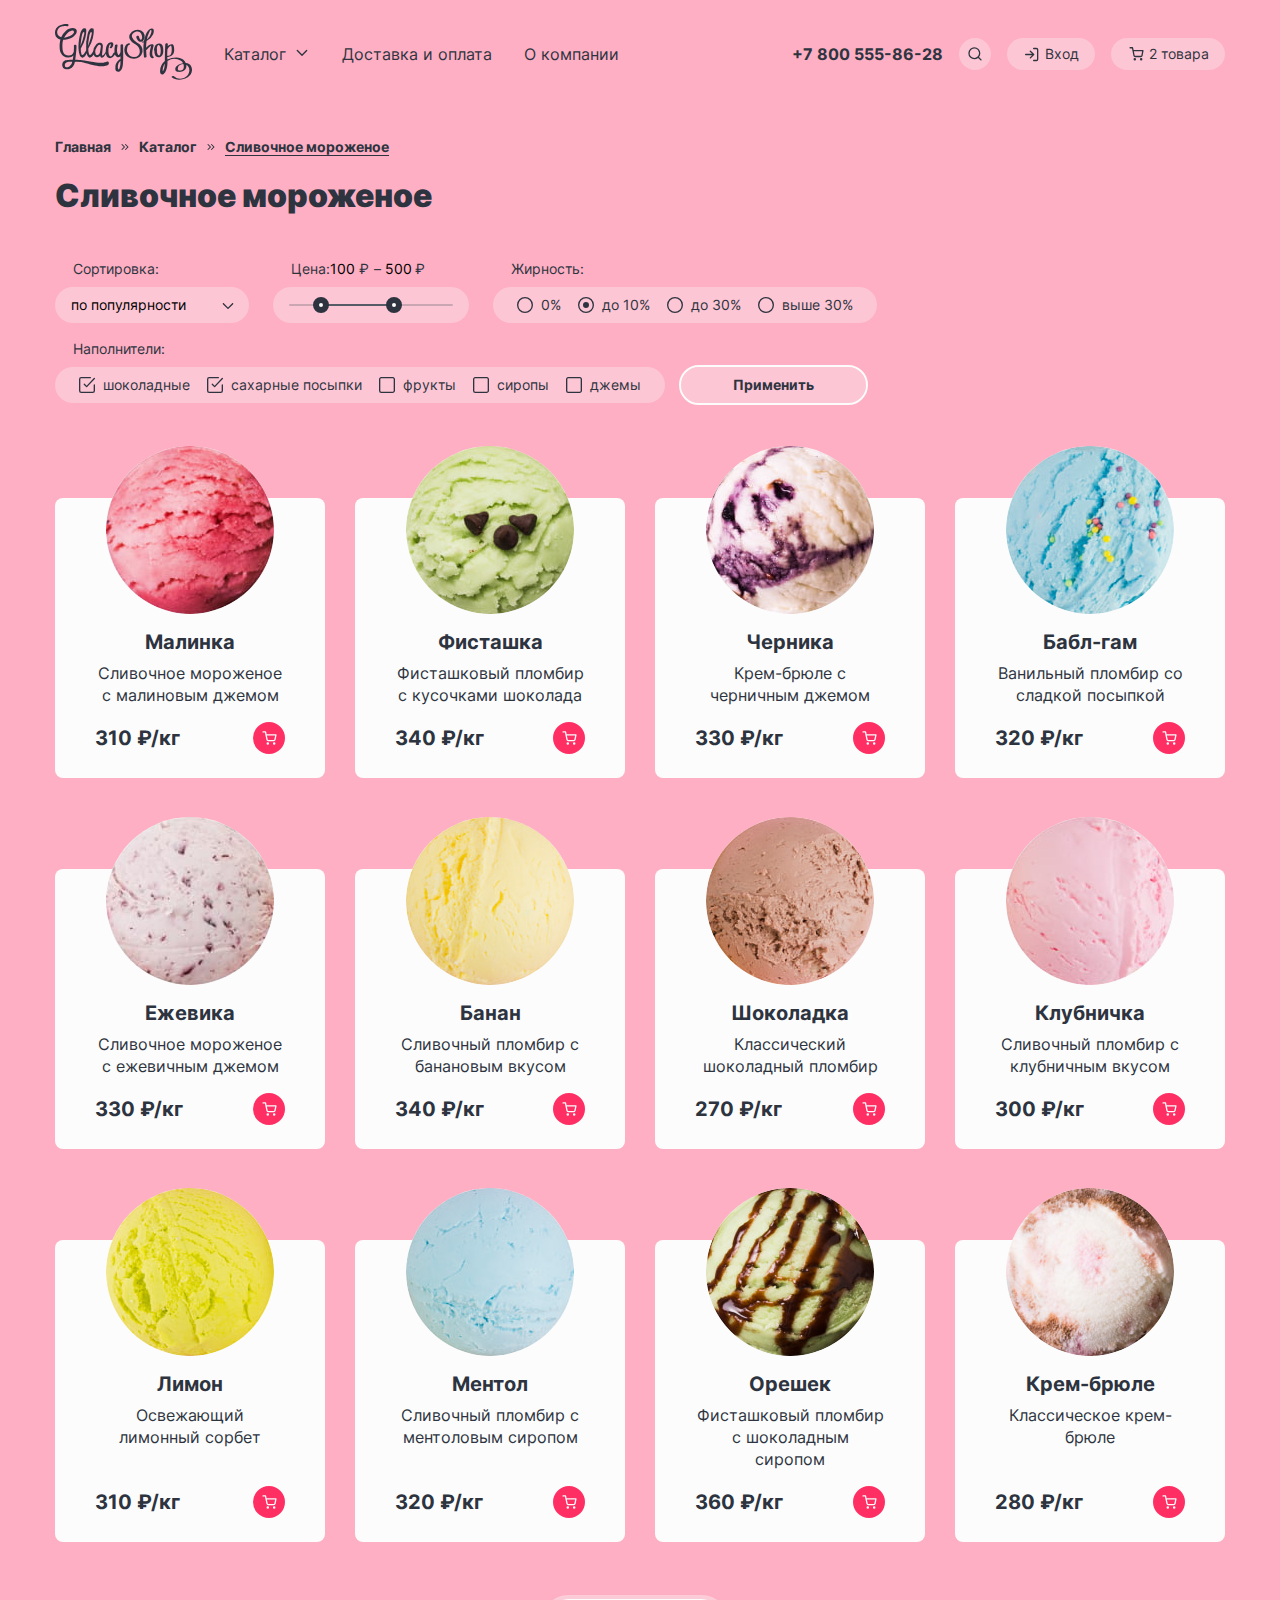
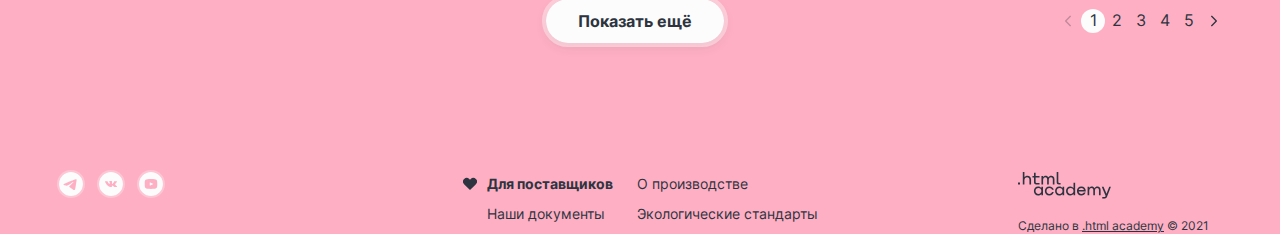
<file: 10/catalog.html>
<!DOCTYPE html>
<html lang="ru">

  <head>
    <meta charset="UTF-8">
    <title>Каталог</title>
    <link rel="stylesheet" href="styles/styles.css">
    <base href="https://htmlacademy-htmlcss.github.io/2145249-gllacy-35/10/">
</head>

  <body>

    <header class="page-header">
      <nav class="navigation">
        <a class="navigation-link logo" href="index.html">
          <span class="visually-hidden">Glassy shop</span>
          <img class="page-header-logo" src="images/logo.svg" width="137" height="56"
            alt="Логотип магазин мороженого «Glassy shop»">
        </a>
        <ul class="navigation-list navigation-info">
          <li class="navigation-item">
            <a class="navigation-link navigation-catalog" href="#">Каталог
              <svg class="navigation-icon" aria-hidden="true" focusable="false" width="16" height="17"
                viewBox="0 0 16 17" fill="none">
                <path fill-rule="evenodd" clip-rule="evenodd"
                  d="M3.8 7.05a.67.67 0 1 0-.93.95l4.66 4.66a.66.66 0 0 0 .95 0L13.14 8a.67.67 0 0 0-.94-.95L8 11.25l-4.2-4.2Z"
                  fill="currentColor" />
              </svg>
            </a>
            <div class="popover popover-catalog">
              <ul class="navigation-catalog-select">
                <li class="catalog-select-item novelties-item"><a href="catalog.html" class="novelties">Новинки</a></li>
                <li class="catalog-select-item"><a href="#">Сливочное</a></li>
                <li class="catalog-select-item"><a href="#">Щербеты</a></li>
                <li class="catalog-select-item"><a href="#">Фруктовый лед</a></li>
                <li class="catalog-select-item"><a href="#">Мелорин</a></li>
              </ul>
            </div>
          </li>
          <li class="navigation-item">
            <a class="navigation-link" href="deliver.html">Доставка и оплата</a>
          </li>
          <li class="navigation-item">
            <a class="navigation-link" href="about.html">О компании</a>
          </li>
        </ul>

        <ul class="navigation-list navigation-user">
          <li class="navigation-item navigation-phone">
            <a class="navigation-link link-phone" href="tel:+78005558628">+7 800 555-86-28</a>
          </li>
          <li class="navigation-item">
            <a class="navigation-link" href="#">
              <svg class="navigation-icon" aria-hidden="true" focusable="false" width="14" height="14" fill="none">
                <path fill="currentColor" fill-rule="evenodd"
                  d="M1.663 6.188a4.667 4.667 0 1 1 8.028 3.237.673.673 0 0 0-.123.124 4.667 4.667 0 0 1-7.904-3.361Zm8.412 4.688a5.975 5.975 0 0 1-3.745 1.312 6 6 0 1 1 6-6 5.975 5.975 0 0 1-1.312 3.745l2.45 2.45a.667.667 0 0 1 0 .943.667.667 0 0 1-.943 0l-2.45-2.45Z"
                  clip-rule="evenodd" />
              </svg>
              <span class="visually-hidden">Поиск</span></a>
            <div class="popover popover-search">
              <form class="search-form" action="https://echo.htmlacademy.ru/" method="post">
                <input class="search-form-field field" type="text" id="search-login" name="search-login"
                  placeholder="Поиск по сайту">
              </form>
            </div>
          </li>
          <li class="navigation-item">
            <a class="navigation-link navigation-link-text" href="#">
              <svg class="navigation-icon" aria-hidden="true" focusable="false" width="14" height="15" fill="none">
                <path fill="currentColor" fill-rule="evenodd"
                  d="M8 1.525a.667.667 0 0 1 .667-.667h2.666a2 2 0 0 1 2 2v9.333a2 2 0 0 1-2 2H8.667a.667.667 0 0 1 0-1.333h2.666a.667.667 0 0 0 .667-.667V2.858a.666.666 0 0 0-.667-.667H8.667A.667.667 0 0 1 8 1.525ZM4.862 3.72a.667.667 0 0 1 .943 0l3.329 3.329a.673.673 0 0 1 .129.177.664.664 0 0 1 .07.299.664.664 0 0 1-.2.476l-3.328 3.328a.667.667 0 1 1-.943-.942L7.057 8.19H.667a.667.667 0 1 1 0-1.333h6.39L4.862 4.663a.667.667 0 0 1 0-.943Z"
                  clip-rule="evenodd" />
              </svg>
              Вход</a>
            <div class="popover popover-enter">
              <div class="popover-content">
                <h2 class="popover-title">Личный кабинет</h2>
                <form class="auth-form" action="https://echo.htmlacademy.ru/" method="post">
                  <p class="field-group">
                    <label class="visually-hidden" for="auth-login">Логин</label>
                    <input class="auth-form-field field" type="text" id="auth-login" name="auth-login"
                      placeholder="email@example.com">
                  </p>
                  <p class="field-group">
                    <label class="visually-hidden" for="auth-password">Пароль</label>
                    <input class="auth-form-field field" type="password" id="auth-password" name="auth-password"
                      placeholder="&#x25CF;&#x25CF;&#x25CF;&#x25CF;&#x25CF;&#x25CF;">
                  </p>
                  <div class="field-group auth-form-user-options">
                    <button class="button popover-cart-button" type="submit">Войти</button>
                    <a class="auth-form-recovery auth-form-link" href="#">Забыли пароль?</a>
                    <a class="auth-form-register auth-form-link" href="#">Регистрация</a>
                  </div>
                </form>
              </div>
            </div>
          </li>
          <li class="navigation-item">
            <a class="navigation-link navigation-link-text" href="#">
              <svg class="navigation-icon" aria-hidden="true" focusable="false" width="15" height="14" fill="none">
                <path fill="currentColor" fill-rule="evenodd"
                  d="M1.167.108a.667.667 0 1 0 0 1.333h1.77l.468 2.336a.664.664 0 0 0 .011.053l.967 4.833a1.826 1.826 0 0 0 1.819 1.47h5.62a1.826 1.826 0 0 0 1.819-1.47l.001-.005.927-4.861a.667.667 0 0 0-.655-.792H4.611L4.138.644a.667.667 0 0 0-.654-.536H1.167ZM5.69 8.402l-.813-4.064h8.23l-.775 4.067a.492.492 0 0 1-.492.395H6.183a.492.492 0 0 1-.492-.397Zm-1.134 3.961a1.246 1.246 0 1 1 2.492 0 1.246 1.246 0 0 1-2.492 0Zm6.374 0a1.246 1.246 0 1 1 2.491 0 1.246 1.246 0 0 1-2.491 0Z"
                  clip-rule="evenodd" />
              </svg>
              2 товара</a>
            <div class="popover popover-cart">
              <div class="popover-content">
                <h2 class="popover-title">Корзина</h2>
                <ul class="cart-items-list">
                  <li class="cart-item">
                    <div class="cart-item-wrapper">
                      <img class="cart-item-image" src="images/catalog/ice-cream/raspberry.jpg" width="46" height="46"
                        alt="Мороженое 'Малинка'">
                      <p class="cart-item-title">Малинка</p>
                      <p class="cart-item-subtitle">1 кг х 310 ₽</p>
                    </div>
                    <p class="cart-item-price">310 ₽</p>
                    <button type="button" class="cart-item-button button">
                      <svg width="16" height="16" fill="none" viewBox="0 0 16 16">
                        <path fill="currentColor" fill-rule="evenodd"
                          d="M12.803 4.138a.667.667 0 1 0-.943-.943L8 7.056l-3.862-3.86a.667.667 0 1 0-.943.942L7.056 8l-3.86 3.861a.667.667 0 1 0 .942.943L8 8.942l3.861 3.861a.667.667 0 1 0 .943-.943L8.942 8l3.861-3.862Z"
                          clip-rule="evenodd" />
                      </svg>
                      <span class="visually-hidden">Удалить из корзины</span>
                    </button>
                  </li>
                  <li class="cart-item">
                    <div class="cart-item-wrapper">
                      <img class="cart-item-image" src="images/catalog/ice-cream/bubble-gum.jpg" width="46" height="46"
                        alt="Мороженое 'Бабл-гам'">
                      <p class="cart-item-title">Бабл-гам</p>
                      <p class="cart-item-subtitle">1,5 кг х 320 ₽</p>
                    </div>
                    <p class="cart-item-price">480 ₽</p>
                    <button type="button" class="cart-item-button button">
                      <svg width="16" height="16" fill="none" viewBox="0 0 16 16">
                        <path fill="currentColor" fill-rule="evenodd"
                          d="M12.803 4.138a.667.667 0 1 0-.943-.943L8 7.056l-3.862-3.86a.667.667 0 1 0-.943.942L7.056 8l-3.86 3.861a.667.667 0 1 0 .942.943L8 8.942l3.861 3.861a.667.667 0 1 0 .943-.943L8.942 8l3.861-3.862Z"
                          clip-rule="evenodd" />
                      </svg>
                      <span class="visually-hidden">Удалить из корзины</span>
                    </button>
                  </li>
                </ul>
                <div class="popover-footer">
                  <button class="button popover-cart-button" type="submit">Оформить заказ</button>
                  <p class="popover-footer-price">Итого: 790 ₽</p>
                </div>
              </div>
            </div>
            <div class="popover popover-cart popover-cart-empty">
              <h2 class="popover-title">Ваша корзина пока пуста</h2>
            </div>
          </li>
        </ul>
      </nav>
    </header>

    <main class="main-inner main-container">
      <div class="page-container">
        <header class="inner-header">
          <ul class="breadcrumbs">
            <li class="breadcrumbs-item">
              <a class="breadcrumbs-link" href="index.html">Главная</a>
            </li>
            <li class="breadcrumbs-item">
              <a class="breadcrumbs-link" href="#">Каталог</a>
            </li>
            <li class="breadcrumbs-item">
              <a class="breadcrumbs-link">Сливочное мороженое</a>
            </li>
          </ul>
          <h1 class="inner-header-title">Сливочное мороженое</h1>
        </header>

        <section class="catalog-products">
          <h2 class="visually-hidden">Список товаров с фильтрами</h2>
          <form class="catalog-filter" action="https://echo.htmlacademy.ru/" method="get">
            <fieldset class="catalog-filter-group">
              <legend class="catalog-filter-title">Сортировка:</legend>
              <select class="select-control" aria-label="Сортировка">
                <option value="popular">по популярности</option>
                <option value="price">по цене</option>
              </select>
            </fieldset>
            <fieldset class="catalog-filter-group">
              <legend class="catalog-filter-title">Цена:</legend>
              <div class="range">
                <div class="range-wrapper-inputs">
                  <label class="catalog-filter-label">
                    <input class="range-input" type="number" value="100" name="min-price"> ₽
                  </label>
                  <label class="catalog-filter-label">
                    &#8211;<input class="range-input" type="number" value="500" name="max-price"> ₽
                  </label>
                </div>
                <div class="range-wrapper">
                  <div class="range-scale">
                    <div class="range-bar" style="left: 32px; width: 72px">
                      <button class="range-toggle toggle-min">
                        <span class="visually-hidden">Изменить минимальную цену.</span>
                      </button>
                      <button class="range-toggle toggle-max">
                        <span class="visually-hidden">Изменить максимальную цену.</span>
                      </button>
                    </div>
                  </div>
                </div>
              </div>
            </fieldset>
            <fieldset class="catalog-filter-group">
              <legend class="catalog-filter-title">Жирность:</legend>
              <ul class="catalog-filter-list">
                <li class="catalog-filter-item">
                  <label class="control">
                    <input class="visually-hidden control-input" type="radio" name="product-group" value="percent-0">
                    <svg class="control-mark control-mark-checked" width="16" height="16" viewBox="0 0 16 16"
                      fill="none">
                      <path fill-rule="evenodd" clip-rule="evenodd"
                        d="M14.67 8A6.67 6.67 0 1 1 1.33 8a6.67 6.67 0 0 1 13.34 0ZM8 16A8 8 0 1 0 8 0a8 8 0 0 0 0 16Zm0-5a3 3 0 1 0 0-6 3 3 0 0 0 0 6Z" />
                    </svg>
                    <svg class="control-mark control-mark-nochecked" width="16" height="16" viewBox="0 0 16 16"
                      fill="none">
                      <path fill-rule="evenodd" clip-rule="evenodd"
                        d="M8 1.33a6.67 6.67 0 0 0 0 13.34A6.67 6.67 0 0 0 8 1.33ZM8 16A8 8 0 1 1 8 0a8 8 0 0 1 0 16Z" />
                    </svg>
                    <span class="control-label">0%</span>
                  </label>
                </li>
                <li class="catalog-filter-item">
                  <label class="control">
                    <input class=" visually-hidden control-input" type="radio" name="product-group"
                      value="to-10-persent" checked>
                    <svg class="control-mark control-mark-checked" width="16" height="16" viewBox="0 0 16 16"
                      fill="none">
                      <path fill-rule="evenodd" clip-rule="evenodd"
                        d="M14.67 8A6.67 6.67 0 1 1 1.33 8a6.67 6.67 0 0 1 13.34 0ZM8 16A8 8 0 1 0 8 0a8 8 0 0 0 0 16Zm0-5a3 3 0 1 0 0-6 3 3 0 0 0 0 6Z" />
                    </svg>
                    <svg class="control-mark control-mark-nochecked" width="16" height="16" viewBox="0 0 16 16"
                      fill="none">
                      <path fill-rule="evenodd" clip-rule="evenodd"
                        d="M8 1.33a6.67 6.67 0 0 0 0 13.34A6.67 6.67 0 0 0 8 1.33ZM8 16A8 8 0 1 1 8 0a8 8 0 0 1 0 16Z" />
                    </svg>
                    <span class="control-label">до 10%</span>
                  </label>
                </li>
                <li class="catalog-filter-item">
                  <label class="control">
                    <input class=" visually-hidden control-input" type="radio" name="product-group"
                      value="to-30-persent">
                    <svg class="control-mark control-mark-checked" width="16" height="16" viewBox="0 0 16 16"
                      fill="none">
                      <path fill-rule="evenodd" clip-rule="evenodd"
                        d="M14.67 8A6.67 6.67 0 1 1 1.33 8a6.67 6.67 0 0 1 13.34 0ZM8 16A8 8 0 1 0 8 0a8 8 0 0 0 0 16Zm0-5a3 3 0 1 0 0-6 3 3 0 0 0 0 6Z" />
                    </svg>
                    <svg class="control-mark control-mark-nochecked" width="16" height="16" viewBox="0 0 16 16"
                      fill="none">
                      <path fill-rule="evenodd" clip-rule="evenodd"
                        d="M8 1.33a6.67 6.67 0 0 0 0 13.34A6.67 6.67 0 0 0 8 1.33ZM8 16A8 8 0 1 1 8 0a8 8 0 0 1 0 16Z" />
                    </svg>
                    <span class="control-label">до 30%</span>
                  </label>
                </li>
                <li class="catalog-filter-item">
                  <label class="control">
                    <input class="visually-hidden control-input" type="radio" name="product-group"
                      value="over-30-persent">
                    <svg class="control-mark control-mark-checked" width="16" height="16" viewBox="0 0 16 16"
                      fill="none">
                      <path fill-rule="evenodd" clip-rule="evenodd"
                        d="M14.67 8A6.67 6.67 0 1 1 1.33 8a6.67 6.67 0 0 1 13.34 0ZM8 16A8 8 0 1 0 8 0a8 8 0 0 0 0 16Zm0-5a3 3 0 1 0 0-6 3 3 0 0 0 0 6Z" />
                    </svg>
                    <svg class="control-mark control-mark-nochecked" width="16" height="16" viewBox="0 0 16 16"
                      fill="none">
                      <path fill-rule="evenodd" clip-rule="evenodd"
                        d="M8 1.33a6.67 6.67 0 0 0 0 13.34A6.67 6.67 0 0 0 8 1.33ZM8 16A8 8 0 1 1 8 0a8 8 0 0 1 0 16Z" />
                    </svg>
                    <span class="control-label">выше 30%</span>
                  </label>
                </li>
              </ul>
            </fieldset>
            <fieldset class="catalog-filter-group">
              <legend class="catalog-filter-title">Наполнители:</legend>
              <ul class="catalog-filter-list">
                <li class="catalog-filter-item">
                  <label class="control">
                    <input class="visually-hidden control-input" type="checkbox" name="choco" checked>
                    <svg class="control-mark control-mark-checked" width="16" height="16" viewBox="0 0 16 16"
                      fill="none">
                      <path fill-rule="evenodd" clip-rule="evenodd"
                        d="M1.62 1.62a.96.96 0 0 1 .68-.29h8.95a.67.67 0 1 0 0-1.33H2.3A2.3 2.3 0 0 0 0 2.3v11.4A2.3 2.3 0 0 0 2.3 16h11.4a2.3 2.3 0 0 0 2.3-2.3V8a.67.67 0 0 0-1.34 0v5.7a.96.96 0 0 1-.96.97H2.3a.96.96 0 0 1-.97-.97V2.3c0-.26.1-.5.29-.68Zm14.2.32a.67.67 0 1 0-.97-.92L7.6 8.66 5.78 6.73a.67.67 0 0 0-.97.91l2.32 2.45a.67.67 0 0 0 .97 0l7.72-8.15Z" />
                    </svg>
                    <svg class="control-mark control-mark-nochecked" width="16" height="16" viewBox="0 0 16 16"
                      fill="none">
                      <path fill-rule="evenodd" clip-rule="evenodd"
                        d="M1.62 1.62a.96.96 0 0 1 .68-.29h11.4c.24 0 .34.03.4.06a1 1 0 0 1 .28.23c.21.2.29.43.29.68V13.7a.96.96 0 0 1-.97.96H2.3a.96.96 0 0 1-.97-.96V2.3c0-.26.1-.5.29-.68Zm14.22 12.92A2.3 2.3 0 0 1 13.7 16H2.3A2.3 2.3 0 0 1 0 13.7V2.3A2.3 2.3 0 0 1 1.46.16c.11-.1.27-.16.43-.16H13.7c.34 0 .65.04.94.17.28.12.5.31.69.5.48.48.67 1.06.67 1.63v11.8c0 .18-.06.33-.16.44Z" />
                    </svg>
                    <span class="control-label">шоколадные</span>
                  </label>
                </li>
                <li class="catalog-filter-item">
                  <label class="control">
                    <input class="visually-hidden control-input" type="checkbox" name="sugar" checked>
                    <svg class="control-mark control-mark-checked" width="16" height="16" viewBox="0 0 16 16"
                      fill="none">
                      <path fill-rule="evenodd" clip-rule="evenodd"
                        d="M1.62 1.62a.96.96 0 0 1 .68-.29h8.95a.67.67 0 1 0 0-1.33H2.3A2.3 2.3 0 0 0 0 2.3v11.4A2.3 2.3 0 0 0 2.3 16h11.4a2.3 2.3 0 0 0 2.3-2.3V8a.67.67 0 0 0-1.34 0v5.7a.96.96 0 0 1-.96.97H2.3a.96.96 0 0 1-.97-.97V2.3c0-.26.1-.5.29-.68Zm14.2.32a.67.67 0 1 0-.97-.92L7.6 8.66 5.78 6.73a.67.67 0 0 0-.97.91l2.32 2.45a.67.67 0 0 0 .97 0l7.72-8.15Z" />
                    </svg>
                    <svg class="control-mark control-mark-nochecked" width="16" height="16" viewBox="0 0 16 16"
                      fill="none">
                      <path fill-rule="evenodd" clip-rule="evenodd"
                        d="M1.62 1.62a.96.96 0 0 1 .68-.29h11.4c.24 0 .34.03.4.06a1 1 0 0 1 .28.23c.21.2.29.43.29.68V13.7a.96.96 0 0 1-.97.96H2.3a.96.96 0 0 1-.97-.96V2.3c0-.26.1-.5.29-.68Zm14.22 12.92A2.3 2.3 0 0 1 13.7 16H2.3A2.3 2.3 0 0 1 0 13.7V2.3A2.3 2.3 0 0 1 1.46.16c.11-.1.27-.16.43-.16H13.7c.34 0 .65.04.94.17.28.12.5.31.69.5.48.48.67 1.06.67 1.63v11.8c0 .18-.06.33-.16.44Z" />
                    </svg>
                    <span class="control-label">сахарные посыпки</span>
                  </label>
                </li>
                <li class="catalog-filter-item">
                  <label class="control">
                    <input class="visually-hidden control-input" type="checkbox" name="fruit">
                    <svg class="control-mark control-mark-checked" width="16" height="16" viewBox="0 0 16 16"
                      fill="none">
                      <path fill-rule="evenodd" clip-rule="evenodd"
                        d="M1.62 1.62a.96.96 0 0 1 .68-.29h8.95a.67.67 0 1 0 0-1.33H2.3A2.3 2.3 0 0 0 0 2.3v11.4A2.3 2.3 0 0 0 2.3 16h11.4a2.3 2.3 0 0 0 2.3-2.3V8a.67.67 0 0 0-1.34 0v5.7a.96.96 0 0 1-.96.97H2.3a.96.96 0 0 1-.97-.97V2.3c0-.26.1-.5.29-.68Zm14.2.32a.67.67 0 1 0-.97-.92L7.6 8.66 5.78 6.73a.67.67 0 0 0-.97.91l2.32 2.45a.67.67 0 0 0 .97 0l7.72-8.15Z" />
                    </svg>
                    <svg class="control-mark control-mark-nochecked" width="16" height="16" viewBox="0 0 16 16"
                      fill="none">
                      <path fill-rule="evenodd" clip-rule="evenodd"
                        d="M1.62 1.62a.96.96 0 0 1 .68-.29h11.4c.24 0 .34.03.4.06a1 1 0 0 1 .28.23c.21.2.29.43.29.68V13.7a.96.96 0 0 1-.97.96H2.3a.96.96 0 0 1-.97-.96V2.3c0-.26.1-.5.29-.68Zm14.22 12.92A2.3 2.3 0 0 1 13.7 16H2.3A2.3 2.3 0 0 1 0 13.7V2.3A2.3 2.3 0 0 1 1.46.16c.11-.1.27-.16.43-.16H13.7c.34 0 .65.04.94.17.28.12.5.31.69.5.48.48.67 1.06.67 1.63v11.8c0 .18-.06.33-.16.44Z" />
                    </svg>
                    <span class="control-label">фрукты</span>
                  </label>
                </li>
                <li class="catalog-filter-item">
                  <label class="control">
                    <input class="visually-hidden control-input" type="checkbox" name="syrup">
                    <svg class="control-mark control-mark-checked" width="16" height="16" viewBox="0 0 16 16"
                      fill="none">
                      <path fill-rule="evenodd" clip-rule="evenodd"
                        d="M1.62 1.62a.96.96 0 0 1 .68-.29h8.95a.67.67 0 1 0 0-1.33H2.3A2.3 2.3 0 0 0 0 2.3v11.4A2.3 2.3 0 0 0 2.3 16h11.4a2.3 2.3 0 0 0 2.3-2.3V8a.67.67 0 0 0-1.34 0v5.7a.96.96 0 0 1-.96.97H2.3a.96.96 0 0 1-.97-.97V2.3c0-.26.1-.5.29-.68Zm14.2.32a.67.67 0 1 0-.97-.92L7.6 8.66 5.78 6.73a.67.67 0 0 0-.97.91l2.32 2.45a.67.67 0 0 0 .97 0l7.72-8.15Z" />
                    </svg>
                    <svg class="control-mark control-mark-nochecked" width="16" height="16" viewBox="0 0 16 16"
                      fill="none">
                      <path fill-rule="evenodd" clip-rule="evenodd"
                        d="M1.62 1.62a.96.96 0 0 1 .68-.29h11.4c.24 0 .34.03.4.06a1 1 0 0 1 .28.23c.21.2.29.43.29.68V13.7a.96.96 0 0 1-.97.96H2.3a.96.96 0 0 1-.97-.96V2.3c0-.26.1-.5.29-.68Zm14.22 12.92A2.3 2.3 0 0 1 13.7 16H2.3A2.3 2.3 0 0 1 0 13.7V2.3A2.3 2.3 0 0 1 1.46.16c.11-.1.27-.16.43-.16H13.7c.34 0 .65.04.94.17.28.12.5.31.69.5.48.48.67 1.06.67 1.63v11.8c0 .18-.06.33-.16.44Z" />
                    </svg>
                    <span class="control-label">сиропы</span>
                  </label>
                </li>
                <li class="catalog-filter-item">
                  <label class="control">
                    <input class="visually-hidden control-input" type="checkbox" name="jam">
                    <svg class="control-mark control-mark-checked" width="16" height="16" viewBox="0 0 16 16"
                      fill="none">
                      <path fill-rule="evenodd" clip-rule="evenodd"
                        d="M1.62 1.62a.96.96 0 0 1 .68-.29h8.95a.67.67 0 1 0 0-1.33H2.3A2.3 2.3 0 0 0 0 2.3v11.4A2.3 2.3 0 0 0 2.3 16h11.4a2.3 2.3 0 0 0 2.3-2.3V8a.67.67 0 0 0-1.34 0v5.7a.96.96 0 0 1-.96.97H2.3a.96.96 0 0 1-.97-.97V2.3c0-.26.1-.5.29-.68Zm14.2.32a.67.67 0 1 0-.97-.92L7.6 8.66 5.78 6.73a.67.67 0 0 0-.97.91l2.32 2.45a.67.67 0 0 0 .97 0l7.72-8.15Z" />
                    </svg>
                    <svg class="control-mark control-mark-nochecked" width="16" height="16" viewBox="0 0 16 16"
                      fill="none">
                      <path fill-rule="evenodd" clip-rule="evenodd"
                        d="M1.62 1.62a.96.96 0 0 1 .68-.29h11.4c.24 0 .34.03.4.06a1 1 0 0 1 .28.23c.21.2.29.43.29.68V13.7a.96.96 0 0 1-.97.96H2.3a.96.96 0 0 1-.97-.96V2.3c0-.26.1-.5.29-.68Zm14.22 12.92A2.3 2.3 0 0 1 13.7 16H2.3A2.3 2.3 0 0 1 0 13.7V2.3A2.3 2.3 0 0 1 1.46.16c.11-.1.27-.16.43-.16H13.7c.34 0 .65.04.94.17.28.12.5.31.69.5.48.48.67 1.06.67 1.63v11.8c0 .18-.06.33-.16.44Z" />
                    </svg>
                    <span class="control-label">джемы</span>
                  </label>
                </li>
              </ul>
            </fieldset>
            <button class="button-catalog" type="submit">Применить</button>
          </form>
        </section>
        <ul class="product-list">
          <li class="product-card">
            <a class="product-card-link" href="product.html">
              <img class="product-card-image" src="images/catalog/ice-cream/raspberry.jpg" width="168" height="168"
                alt="Мороженое 'Малинка'">
            </a>
            <div class="product-card-content">
              <a class="product-card-link" href="">
                <h3 class="product-card-title">Малинка</h3>
              </a>
              <p class="product-card-description">Сливочное мороженое с малиновым джемом</p>
              <div class="card-price-wrapper">
                <b class="product-card-price">310 ₽/<span>кг</span></b>
                <a class="product-card-button" href="#">
                  <svg class="basket-icon" aria-hidden="true" focusable="false" width="15" height="14"
                    viewBox="0 0 15 14" fill="none">
                    <path fill-rule="evenodd" clip-rule="evenodd"
                      d="M1.17.25a.67.67 0 1 0 0 1.33h1.77l.47 2.34v.05l.97 4.84a1.83 1.83 0 0 0 1.82 1.46h5.62a1.83 1.83 0 0 0 1.82-1.46V8.8l.93-4.86a.67.67 0 0 0-.66-.8h-9.3L4.14.8a.67.67 0 0 0-.66-.54H1.17Zm4.52 8.3-.81-4.07h8.23l-.78 4.07a.5.5 0 0 1-.49.4H6.18a.5.5 0 0 1-.49-.4ZM4.56 12.5a1.25 1.25 0 1 1 2.49 0 1.25 1.25 0 0 1-2.5 0Zm6.37 0a1.25 1.25 0 1 1 2.5 0 1.25 1.25 0 0 1-2.5 0Z" />
                  </svg>
                  <span class="visually-hidden">Положить в
                    корзину</span></a>
              </div>
            </div>
          </li>
          <li class="product-card">
            <a class="product-card-link" href="product.html">
              <img class="product-card-image" src="images/catalog/ice-cream/pistachio.jpg" width="168" height="168"
                alt="Мороженое 'Фисташка'">
            </a>
            <div class="product-card-content">
              <a class="product-card-link" href="">
                <h3 class="product-card-title">Фисташка</h3>
              </a>
              <p class="product-card-description">Фисташковый пломбир с кусочками шоколада</p>
              <div class="card-price-wrapper">
                <b class="product-card-price">340 ₽/<span>кг</span></b>
                <a class="product-card-button" href="#">
                  <svg class="basket-icon" aria-hidden="true" focusable="false" width="15" height="14"
                    viewBox="0 0 15 14" fill="none">
                    <path fill-rule="evenodd" clip-rule="evenodd"
                      d="M1.17.25a.67.67 0 1 0 0 1.33h1.77l.47 2.34v.05l.97 4.84a1.83 1.83 0 0 0 1.82 1.46h5.62a1.83 1.83 0 0 0 1.82-1.46V8.8l.93-4.86a.67.67 0 0 0-.66-.8h-9.3L4.14.8a.67.67 0 0 0-.66-.54H1.17Zm4.52 8.3-.81-4.07h8.23l-.78 4.07a.5.5 0 0 1-.49.4H6.18a.5.5 0 0 1-.49-.4ZM4.56 12.5a1.25 1.25 0 1 1 2.49 0 1.25 1.25 0 0 1-2.5 0Zm6.37 0a1.25 1.25 0 1 1 2.5 0 1.25 1.25 0 0 1-2.5 0Z" />
                  </svg>
                  <span class="visually-hidden">Положить в
                    корзину</span></a>
              </div>
            </div>
          </li>
          <li class="product-card">
            <a class="product-card-link" href="product.html">
              <img class="product-card-image" src="images/catalog/ice-cream/blueberry.jpg" width="168" height="168"
                alt="Мороженое 'Черника'">
            </a>
            <div class="product-card-content">
              <a class="product-card-link" href="">
                <h3 class="product-card-title">Черника</h3>
              </a>
              <p class="product-card-description">Крем-брюле с черничным джемом</p>
              <div class="card-price-wrapper">
                <b class="product-card-price">330 ₽/<span>кг</span></b>
                <a class="product-card-button" href="#">
                  <svg class="basket-icon" aria-hidden="true" focusable="false" width="15" height="14"
                    viewBox="0 0 15 14" fill="none">
                    <path fill-rule="evenodd" clip-rule="evenodd"
                      d="M1.17.25a.67.67 0 1 0 0 1.33h1.77l.47 2.34v.05l.97 4.84a1.83 1.83 0 0 0 1.82 1.46h5.62a1.83 1.83 0 0 0 1.82-1.46V8.8l.93-4.86a.67.67 0 0 0-.66-.8h-9.3L4.14.8a.67.67 0 0 0-.66-.54H1.17Zm4.52 8.3-.81-4.07h8.23l-.78 4.07a.5.5 0 0 1-.49.4H6.18a.5.5 0 0 1-.49-.4ZM4.56 12.5a1.25 1.25 0 1 1 2.49 0 1.25 1.25 0 0 1-2.5 0Zm6.37 0a1.25 1.25 0 1 1 2.5 0 1.25 1.25 0 0 1-2.5 0Z" />
                  </svg>
                  <span class="visually-hidden">Положить в
                    корзину</span></a>
              </div>
            </div>
          </li>
          <li class="product-card">
            <a class="product-card-link" href="product.html">
              <img class="product-card-image" src="images/catalog/ice-cream/bubble-gum.jpg" width="168" height="168"
                alt="Мороженое 'Бабл-гам'">
            </a>
            <div class="product-card-content">
              <a class="product-card-link" href="">
                <h3 class="product-card-title">Бабл-гам</h3>
              </a>
              <p class="product-card-description">Ванильный пломбир со сладкой посыпкой</p>
              <div class="card-price-wrapper">
                <b class="product-card-price">320 ₽/<span>кг</span></b>
                <a class="product-card-button" href="#">
                  <svg class="basket-icon" aria-hidden="true" focusable="false" width="15" height="14"
                    viewBox="0 0 15 14" fill="none">
                    <path fill-rule="evenodd" clip-rule="evenodd"
                      d="M1.17.25a.67.67 0 1 0 0 1.33h1.77l.47 2.34v.05l.97 4.84a1.83 1.83 0 0 0 1.82 1.46h5.62a1.83 1.83 0 0 0 1.82-1.46V8.8l.93-4.86a.67.67 0 0 0-.66-.8h-9.3L4.14.8a.67.67 0 0 0-.66-.54H1.17Zm4.52 8.3-.81-4.07h8.23l-.78 4.07a.5.5 0 0 1-.49.4H6.18a.5.5 0 0 1-.49-.4ZM4.56 12.5a1.25 1.25 0 1 1 2.49 0 1.25 1.25 0 0 1-2.5 0Zm6.37 0a1.25 1.25 0 1 1 2.5 0 1.25 1.25 0 0 1-2.5 0Z" />
                  </svg>
                  <span class="visually-hidden">Положить в
                    корзину</span></a>
              </div>
            </div>
          </li>
          <li class="product-card">
            <a class="product-card-link" href="product.html">
              <img class="product-card-image" src="images/catalog/ice-cream/blackberry.jpg" width="168" height="168"
                alt="Мороженое 'Ежевика'">
            </a>
            <div class="product-card-content">
              <a class="product-card-link" href="">
                <h3 class="product-card-title">Ежевика</h3>
              </a>
              <p class="product-card-description">Сливочное мороженое с ежевичным джемом</p>
              <div class="card-price-wrapper">
                <b class="product-card-price">330 ₽/<span>кг</span></b>
                <a class="product-card-button" href="#">
                  <svg class="basket-icon" aria-hidden="true" focusable="false" width="15" height="14"
                    viewBox="0 0 15 14" fill="none">
                    <path fill-rule="evenodd" clip-rule="evenodd"
                      d="M1.17.25a.67.67 0 1 0 0 1.33h1.77l.47 2.34v.05l.97 4.84a1.83 1.83 0 0 0 1.82 1.46h5.62a1.83 1.83 0 0 0 1.82-1.46V8.8l.93-4.86a.67.67 0 0 0-.66-.8h-9.3L4.14.8a.67.67 0 0 0-.66-.54H1.17Zm4.52 8.3-.81-4.07h8.23l-.78 4.07a.5.5 0 0 1-.49.4H6.18a.5.5 0 0 1-.49-.4ZM4.56 12.5a1.25 1.25 0 1 1 2.49 0 1.25 1.25 0 0 1-2.5 0Zm6.37 0a1.25 1.25 0 1 1 2.5 0 1.25 1.25 0 0 1-2.5 0Z" />
                  </svg>
                  <span class="visually-hidden">Положить в
                    корзину</span></a>
              </div>
            </div>
          </li>
          <li class="product-card">
            <a class="product-card-link" href="product.html">
              <img class="product-card-image" src="images/catalog/ice-cream/banana.jpg" width="168" height="168"
                alt="Мороженое 'Банан'">
            </a>
            <div class="product-card-content">
              <a class="product-card-link" href="">
                <h3 class="product-card-title">Банан</h3>
              </a>
              <p class="product-card-description">Сливочный пломбир с банановым вкусом</p>
              <div class="card-price-wrapper">
                <b class="product-card-price">340 ₽/<span>кг</span></b>
                <a class="product-card-button" href="#">
                  <svg class="basket-icon" aria-hidden="true" focusable="false" width="15" height="14"
                    viewBox="0 0 15 14" fill="none">
                    <path fill-rule="evenodd" clip-rule="evenodd"
                      d="M1.17.25a.67.67 0 1 0 0 1.33h1.77l.47 2.34v.05l.97 4.84a1.83 1.83 0 0 0 1.82 1.46h5.62a1.83 1.83 0 0 0 1.82-1.46V8.8l.93-4.86a.67.67 0 0 0-.66-.8h-9.3L4.14.8a.67.67 0 0 0-.66-.54H1.17Zm4.52 8.3-.81-4.07h8.23l-.78 4.07a.5.5 0 0 1-.49.4H6.18a.5.5 0 0 1-.49-.4ZM4.56 12.5a1.25 1.25 0 1 1 2.49 0 1.25 1.25 0 0 1-2.5 0Zm6.37 0a1.25 1.25 0 1 1 2.5 0 1.25 1.25 0 0 1-2.5 0Z" />
                  </svg>
                  <span class="visually-hidden">Положить в
                    корзину</span></a>
              </div>
            </div>
          </li>
          <li class="product-card">
            <a class="product-card-link" href="product.html">
              <img class="product-card-image" src="images/catalog/ice-cream/chocolate.jpg" width="168" height="168"
                alt="Мороженое 'Шоколадка'">
            </a>
            <div class="product-card-content">
              <a class="product-card-link" href="">
                <h3 class="product-card-title">Шоколадка</h3>
              </a>
              <p class="product-card-description">Классический шоколадный пломбир</p>
              <div class="card-price-wrapper">
                <b class="product-card-price">270 ₽/<span>кг</span></b>
                <a class="product-card-button" href="#">
                  <svg class="basket-icon" aria-hidden="true" focusable="false" width="15" height="14"
                    viewBox="0 0 15 14" fill="none">
                    <path fill-rule="evenodd" clip-rule="evenodd"
                      d="M1.17.25a.67.67 0 1 0 0 1.33h1.77l.47 2.34v.05l.97 4.84a1.83 1.83 0 0 0 1.82 1.46h5.62a1.83 1.83 0 0 0 1.82-1.46V8.8l.93-4.86a.67.67 0 0 0-.66-.8h-9.3L4.14.8a.67.67 0 0 0-.66-.54H1.17Zm4.52 8.3-.81-4.07h8.23l-.78 4.07a.5.5 0 0 1-.49.4H6.18a.5.5 0 0 1-.49-.4ZM4.56 12.5a1.25 1.25 0 1 1 2.49 0 1.25 1.25 0 0 1-2.5 0Zm6.37 0a1.25 1.25 0 1 1 2.5 0 1.25 1.25 0 0 1-2.5 0Z" />
                  </svg>
                  <span class="visually-hidden">Положить в
                    корзину</span></a>
              </div>
            </div>
          </li>
          <li class="product-card">
            <a class="product-card-link" href="product.html">
              <img class="product-card-image" src="images/catalog/ice-cream/strawberry.jpg" width="168" height="168"
                alt="Мороженое 'Клубничка'">
            </a>
            <div class="product-card-content">
              <a class="product-card-link" href="">
                <h3 class="product-card-title">Клубничка</h3>
              </a>
              <p class="product-card-description">Сливочный пломбир с клубничным вкусом</p>
              <div class="card-price-wrapper">
                <b class="product-card-price">300 ₽/<span>кг</span></b>
                <a class="product-card-button" href="#">
                  <svg class="basket-icon" aria-hidden="true" focusable="false" width="15" height="14"
                    viewBox="0 0 15 14" fill="none">
                    <path fill-rule="evenodd" clip-rule="evenodd"
                      d="M1.17.25a.67.67 0 1 0 0 1.33h1.77l.47 2.34v.05l.97 4.84a1.83 1.83 0 0 0 1.82 1.46h5.62a1.83 1.83 0 0 0 1.82-1.46V8.8l.93-4.86a.67.67 0 0 0-.66-.8h-9.3L4.14.8a.67.67 0 0 0-.66-.54H1.17Zm4.52 8.3-.81-4.07h8.23l-.78 4.07a.5.5 0 0 1-.49.4H6.18a.5.5 0 0 1-.49-.4ZM4.56 12.5a1.25 1.25 0 1 1 2.49 0 1.25 1.25 0 0 1-2.5 0Zm6.37 0a1.25 1.25 0 1 1 2.5 0 1.25 1.25 0 0 1-2.5 0Z" />
                  </svg>
                  <span class="visually-hidden">Положить в
                    корзину</span></a>
              </div>
            </div>
          </li>
          <li class="product-card">
            <a class="product-card-link" href="product.html">
              <img class="product-card-image" src="images/catalog/ice-cream/lemon.jpg" width="168" height="168"
                alt="Мороженое 'Лимон'">
            </a>
            <div class="product-card-content">
              <a class="product-card-link" href="">
                <h3 class="product-card-title">Лимон</h3>
              </a>
              <p class="product-card-description">Освежающий лимонный сорбет</p>
              <div class="card-price-wrapper">
                <b class="product-card-price">310 ₽/<span>кг</span></b>
                <a class="product-card-button" href="#">
                  <svg class="basket-icon" aria-hidden="true" focusable="false" width="15" height="14"
                    viewBox="0 0 15 14" fill="none">
                    <path fill-rule="evenodd" clip-rule="evenodd"
                      d="M1.17.25a.67.67 0 1 0 0 1.33h1.77l.47 2.34v.05l.97 4.84a1.83 1.83 0 0 0 1.82 1.46h5.62a1.83 1.83 0 0 0 1.82-1.46V8.8l.93-4.86a.67.67 0 0 0-.66-.8h-9.3L4.14.8a.67.67 0 0 0-.66-.54H1.17Zm4.52 8.3-.81-4.07h8.23l-.78 4.07a.5.5 0 0 1-.49.4H6.18a.5.5 0 0 1-.49-.4ZM4.56 12.5a1.25 1.25 0 1 1 2.49 0 1.25 1.25 0 0 1-2.5 0Zm6.37 0a1.25 1.25 0 1 1 2.5 0 1.25 1.25 0 0 1-2.5 0Z" />
                  </svg>
                  <span class="visually-hidden">Положить в
                    корзину</span></a>
              </div>
            </div>
          </li>
          <li class="product-card">
            <a class="product-card-link" href="product.html">
              <img class="product-card-image" src="images/catalog/ice-cream/menthol.jpg" width="168" height="168"
                alt="Мороженое 'Ментол'">
            </a>
            <div class="product-card-content">
              <a class="product-card-link" href="">
                <h3 class="product-card-title">Ментол</h3>
              </a>
              <p class="product-card-description">Сливочный пломбир с ментоловым сиропом</p>
              <div class="card-price-wrapper">
                <b class="product-card-price">320 ₽/<span>кг</span></b>
                <a class="product-card-button" href="#">
                  <svg class="basket-icon" aria-hidden="true" focusable="false" width="15" height="14"
                    viewBox="0 0 15 14" fill="none">
                    <path fill-rule="evenodd" clip-rule="evenodd"
                      d="M1.17.25a.67.67 0 1 0 0 1.33h1.77l.47 2.34v.05l.97 4.84a1.83 1.83 0 0 0 1.82 1.46h5.62a1.83 1.83 0 0 0 1.82-1.46V8.8l.93-4.86a.67.67 0 0 0-.66-.8h-9.3L4.14.8a.67.67 0 0 0-.66-.54H1.17Zm4.52 8.3-.81-4.07h8.23l-.78 4.07a.5.5 0 0 1-.49.4H6.18a.5.5 0 0 1-.49-.4ZM4.56 12.5a1.25 1.25 0 1 1 2.49 0 1.25 1.25 0 0 1-2.5 0Zm6.37 0a1.25 1.25 0 1 1 2.5 0 1.25 1.25 0 0 1-2.5 0Z" />
                  </svg>
                  <span class="visually-hidden">Положить в
                    корзину</span></a>
              </div>
            </div>
          </li>
          <li class="product-card">
            <a class="product-card-link" href="product.html">
              <img class="product-card-image" src="images/catalog/ice-cream/nut.jpg" width="168" height="168"
                alt="Мороженое 'Орешек'">
            </a>
            <div class="product-card-content">
              <a class="product-card-link" href="">
                <h3 class="product-card-title">Орешек</h3>
              </a>
              <p class="product-card-description">Фисташковый пломбир с шоколадным сиропом</p>
              <div class="card-price-wrapper">
                <b class="product-card-price">360 ₽/<span>кг</span></b>
                <a class="product-card-button" href="#">
                  <svg class="basket-icon" aria-hidden="true" focusable="false" width="15" height="14"
                    viewBox="0 0 15 14" fill="none">
                    <path fill-rule="evenodd" clip-rule="evenodd"
                      d="M1.17.25a.67.67 0 1 0 0 1.33h1.77l.47 2.34v.05l.97 4.84a1.83 1.83 0 0 0 1.82 1.46h5.62a1.83 1.83 0 0 0 1.82-1.46V8.8l.93-4.86a.67.67 0 0 0-.66-.8h-9.3L4.14.8a.67.67 0 0 0-.66-.54H1.17Zm4.52 8.3-.81-4.07h8.23l-.78 4.07a.5.5 0 0 1-.49.4H6.18a.5.5 0 0 1-.49-.4ZM4.56 12.5a1.25 1.25 0 1 1 2.49 0 1.25 1.25 0 0 1-2.5 0Zm6.37 0a1.25 1.25 0 1 1 2.5 0 1.25 1.25 0 0 1-2.5 0Z" />
                  </svg>
                  <span class="visually-hidden">Положить в
                    корзину</span></a>
              </div>
            </div>
          </li>
          <li class="product-card">
            <a class="product-card-link" href="product.html">
              <img class="product-card-image" src="images/catalog/ice-cream/creme-brulee.jpg" width="168" height="168"
                alt="Мороженое 'Крем-брюле'">
            </a>
            <div class="product-card-content">
              <a class="product-card-link" href="">
                <h3 class="product-card-title">Крем-брюле</h3>
              </a>
              <p class="product-card-description">Классическое крем-брюле</p>
              <div class="card-price-wrapper">
                <b class="product-card-price">280 ₽/<span>кг</span></b>
                <a class="product-card-button" href="#">
                  <svg class="basket-icon" aria-hidden="true" focusable="false" width="15" height="14"
                    viewBox="0 0 15 14" fill="none">
                    <path fill-rule="evenodd" clip-rule="evenodd"
                      d="M1.17.25a.67.67 0 1 0 0 1.33h1.77l.47 2.34v.05l.97 4.84a1.83 1.83 0 0 0 1.82 1.46h5.62a1.83 1.83 0 0 0 1.82-1.46V8.8l.93-4.86a.67.67 0 0 0-.66-.8h-9.3L4.14.8a.67.67 0 0 0-.66-.54H1.17Zm4.52 8.3-.81-4.07h8.23l-.78 4.07a.5.5 0 0 1-.49.4H6.18a.5.5 0 0 1-.49-.4ZM4.56 12.5a1.25 1.25 0 1 1 2.49 0 1.25 1.25 0 0 1-2.5 0Zm6.37 0a1.25 1.25 0 1 1 2.5 0 1.25 1.25 0 0 1-2.5 0Z" />
                  </svg>
                  <span class="visually-hidden">Положить в
                    корзину</span></a>
              </div>
            </div>
          </li>
        </ul>
        <div class="pagination-footer">
          <button class="button pagination-show-more" type="button">Показать ещё</button>
          <ul class="pagination">
            <li class="pagination-item">
              <a class="pagination-link pagination-prev" href="#">
                <span class="visually-hidden">Предыдущая страница</span>
              </a>
            </li>
            <li class="pagination-item ">
              <a class="pagination-link pagination-current">1</a>
            </li>
            <li class="pagination-item">
              <a class="pagination-link" href="#">2</a>
            </li>
            <li class="pagination-item">
              <a class="pagination-link" href="#">3</a>
            </li>
            <li class="pagination-item">
              <a class="pagination-link" href="#">4</a>
            </li>
            <li class="pagination-item">
              <a class="pagination-link" href="#">5</a>
            </li>
            <li class="pagination-item">
              <a class="pagination-link pagination-next" href="#">
                <span class="visually-hidden">Следующая страница</span>
              </a>
            </li>
          </ul>
        </div>
      </div>
    </main>

    <footer>
      <div class="page-footer-container">
        <section class="footer-social">
          <h2 class="visually-hidden">Социальные сети</h2>
          <ul class="choice-social-list footer-social-list">
            <li class="choice-social-item">
              <a class="social-link social-link-telegram" href="https://t.me/htmlacademy">
                <svg class="social-icon" aria-hidden="true" focusable="false" width="24" height="24" viewBox="0 0 24 24"
                  fill="none">
                  <path fill-rule="evenodd" clip-rule="evenodd"
                    d="M24 12a12 12 0 1 1-24 0 12 12 0 0 1 24 0ZM12.43 8.86c-1.17.48-3.5 1.49-7 3.01-.57.23-.86.45-.9.67-.04.36.42.5 1.04.7l.27.08c.6.2 1.43.44 1.86.45.39 0 .82-.16 1.3-.48 3.27-2.21 4.96-3.33 5.06-3.35.08-.02.18-.04.25.02.07.07.07.18.06.22-.05.19-1.84 1.86-2.77 2.72a28.24 28.24 0 0 0-.82.79c-.57.54-1 .96.02 1.63.5.32.89.59 1.28.85a88.77 88.77 0 0 0 1.8 1.23c.5.35.95.67 1.5.62.32-.03.65-.33.82-1.23.4-2.13 1.18-6.73 1.36-8.63.01-.16 0-.31-.02-.47a.5.5 0 0 0-.17-.33.78.78 0 0 0-.46-.14c-.46.01-1.15.25-4.48 1.64Z"
                    fill="#FCFCFC" />
                </svg>
                <span class="visually-hidden">Телеграм</span>
              </a>
            </li>
            <li class="choice-social-item">
              <a class="social-link social-link-vk" href="https://vk.com/htmlacademy">
                <svg class="social-icon" aria-hidden="true" focusable="false" width="24" height="24" viewBox="0 0 24 24"
                  fill="none">
                  <path fill-rule="evenodd" clip-rule="evenodd"
                    d="M24 12a12 12 0 1 1-24 0 12 12 0 0 1 24 0Zm-11.41 2.97h-.72s-1.58.09-2.98-1.18C7.37 12.4 6.03 9.65 6.03 9.65s-.07-.18 0-.27c.1-.1.36-.1.36-.1l1.72-.01s.16.02.27.1c.1.05.15.17.15.17s.28.61.65 1.17c.71 1.08 1.05 1.32 1.29 1.2.35-.16.25-1.53.25-1.53s0-.5-.18-.71c-.14-.17-.41-.22-.53-.24-.1-.01.06-.2.26-.3.31-.13.86-.13 1.5-.13.5 0 .65.03.84.07.46.1.44.41.41 1.08l-.02.7v.18c-.01.34-.02.73.23.88.13.07.45 0 1.26-1.19.38-.56.66-1.23.66-1.23s.07-.12.16-.17c.1-.05.24-.04.24-.04h1.8s.54-.06.63.15c.1.23-.2.75-.94 1.61-.7.82-1.03 1.12-1 1.38.01.2.23.38.66.72.89.73 1.13 1.1 1.18 1.2l.01.01c.4.58-.44.62-.44.62l-1.6.02s-.34.06-.8-.2a3.94 3.94 0 0 1-.69-.6c-.33-.34-.65-.66-.91-.58-.45.12-.44.96-.44.96s0 .18-.1.28c-.1.1-.32.12-.32.12Z"
                    fill="#FCFCFC" />
                </svg>
                <span class="visually-hidden">ВКонтакте</span>
              </a>
            </li>
            <li class="choice-social-item">
              <a class="social-link social-link-youtube" href="https://www.youtube.com/user/htmlacademyru">
                <svg class="social-icon" aria-hidden="true" focusable="false" width="24" height="24" viewBox="0 0 24 24"
                  fill="none">
                  <path
                    d="m14 11.8-2.8-1.32c-.25-.11-.45.01-.45.29v2.46c0 .28.2.4.45.29L14 12.2c.25-.12.25-.3 0-.42ZM12 0a12 12 0 1 0 0 24 12 12 0 0 0 0-24Zm0 16.88c-6.14 0-6.25-.56-6.25-4.88s.1-4.88 6.25-4.88c6.14 0 6.25.56 6.25 4.88s-.1 4.88-6.25 4.88Z"
                    fill="#FCFCFC" />
                </svg>
                <span class="visually-hidden">YouTube</span>
              </a>
            </li>
          </ul>
        </section>
        <section class="footer-navigation">
          <ul class="footer-navigation-list">
            <li class="footer-navigation-item favorite"><a href="#">Для поставщиков</a></li>
            <li class="footer-navigation-item"><a href="#">О производстве</a></li>
            <li class="footer-navigation-item"><a href="#">Наши документы</a></li>
            <li class="footer-navigation-item"><a href="#">Экологические стандарты</a></li>
          </ul>
        </section>
        <section class="footer-about">
          <a class="htmlacademy-link" href="https://htmlacademy.ru/"><img class="logo-html"
              src="images/logo_htmlacademy.svg" width="93" height="27" alt="Логотип HTML Academy"></a>
          <p class="about-text">Сделано в <a class="htmlacademy-link" href="https://htmlacademy.ru/">.html academy</a>
            &#169; 2021</p>
        </section>
      </div>
    </footer>
  </body>

</html>
</file>
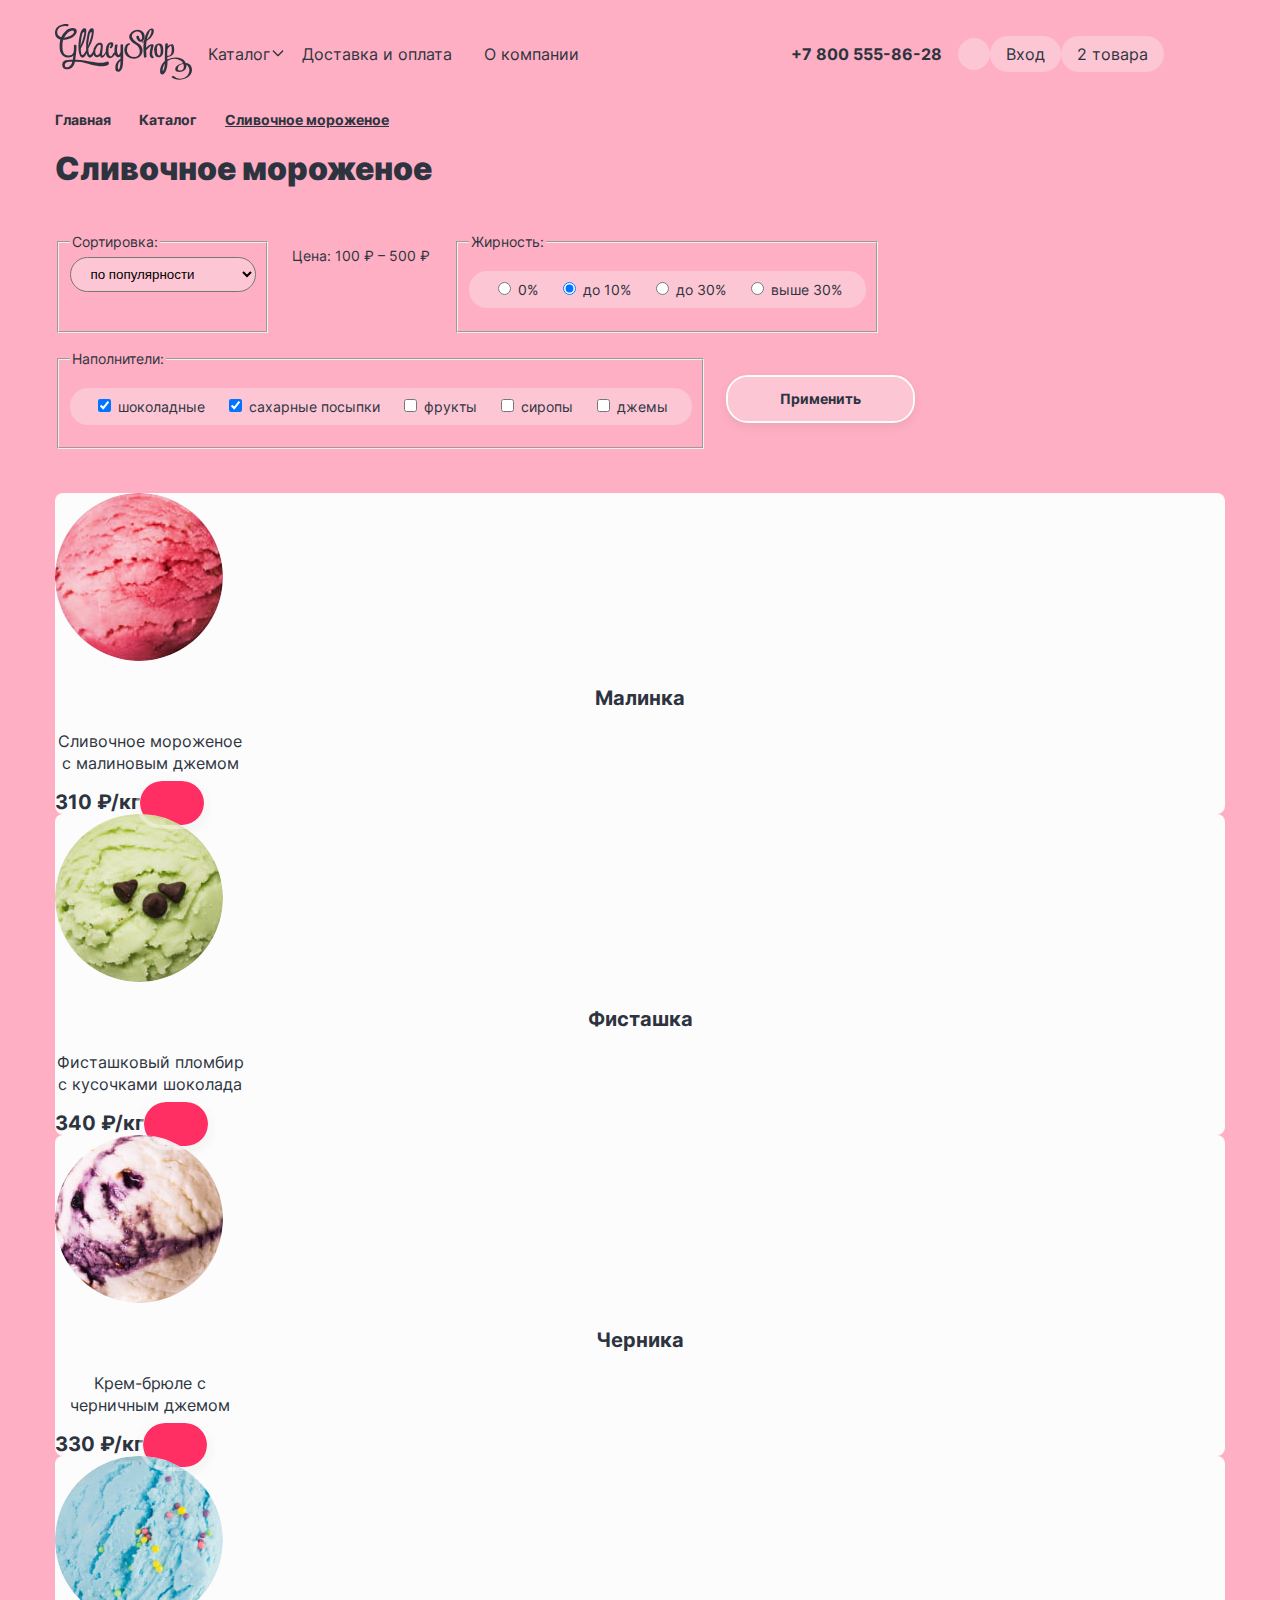
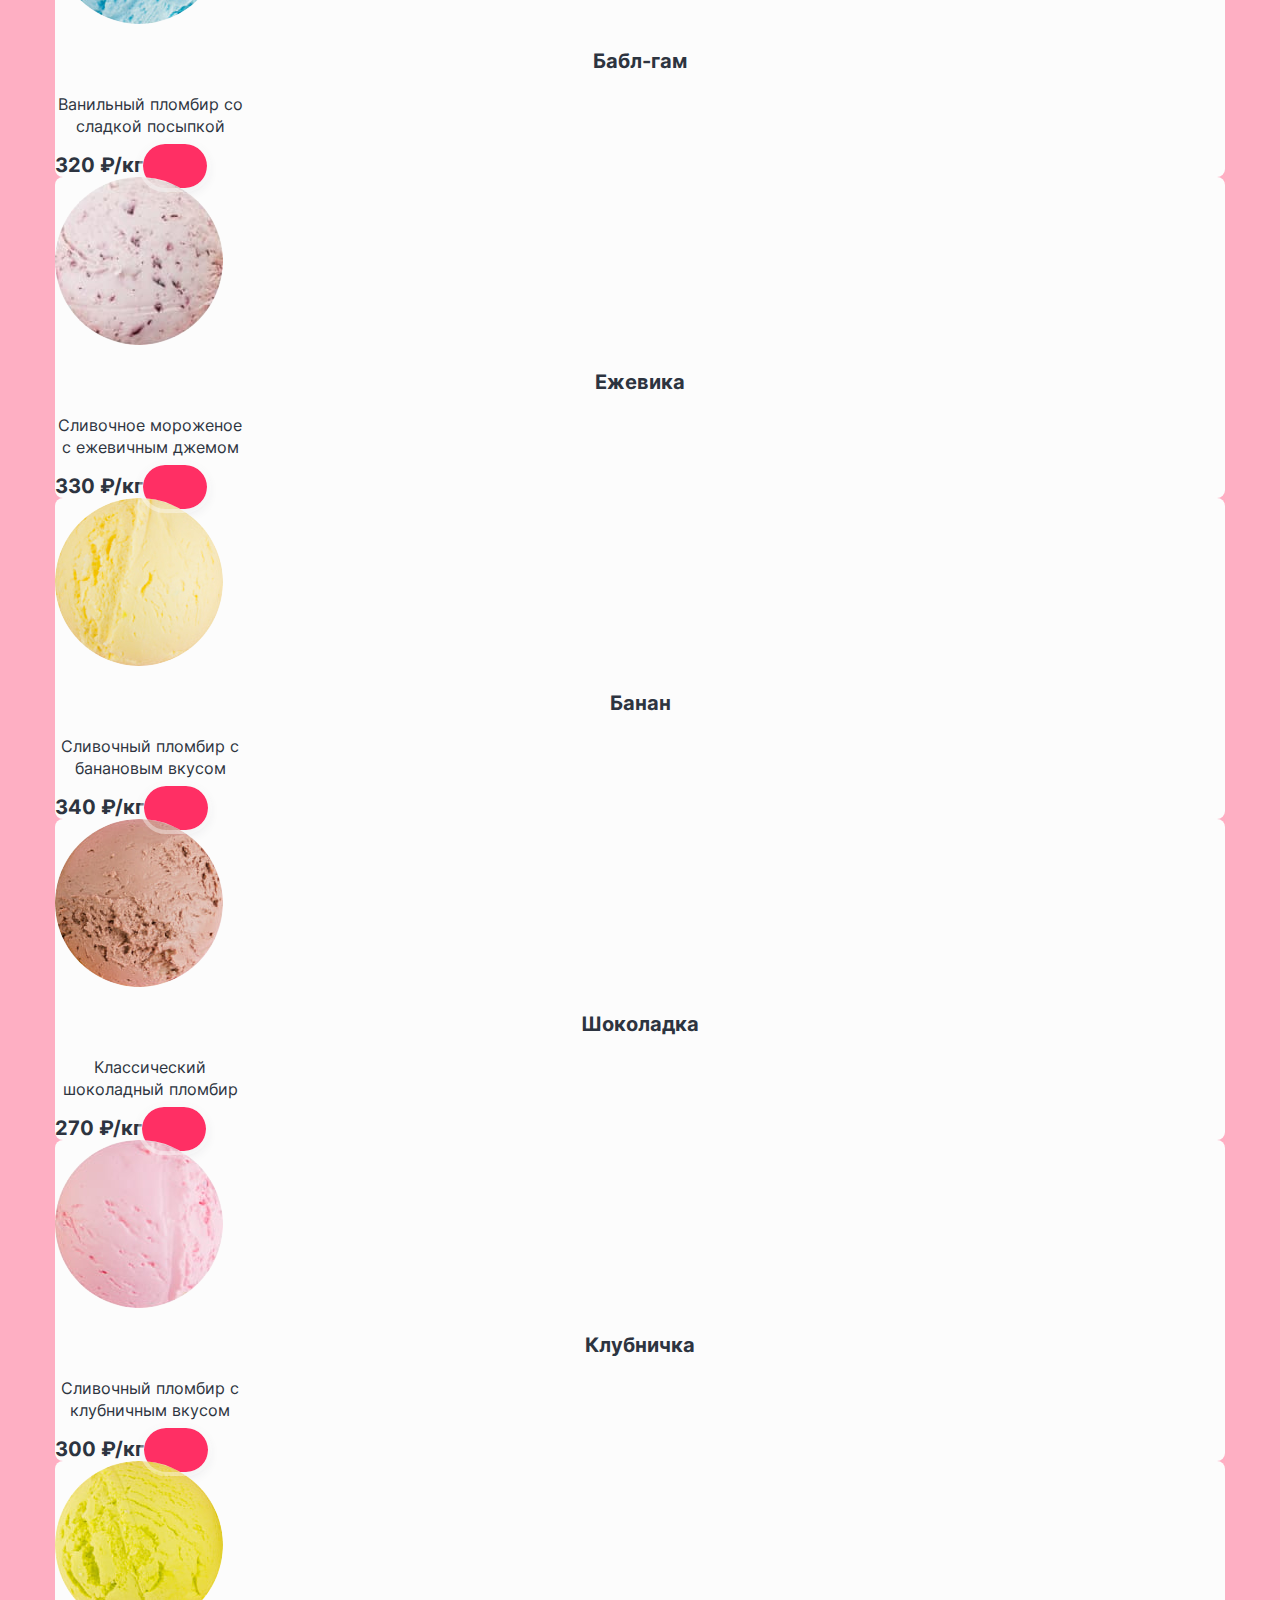
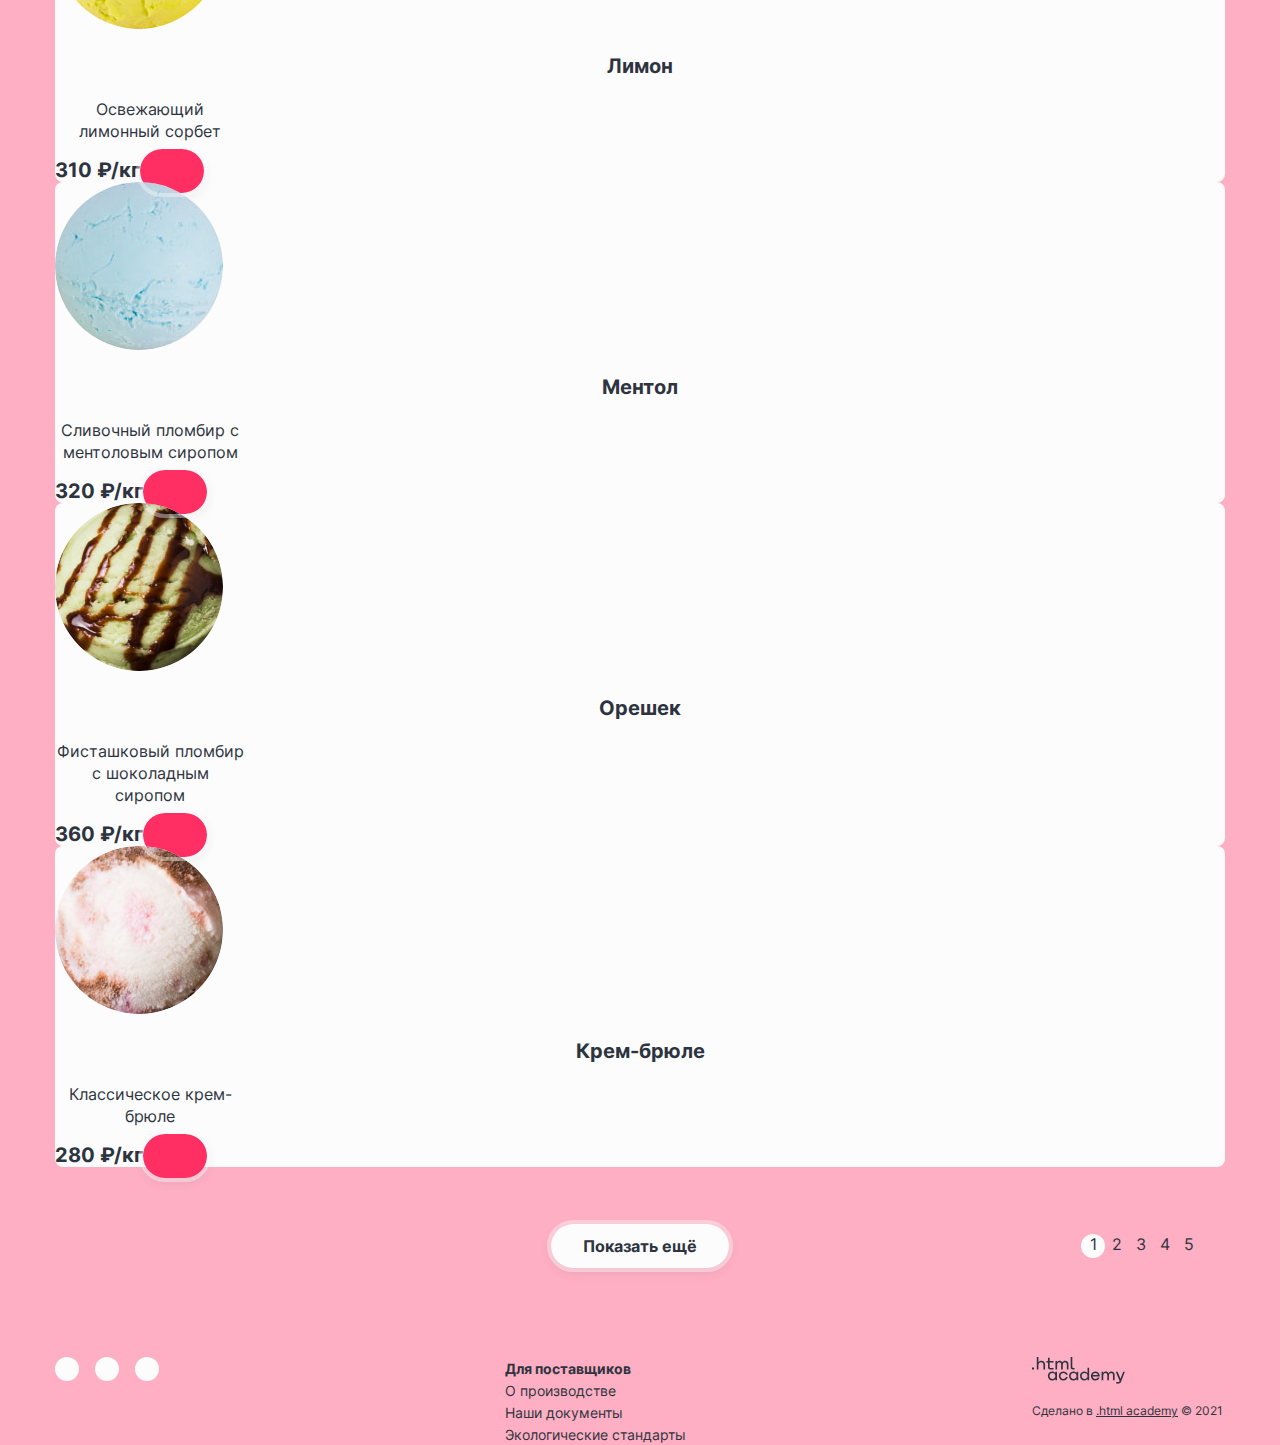
<file: 6/catalog.html>
<!DOCTYPE html>
<html lang="en">

  <head>
    <meta charset="UTF-8">
    <title>Каталог</title>
    <link rel="stylesheet" href="styles/styles.css">
    <base href="https://htmlacademy-htmlcss.github.io/2145249-gllacy-35/6/">
</head>

  <body>
    <header class="page-header">
      <nav class="navigation">
        <a class="navigation-link logo" href="index.html">
          <span class="visually-hidden">Glassy shop</span>
          <img class="page-header-logo" src="images/logo.svg" width="137" height="56"
            alt="Логотип магазин мороженого «Glassy shop»">
        </a>
        <ul class="navigation-list">
          <li class="navigation-item">
            <a class="navigation-link navigation-catalog" href="#">Каталог</a>
            <ul class="navigation-catalog-select visually-hidden">
              <li class="catalog-select-item"><span class="novelties">Новинки</span></li>
              <li class="catalog-select-item">Сливочное</li>
              <li class="catalog-select-item">Щербеты</li>
              <li class="catalog-select-item">Фруктовый лед</li>
              <li class="catalog-select-item">Мелорин</li>
            </ul>
          </li>
          <li class="navigation-item">
            <a class="navigation-link" href="deliver.html">Доставка и оплата</a>
          </li>
          <li class="navigation-item">
            <a class="navigation-link" href="about.html">О компании</a>
          </li>
        </ul>

        <ul class="navigation-list navigation-user">
          <li class="navigation-item navigation-phone">
            <a class="navigation-link" href="tel:+78005558628">+7 800 555-86-28</a>
          </li>
          <li class="navigation-item">
            <a class="navigation-link" href=""><span class="visually-hidden">Поиск</span></a>
          </li>
          <li class="navigation-item">
            <a class="navigation-link" href="">Вход</a>
          </li>
          <li class="navigation-item">
            <a class="navigation-link" href="">2 товара</a>
          </li>
        </ul>
      </nav>
    </header>

    <main class="main-inner main-container">
      <div class="page-container">
        <header class="inner-header">
          <ul class="breadcrumbs">
            <li class="breadcrumbs-item">
              <a class="breadcrumbs-link" href="index.html">Главная</a>
            </li>
            <li class="breadcrumbs-item">
              <a class="breadcrumbs-link" href="#">Каталог</a>
            </li>
            <li class="breadcrumbs-item">
              <a class="breadcrumbs-link breadcrumbs-current">Сливочное мороженое</a>
            </li>
          </ul>
          <h1 class="inner-header-title">Сливочное мороженое</h1>
        </header>

        <section class="catalog-products">
          <h2 class="visually-hidden">Список товаров с фильтрами</h2>
          <form class="catalog-filter" action="https://echo.htmlacademy.ru/" method="get">
            <fieldset class="catalog-filter-sorting">
              <legend class="catalog-filter-title">Сортировка:</legend>
              <select class="select-control" aria-label="Сортировка">
                <option value="popular">по популярности</option>
                <option value="price">по цене</option>
              </select>
            </fieldset>
            <h3 class="catalog-filter-title">Цена: 100 ₽ – 500 ₽</h3>
            <fieldset class="catalog-filter-group">
              <legend class="catalog-filter-title">Жирность:</legend>
              <ul class="catalog-filter-list">
                <li class="catalog-filter-item">
                  <label class="control">
                    <input class="control-input" type="radio" name="product-group" value="percent-0">
                    0%
                  </label>
                </li>
                <li class="catalog-filter-item">
                  <label class="control">
                    <input class="control-input" type="radio" name="product-group" value="to-10-persent" checked>
                    до 10%
                  </label>
                </li>
                <li class="catalog-filter-item">
                  <label class="control">
                    <input class="control-input" type="radio" name="product-group" value="to-30-persent">
                    до 30%
                  </label>
                </li>
                <li class="catalog-filter-item">
                  <label class="control">
                    <input class="control-input" type="radio" name="product-group" value="over-30-persent">
                    выше 30%
                  </label>
                </li>
              </ul>
            </fieldset>
            <fieldset class="catalog-filter-group">
              <legend class="catalog-filter-title">Наполнители:</legend>
              <ul class="catalog-filter-list">
                <li class="catalog-filter-item">
                  <label class="control">
                    <input class="control-input" type="checkbox" name="choco" checked>
                    шоколадные
                  </label>
                </li>
                <li class="catalog-filter-item">
                  <label class="control">
                    <input class="control-input" type="checkbox" name="sugar" checked>
                    сахарные посыпки
                  </label>
                </li>
                <li class="catalog-filter-item">
                  <label class="control">
                    <input class="control-input" type="checkbox" name="fruit">
                    фрукты
                  </label>
                </li>
                <li class="catalog-filter-item">
                  <label class="control">
                    <input class="control-input" type="checkbox" name="syrup">
                    сиропы
                  </label>
                </li>
                <li class="catalog-filter-item">
                  <label class="control">
                    <input class="control-input" type="checkbox" name="jam">
                    джемы
                  </label>
                </li>
              </ul>
            </fieldset>
            <button class="button button-catalog" type="submit">Применить</button>
          </form>
        </section>
        <ul class="product-list">
          <li class="product-card">
            <a class="product-card-link" href="product.html">
              <img class="product-card-image" src="images/catalog/ice-cream/raspberry.jpg" width="168" height="168"
                alt="Мороженое 'Малинка'">
              <h3 class="product-card-title">Малинка</h3>
            </a>
            <p class="product-card-description">Сливочное мороженое с малиновым джемом</p>
            <b class="product-card-price">310 ₽/<span>кг</span></b>
            <a class="product-card-button button" href="#"><span class="visually-hidden">Положить в корзину</span></a>
          </li>
          <li class="product-card">
            <a class="product-card-link" href="product.html">
              <img class="product-card-image" src="images/catalog/ice-cream/pistachio.jpg" width="168" height="168"
                alt="Мороженое 'Фисташка'">
              <h3 class="product-card-title">Фисташка</h3>
            </a>
            <p class="product-card-description">Фисташковый пломбир с кусочками шоколада</p>
            <b class="product-card-price">340 ₽/<span>кг</span></b>
            <a class="product-card-button button" href="#"><span class="visually-hidden">Положить в корзину</span></a>
          </li>
          <li class="product-card">
            <a class="product-card-link" href="product.html">
              <img class="product-card-image" src="images/catalog/ice-cream/blueberry.jpg" width="168" height="168"
                alt="Мороженое 'Черника'">
              <h3 class="product-card-title">Черника</h3>
            </a>
            <p class="product-card-description">Крем-брюле с черничным джемом</p>
            <b class="product-card-price">330 ₽/<span>кг</span></b>
            <a class="product-card-button button" href="#"><span class="visually-hidden">Положить в корзину</span></a>
          </li>
          <li class="product-card">
            <a class="product-card-link" href="product.html">
              <img class="product-card-image" src="images/catalog/ice-cream/bubble-gum.jpg" width="168" height="168"
                alt="Мороженое 'Бабл-гам'">
              <h3 class="product-card-title">Бабл-гам</h3>
            </a>
            <p class="product-card-description">Ванильный пломбир со сладкой посыпкой</p>
            <b class="product-card-price">320 ₽/<span>кг</span></b>
            <a class="product-card-button button" href="#"><span class="visually-hidden">Положить в корзину</span></a>
          </li>
          <li class="product-card">
            <a class="product-card-link" href="product.html">
              <img class="product-card-image" src="images/catalog/ice-cream/blackberry.jpg" width="168" height="168"
                alt="Мороженое 'Ежевика'">
              <h3 class="product-card-title">Ежевика</h3>
            </a>
            <p class="product-card-description">Сливочное мороженое с ежевичным джемом</p>
            <b class="product-card-price">330 ₽/<span>кг</span></b>
            <a class="product-card-button button" href="#"><span class="visually-hidden">Положить в корзину</span></a>
          </li>
          <li class="product-card">
            <a class="product-card-link" href="product.html">
              <img class="product-card-image" src="images/catalog/ice-cream/banana.jpg" width="168" height="168"
                alt="Мороженое 'Банан'">
              <h3 class="product-card-title">Банан</h3>
            </a>
            <p class="product-card-description">Сливочный пломбир с банановым вкусом</p>
            <b class="product-card-price">340 ₽/<span>кг</span></b>
            <a class="product-card-button button" href="#"><span class="visually-hidden">Положить в корзину</span></a>
          </li>
          <li class="product-card">
            <a class="product-card-link" href="product.html">
              <img class="product-card-image" src="images/catalog/ice-cream/chocolate.jpg" width="168" height="168"
                alt="Мороженое 'Шоколадка'">
              <h3 class="product-card-title">Шоколадка</h3>
            </a>
            <p class="product-card-description">Классический шоколадный пломбир</p>
            <b class="product-card-price">270 ₽/<span>кг</span></b>
            <a class="product-card-button button" href="#"><span class="visually-hidden">Положить в корзину</span></a>
          </li>
          <li class="product-card">
            <a class="product-card-link" href="product.html">
              <img class="product-card-image" src="images/catalog/ice-cream/strawberry.jpg" width="168" height="168"
                alt="Мороженое 'Клубничка'">
              <h3 class="product-card-title">Клубничка</h3>
            </a>
            <p class="product-card-description">Сливочный пломбир с клубничным вкусом</p>
            <b class="product-card-price">300 ₽/<span>кг</span></b>
            <a class="product-card-button button" href="#"><span class="visually-hidden">Положить в корзину</span></a>
          </li>
          <li class="product-card">
            <a class="product-card-link" href="product.html">
              <img class="product-card-image" src="images/catalog/ice-cream/lemon.jpg" width="168" height="168"
                alt="Мороженое 'Лимон'">
              <h3 class="product-card-title">Лимон</h3>
            </a>
            <p class="product-card-description">Освежающий лимонный сорбет</p>
            <b class="product-card-price">310 ₽/<span>кг</span></b>
            <a class="product-card-button button" href="#"><span class="visually-hidden">Положить в корзину</span></a>
          </li>
          <li class="product-card">
            <a class="product-card-link" href="product.html">
              <img class="product-card-image" src="images/catalog/ice-cream/menthol.jpg" width="168" height="168"
                alt="Мороженое 'Ментол'">
              <h3 class="product-card-title">Ментол</h3>
            </a>
            <p class="product-card-description">Сливочный пломбир с ментоловым сиропом</p>
            <b class="product-card-price">320 ₽/<span>кг</span></b>
            <a class="product-card-button button" href="#"><span class="visually-hidden">Положить в корзину</span></a>
          </li>
          <li class="product-card">
            <a class="product-card-link" href="product.html">
              <img class="product-card-image" src="images/catalog/ice-cream/nut.jpg" width="168" height="168"
                alt="Мороженое 'Орешек'">
              <h3 class="product-card-title">Орешек</h3>
            </a>
            <p class="product-card-description">Фисташковый пломбир с шоколадным сиропом</p>
            <b class="product-card-price">360 ₽/<span>кг</span></b>
            <a class="product-card-button button" href="#"><span class="visually-hidden">Положить в корзину</span></a>
          </li>
          <li class="product-card">
            <a class="product-card-link" href="product.html">
              <img class="product-card-image" src="images/catalog/ice-cream/creme-brulee.jpg" width="168" height="168"
                alt="Мороженое 'Крем-брюле'">
              <h3 class="product-card-title">Крем-брюле</h3>
            </a>
            <p class="product-card-description">Классическое крем-брюле</p>
            <b class="product-card-price">280 ₽/<span>кг</span></b>
            <a class="product-card-button button" href="#"><span class="visually-hidden">Положить в корзину</span></a>
          </li>
        </ul>
        <div class="pagination-footer">
          <button class="button pagination-show-more" type="button">Показать ещё</button>
          <ul class="pagination">
            <li class="pagination-item">
              <a class="pagination-link pagination-prev pagination-disabled" href="#">
                <span class="visually-hidden">Предыдущая страница</span>
              </a>
            </li>
            <li class="pagination-item">
              <a class="pagination-link pagination-current">1</a>
            </li>
            <li class="pagination-item">
              <a class="pagination-link" href="#">2</a>
            </li>
            <li class="pagination-item">
              <a class="pagination-link" href="#">3</a>
            </li>
            <li class="pagination-item">
              <a class="pagination-link" href="#">4</a>
            </li>
            <li class="pagination-item">
              <a class="pagination-link" href="#">5</a>
            </li>
            <li class="pagination-item">
              <a class="pagination-link pagination-next" href="#">
                <span class="visually-hidden">Следующая страница</span>
              </a>
            </li>
          </ul>
        </div>
      </div>
    </main>

    <footer>
      <div class="page-footer-container">
        <section class="footer-social">
          <h2 class="visually-hidden">Социальные сети</h2>
          <ul class="choice-social-list footer-social-list">
            <li class="choice-social-item">
              <a class="social-link" href="https://t.me/htmlacademy">
                <span class="visually-hidden">Телеграм</span>
              </a>
            </li>
            <li class="choice-social-item">
              <a class="social-link" href="https://vk.com/htmlacademy">
                <span class="visually-hidden">ВКонтакте</span>
              </a>
            </li>
            <li class="choice-social-item">
              <a class="social-link" href="https://www.youtube.com/user/htmlacademyru">
                <span class="visually-hidden">YouTube</span>
              </a>
            </li>
          </ul>
        </section>
        <section class="footer-navigation">
          <ul class="footer-navigation-list">
            <li class="footer-navigation-item favorite"><a href="#">Для поставщиков</a></li>
            <li class="footer-navigation-item"><a href="#">О производстве</a></li>
            <li class="footer-navigation-item"><a href="#">Наши документы</a></li>
            <li class="footer-navigation-item"><a href="#">Экологические стандарты</a></li>
          </ul>
        </section>
        <section class="footer-about">
          <a class="htmlacademy-link" href="https://htmlacademy.ru/"><img class="logo-html"
              src="images/logo_htmlacademy.svg" width="93" height="27" alt="Логотип HTML Academy"></a>
          <p class="about-text">Сделано в <a class="htmlacademy-link" href="https://htmlacademy.ru/">.html academy</a>
            &#169; 2021</p>
        </section>
      </div>
    </footer>
  </body>

</html>
</file>
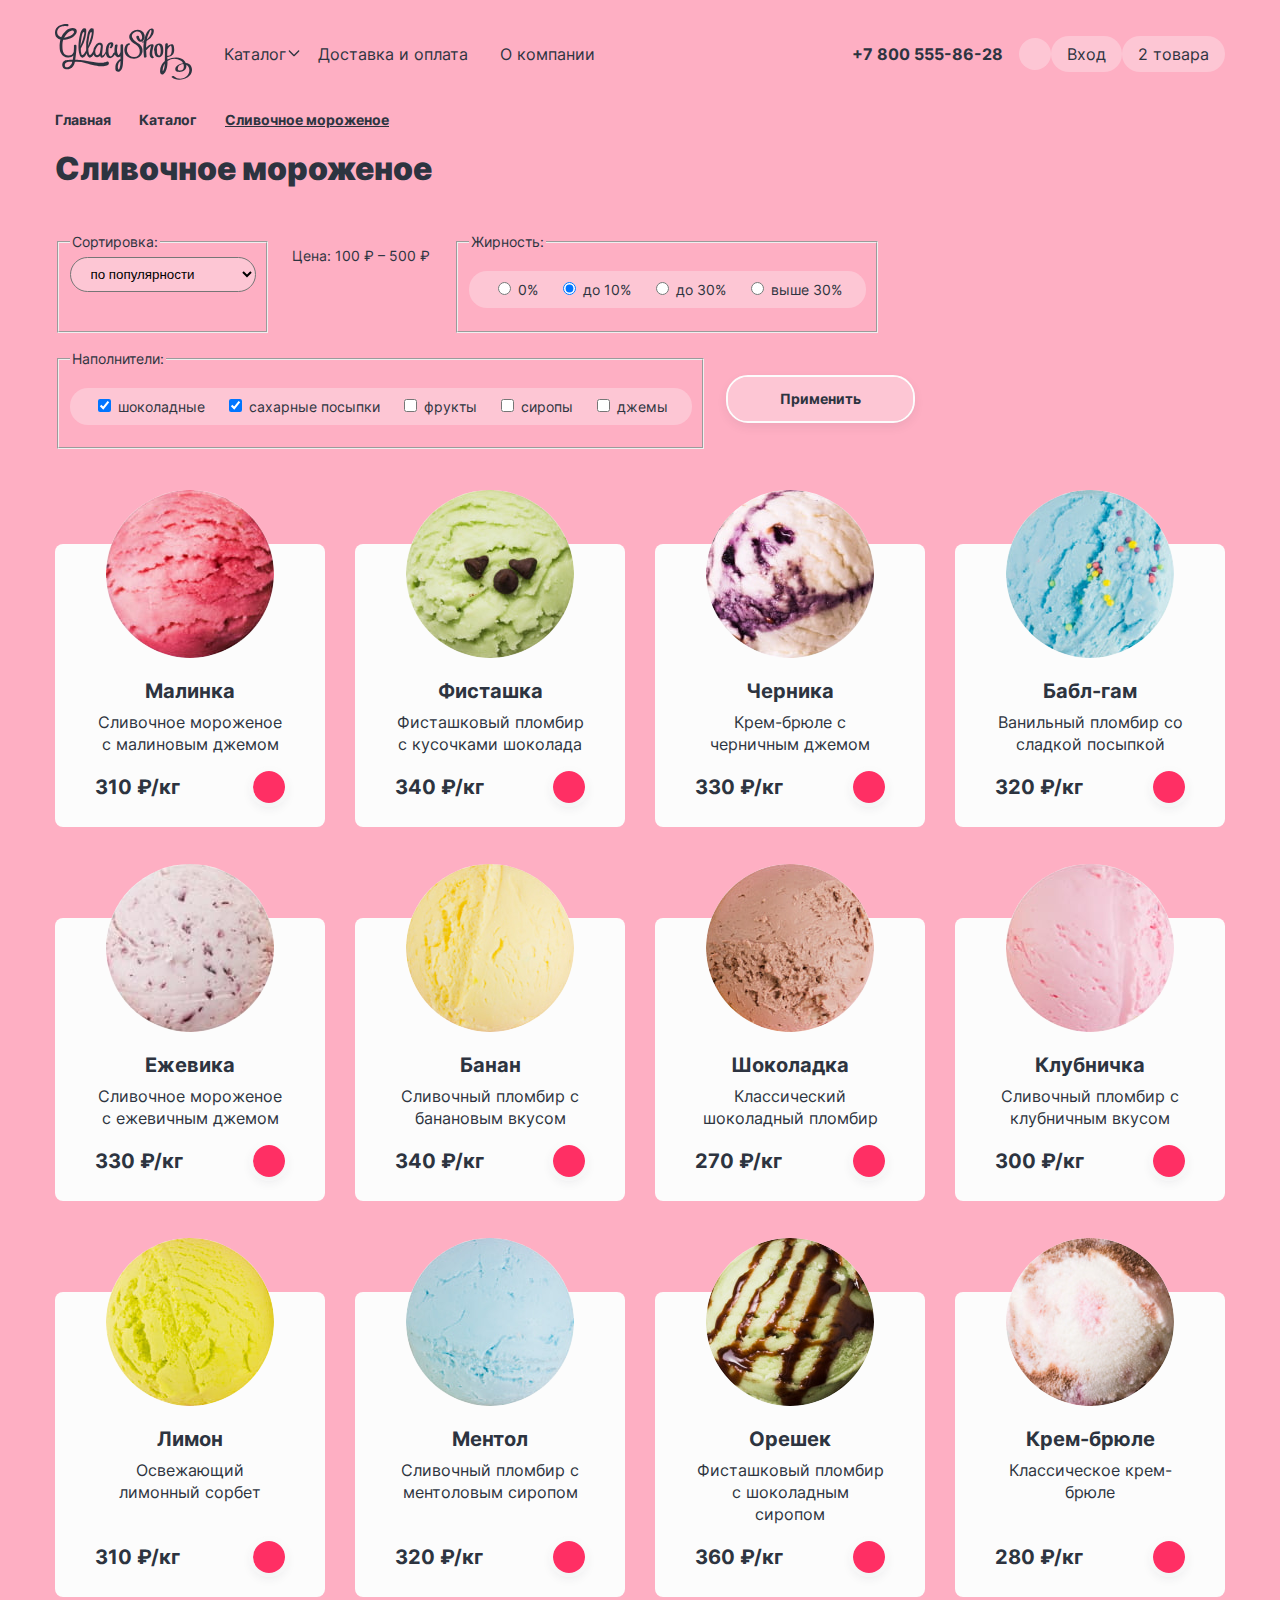
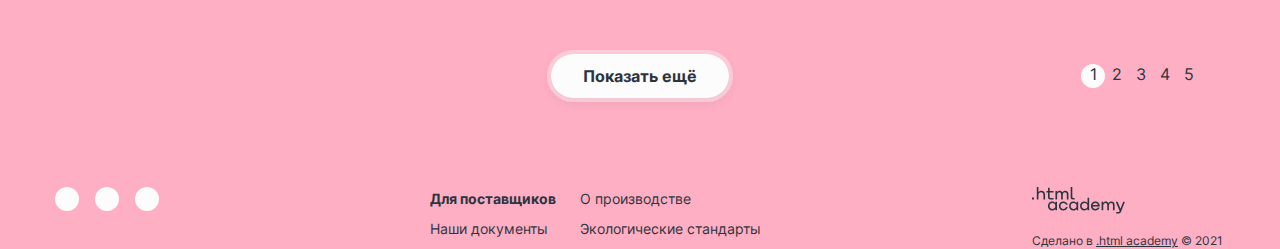
<file: 7/catalog.html>
<!DOCTYPE html>
<html lang="ru">

  <head>
    <meta charset="UTF-8">
    <title>Каталог</title>
    <link rel="stylesheet" href="styles/styles.css">
    <base href="https://htmlacademy-htmlcss.github.io/2145249-gllacy-35/7/">
</head>

  <body>
    <header class="page-header">
      <nav class="navigation">
        <a class="navigation-link logo" href="index.html">
          <span class="visually-hidden">Glassy shop</span>
          <img class="page-header-logo" src="images/logo.svg" width="137" height="56"
            alt="Логотип магазин мороженого «Glassy shop»">
        </a>
        <ul class="navigation-list">
          <li class="navigation-item">
            <a class="navigation-link navigation-catalog" href="#">Каталог</a>
            <ul class="navigation-catalog-select visually-hidden">
              <li class="catalog-select-item"><span class="novelties">Новинки</span></li>
              <li class="catalog-select-item">Сливочное</li>
              <li class="catalog-select-item">Щербеты</li>
              <li class="catalog-select-item">Фруктовый лед</li>
              <li class="catalog-select-item">Мелорин</li>
            </ul>
          </li>
          <li class="navigation-item">
            <a class="navigation-link" href="deliver.html">Доставка и оплата</a>
          </li>
          <li class="navigation-item">
            <a class="navigation-link" href="about.html">О компании</a>
          </li>
        </ul>

        <ul class="navigation-list navigation-user">
          <li class="navigation-item navigation-phone">
            <a class="navigation-link" href="tel:+78005558628">+7 800 555-86-28</a>
          </li>
          <li class="navigation-item">
            <a class="navigation-link" href=""><span class="visually-hidden">Поиск</span></a>
          </li>
          <li class="navigation-item">
            <a class="navigation-link" href="">Вход</a>
          </li>
          <li class="navigation-item">
            <a class="navigation-link" href="">2 товара</a>
          </li>
        </ul>
      </nav>
    </header>

    <main class="main-inner main-container">
      <div class="page-container">
        <header class="inner-header">
          <ul class="breadcrumbs">
            <li class="breadcrumbs-item">
              <a class="breadcrumbs-link" href="index.html">Главная</a>
            </li>
            <li class="breadcrumbs-item">
              <a class="breadcrumbs-link" href="#">Каталог</a>
            </li>
            <li class="breadcrumbs-item">
              <a class="breadcrumbs-link breadcrumbs-current">Сливочное мороженое</a>
            </li>
          </ul>
          <h1 class="inner-header-title">Сливочное мороженое</h1>
        </header>

        <section class="catalog-products">
          <h2 class="visually-hidden">Список товаров с фильтрами</h2>
          <form class="catalog-filter" action="https://echo.htmlacademy.ru/" method="get">
            <fieldset class="catalog-filter-sorting">
              <legend class="catalog-filter-title">Сортировка:</legend>
              <select class="select-control" aria-label="Сортировка">
                <option value="popular">по популярности</option>
                <option value="price">по цене</option>
              </select>
            </fieldset>
            <h3 class="catalog-filter-title">Цена: 100 ₽ – 500 ₽</h3>
            <fieldset class="catalog-filter-group">
              <legend class="catalog-filter-title">Жирность:</legend>
              <ul class="catalog-filter-list">
                <li class="catalog-filter-item">
                  <label class="control">
                    <input class="control-input" type="radio" name="product-group" value="percent-0">
                    0%
                  </label>
                </li>
                <li class="catalog-filter-item">
                  <label class="control">
                    <input class="control-input" type="radio" name="product-group" value="to-10-persent" checked>
                    до 10%
                  </label>
                </li>
                <li class="catalog-filter-item">
                  <label class="control">
                    <input class="control-input" type="radio" name="product-group" value="to-30-persent">
                    до 30%
                  </label>
                </li>
                <li class="catalog-filter-item">
                  <label class="control">
                    <input class="control-input" type="radio" name="product-group" value="over-30-persent">
                    выше 30%
                  </label>
                </li>
              </ul>
            </fieldset>
            <fieldset class="catalog-filter-group">
              <legend class="catalog-filter-title">Наполнители:</legend>
              <ul class="catalog-filter-list">
                <li class="catalog-filter-item">
                  <label class="control">
                    <input class="control-input" type="checkbox" name="choco" checked>
                    шоколадные
                  </label>
                </li>
                <li class="catalog-filter-item">
                  <label class="control">
                    <input class="control-input" type="checkbox" name="sugar" checked>
                    сахарные посыпки
                  </label>
                </li>
                <li class="catalog-filter-item">
                  <label class="control">
                    <input class="control-input" type="checkbox" name="fruit">
                    фрукты
                  </label>
                </li>
                <li class="catalog-filter-item">
                  <label class="control">
                    <input class="control-input" type="checkbox" name="syrup">
                    сиропы
                  </label>
                </li>
                <li class="catalog-filter-item">
                  <label class="control">
                    <input class="control-input" type="checkbox" name="jam">
                    джемы
                  </label>
                </li>
              </ul>
            </fieldset>
            <button class="button button-catalog" type="submit">Применить</button>
          </form>
        </section>
        <ul class="product-list">
          <li class="product-card">
            <a class="product-card-link" href="product.html">
              <img class="product-card-image" src="images/catalog/ice-cream/raspberry.jpg" width="168" height="168"
                alt="Мороженое 'Малинка'">
            </a>
            <div class="product-card-content">
              <a class="product-card-link" href="">
                <h3 class="product-card-title">Малинка</h3>
              </a>
              <p class="product-card-description">Сливочное мороженое с малиновым джемом</p>
              <div class="card-price-wrapper">
                <b class="product-card-price">310 ₽/<span>кг</span></b>
                <a class="product-card-button button" href="#"><span class="visually-hidden">Положить в
                    корзину</span></a>
              </div>
            </div>
          </li>
          <li class="product-card">
            <a class="product-card-link" href="product.html">
              <img class="product-card-image" src="images/catalog/ice-cream/pistachio.jpg" width="168" height="168"
                alt="Мороженое 'Фисташка'">
            </a>
            <div class="product-card-content">
              <a class="product-card-link" href="">
                <h3 class="product-card-title">Фисташка</h3>
              </a>
              <p class="product-card-description">Фисташковый пломбир с кусочками шоколада</p>
              <div class="card-price-wrapper">
                <b class="product-card-price">340 ₽/<span>кг</span></b>
                <a class="product-card-button button" href="#"><span class="visually-hidden">Положить в
                    корзину</span></a>
              </div>
            </div>
          </li>
          <li class="product-card">
            <a class="product-card-link" href="product.html">
              <img class="product-card-image" src="images/catalog/ice-cream/blueberry.jpg" width="168" height="168"
                alt="Мороженое 'Черника'">
            </a>
            <div class="product-card-content">
              <a class="product-card-link" href="">
                <h3 class="product-card-title">Черника</h3>
              </a>
              <p class="product-card-description">Крем-брюле с черничным джемом</p>
              <div class="card-price-wrapper">
                <b class="product-card-price">330 ₽/<span>кг</span></b>
                <a class="product-card-button button" href="#"><span class="visually-hidden">Положить в
                    корзину</span></a>
              </div>
            </div>
          </li>
          <li class="product-card">
            <a class="product-card-link" href="product.html">
              <img class="product-card-image" src="images/catalog/ice-cream/bubble-gum.jpg" width="168" height="168"
                alt="Мороженое 'Бабл-гам'">
            </a>
            <div class="product-card-content">
              <a class="product-card-link" href="">
                <h3 class="product-card-title">Бабл-гам</h3>
              </a>
              <p class="product-card-description">Ванильный пломбир со сладкой посыпкой</p>
              <div class="card-price-wrapper">
                <b class="product-card-price">320 ₽/<span>кг</span></b>
                <a class="product-card-button button" href="#"><span class="visually-hidden">Положить в
                    корзину</span></a>
              </div>
            </div>
          </li>
          <li class="product-card">
            <a class="product-card-link" href="product.html">
              <img class="product-card-image" src="images/catalog/ice-cream/blackberry.jpg" width="168" height="168"
                alt="Мороженое 'Ежевика'">
            </a>
            <div class="product-card-content">
              <a class="product-card-link" href="">
                <h3 class="product-card-title">Ежевика</h3>
              </a>
              <p class="product-card-description">Сливочное мороженое с ежевичным джемом</p>
              <div class="card-price-wrapper">
                <b class="product-card-price">330 ₽/<span>кг</span></b>
                <a class="product-card-button button" href="#"><span class="visually-hidden">Положить в
                    корзину</span></a>
              </div>
            </div>
          </li>
          <li class="product-card">
            <a class="product-card-link" href="product.html">
              <img class="product-card-image" src="images/catalog/ice-cream/banana.jpg" width="168" height="168"
                alt="Мороженое 'Банан'">
            </a>
            <div class="product-card-content">
              <a class="product-card-link" href="">
                <h3 class="product-card-title">Банан</h3>
              </a>
              <p class="product-card-description">Сливочный пломбир с банановым вкусом</p>
              <div class="card-price-wrapper">
                <b class="product-card-price">340 ₽/<span>кг</span></b>
                <a class="product-card-button button" href="#"><span class="visually-hidden">Положить в
                    корзину</span></a>
              </div>
            </div>
          </li>
          <li class="product-card">
            <a class="product-card-link" href="product.html">
              <img class="product-card-image" src="images/catalog/ice-cream/chocolate.jpg" width="168" height="168"
                alt="Мороженое 'Шоколадка'">
            </a>
            <div class="product-card-content">
              <a class="product-card-link" href="">
                <h3 class="product-card-title">Шоколадка</h3>
              </a>
              <p class="product-card-description">Классический шоколадный пломбир</p>
              <div class="card-price-wrapper">
                <b class="product-card-price">270 ₽/<span>кг</span></b>
                <a class="product-card-button button" href="#"><span class="visually-hidden">Положить в
                    корзину</span></a>
              </div>
            </div>
          </li>
          <li class="product-card">
            <a class="product-card-link" href="product.html">
              <img class="product-card-image" src="images/catalog/ice-cream/strawberry.jpg" width="168" height="168"
                alt="Мороженое 'Клубничка'">
            </a>
            <div class="product-card-content">
              <a class="product-card-link" href="">
                <h3 class="product-card-title">Клубничка</h3>
              </a>
              <p class="product-card-description">Сливочный пломбир с клубничным вкусом</p>
              <div class="card-price-wrapper">
                <b class="product-card-price">300 ₽/<span>кг</span></b>
                <a class="product-card-button button" href="#"><span class="visually-hidden">Положить в
                    корзину</span></a>
              </div>
            </div>
          </li>
          <li class="product-card">
            <a class="product-card-link" href="product.html">
              <img class="product-card-image" src="images/catalog/ice-cream/lemon.jpg" width="168" height="168"
                alt="Мороженое 'Лимон'">
            </a>
            <div class="product-card-content">
              <a class="product-card-link" href="">
                <h3 class="product-card-title">Лимон</h3>
              </a>
              <p class="product-card-description">Освежающий лимонный сорбет</p>
              <div class="card-price-wrapper">
                <b class="product-card-price">310 ₽/<span>кг</span></b>
                <a class="product-card-button button" href="#"><span class="visually-hidden">Положить в
                    корзину</span></a>
              </div>
            </div>
          </li>
          <li class="product-card">
            <a class="product-card-link" href="product.html">
              <img class="product-card-image" src="images/catalog/ice-cream/menthol.jpg" width="168" height="168"
                alt="Мороженое 'Ментол'">
            </a>
            <div class="product-card-content">
              <a class="product-card-link" href="">
                <h3 class="product-card-title">Ментол</h3>
              </a>
              <p class="product-card-description">Сливочный пломбир с ментоловым сиропом</p>
              <div class="card-price-wrapper">
                <b class="product-card-price">320 ₽/<span>кг</span></b>
                <a class="product-card-button button" href="#"><span class="visually-hidden">Положить в
                    корзину</span></a>
              </div>
            </div>
          </li>
          <li class="product-card">
            <a class="product-card-link" href="product.html">
              <img class="product-card-image" src="images/catalog/ice-cream/nut.jpg" width="168" height="168"
                alt="Мороженое 'Орешек'">
            </a>
            <div class="product-card-content">
              <a class="product-card-link" href="">
                <h3 class="product-card-title">Орешек</h3>
              </a>
              <p class="product-card-description">Фисташковый пломбир с шоколадным сиропом</p>
              <div class="card-price-wrapper">
                <b class="product-card-price">360 ₽/<span>кг</span></b>
                <a class="product-card-button button" href="#"><span class="visually-hidden">Положить в
                    корзину</span></a>
              </div>
            </div>
          </li>
          <li class="product-card">
            <a class="product-card-link" href="product.html">
              <img class="product-card-image" src="images/catalog/ice-cream/creme-brulee.jpg" width="168" height="168"
                alt="Мороженое 'Крем-брюле'">
            </a>
            <div class="product-card-content">
              <a class="product-card-link" href="">
                <h3 class="product-card-title">Крем-брюле</h3>
              </a>
              <p class="product-card-description">Классическое крем-брюле</p>
              <div class="card-price-wrapper">
                <b class="product-card-price">280 ₽/<span>кг</span></b>
                <a class="product-card-button button" href="#"><span class="visually-hidden">Положить в
                    корзину</span></a>
              </div>
            </div>
          </li>
        </ul>
        <div class="pagination-footer">
          <button class="button pagination-show-more" type="button">Показать ещё</button>
          <ul class="pagination">
            <li class="pagination-item">
              <a class="pagination-link pagination-prev pagination-disabled" href="#">
                <span class="visually-hidden">Предыдущая страница</span>
              </a>
            </li>
            <li class="pagination-item">
              <a class="pagination-link pagination-current">1</a>
            </li>
            <li class="pagination-item">
              <a class="pagination-link" href="#">2</a>
            </li>
            <li class="pagination-item">
              <a class="pagination-link" href="#">3</a>
            </li>
            <li class="pagination-item">
              <a class="pagination-link" href="#">4</a>
            </li>
            <li class="pagination-item">
              <a class="pagination-link" href="#">5</a>
            </li>
            <li class="pagination-item">
              <a class="pagination-link pagination-next" href="#">
                <span class="visually-hidden">Следующая страница</span>
              </a>
            </li>
          </ul>
        </div>
      </div>
    </main>

    <footer>
      <div class="page-footer-container">
        <section class="footer-social">
          <h2 class="visually-hidden">Социальные сети</h2>
          <ul class="choice-social-list footer-social-list">
            <li class="choice-social-item">
              <a class="social-link" href="https://t.me/htmlacademy">
                <span class="visually-hidden">Телеграм</span>
              </a>
            </li>
            <li class="choice-social-item">
              <a class="social-link" href="https://vk.com/htmlacademy">
                <span class="visually-hidden">ВКонтакте</span>
              </a>
            </li>
            <li class="choice-social-item">
              <a class="social-link" href="https://www.youtube.com/user/htmlacademyru">
                <span class="visually-hidden">YouTube</span>
              </a>
            </li>
          </ul>
        </section>
        <section class="footer-navigation">
          <ul class="footer-navigation-list">
            <li class="footer-navigation-item favorite"><a href="#">Для поставщиков</a></li>
            <li class="footer-navigation-item"><a href="#">О производстве</a></li>
            <li class="footer-navigation-item"><a href="#">Наши документы</a></li>
            <li class="footer-navigation-item"><a href="#">Экологические стандарты</a></li>
          </ul>
        </section>
        <section class="footer-about">
          <a class="htmlacademy-link" href="https://htmlacademy.ru/"><img class="logo-html"
              src="images/logo_htmlacademy.svg" width="93" height="27" alt="Логотип HTML Academy"></a>
          <p class="about-text">Сделано в <a class="htmlacademy-link" href="https://htmlacademy.ru/">.html academy</a>
            &#169; 2021</p>
        </section>
      </div>
    </footer>
  </body>

</html>
</file>
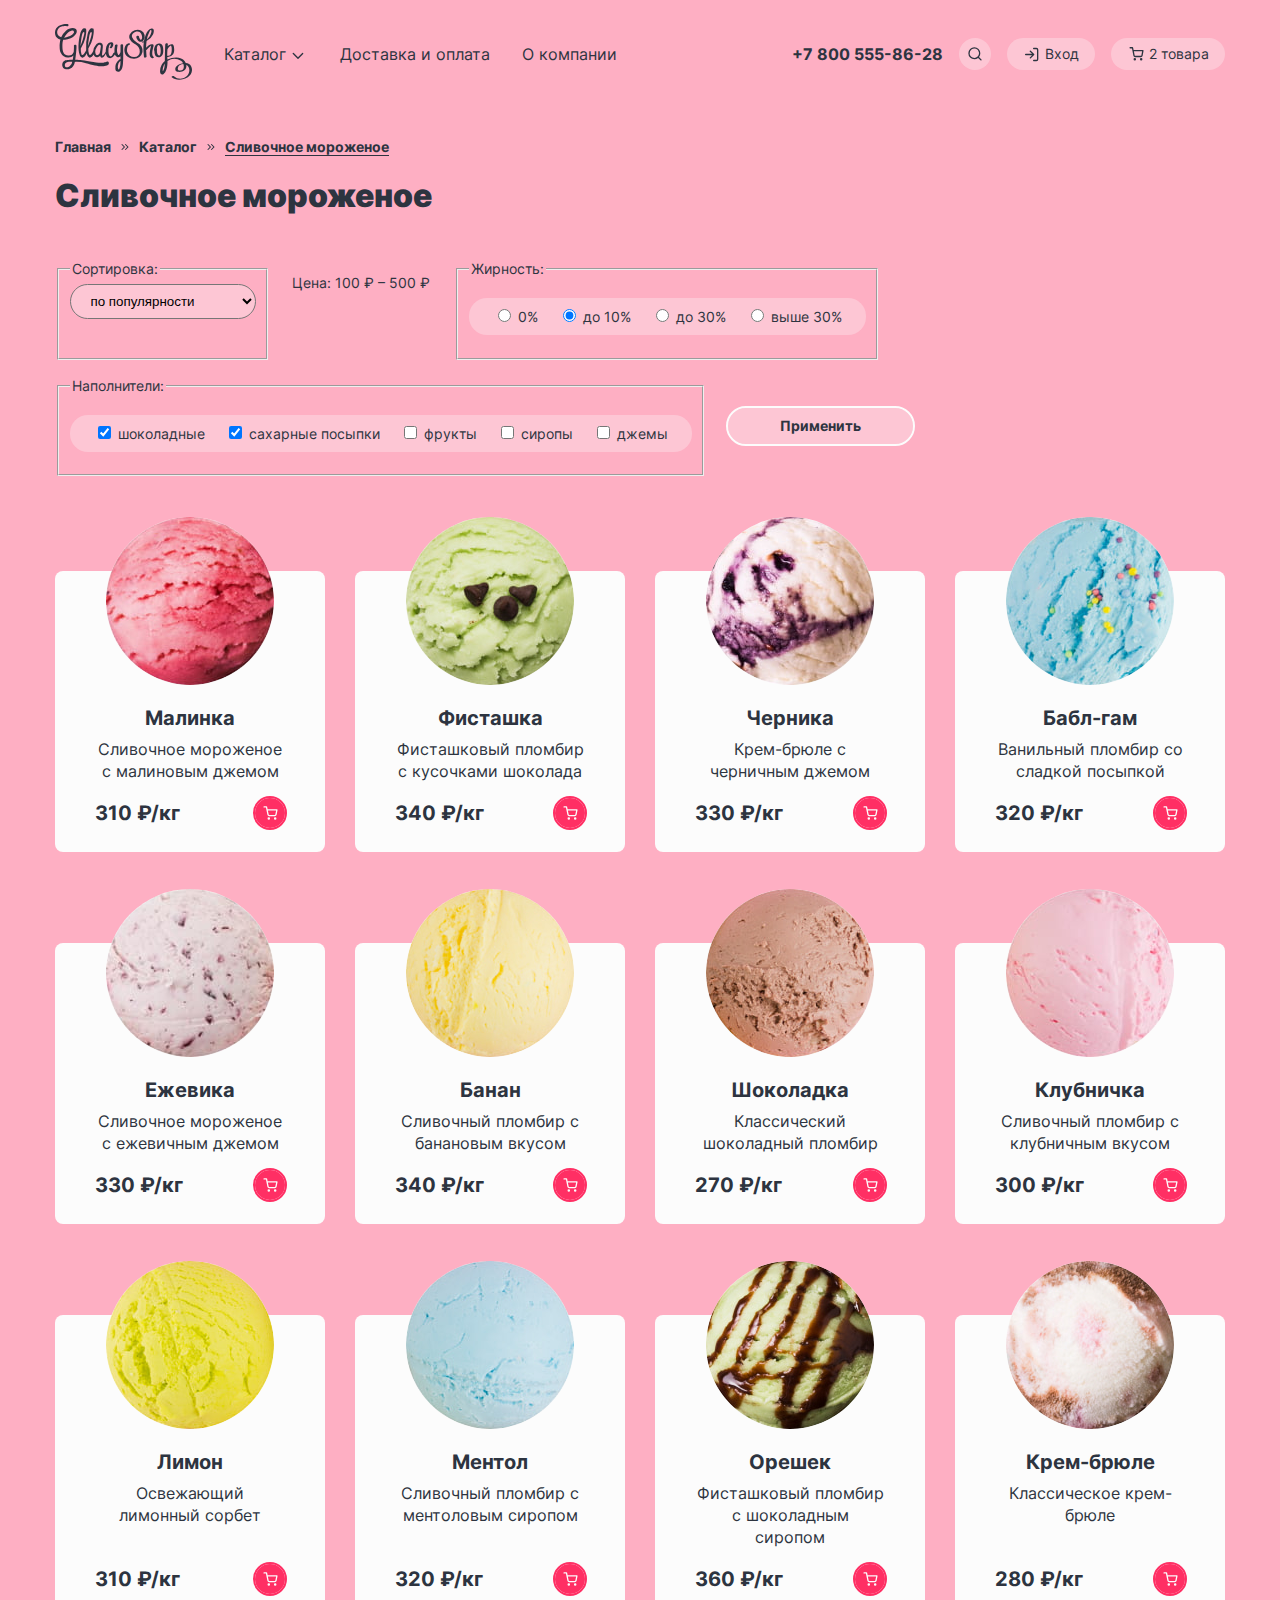
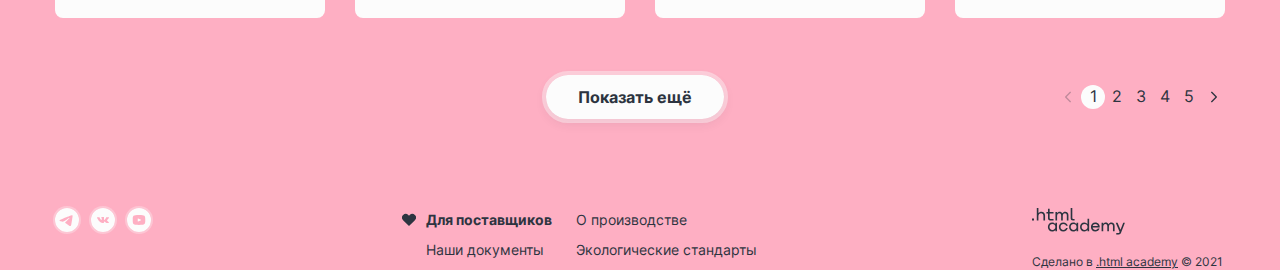
<file: 8/catalog.html>
<!DOCTYPE html>
<html lang="ru">

  <head>
    <meta charset="UTF-8">
    <title>Каталог</title>
    <link rel="stylesheet" href="styles/styles.css">
    <base href="https://htmlacademy-htmlcss.github.io/2145249-gllacy-35/8/">
</head>

  <body>
    <header class="page-header">
      <nav class="navigation">
        <a class="navigation-link logo" href="index.html">
          <span class="visually-hidden">Glassy shop</span>
          <img class="page-header-logo" src="images/logo.svg" width="137" height="56"
            alt="Логотип магазин мороженого «Glassy shop»">
        </a>
        <ul class="navigation-list navigation-info">
          <li class="navigation-item">
            <a class="navigation-link navigation-catalog" href="#">Каталог
              <svg class="navigation-icon" aria-hidden="true" focusable="false" width="16" height="17"
                viewBox="0 0 16 17" fill="none">
                <path fill-rule="evenodd" clip-rule="evenodd"
                  d="M3.8 7.05a.67.67 0 1 0-.93.95l4.66 4.66a.66.66 0 0 0 .95 0L13.14 8a.67.67 0 0 0-.94-.95L8 11.25l-4.2-4.2Z"
                  fill="#2D3440" />
              </svg>
            </a>
            <ul class="navigation-catalog-select visually-hidden">
              <li class="catalog-select-item"><span class="novelties">Новинки</span></li>
              <li class="catalog-select-item">Сливочное</li>
              <li class="catalog-select-item">Щербеты</li>
              <li class="catalog-select-item">Фруктовый лед</li>
              <li class="catalog-select-item">Мелорин</li>
            </ul>
          </li>
          <li class="navigation-item">
            <a class="navigation-link" href="deliver.html">Доставка и оплата</a>
          </li>
          <li class="navigation-item">
            <a class="navigation-link" href="about.html">О компании</a>
          </li>
        </ul>

        <ul class="navigation-list navigation-user">
          <li class="navigation-item navigation-phone">
            <a class="navigation-link link-phone" href="tel:+78005558628">+7 800 555-86-28</a>
          </li>
          <li class="navigation-item">
            <a class="navigation-link" href="#">
              <svg class="navigation-icon" aria-hidden="true" focusable="false" width="14" height="14" fill="none">
                <path fill="#2D3440" fill-rule="evenodd"
                  d="M1.663 6.188a4.667 4.667 0 1 1 8.028 3.237.673.673 0 0 0-.123.124 4.667 4.667 0 0 1-7.904-3.361Zm8.412 4.688a5.975 5.975 0 0 1-3.745 1.312 6 6 0 1 1 6-6 5.975 5.975 0 0 1-1.312 3.745l2.45 2.45a.667.667 0 0 1 0 .943.667.667 0 0 1-.943 0l-2.45-2.45Z"
                  clip-rule="evenodd" />
              </svg>
              <span class="visually-hidden">Поиск</span></a>
          </li>
          <li class="navigation-item">
            <a class="navigation-link navigation-link-text" href="#">
              <svg class="navigation-icon" aria-hidden="true" focusable="false" width="14" height="15" fill="none">
                <path fill="#2D3440" fill-rule="evenodd"
                  d="M8 1.525a.667.667 0 0 1 .667-.667h2.666a2 2 0 0 1 2 2v9.333a2 2 0 0 1-2 2H8.667a.667.667 0 0 1 0-1.333h2.666a.667.667 0 0 0 .667-.667V2.858a.666.666 0 0 0-.667-.667H8.667A.667.667 0 0 1 8 1.525ZM4.862 3.72a.667.667 0 0 1 .943 0l3.329 3.329a.673.673 0 0 1 .129.177.664.664 0 0 1 .07.299.664.664 0 0 1-.2.476l-3.328 3.328a.667.667 0 1 1-.943-.942L7.057 8.19H.667a.667.667 0 1 1 0-1.333h6.39L4.862 4.663a.667.667 0 0 1 0-.943Z"
                  clip-rule="evenodd" />
              </svg>
              Вход</a>
          </li>
          <li class="navigation-item">
            <a class="navigation-link navigation-link-text" href="#">
              <svg class="navigation-icon" aria-hidden="true" focusable="false" width="15" height="14" fill="none">
                <path fill="#2D3440" fill-rule="evenodd"
                  d="M1.167.108a.667.667 0 1 0 0 1.333h1.77l.468 2.336a.664.664 0 0 0 .011.053l.967 4.833a1.826 1.826 0 0 0 1.819 1.47h5.62a1.826 1.826 0 0 0 1.819-1.47l.001-.005.927-4.861a.667.667 0 0 0-.655-.792H4.611L4.138.644a.667.667 0 0 0-.654-.536H1.167ZM5.69 8.402l-.813-4.064h8.23l-.775 4.067a.492.492 0 0 1-.492.395H6.183a.492.492 0 0 1-.492-.397Zm-1.134 3.961a1.246 1.246 0 1 1 2.492 0 1.246 1.246 0 0 1-2.492 0Zm6.374 0a1.246 1.246 0 1 1 2.491 0 1.246 1.246 0 0 1-2.491 0Z"
                  clip-rule="evenodd" />
              </svg>
              2 товара</a>
          </li>
        </ul>
      </nav>
    </header>

    <main class="main-inner main-container">
      <div class="page-container">
        <header class="inner-header">
          <ul class="breadcrumbs">
            <li class="breadcrumbs-item">
              <a class="breadcrumbs-link" href="index.html">Главная</a>
            </li>
            <li class="breadcrumbs-item">
              <a class="breadcrumbs-link" href="#">Каталог</a>
            </li>
            <li class="breadcrumbs-item">
              <a class="breadcrumbs-link breadcrumbs-current">Сливочное мороженое</a>
            </li>
          </ul>
          <h1 class="inner-header-title">Сливочное мороженое</h1>
        </header>

        <section class="catalog-products">
          <h2 class="visually-hidden">Список товаров с фильтрами</h2>
          <form class="catalog-filter" action="https://echo.htmlacademy.ru/" method="get">
            <fieldset class="catalog-filter-sorting">
              <legend class="catalog-filter-title">Сортировка:</legend>
              <select class="select-control" aria-label="Сортировка">
                <option value="popular">по популярности</option>
                <option value="price">по цене</option>
              </select>
            </fieldset>
            <h3 class="catalog-filter-title">Цена: 100 ₽ – 500 ₽</h3>
            <fieldset class="catalog-filter-group">
              <legend class="catalog-filter-title">Жирность:</legend>
              <ul class="catalog-filter-list">
                <li class="catalog-filter-item">
                  <label class="control">
                    <input class="control-input" type="radio" name="product-group" value="percent-0">
                    0%
                  </label>
                </li>
                <li class="catalog-filter-item">
                  <label class="control">
                    <input class="control-input" type="radio" name="product-group" value="to-10-persent" checked>
                    до 10%
                  </label>
                </li>
                <li class="catalog-filter-item">
                  <label class="control">
                    <input class="control-input" type="radio" name="product-group" value="to-30-persent">
                    до 30%
                  </label>
                </li>
                <li class="catalog-filter-item">
                  <label class="control">
                    <input class="control-input" type="radio" name="product-group" value="over-30-persent">
                    выше 30%
                  </label>
                </li>
              </ul>
            </fieldset>
            <fieldset class="catalog-filter-group">
              <legend class="catalog-filter-title">Наполнители:</legend>
              <ul class="catalog-filter-list">
                <li class="catalog-filter-item">
                  <label class="control">
                    <input class="control-input" type="checkbox" name="choco" checked>
                    шоколадные
                  </label>
                </li>
                <li class="catalog-filter-item">
                  <label class="control">
                    <input class="control-input" type="checkbox" name="sugar" checked>
                    сахарные посыпки
                  </label>
                </li>
                <li class="catalog-filter-item">
                  <label class="control">
                    <input class="control-input" type="checkbox" name="fruit">
                    фрукты
                  </label>
                </li>
                <li class="catalog-filter-item">
                  <label class="control">
                    <input class="control-input" type="checkbox" name="syrup">
                    сиропы
                  </label>
                </li>
                <li class="catalog-filter-item">
                  <label class="control">
                    <input class="control-input" type="checkbox" name="jam">
                    джемы
                  </label>
                </li>
              </ul>
            </fieldset>
            <button class="button-catalog" type="submit">Применить</button>
          </form>
        </section>
        <ul class="product-list">
          <li class="product-card">
            <a class="product-card-link" href="product.html">
              <img class="product-card-image" src="images/catalog/ice-cream/raspberry.jpg" width="168" height="168"
                alt="Мороженое 'Малинка'">
            </a>
            <div class="product-card-content">
              <a class="product-card-link" href="">
                <h3 class="product-card-title">Малинка</h3>
              </a>
              <p class="product-card-description">Сливочное мороженое с малиновым джемом</p>
              <div class="card-price-wrapper">
                <b class="product-card-price">310 ₽/<span>кг</span></b>
                <a class="product-card-button" href="#">
                  <svg class="basket-icon" aria-hidden="true" focusable="false" width="15" height="14"
                    viewBox="0 0 15 14" fill="none">
                    <path fill-rule="evenodd" clip-rule="evenodd"
                      d="M1.17.25a.67.67 0 1 0 0 1.33h1.77l.47 2.34v.05l.97 4.84a1.83 1.83 0 0 0 1.82 1.46h5.62a1.83 1.83 0 0 0 1.82-1.46V8.8l.93-4.86a.67.67 0 0 0-.66-.8h-9.3L4.14.8a.67.67 0 0 0-.66-.54H1.17Zm4.52 8.3-.81-4.07h8.23l-.78 4.07a.5.5 0 0 1-.49.4H6.18a.5.5 0 0 1-.49-.4ZM4.56 12.5a1.25 1.25 0 1 1 2.49 0 1.25 1.25 0 0 1-2.5 0Zm6.37 0a1.25 1.25 0 1 1 2.5 0 1.25 1.25 0 0 1-2.5 0Z" />
                  </svg>
                  <span class="visually-hidden">Положить в
                    корзину</span></a>
              </div>
            </div>
          </li>
          <li class="product-card">
            <a class="product-card-link" href="product.html">
              <img class="product-card-image" src="images/catalog/ice-cream/pistachio.jpg" width="168" height="168"
                alt="Мороженое 'Фисташка'">
            </a>
            <div class="product-card-content">
              <a class="product-card-link" href="">
                <h3 class="product-card-title">Фисташка</h3>
              </a>
              <p class="product-card-description">Фисташковый пломбир с кусочками шоколада</p>
              <div class="card-price-wrapper">
                <b class="product-card-price">340 ₽/<span>кг</span></b>
                <a class="product-card-button" href="#">
                  <svg class="basket-icon" aria-hidden="true" focusable="false" width="15" height="14"
                    viewBox="0 0 15 14" fill="none">
                    <path fill-rule="evenodd" clip-rule="evenodd"
                      d="M1.17.25a.67.67 0 1 0 0 1.33h1.77l.47 2.34v.05l.97 4.84a1.83 1.83 0 0 0 1.82 1.46h5.62a1.83 1.83 0 0 0 1.82-1.46V8.8l.93-4.86a.67.67 0 0 0-.66-.8h-9.3L4.14.8a.67.67 0 0 0-.66-.54H1.17Zm4.52 8.3-.81-4.07h8.23l-.78 4.07a.5.5 0 0 1-.49.4H6.18a.5.5 0 0 1-.49-.4ZM4.56 12.5a1.25 1.25 0 1 1 2.49 0 1.25 1.25 0 0 1-2.5 0Zm6.37 0a1.25 1.25 0 1 1 2.5 0 1.25 1.25 0 0 1-2.5 0Z" />
                  </svg>
                  <span class="visually-hidden">Положить в
                    корзину</span></a>
              </div>
            </div>
          </li>
          <li class="product-card">
            <a class="product-card-link" href="product.html">
              <img class="product-card-image" src="images/catalog/ice-cream/blueberry.jpg" width="168" height="168"
                alt="Мороженое 'Черника'">
            </a>
            <div class="product-card-content">
              <a class="product-card-link" href="">
                <h3 class="product-card-title">Черника</h3>
              </a>
              <p class="product-card-description">Крем-брюле с черничным джемом</p>
              <div class="card-price-wrapper">
                <b class="product-card-price">330 ₽/<span>кг</span></b>
                <a class="product-card-button" href="#">
                  <svg class="basket-icon" aria-hidden="true" focusable="false" width="15" height="14"
                    viewBox="0 0 15 14" fill="none">
                    <path fill-rule="evenodd" clip-rule="evenodd"
                      d="M1.17.25a.67.67 0 1 0 0 1.33h1.77l.47 2.34v.05l.97 4.84a1.83 1.83 0 0 0 1.82 1.46h5.62a1.83 1.83 0 0 0 1.82-1.46V8.8l.93-4.86a.67.67 0 0 0-.66-.8h-9.3L4.14.8a.67.67 0 0 0-.66-.54H1.17Zm4.52 8.3-.81-4.07h8.23l-.78 4.07a.5.5 0 0 1-.49.4H6.18a.5.5 0 0 1-.49-.4ZM4.56 12.5a1.25 1.25 0 1 1 2.49 0 1.25 1.25 0 0 1-2.5 0Zm6.37 0a1.25 1.25 0 1 1 2.5 0 1.25 1.25 0 0 1-2.5 0Z" />
                  </svg>
                  <span class="visually-hidden">Положить в
                    корзину</span></a>
              </div>
            </div>
          </li>
          <li class="product-card">
            <a class="product-card-link" href="product.html">
              <img class="product-card-image" src="images/catalog/ice-cream/bubble-gum.jpg" width="168" height="168"
                alt="Мороженое 'Бабл-гам'">
            </a>
            <div class="product-card-content">
              <a class="product-card-link" href="">
                <h3 class="product-card-title">Бабл-гам</h3>
              </a>
              <p class="product-card-description">Ванильный пломбир со сладкой посыпкой</p>
              <div class="card-price-wrapper">
                <b class="product-card-price">320 ₽/<span>кг</span></b>
                <a class="product-card-button" href="#">
                  <svg class="basket-icon" aria-hidden="true" focusable="false" width="15" height="14"
                    viewBox="0 0 15 14" fill="none">
                    <path fill-rule="evenodd" clip-rule="evenodd"
                      d="M1.17.25a.67.67 0 1 0 0 1.33h1.77l.47 2.34v.05l.97 4.84a1.83 1.83 0 0 0 1.82 1.46h5.62a1.83 1.83 0 0 0 1.82-1.46V8.8l.93-4.86a.67.67 0 0 0-.66-.8h-9.3L4.14.8a.67.67 0 0 0-.66-.54H1.17Zm4.52 8.3-.81-4.07h8.23l-.78 4.07a.5.5 0 0 1-.49.4H6.18a.5.5 0 0 1-.49-.4ZM4.56 12.5a1.25 1.25 0 1 1 2.49 0 1.25 1.25 0 0 1-2.5 0Zm6.37 0a1.25 1.25 0 1 1 2.5 0 1.25 1.25 0 0 1-2.5 0Z" />
                  </svg>
                  <span class="visually-hidden">Положить в
                    корзину</span></a>
              </div>
            </div>
          </li>
          <li class="product-card">
            <a class="product-card-link" href="product.html">
              <img class="product-card-image" src="images/catalog/ice-cream/blackberry.jpg" width="168" height="168"
                alt="Мороженое 'Ежевика'">
            </a>
            <div class="product-card-content">
              <a class="product-card-link" href="">
                <h3 class="product-card-title">Ежевика</h3>
              </a>
              <p class="product-card-description">Сливочное мороженое с ежевичным джемом</p>
              <div class="card-price-wrapper">
                <b class="product-card-price">330 ₽/<span>кг</span></b>
                <a class="product-card-button" href="#">
                  <svg class="basket-icon" aria-hidden="true" focusable="false" width="15" height="14"
                    viewBox="0 0 15 14" fill="none">
                    <path fill-rule="evenodd" clip-rule="evenodd"
                      d="M1.17.25a.67.67 0 1 0 0 1.33h1.77l.47 2.34v.05l.97 4.84a1.83 1.83 0 0 0 1.82 1.46h5.62a1.83 1.83 0 0 0 1.82-1.46V8.8l.93-4.86a.67.67 0 0 0-.66-.8h-9.3L4.14.8a.67.67 0 0 0-.66-.54H1.17Zm4.52 8.3-.81-4.07h8.23l-.78 4.07a.5.5 0 0 1-.49.4H6.18a.5.5 0 0 1-.49-.4ZM4.56 12.5a1.25 1.25 0 1 1 2.49 0 1.25 1.25 0 0 1-2.5 0Zm6.37 0a1.25 1.25 0 1 1 2.5 0 1.25 1.25 0 0 1-2.5 0Z" />
                  </svg>
                  <span class="visually-hidden">Положить в
                    корзину</span></a>
              </div>
            </div>
          </li>
          <li class="product-card">
            <a class="product-card-link" href="product.html">
              <img class="product-card-image" src="images/catalog/ice-cream/banana.jpg" width="168" height="168"
                alt="Мороженое 'Банан'">
            </a>
            <div class="product-card-content">
              <a class="product-card-link" href="">
                <h3 class="product-card-title">Банан</h3>
              </a>
              <p class="product-card-description">Сливочный пломбир с банановым вкусом</p>
              <div class="card-price-wrapper">
                <b class="product-card-price">340 ₽/<span>кг</span></b>
                <a class="product-card-button" href="#">
                  <svg class="basket-icon" aria-hidden="true" focusable="false" width="15" height="14"
                    viewBox="0 0 15 14" fill="none">
                    <path fill-rule="evenodd" clip-rule="evenodd"
                      d="M1.17.25a.67.67 0 1 0 0 1.33h1.77l.47 2.34v.05l.97 4.84a1.83 1.83 0 0 0 1.82 1.46h5.62a1.83 1.83 0 0 0 1.82-1.46V8.8l.93-4.86a.67.67 0 0 0-.66-.8h-9.3L4.14.8a.67.67 0 0 0-.66-.54H1.17Zm4.52 8.3-.81-4.07h8.23l-.78 4.07a.5.5 0 0 1-.49.4H6.18a.5.5 0 0 1-.49-.4ZM4.56 12.5a1.25 1.25 0 1 1 2.49 0 1.25 1.25 0 0 1-2.5 0Zm6.37 0a1.25 1.25 0 1 1 2.5 0 1.25 1.25 0 0 1-2.5 0Z" />
                  </svg>
                  <span class="visually-hidden">Положить в
                    корзину</span></a>
              </div>
            </div>
          </li>
          <li class="product-card">
            <a class="product-card-link" href="product.html">
              <img class="product-card-image" src="images/catalog/ice-cream/chocolate.jpg" width="168" height="168"
                alt="Мороженое 'Шоколадка'">
            </a>
            <div class="product-card-content">
              <a class="product-card-link" href="">
                <h3 class="product-card-title">Шоколадка</h3>
              </a>
              <p class="product-card-description">Классический шоколадный пломбир</p>
              <div class="card-price-wrapper">
                <b class="product-card-price">270 ₽/<span>кг</span></b>
                <a class="product-card-button" href="#">
                  <svg class="basket-icon" aria-hidden="true" focusable="false" width="15" height="14"
                    viewBox="0 0 15 14" fill="none">
                    <path fill-rule="evenodd" clip-rule="evenodd"
                      d="M1.17.25a.67.67 0 1 0 0 1.33h1.77l.47 2.34v.05l.97 4.84a1.83 1.83 0 0 0 1.82 1.46h5.62a1.83 1.83 0 0 0 1.82-1.46V8.8l.93-4.86a.67.67 0 0 0-.66-.8h-9.3L4.14.8a.67.67 0 0 0-.66-.54H1.17Zm4.52 8.3-.81-4.07h8.23l-.78 4.07a.5.5 0 0 1-.49.4H6.18a.5.5 0 0 1-.49-.4ZM4.56 12.5a1.25 1.25 0 1 1 2.49 0 1.25 1.25 0 0 1-2.5 0Zm6.37 0a1.25 1.25 0 1 1 2.5 0 1.25 1.25 0 0 1-2.5 0Z" />
                  </svg>
                  <span class="visually-hidden">Положить в
                    корзину</span></a>
              </div>
            </div>
          </li>
          <li class="product-card">
            <a class="product-card-link" href="product.html">
              <img class="product-card-image" src="images/catalog/ice-cream/strawberry.jpg" width="168" height="168"
                alt="Мороженое 'Клубничка'">
            </a>
            <div class="product-card-content">
              <a class="product-card-link" href="">
                <h3 class="product-card-title">Клубничка</h3>
              </a>
              <p class="product-card-description">Сливочный пломбир с клубничным вкусом</p>
              <div class="card-price-wrapper">
                <b class="product-card-price">300 ₽/<span>кг</span></b>
                <a class="product-card-button" href="#">
                  <svg class="basket-icon" aria-hidden="true" focusable="false" width="15" height="14"
                    viewBox="0 0 15 14" fill="none">
                    <path fill-rule="evenodd" clip-rule="evenodd"
                      d="M1.17.25a.67.67 0 1 0 0 1.33h1.77l.47 2.34v.05l.97 4.84a1.83 1.83 0 0 0 1.82 1.46h5.62a1.83 1.83 0 0 0 1.82-1.46V8.8l.93-4.86a.67.67 0 0 0-.66-.8h-9.3L4.14.8a.67.67 0 0 0-.66-.54H1.17Zm4.52 8.3-.81-4.07h8.23l-.78 4.07a.5.5 0 0 1-.49.4H6.18a.5.5 0 0 1-.49-.4ZM4.56 12.5a1.25 1.25 0 1 1 2.49 0 1.25 1.25 0 0 1-2.5 0Zm6.37 0a1.25 1.25 0 1 1 2.5 0 1.25 1.25 0 0 1-2.5 0Z" />
                  </svg>
                  <span class="visually-hidden">Положить в
                    корзину</span></a>
              </div>
            </div>
          </li>
          <li class="product-card">
            <a class="product-card-link" href="product.html">
              <img class="product-card-image" src="images/catalog/ice-cream/lemon.jpg" width="168" height="168"
                alt="Мороженое 'Лимон'">
            </a>
            <div class="product-card-content">
              <a class="product-card-link" href="">
                <h3 class="product-card-title">Лимон</h3>
              </a>
              <p class="product-card-description">Освежающий лимонный сорбет</p>
              <div class="card-price-wrapper">
                <b class="product-card-price">310 ₽/<span>кг</span></b>
                <a class="product-card-button" href="#">
                  <svg class="basket-icon" aria-hidden="true" focusable="false" width="15" height="14"
                    viewBox="0 0 15 14" fill="none">
                    <path fill-rule="evenodd" clip-rule="evenodd"
                      d="M1.17.25a.67.67 0 1 0 0 1.33h1.77l.47 2.34v.05l.97 4.84a1.83 1.83 0 0 0 1.82 1.46h5.62a1.83 1.83 0 0 0 1.82-1.46V8.8l.93-4.86a.67.67 0 0 0-.66-.8h-9.3L4.14.8a.67.67 0 0 0-.66-.54H1.17Zm4.52 8.3-.81-4.07h8.23l-.78 4.07a.5.5 0 0 1-.49.4H6.18a.5.5 0 0 1-.49-.4ZM4.56 12.5a1.25 1.25 0 1 1 2.49 0 1.25 1.25 0 0 1-2.5 0Zm6.37 0a1.25 1.25 0 1 1 2.5 0 1.25 1.25 0 0 1-2.5 0Z" />
                  </svg>
                  <span class="visually-hidden">Положить в
                    корзину</span></a>
              </div>
            </div>
          </li>
          <li class="product-card">
            <a class="product-card-link" href="product.html">
              <img class="product-card-image" src="images/catalog/ice-cream/menthol.jpg" width="168" height="168"
                alt="Мороженое 'Ментол'">
            </a>
            <div class="product-card-content">
              <a class="product-card-link" href="">
                <h3 class="product-card-title">Ментол</h3>
              </a>
              <p class="product-card-description">Сливочный пломбир с ментоловым сиропом</p>
              <div class="card-price-wrapper">
                <b class="product-card-price">320 ₽/<span>кг</span></b>
                <a class="product-card-button" href="#">
                  <svg class="basket-icon" aria-hidden="true" focusable="false" width="15" height="14"
                    viewBox="0 0 15 14" fill="none">
                    <path fill-rule="evenodd" clip-rule="evenodd"
                      d="M1.17.25a.67.67 0 1 0 0 1.33h1.77l.47 2.34v.05l.97 4.84a1.83 1.83 0 0 0 1.82 1.46h5.62a1.83 1.83 0 0 0 1.82-1.46V8.8l.93-4.86a.67.67 0 0 0-.66-.8h-9.3L4.14.8a.67.67 0 0 0-.66-.54H1.17Zm4.52 8.3-.81-4.07h8.23l-.78 4.07a.5.5 0 0 1-.49.4H6.18a.5.5 0 0 1-.49-.4ZM4.56 12.5a1.25 1.25 0 1 1 2.49 0 1.25 1.25 0 0 1-2.5 0Zm6.37 0a1.25 1.25 0 1 1 2.5 0 1.25 1.25 0 0 1-2.5 0Z" />
                  </svg>
                  <span class="visually-hidden">Положить в
                    корзину</span></a>
              </div>
            </div>
          </li>
          <li class="product-card">
            <a class="product-card-link" href="product.html">
              <img class="product-card-image" src="images/catalog/ice-cream/nut.jpg" width="168" height="168"
                alt="Мороженое 'Орешек'">
            </a>
            <div class="product-card-content">
              <a class="product-card-link" href="">
                <h3 class="product-card-title">Орешек</h3>
              </a>
              <p class="product-card-description">Фисташковый пломбир с шоколадным сиропом</p>
              <div class="card-price-wrapper">
                <b class="product-card-price">360 ₽/<span>кг</span></b>
                <a class="product-card-button" href="#">
                  <svg class="basket-icon" aria-hidden="true" focusable="false" width="15" height="14"
                    viewBox="0 0 15 14" fill="none">
                    <path fill-rule="evenodd" clip-rule="evenodd"
                      d="M1.17.25a.67.67 0 1 0 0 1.33h1.77l.47 2.34v.05l.97 4.84a1.83 1.83 0 0 0 1.82 1.46h5.62a1.83 1.83 0 0 0 1.82-1.46V8.8l.93-4.86a.67.67 0 0 0-.66-.8h-9.3L4.14.8a.67.67 0 0 0-.66-.54H1.17Zm4.52 8.3-.81-4.07h8.23l-.78 4.07a.5.5 0 0 1-.49.4H6.18a.5.5 0 0 1-.49-.4ZM4.56 12.5a1.25 1.25 0 1 1 2.49 0 1.25 1.25 0 0 1-2.5 0Zm6.37 0a1.25 1.25 0 1 1 2.5 0 1.25 1.25 0 0 1-2.5 0Z" />
                  </svg>
                  <span class="visually-hidden">Положить в
                    корзину</span></a>
              </div>
            </div>
          </li>
          <li class="product-card">
            <a class="product-card-link" href="product.html">
              <img class="product-card-image" src="images/catalog/ice-cream/creme-brulee.jpg" width="168" height="168"
                alt="Мороженое 'Крем-брюле'">
            </a>
            <div class="product-card-content">
              <a class="product-card-link" href="">
                <h3 class="product-card-title">Крем-брюле</h3>
              </a>
              <p class="product-card-description">Классическое крем-брюле</p>
              <div class="card-price-wrapper">
                <b class="product-card-price">280 ₽/<span>кг</span></b>
                <a class="product-card-button" href="#">
                  <svg class="basket-icon" aria-hidden="true" focusable="false" width="15" height="14"
                    viewBox="0 0 15 14" fill="none">
                    <path fill-rule="evenodd" clip-rule="evenodd"
                      d="M1.17.25a.67.67 0 1 0 0 1.33h1.77l.47 2.34v.05l.97 4.84a1.83 1.83 0 0 0 1.82 1.46h5.62a1.83 1.83 0 0 0 1.82-1.46V8.8l.93-4.86a.67.67 0 0 0-.66-.8h-9.3L4.14.8a.67.67 0 0 0-.66-.54H1.17Zm4.52 8.3-.81-4.07h8.23l-.78 4.07a.5.5 0 0 1-.49.4H6.18a.5.5 0 0 1-.49-.4ZM4.56 12.5a1.25 1.25 0 1 1 2.49 0 1.25 1.25 0 0 1-2.5 0Zm6.37 0a1.25 1.25 0 1 1 2.5 0 1.25 1.25 0 0 1-2.5 0Z" />
                  </svg>
                  <span class="visually-hidden">Положить в
                    корзину</span></a>
              </div>
            </div>
          </li>
        </ul>
        <div class="pagination-footer">
          <button class="button pagination-show-more" type="button">Показать ещё</button>
          <ul class="pagination">
            <li class="pagination-item">
              <a class="pagination-link pagination-prev" href="#">
                <span class="visually-hidden">Предыдущая страница</span>
              </a>
            </li>
            <li class="pagination-item ">
              <a class="pagination-link pagination-current">1</a>
            </li>
            <li class="pagination-item">
              <a class="pagination-link" href="#">2</a>
            </li>
            <li class="pagination-item">
              <a class="pagination-link" href="#">3</a>
            </li>
            <li class="pagination-item">
              <a class="pagination-link" href="#">4</a>
            </li>
            <li class="pagination-item">
              <a class="pagination-link" href="#">5</a>
            </li>
            <li class="pagination-item">
              <a class="pagination-link pagination-next" href="#">
                <span class="visually-hidden">Следующая страница</span>
              </a>
            </li>
          </ul>
        </div>
      </div>
    </main>

    <footer>
      <div class="page-footer-container">
        <section class="footer-social">
          <h2 class="visually-hidden">Социальные сети</h2>
          <ul class="choice-social-list footer-social-list">
            <li class="choice-social-item">
              <a class="social-link social-link-telegram" href="https://t.me/htmlacademy">
                <svg class="social-icon" aria-hidden="true" focusable="false" width="24" height="24" viewBox="0 0 24 24"
                  fill="none">
                  <path fill-rule="evenodd" clip-rule="evenodd"
                    d="M24 12a12 12 0 1 1-24 0 12 12 0 0 1 24 0ZM12.43 8.86c-1.17.48-3.5 1.49-7 3.01-.57.23-.86.45-.9.67-.04.36.42.5 1.04.7l.27.08c.6.2 1.43.44 1.86.45.39 0 .82-.16 1.3-.48 3.27-2.21 4.96-3.33 5.06-3.35.08-.02.18-.04.25.02.07.07.07.18.06.22-.05.19-1.84 1.86-2.77 2.72a28.24 28.24 0 0 0-.82.79c-.57.54-1 .96.02 1.63.5.32.89.59 1.28.85a88.77 88.77 0 0 0 1.8 1.23c.5.35.95.67 1.5.62.32-.03.65-.33.82-1.23.4-2.13 1.18-6.73 1.36-8.63.01-.16 0-.31-.02-.47a.5.5 0 0 0-.17-.33.78.78 0 0 0-.46-.14c-.46.01-1.15.25-4.48 1.64Z"
                    fill="#FCFCFC" />
                </svg>
                <span class="visually-hidden">Телеграм</span>
              </a>
            </li>
            <li class="choice-social-item">
              <a class="social-link social-link-vk" href="https://vk.com/htmlacademy">
                <svg class="social-icon" aria-hidden="true" focusable="false" width="24" height="24" viewBox="0 0 24 24"
                  fill="none">
                  <path fill-rule="evenodd" clip-rule="evenodd"
                    d="M24 12a12 12 0 1 1-24 0 12 12 0 0 1 24 0Zm-11.41 2.97h-.72s-1.58.09-2.98-1.18C7.37 12.4 6.03 9.65 6.03 9.65s-.07-.18 0-.27c.1-.1.36-.1.36-.1l1.72-.01s.16.02.27.1c.1.05.15.17.15.17s.28.61.65 1.17c.71 1.08 1.05 1.32 1.29 1.2.35-.16.25-1.53.25-1.53s0-.5-.18-.71c-.14-.17-.41-.22-.53-.24-.1-.01.06-.2.26-.3.31-.13.86-.13 1.5-.13.5 0 .65.03.84.07.46.1.44.41.41 1.08l-.02.7v.18c-.01.34-.02.73.23.88.13.07.45 0 1.26-1.19.38-.56.66-1.23.66-1.23s.07-.12.16-.17c.1-.05.24-.04.24-.04h1.8s.54-.06.63.15c.1.23-.2.75-.94 1.61-.7.82-1.03 1.12-1 1.38.01.2.23.38.66.72.89.73 1.13 1.1 1.18 1.2l.01.01c.4.58-.44.62-.44.62l-1.6.02s-.34.06-.8-.2a3.94 3.94 0 0 1-.69-.6c-.33-.34-.65-.66-.91-.58-.45.12-.44.96-.44.96s0 .18-.1.28c-.1.1-.32.12-.32.12Z"
                    fill="#FCFCFC" />
                </svg>
                <span class="visually-hidden">ВКонтакте</span>
              </a>
            </li>
            <li class="choice-social-item">
              <a class="social-link social-link-youtube" href="https://www.youtube.com/user/htmlacademyru">
                <svg class="social-icon" aria-hidden="true" focusable="false" width="24" height="24" viewBox="0 0 24 24"
                  fill="none">
                  <path
                    d="m14 11.8-2.8-1.32c-.25-.11-.45.01-.45.29v2.46c0 .28.2.4.45.29L14 12.2c.25-.12.25-.3 0-.42ZM12 0a12 12 0 1 0 0 24 12 12 0 0 0 0-24Zm0 16.88c-6.14 0-6.25-.56-6.25-4.88s.1-4.88 6.25-4.88c6.14 0 6.25.56 6.25 4.88s-.1 4.88-6.25 4.88Z"
                    fill="#FCFCFC" />
                </svg>
                <span class="visually-hidden">YouTube</span>
              </a>
            </li>
          </ul>
        </section>
        <section class="footer-navigation">
          <ul class="footer-navigation-list">
            <li class="footer-navigation-item favorite"><a href="#">Для поставщиков</a></li>
            <li class="footer-navigation-item"><a href="#">О производстве</a></li>
            <li class="footer-navigation-item"><a href="#">Наши документы</a></li>
            <li class="footer-navigation-item"><a href="#">Экологические стандарты</a></li>
          </ul>
        </section>
        <section class="footer-about">
          <a class="htmlacademy-link" href="https://htmlacademy.ru/"><img class="logo-html"
              src="images/logo_htmlacademy.svg" width="93" height="27" alt="Логотип HTML Academy"></a>
          <p class="about-text">Сделано в <a class="htmlacademy-link" href="https://htmlacademy.ru/">.html academy</a>
            &#169; 2021</p>
        </section>
      </div>
    </footer>
  </body>

</html>
</file>
<file: styles/styles.css>
@font-face {
  font-family: "Inter";
  font-style: normal;
  font-weight: 400;
  src: url("../fonts/inter-400.woff2") format("woff2");
  font-display: swap;
}

@font-face {
  font-family: "Inter";
  font-style: normal;
  font-weight: 700;
  src: url("../fonts/inter-700.woff2") format("woff2");
  font-display: swap;
}

@font-face {
  font-family: "Inter";
  font-style: normal;
  font-weight: 900;
  src: url("../fonts/inter-900.woff2") format("woff2");
  font-display: swap;
}

html {
  height: 100%;
}

body {
  min-width: 1366px;
  margin: 0;
  display: flex;
  flex-direction: column;
  min-height: 100%;
  font-family: "Inter", sans-serif;
  font-size: 16px;
  line-height: 22px;
  color: #2d3440;
  background-color: #feafc3;
}

.visually-hidden {
  position: absolute;
  width: 1px;
  height: 1px;
  margin: -1px;
  padding: 0;
  border: 0;
  clip: rect(0 0 0 0);
  overflow: hidden;
}

.button {
  font-family: inherit;
  font-size: 16px;
  font-weight: 700;
  line-height: 20px;
  text-align: center;
  padding: 12px 32px;
  text-decoration: none;
  color: #2d3440;
  background-color: #fcfcfc;
  outline: 4px solid rgba(252, 252, 252, 0.4);
  box-shadow: 0 4px 12px rgba(45, 52, 64, 0.1);
  border-radius: 26px;
  border: none;
  cursor: pointer;
  display: inline-block;
}

.button:hover {
  background: rgba(252, 252, 252, 0.4);
  outline: 4px solid #fcfcfc;
  box-shadow: 0 4px 15px rgba(133, 133, 133, 0.15);
}

.button:focus {
  background: rgba(252, 252, 252, 0.5);
  outline: 2px solid #2d3440;
}

.button:active {
  background: #fcfcfc;
  outline: 2px solid #2d3440;
}

.button[type="submit"],
.button-feedback {
  background-color: #ff2f64;
  color: #fcfcfc;
  outline: 4px solid rgba(255, 47, 100, 0.3);
}

.button[type="submit"]:hover,
.button-feedback:hover {
  background: rgba(252, 252, 252, 0.3);
  outline: 4px solid #ff2f64;
  color: inherit;
}

.button[type="submit"]:focus,
.button-feedback:focus {
  background-color: #ff2f64;
  outline: 2px solid #2d3440;
  box-shadow: 0 4px 12px rgba(45, 52, 64, 0.1);
}

.button[type="submit"]:active,
.button-feedback:active {
  background: #feafc3;
  outline: 2px solid #2d3440;
  box-shadow: 0 4px 12px rgba(45, 52, 64, 0.1);
}

/* header */
.navigation {
  display: flex;
  width: 1170px;
  margin: 0 auto;
  padding: 24px 0;
}

.navigation-list {
  display: flex;
  flex-wrap: wrap;
  align-items: center;
  width: 540px;
  margin: 0;
  padding: 0;
  list-style-type: none;
}

.navigation-user {
  max-width: 470px;
  margin-left: auto;
  justify-content: right;
  gap: 16px;
}

.navigation-item {
  position: relative;
}

.navigation-link {
  position: relative;
  display: block;
  padding: 8px 16px;
  line-height: 20px;
  text-align: center;
  text-decoration: none;
  color: #2d3440;
}

.navigation-link:not(.logo):hover {
  background-color: rgba(252, 252, 252, 0.5);
  border-radius: 30px;
  padding: 8px 16px;
}

.navigation-link:not(.logo):focus {
  background-color: rgba(252, 252, 252, 0.5);
  border-radius: 30px;
  padding: 8px 16px;
  outline: 2px solid #2d3440;
}

.navigation-link:not(.logo):active {
  background-color: #fcfcfc;
  border-radius: 30px;
  padding: 8px 16px;
}

.navigation-user .navigation-link {
  font-size: 14px;
}

.navigation-user .navigation-link:hover {
  background-color: rgba(252, 252, 252, 0.5);
  border-radius: 30px;
  padding: 16px;
}

.navigation-user .navigation-link:focus {
  background-color: rgba(252, 252, 252, 0.5);
  border-radius: 30px;
  padding: 16px;
  outline: 2px solid #2d3440;
}

.navigation-user .navigation-link:active {
  background-color: #fcfcfc;
  border-radius: 30px;
  padding: 16px;
}

.navigation-user .link-phone:hover,
.navigation-user .link-phone:focus,
.navigation-user .link-phone:active {
  background-color: inherit;
  padding: 8px 16px;
  padding-right: 0;
}

.navigation-link-text {
  padding-top: 6px;
  padding-bottom: 6px;
  padding-left: 38px;
}

.navigation-user .navigation-link-text:hover,
.navigation-user .navigation-link-text:focus,
.navigation-user .navigation-link-text:active {
  padding-top: 6px;
  padding-bottom: 6px;
  padding-left: 38px;
}

.navigation-icon {
  position: absolute;
  top: 0;
  right: 0;
  bottom: 0;
  left: 0;
  margin: 8px auto;
}

.navigation-link-text .navigation-icon {
  right: auto;
  left: 18px;
  margin: auto 0;
}

.logo {
  padding: 0;
  margin-right: 16px;
}

.navigation-catalog {
  padding-right: 40px;
}

.navigation-info .navigation-catalog:hover,
.navigation-info .navigation-catalog:focus,
.navigation-info .navigation-catalog:active {
  padding-right: 40px;
}

.navigation-catalog .navigation-icon {
  left: auto;
  right: 16px;
  top: -5px;
  margin: auto 0;
}

.link-phone {
  padding-right: 0;
}

.navigation-phone .navigation-link {
  font-weight: 700;
  font-size: 16px;
}

.navigation-user .navigation-item {
  background-color: rgba(252, 252, 252, 0.3);
  border-radius: 30px;
  min-width: 32px;
  min-height: 32px;
}

.navigation-user .navigation-phone {
  background-color: inherit;
}

/* index */
.main-container {
  flex-grow: 1;
}

.page-container {
  width: 1170px;
  margin: 0 auto;
}

.ice-cream-choice {
  display: flex;
  flex-wrap: wrap;
  margin-bottom: 80px;
  padding-top: 10px;
}

.slider-container {
  position: relative;
}

.slider-button {
  position: absolute;
  width: 38px;
  height: 38px;
  background-color: rgba(252, 252, 252, 0.3);
  cursor: pointer;
  border-radius: 50%;
  border: 2px solid #fcfcfc;
  box-sizing: border-box;
}

.slider-prev {
  left: 42px;
  top: 245px;
}

.slider-next {
  left: 354px;
  top: 245px;
}

.slider-button-icon {
  fill: #fcfcfc;
}

.slider-button:hover {
  background-color: #fcfcfc;
}

.slider-button:hover .slider-button-icon {
  fill: #2d3440;
}

.slider-button:focus {
  background-color: rgba(252, 252, 252, 0.3);
  border: 2px solid #2d3440;
}

.slider-button:focus .slider-button-icon {
  fill: #2d3440;
}

.slider-button:active {
  background-color: rgba(252, 252, 252, 0.5);
  border: none;
}

.slider-button:active .slider-button-icon {
  fill: #2d3440;
}

.choice-container {
  margin-left: auto;
  max-width: 430px;
}

.choice-slider {
  display: flex;
  min-width: 630px;
  min-height: 486px;
  justify-content: space-between;
  align-items: center;
  list-style-type: none;
}

.choice-slider-next,
.choice-slider-current {
  display: block;
  margin: auto;
}

.choice-slider-current {
  margin-top: -100px;
  margin-left: 0;
}

.choice-slider-next {
  margin-top: -25px;
}

.choice {
  display: flex;
  flex-wrap: wrap;
  flex-grow: 1;
  justify-content: space-between;
}

.choice-slider-pagination,
.choice-social-list {
  display: flex;
  list-style-type: none;
  margin: 0;
  padding: 0;
  flex-wrap: wrap;
}

.slider-pagination-item:not(:last-child) {
  margin-right: 8px;
}

.slider-pagination-button {
  width: 12px;
  height: 12px;
  margin: 0;
  padding: 0;
  background-color: rgba(252, 252, 252, 0.3);
  border: none;
  border-radius: 50%;
  cursor: pointer;
  box-sizing: border-box;
}

.slider-pagination-button:hover {
  border: 1px solid #fcfcfc;
}

.slider-pagination-button:focus {
  border: 1px solid #2d3440;
}

.slider-pagination-button:active {
  background-color: rgba(252, 252, 252, 0.5);
}

.slider-pagination-button-current {
  background-color: #fcfcfc;
}

.choice-social-item {
  width: 24px;
  height: 24px;
  margin-right: 16px;
}

.choice-social-item:last-child {
  margin-right: 0;
}

.social-link {
  display: block;
  width: 24px;
  height: 24px;
  border-radius: 50%;
  box-shadow: 0 0 0 2px rgba(252, 252, 252, 0.3);
  background-color: #feafc3;
  background-position: center;
}

.social-icon {
  margin: auto;
  box-sizing: border-box;
  fill: #fcfcfc;
}

.social-link:hover {
  background-color: #2d3440;
}

.social-link:active {
  opacity: 0.5;
  box-shadow: 0 0 0 2px rgba(252, 252, 252, 0.5);
}

.social-link:focus {
  background-color: #2d3440;
  box-shadow: 0 0 0 2px #2d3440;
}

.choice-title {
  font-weight: 900;
  font-size: 36px;
  line-height: 46px;
  width: 470px;
  min-height: 92px;
  margin-top: 123px;
  margin-bottom: 24px;
}

.choice-description {
  font-size: 18px;
  line-height: 24px;
  width: 429px;
  min-height: 72px;
  margin-top: 0;
  margin-bottom: 48px;
}

.bg-slider-current,
.bg-slider {
  background-color: #ffcbd8;
  border-radius: 50%;
}

.bg-slider-current {
  margin: 21px;
  width: 312px;
  height: 312px;
}

.bg-slider {
  width: 100px;
  height: 100px;
}

/* presents */
.presents {
  margin-bottom: 50px;
}

.presents h2,
.popular-tastes h2 {
  font-weight: 900;
  font-size: 32px;
  line-height: 46px;
  text-align: center;
  min-height: 92px;
  margin: 0 auto;
  margin-bottom: 55px;
}

.presents h2 {
  width: 434px;
}

.presents-container {
  display: flex;
  flex-wrap: wrap;
  justify-content: space-between;
}

.popular-tastes h2 {
  width: 527px;
  margin-bottom: 104px;
}

.present {
  width: 570px;
  min-height: 268px;
  background-color: #ff7799;
  border-radius: 16px;
  background-size: 219px 268px;
  background-repeat: no-repeat;
  background-position: bottom right;
  padding: 36px;
  box-sizing: border-box;
  margin-bottom: 30px;
}

.raspberry {
  background-image: url("../images/backgroungs/strawberry-bg.png");
}

.marshmallow {
  background-image: url("../images/backgroungs/marshmallow-bg.png");
}

.present-title {
  font-weight: 700;
  font-size: 24px;
  line-height: 30px;
  margin-top: 0;
  margin-bottom: 28px;
}

.button-present {
  box-sizing: border-box;
  max-width: 328px;
}

.present-description {
  width: 328px;
  min-height: 66px;
  margin-top: 0;
  margin-bottom: 28px;
}

/* product-cards */

.popular-tastes {
  margin-bottom: 80px;
}

.product-list {
  list-style-type: none;
  margin: 0;
  padding: 0;
  margin-bottom: 16px;
  display: grid;
  grid-template-columns: repeat(4, 270px);
  gap: 89px 30px;
}

.product-card {
  background: #fcfcfc;
  border-radius: 8px;
  display: flex;
  flex-direction: column;
  align-items: center;
}

.product-card-content {
  padding: 16px 40px 24px 40px;
  display: flex;
  flex-direction: column;
  flex-grow: 1;
}

.card-price-wrapper {
  display: flex;
  justify-content: space-between;
  margin-top: auto;
  align-items: center;
}

.product-card-link {
  text-decoration: none;
  color: inherit;
}

.product-card-title {
  font-weight: 700;
  font-size: 20px;
  line-height: 24px;
  margin-top: 0;
  margin-bottom: 8px;
}

.product-card-description,
.product-card-title {
  text-align: center;
}

.product-card-description {
  width: 190px;
  min-height: 44px;
  margin-top: 0;
  margin-bottom: 16px;
}

.product-card-price {
  font-weight: 700;
  font-size: 20px;
  line-height: 24px;
}

.product-card-image {
  border-radius: 84px;
  margin-top: -49px;
  object-fit: contain;
  display: block;
}

.product-card-button {
  background: #ff2f64;
  border: 2px solid #ff2f64;
  border-radius: 26px;
  min-width: 32px;
  min-height: 32px;
  box-sizing: border-box;
  padding: 0;
  position: relative;
}

.basket-icon {
  position: absolute;
  top: 0;
  right: 0;
  bottom: 0;
  left: 0;
  margin: auto;
  fill: #fcfcfc;
}

.product-card-button:hover {
  background: rgba(252, 252, 252, 0.3);
  border: 2px solid #ff2f64;
}

.product-card-button:hover .basket-icon {
  fill: #2d3440;
}

.product-card-button:focus {
  background: #ff2f64;
  border: 2px solid #2d3440;
}

.product-card-button:focus .basket-icon {
  fill: #fcfcfc;
}

.product-card-button:active {
  background: #ffcbd8;
  border: 2px solid #ff2f64;
}

.product-card-button:active .basket-icon {
  fill: #2d3440;
}

/* about */
.about {
  background-image: url("../images/about/wafer.png");
  border-radius: 16px;
  background-size: cover;
  width: 1170px;
  min-height: 480px;
  background-repeat: no-repeat;
  margin: 0 auto;
  padding-top: 24px;
  padding-bottom: 24px;
  box-sizing: border-box;
  margin-bottom: 80px;
}

.about-container {
  background-color: #ffffff;
  border-radius: 16px;
  width: 1122px;
  min-height: 432px;
  margin: 0 auto;
  padding: 56px 40px;
  box-sizing: border-box;
}

.about-title {
  font-weight: 900;
  font-size: 32px;
  line-height: 46px;
  text-align: center;
  margin: 0 auto;
  margin-bottom: 56px;
}

.about-advantages-list {
  list-style-type: none;
  margin: 0;
  padding: 0;
  display: grid;
  grid-template-columns: 506px 506px;
  gap: 40px 31px;
}

.about-advantages-item {
  margin-left: 64px;
}

.about-advantages-description {
  margin: 0;
  position: relative;
}

.about-advantages-description::before {
  content: "";
  position: absolute;
  left: -64px;
  width: 48px;
  height: 48px;
}

.about-ice-cream::before {
  background-image: url("..//images/about/ice-cream.svg");
  background-repeat: no-repeat;
}

.about-cow::before {
  background-image: url("..//images/about/cow.svg");
  background-repeat: no-repeat;
}

.about-leaf::before {
  background-image: url("..//images/about/leaf.svg");
  background-repeat: no-repeat;
}

.about-thermometer::before {
  background-image: url("..//images/about/thermometer.svg");
  background-repeat: no-repeat;
}

/* news */
.news-subscribe-container {
  display: flex;
  justify-content: space-between;
  margin-bottom: 50px;
  flex-wrap: wrap;
}

.news {
  background-image: url("../images/backgroungs/about-serving.jpg");
  background-position: -10px center;
  background-color: #fcfcfc;
  background-size: 115%;
  background-repeat: no-repeat;
  width: 570px;
  min-height: 224px;
  border-radius: 12px;
  padding: 32px;
  box-sizing: border-box;
  margin-bottom: 30px;
}

.main-news-link {
  text-decoration: none;
  color: #2d3440;
}

.main-news-link h2 {
  font-weight: 400;
  font-size: 16px;
  line-height: 20px;
  margin: 0;
  margin-bottom: 13px;
}

.main-news-link p {
  font-weight: 700;
  font-size: 24px;
  line-height: 30px;
  max-width: 303px;
  margin: 0;
}

/* subscribe */
.subscribe {
  display: flex;
  background-image: url("../images/backgroungs/mail.png");
  background-size: cover;
  width: 570px;
  min-height: 224px;
  background-repeat: no-repeat;
  border-radius: 16px;
  padding: 6px;
  box-sizing: border-box;
  margin-bottom: 30px;
}

.subscribe-container {
  background-color: #ffffff;
  width: 558px;
  min-height: 212px;
  border-radius: 16px;
  margin: 0 auto;
  padding: 26px;
  padding-right: 28px;
  box-sizing: border-box;
}

.subscribe-container p {
  margin: 0;
  margin-bottom: 44px;
}

.subscribe-form {
  display: flex;
  justify-content: space-between;
  align-items: center;
}

.field-email {
  flex-grow: 1;
}

.subscribe-button {
  margin-left: 16px;
}

/* appointment */
.appointment {
  background-image: url("../images/backgroungs/delivery.jpg");
  background-position: -55px center;
  background-color: #ffffff;
  background-size: 105%;
  background-repeat: no-repeat;
  border-radius: 16px;
  width: 1170px;
  min-height: 534px;
  transform: scale(-1, 1);
  margin-bottom: 80px;
}

.appointment-container {
  transform: scale(-1, 1);
  display: flex;
  justify-content: space-between;
  box-sizing: border-box;
  padding: 64px;
  padding-left: 100px;
}

.appointment-title {
  font-weight: 900;
  font-size: 32px;
  line-height: 46px;
  width: 356px;
  min-height: 92px;
  margin-top: 103px;
  margin-bottom: 24px;
}

.appointment-description {
  width: 371px;
  min-height: 88px;
  margin: 0;
}

.appointment-container-form {
  background-color: #fcfcfc;
  width: 500px;
  min-height: 406px;
  border-radius: 16px;
  padding: 40px;
  box-sizing: border-box;
}

.appointment-form-description {
  margin: 0 40px 32px 0;
}

.appointment-form {
  display: grid;
  grid-template-columns: 117px 287px;
  gap: 22px 16px;
}

.appointment-form-adress {
  grid-column: 1 / -1;
}

.tooltip {
  position: absolute;
  margin-top: 3px;
  margin-left: 4px;
  width: 14px;
  height: 14px;
}

.tooltip-toggle {
  border: none;
  background-color: transparent;
  padding: 0;
  margin: 0;
  display: block;
}

.tooltip-icon {
  width: 100%;
  height: 100%;
  color: #2d3440;
  display: block;
}

.tooltip-toggle:hover .tooltip-icon {
  color: #2d3440;
  opacity: 0.5;
}

.tooltip-text {
  background-color: #ffffff;
  color: #565c66;
  font-size: 12px;
  line-height: 16px;
  font-weight: 400;
  padding: 10px 8px;
  border-radius: 1px;
  width: 162px;
  border: 1px solid #b9b9b9;
  box-shadow: 0 4px 8px rgba(194, 194, 194, 0.2);
  position: absolute;
  left: 100%;
  margin-left: 9px;
  top: 50%;
  transform: translateY(-18px);
  z-index: 1;
  display: none;
}

.tooltip-toggle:hover + .tooltip-text,
.tooltip-toggle:focus + .tooltip-text {
  display: block;
}

.tooltip-text::before {
  position: absolute;
  top: 9px;
  display: block;
  width: 0;
  height: 0;
  border: 7px solid transparent;
  border-left-width: 0;
  content: "";
  left: -8px;
  border-right-color: #b9b9b9;
  box-sizing: border-box;
}

.tooltip-text::after {
  position: absolute;
  top: 9px;
  display: block;
  width: 0;
  height: 0;
  border: 7px solid transparent;
  border-left-width: 0;
  content: "";
  left: -7px;
  border-right-color: #ffffff;
  box-sizing: border-box;
}

.field-group {
  margin: 0;
  display: flex;
  flex-direction: column;
}

.form-label {
  font-weight: 700;
  line-height: 20px;
  margin-bottom: 8px;
}

.form-label-icon {
  position: relative;
  padding-right: 14px;
}

.info {
  position: absolute;
  width: 14px;
  height: 14px;
  margin-top: 3px;
  margin-left: 2px;
  padding: 0;
  background-color: transparent;
  border: none;
  background-image: url("../images/info.svg");
  background-repeat: no-repeat;
  background-position: center;
}

.field {
  margin: 0;
  padding: 12px 14px;
  font-family: "Inter", sans-serif;
  font-weight: 400;
  font-size: 16px;
  line-height: 20px;
  color: #2d3440;
  background-color: #ffffff;
  border: 1px solid #b9b9b9;
  border-radius: 4px;
}

.field:hover {
  border-color: #2d3440;
}

.field:focus {
  outline: 2px solid #2d3440;
}

.field:disabled,
.field:disabled:hover {
  color: #2d3440;
  background-color: #e7e7e7;
  border-color: #b9b9b9;
}

.field:disabled::placeholder {
  opacity: 0.65;
}

.field:disabled ~ .button,
.field:disabled ~ .button:hover {
  background: #b9b9b9;
  outline: 4px solid rgba(185, 185, 185, 0.3);
  color: #565c66;
}

.field:invalid {
  border-color: #ea5454;
}

.field:hover:invalid {
  outline: 2px solid #ea5454;
}

.field::placeholder {
  color: #b9b9b9;
  opacity: 1;
}

.appointment-button {
  display: block;
  margin: 0 auto;
  grid-column: 1 / -1;
  justify-self: center;
  margin-top: 12px;
}

/* contacts */
.contacts {
  background-image: url("../images/backgroungs/contacts.jpg");
  background-color: #ffffff;
  background-size: cover;
  background-repeat: no-repeat;
  border-radius: 16px;
  width: 1170px;
  min-height: 492px;
  background-position: center -80px;
  box-sizing: border-box;
  padding: 64px;
}

.contacts-container {
  background-color: #fcfcfc;
  width: 343px;
  min-height: 364px;
  border-radius: 8px;
  padding: 40px;
  box-sizing: border-box;
}

.contacts-subtitle {
  font-weight: 400;
  font-size: 16px;
  line-height: 22px;
  margin: 0 84px 12px 0;
}

.contacts-subtitle-phone {
  margin-right: 0;
}

.contacts-address-text {
  margin: 0;
  margin-bottom: 24px;
}

.contacts-address-text,
.contacts-phone {
  font-style: normal;
  font-weight: 700;
  font-size: 20px;
  line-height: 24px;
  color: inherit;
  text-decoration: none;
}

.contacts-time {
  font-weight: 400;
  font-size: 14px;
  line-height: 20px;
  margin: 0;
  margin-bottom: 32px;
}

/* footer */
.page-footer-container {
  display: flex;
  width: 1170px;
  margin: 0 auto;
  padding: 45px 0;
  justify-content: space-between;
}

.footer-social {
  min-width: 227px;
  margin-left: 4px;
  margin-top: 3px;
}

.footer-navigation-item {
  max-width: 200px;
}

.footer-about {
  width: 193px;
  margin-right: 14px;
}

.footer-navigation-list {
  list-style-type: none;
  margin: 0;
  padding: 0;
  display: grid;
  grid-template-columns: max-content max-content;
  gap: 8px 24px;
}

.footer-navigation-item a {
  color: inherit;
  font-weight: 400;
  font-size: 14px;
  line-height: 20px;
  text-decoration: none;
}

.favorite a {
  font-weight: 700;
  position: relative;
}

.favorite a::before {
  content: "";
  position: absolute;
  left: -24px;
  top: 2px;
  width: 16px;
  height: 16px;
  background-image: url("../images/heart.svg");
  background-repeat: no-repeat;
}

.about-text {
  font-size: 12px;
  line-height: 16px;
  margin: 0;
}

.about-text .htmlacademy-link {
  color: inherit;
  text-decoration: none;
  border-bottom: 1px solid #2d3440;
}

.logo-html {
  margin-bottom: 10px;
  margin-top: 3px;
}

/* catalog */
.inner-header {
  padding-top: 27px;
}

.inner-header-title {
  font-weight: 900;
  font-size: 32px;
  line-height: 46px;
  margin-top: 0;
  margin-bottom: 40px;
}

.breadcrumbs {
  display: flex;
  margin: 0;
  padding: 0;
  list-style-type: none;
  margin-bottom: 16px;
  margin-right: 28px;
  flex-wrap: wrap;
}

.breadcrumbs-item {
  position: relative;
}

.breadcrumbs-item:not(:last-child)::after {
  content: "";
  width: 12px;
  height: 12px;
  position: absolute;
  right: 8px;
  top: 6px;
  background-image: url("../images/catalog/arrow-double.svg");
  background-repeat: no-repeat;
  background-position: center;
}

.breadcrumbs-link {
  color: #2d3440;
  font-weight: 700;
  font-size: 14px;
  line-height: 20px;
  text-decoration: none;
  margin-right: 28px;
}

.breadcrumbs-item:last-child .breadcrumbs-link {
  border-bottom: 1px solid #2d3440;
}

.catalog-products {
  font-size: 14px;
  line-height: 20px;
  display: flex;
  margin-bottom: 96px;
}

.catalog-filter-group {
  margin: 0;
  padding: 0;
  border: none;
}

.catalog-filter {
  display: flex;
  flex-direction: row;
  flex-wrap: wrap;
  margin-bottom: 0;
  min-width: 148px;
  justify-content: flex-start;
}

.catalog-filter > *:not(:last-child) {
  margin-right: 24px;
}

.catalog-filter > *:nth-last-child(2) {
  margin-right: 16px;
}

.catalog-filter > *:not(:last-child):not(:nth-last-child(2)) {
  margin-bottom: 18px;
}

.catalog-filter-title {
  display: flex;
  font-size: 14px;
  line-height: 20px;
  font-weight: 400;
  margin-left: 16px;
  margin-bottom: 7px;
}

.range {
  position: relative;
}

.range-scale {
  position: absolute;
  top: 17px;
  left: 16px;
  width: 164px;
  height: 2px;
  background-color: rgba(86, 92, 102, 0.3);
  border-radius: 2px;
}

.range-bar {
  position: absolute;
  height: 2px;
  background-color: rgba(86, 92, 102, 1);
}

.range-wrapper {
  position: relative;
  width: 196px;
  height: 36px;
  background: rgba(252, 252, 252, 0.3);
  border-radius: 20px;
}

.range-toggle {
  position: absolute;
  padding: 0;
  width: 16px;
  height: 16px;
  background: #fcfcfc;
  border: 6px solid #2d3440;
  border-radius: 50%;
  cursor: pointer;
}

.range-toggle:hover {
  background: #2d3440;
  border-color: #fcfcfc;
}

.range-toggle:focus {
  background: #2d3440;
  border-color: #fcfcfc;
  outline: 2px solid #2d3440;
}

.range-toggle:active {
  background: #2d3440;
  border-color: #2d3440;
}

.toggle-min {
  top: -7px;
  left: -8px;
}

.toggle-max {
  top: -7px;
  right: -9px;
}

.range-wrapper-inputs {
  display: flex;
  margin-bottom: -8px;
}

.catalog-filter-label {
  display: flex;
  margin-right: 5px;
  margin-bottom: 8px;
}

.range-input {
  width: 30px;
  padding: 0 1px;
  margin-left: -2px;
  font: inherit;
  text-align: center;
  background-color: transparent;
  border: none;
  -webkit-appearance: textfield;
          appearance: textfield;
}

.range-input::-webkit-outer-spin-button,
.range-input::-webkit-inner-spin-button {
  -webkit-appearance: none;
          appearance: none;
  margin: 0;
}

.control {
  position: relative;
  padding-left: 24px;
}

.control-mark {
  position: absolute;
  width: 16px;
  height: 16px;
  left: 0;
  top: 1px;
  fill: #2d3440;
  display: none;
}

.control-mark-nochecked {
  display: block;
}

.control-input:checked + .control-mark-checked {
  display: block;
}

.control-input:checked ~ .control-mark-nochecked {
  display: none;
}

.control:hover .control-mark,
.control-input:focus ~ .control-mark {
  fill: #fcfcfc;
}

.control-input:disabled + .control-mark {
  fill: rgba(0, 0, 0, 0.8);
}

.select-control {
  background: rgba(252, 252, 252, 0.3);
  border-radius: 20px;
  padding: 8px 63px 8px 16px;
  font: inherit;
  border: none;
  background-image: url("../images/catalog/arrow-down.svg");
  background-repeat: no-repeat;
  background-position: right 13px center;
  -webkit-appearance: none;
          appearance: none;
}

.select-control:hover {
  background-color: rgba(252, 252, 252, 0.5);
}

.select-control:focus {
  background-color: rgba(252, 252, 252, 0.4);
  outline: 2px solid #fcfcfc;
}

.catalog-filter-list {
  display: flex;
  flex-wrap: wrap;
  gap: 17px;
  list-style-type: none;
  background: rgba(252, 252, 252, 0.3);
  border-radius: 18px;
  padding: 8px 24px;
  margin: 0;
  max-width: 750px;
}

.button-catalog[type="submit"] {
  background: rgba(252, 252, 252, 0.3);
  outline: 2px solid #fcfcfc;
  border-radius: 20px;
  color: #2d3440;
  font-weight: 700;
  font-size: 14px;
  line-height: 20px;
  display: block;
  align-self: flex-end;
  width: 185px;
  padding: 8px 52px;
  font-family: inherit;
  border: none;
  cursor: pointer;
}

.button-catalog:hover {
  background: #fcfcfc;
  outline: 2px solid rgba(252, 252, 252, 0.3);
}

.button-catalog:focus {
  background: rgba(252, 252, 252, 0.3);
  outline: 2px solid #2d3440;
}

.button-catalog:active {
  background: rgba(252, 252, 252, 0.5);
  outline: 2px solid rgba(252, 252, 252, 0.5);
}

.pagination-footer {
  display: flex;
  padding: 41px 0 81px 488px;
  align-items: center;
}

.pagination-show-more {
  margin: 0;
  margin-right: auto;
  max-width: 600px;
}

.pagination {
  list-style-type: none;
  display: flex;
  flex-wrap: wrap;
  margin: 0;
  padding: 0;
  align-items: center;
  max-width: 400px;
}

.pagination-link {
  box-sizing: border-box;
  color: #2d3440;
  text-decoration: none;
  display: block;
  min-width: 24px;
  min-height: 24px;
  text-align: center;
  vertical-align: middle;
  border-radius: 50%;
}

.pagination-link:hover {
  background-color: rgba(252, 252, 252, 0.5);
}

.pagination-link:focus {
  background-color: rgba(252, 252, 252, 0.3);
  box-shadow: inset 0 0 0 1px #2d3440;
}

.pagination-link:active {
  background-color: rgba(252, 252, 252, 0.5);
  box-shadow: inset 0 0 0 1px #fcfcfc;
}

.pagination-current {
  background: #fcfcfc;
}

.pagination-prev {
  background-image: url("../images/catalog/arrow-left.svg");
  background-position: left;
  background-size: 16px 16px;
  background-repeat: no-repeat;
}

.pagination-next {
  background: url("../images/catalog/arrow-right.svg");
  background-position: right;
  background-size: 16px 16px;
  background-repeat: no-repeat;
}

/* popovers */
/* popover-cart */
.popover {
  position: absolute;
  top: 40px;
  right: 0;
  z-index: 1;
  box-sizing: border-box;
  min-width: 288px;
  padding: 48px;
  font-family: "Inter", sans-serif;
  color: #2d3440;
  background-color: #fcfcfc;
  min-height: 156px;
  border-radius: 4px;
  box-shadow: 0 15px 40px rgba(45, 52, 64, 0.12);
  display: none;
}

.popover-open {
  display: block;
}

.popover-close-button {
  background-color: #ff4a78;
  color: #fcfcfc;
  border-radius: 30px;
}

.navigation-item .popover-close-button:hover {
  margin: 0;
  background-color: rgba(255, 74, 120, 0.6);
}

.navigation-item .popover-close-button:focus {
  background: #ff4a78;
  outline: 2px solid #000000;
}

.navigation-item .popover-close-button:active {
  margin: 0;
  background-color: rgba(255, 74, 120, 0.3);
}

.popover-content {
  height: 100%;
  width: 345px;
}

.popover-cart-button {
  grid-row: 1/3;
}

.popover-title {
  margin-top: 0;
  margin-bottom: 32px;
  font-size: 24px;
  line-height: 30px;
  color: #2d3440;
}

.cart-item-button {
  box-shadow: none;
  padding: 0;
  background-color: #fcfcfc;
  border: none;
  cursor: pointer;
}

.cart-items-list {
  margin: 0;
  padding: 0;
  list-style-type: none;
}

.cart-item {
  display: grid;
  grid-template-columns: 1fr auto 16px;
  column-gap: 52px;
}

.cart-item-wrapper {
  display: grid;
  grid-template-columns: 46px 1fr;
  column-gap: 16px;
}

.cart-item-title {
  font-family: "Inter", sans-serif;
  font-weight: 700;
  font-size: 18px;
  line-height: 22px;
  margin: 0;
}

.cart-item-subtitle {
  font-family: "Inter", sans-serif;
  font-weight: 400;
  font-size: 14px;
  line-height: 20px;
  color: #b9b9b9;
  margin: 0;
}

.cart-item-image {
  border-radius: 84px;
  object-fit: contain;
  display: block;
  grid-row: 1 / 3;
}

.cart-item-price {
  font-weight: 700;
  font-size: 18px;
  line-height: 22px;
  justify-self: end;
  margin: 0;
  align-self: center;
}

.cart-item + .cart-item {
  margin-top: 24px;
}

.cart-items-list .cart-item:last-child {
  padding-bottom: 30px;
  border-bottom: 1px solid #e7e7e7;
  border-radius: 0;
}

.popover-footer {
  display: grid;
  grid-template-columns: 200px 1fr;
  column-gap: 30px;
  margin-top: 32px;
}

.popover-footer-price {
  margin: 0;
  font-weight: 700;
  font-size: 18px;
  line-height: 22px;
  align-self: center;
}

/* popover-cart-empty */
.popover-cart-empty {
  padding: 48px 0;
}

.popover-cart-empty .popover-title {
  padding: 0;
  margin: 0;
  font-weight: 700;
  font-size: 24px;
  line-height: 30px;
  text-align: center;
}

/* popover-enter */
.auth-form .field-group {
  margin: 0;
  margin-bottom: 16px;
}

.auth-form-user-options {
  display: grid;
  grid-template-columns: 113px 1fr;
  column-gap: 23px;
}

.auth-form-user-options .control-label {
  font-weight: 400;
}

.auth-form .field::placeholder {
  color: #2d3440;
}

.auth-form .field-group:nth-child(2) {
  margin-bottom: 32px;
}

.field-group:last-child {
  margin-bottom: 0;
}

.auth-form-link {
  font-weight: 400;
  font-size: 14px;
  line-height: 20px;
  color: #2d3440;
}

/* popover-search */

.popover-search {
  padding: 24px 16px;
  min-height: 96px;
  width: 356px;
}

.search-form-field {
  width: 324px;
  box-sizing: border-box;
}

/* popover-catalog */

.popover-catalog-button {
  padding: 8px 16px;
  padding-right: 40px;
}

.popover-catalog-button .navigation-icon {
  transform: rotate(180deg);
  top: 2px;
}

.popover-catalog {
  min-width: 138px;
  padding: 8px 0;
  top: 44px;
  left: 0;
}

.navigation-catalog-select {
  list-style-type: none;
  padding: 0;
  margin: 0;
}

.catalog-select-item {
  padding: 6px 16px;
  font-weight: 400;
  font-size: 14px;
  line-height: 20px;
}

.novelties {
  font-weight: 700;
  margin-bottom: 8px;
}

.novelties-item::after {
  content: "";
  width: 103px;
  height: 0;
  border: 1px solid #b9b9b9;
  display: block;
  margin-top: 12px;
}

.catalog-select-item a {
  color: #2d3440;
  text-decoration: none;
}


/* modal */

.modal-container {
  position: fixed;
  top: 0;
  left: 0;
  display: flex;
  width: 100%;
  height: 100%;
  background-color: rgba(0, 0, 0, 0.3);
}

.modal-container-close {
  display: none;
}

.modal {
  position: relative;
  margin: auto;
  padding: 64px;
  background-color: #fcfcfc;
  box-shadow: 0 15px 40px rgba(45, 52, 64, 0.12);
  border-radius: 8px;
}

.modal-feedback {
  width: 570px;
  box-sizing: border-box;
}

.modal-close-button {
  position: absolute;
  top: 12px;
  right: 12px;
  width: 20px;
  height: 20px;
  background-color: transparent;
  border: none;
  background-image: url("../images/close.svg");
  background-repeat: no-repeat;
  background-position: center;
  cursor: pointer;
  padding: 32px;
}

.modal-title {
  margin: 0;
  margin-bottom: 32px;
  font-family: "Inter", sans-serif;
  font-weight: 700;
  font-size: 24px;
  line-height: 30px;
  color: #2d3440;
}

.feedback-form {
  display: flex;
  flex-direction: column;
}

.feedback-form-field {
  resize: none;
}

.feedback-form .field-group {
  margin: 0;
  margin-bottom: 16px;
  min-height: 48px;
}

.feedback-form .field-group:nth-last-child(2) {
  margin-bottom: 32px;
}

.feedback-button {
  align-self: flex-end;
}
</file>
<file: 10/styles/styles.css>
@font-face {
    font-family: "Inter";
    font-style: normal;
    font-weight: 400;
    src: url(../fonts/inter-400.woff2) format("woff2");
    font-display: swap;
}

@font-face {
    font-family: "Inter";
    font-style: normal;
    font-weight: 700;
    src: url(../fonts/inter-700.woff2) format("woff2");
    font-display: swap;
}

@font-face {
    font-family: "Inter";
    font-style: normal;
    font-weight: 900;
    src: url(../fonts/inter-900.woff2) format("woff2");
    font-display: swap;
}

html {
    height: 100%;
}

body {
    margin: 0;
    display: flex;
    flex-direction: column;
    min-height: 100%;
    font-family: "Inter", sans-serif;
    font-size: 16px;
    line-height: 22px;
    color: #2D3440;
    background-color: #FEAFC3;
}

.visually-hidden {
    position: absolute;
    width: 1px;
    height: 1px;
    margin: -1px;
    padding: 0;
    border: 0;
    clip: rect(0 0 0 0);
    overflow: hidden;
}

.button {
    font-family: inherit;
    font-size: 16px;
    font-weight: 700;
    line-height: 20px;
    text-align: center;
    padding: 12px 32px;
    text-decoration: none;
    color: #2D3440;
    background-color: #FCFCFC;
    outline: 4px solid rgba(252, 252, 252, 0.4);
    box-shadow: 0 4px 12px rgba(45, 52, 64, 0.1);
    border-radius: 26px;
    border: none;
    cursor: pointer;
    display: inline-block;
}

.button:hover {
    background: rgba(252, 252, 252, 0.4);
    outline: 4px solid #FCFCFC;
    box-shadow: 0 4px 15px rgba(133, 133, 133, 0.15);
}

.button:focus {
    background: rgba(252, 252, 252, 0.5);
    outline: 2px solid #2D3440;
}

.button:active {
    background: #FCFCFC;
    outline: 2px solid #2D3440;
}

.button[type="submit"],
.button-feedback {
    background-color: #FF2F64;
    color: #FCFCFC;
    outline: 4px solid rgba(255, 47, 100, 0.3);
}

.button[type="submit"]:hover,
.button-feedback:hover {
    background: rgba(252, 252, 252, 0.3);
    outline: 4px solid #FF2F64;
    color: inherit;
}

.button[type="submit"]:focus,
.button-feedback:focus {
    outline: 2px solid #2D3440;
    box-shadow: 0 4px 12px rgba(45, 52, 64, 0.1);
}

.button[type="submit"]:active,
.button-feedback:active {
    background: #FEAFC3;
    outline: 2px solid #2D3440;
    box-shadow: 0 4px 12px rgba(45, 52, 64, 0.1);
}

/* header */
.navigation {
    display: flex;
    width: 1170px;
    margin: 0 auto;
    padding: 24px 0;
}

.navigation-list {
    display: flex;
    flex-wrap: wrap;
    align-items: center;
    width: 540px;
    margin: 0;
    padding: 0;
    list-style-type: none;
}

.navigation-user {
    max-width: 470px;
    margin-left: auto;
    justify-content: right;
    gap: 16px;
}

.navigation-item {
    position: relative;
}

.navigation-link {
    position: relative;
    display: block;
    padding: 16px;
    line-height: 20px;
    text-align: center;
    text-decoration: none;
    color: #2D3440;
}

.navigation-link:not(.logo):hover {
    background-color: rgba(252, 252, 252, 0.5);
    border-radius: 30px;
    padding: 8px 16px;
}

.navigation-link:not(.logo):focus {
    background-color: rgba(252, 252, 252, 0.5);
    border-radius: 30px;
    padding: 8px 16px;
    outline: 2px solid #2D3440;
}

.navigation-link:not(.logo):active {
    background-color: #FCFCFC;
    border-radius: 30px;
    padding: 8px 16px;
}

.navigation-user .navigation-link {
    font-size: 14px;
}

.navigation-user .navigation-link:hover {
    background-color: rgba(252, 252, 252, 0.5);
    border-radius: 30px;
    padding: 16px;
}

.navigation-user .navigation-link:focus {
    background-color: rgba(252, 252, 252, 0.5);
    border-radius: 30px;
    padding: 16px;
    outline: 2px solid #2D3440;
}

.navigation-user .navigation-link:active {
    background-color: #FCFCFC;
    border-radius: 30px;
    padding: 16px;
}

.navigation-user .link-phone:hover,
.navigation-user .link-phone:focus,
.navigation-user .link-phone:active {
    padding: 0;
    background-color: inherit;

}

.navigation-link-text {
    padding-top: 6px;
    padding-bottom: 6px;
    padding-left: 38px;
}

.navigation-user .navigation-link-text:hover,
.navigation-user .navigation-link-text:focus,
.navigation-user .navigation-link-text:active {
    padding-top: 6px;
    padding-bottom: 6px;
    padding-left: 38px;
}

.navigation-link-text .navigation-icon {
    right: auto;
    left: 18px;
    margin: auto 0;
}

.navigation-icon {
    position: absolute;
    top: 0;
    right: 0;
    bottom: 0;
    left: 0;
    margin: auto;
}

.logo {
    padding: 0;
    margin-right: 16px;
}

.navigation-catalog {
    padding-right: 40px;
}

.navigation-info .navigation-catalog:hover,
.navigation-info .navigation-catalog:focus,
.navigation-info .navigation-catalog:active {
    padding-right: 40px;
}

.navigation-catalog .navigation-icon {
    left: auto;
    right: 16px;
    top: -5px;
    margin: auto 0;
}

.link-phone {
    padding-right: 0;
}

.navigation-phone .navigation-link {
    font-weight: 700;
    font-size: 16px;
}

.navigation-user li:not(.navigation-phone) {
    background-color: rgba(252, 252, 252, 0.3);
    border-radius: 30px;
    min-width: 32px;
    min-height: 32px;
}

/* index */
.main-container {
    flex-grow: 1;
}

.page-container {
    width: 1170px;
    margin: 0 auto;
}

.ice-cream-choice {
    display: flex;
    flex-wrap: wrap;
    margin-bottom: 80px;
    padding-top: 21px;
}

.slider-container {
    position: relative;
}

.slider-button {
    position: absolute;
    width: 38px;
    height: 38px;
    background-color: rgba(252, 252, 252, 0.3);
    cursor: pointer;
    border-radius: 50%;
    border: 2px solid #FCFCFC;
    box-sizing: border-box;
}

.slider-prev {
    left: 2px;
    top: 235px;
}

.slider-next {
    left: 314px;
    bottom: 235px;
}

.slider-button-icon {
    fill: #FCFCFC;
}

.slider-button:hover {
    background-color: #FCFCFC;
}

.slider-button:hover .slider-button-icon {
    fill: #2D3440;
}

.slider-button:focus {
    background-color: rgba(252, 252, 252, 0.3);
    border: 2px solid #2D3440;
}

.slider-button:focus .slider-button-icon {
    fill: #2D3440;
}

.slider-button:active {
    background-color: rgba(252, 252, 252, 0.5);
    border: none;
}

.slider-button:active .slider-button-icon {
    fill: #2D3440;
}

.choice-container {
    margin-left: auto;
}

.choice-slider {
    display: flex;
    min-width: 630px;
    min-height: 507px;
    justify-content: space-between;
    align-items: center;
}

.choice-slider-next,
.choice-slider-current {
    display: block;
    margin: auto;
}

.choice-slider-current {
    margin-top: -100px;
}

.choice-slider-next {
    margin-top: -25px;
}

.choice {
    display: flex;
    flex-wrap: wrap;
    flex-grow: 1;
    justify-content: space-between;
}

.choice-slider-pagination,
.choice-social-list {
    display: flex;
    list-style-type: none;
    margin: 0;
    padding: 0;
    flex-wrap: wrap;
}

.slider-pagination-item:not(:last-child) {
    margin-right: 8px;
}

.slider-pagination-button {
    width: 12px;
    height: 12px;
    margin: 0;
    padding: 0;
    background-color: rgba(252, 252, 252, 0.3);
    border: none;
    border-radius: 50%;
    cursor: pointer;
    box-sizing: border-box;
}

.slider-pagination-button:hover {
    border: 1px solid #FCFCFC;
}

.slider-pagination-button:focus {
    border: 1px solid #2D3440;
}

.slider-pagination-button:active {
    background-color: rgba(252, 252, 252, 0.5);
}

.slider-pagination-button-current {
    background-color: #FCFCFC;
}

.choice-social-item {
    width: 24px;
    height: 24px;
    margin-right: 16px;
}

.choice-social-item:last-child {
    margin-right: 0;
}

.social-link {
    display: block;
    width: 24px;
    height: 24px;
    border-radius: 50%;
    box-shadow: 0 0 0 2px rgba(252, 252, 252, 0.3);
    background-color: #FEAFC3;
    background-position: center;
}

.social-icon {
    margin: auto;
    box-sizing: border-box;
}

.social-icon {
    fill: #FCFCFC;
}

.social-link:hover {
    background-color: #2D3440;
}

.social-link:active {
    opacity: 0.5;
    box-shadow: 0 0 0 2px rgba(252, 252, 252, 0.5);
}

.social-link:focus {
    background-color: #2D3440;
    box-shadow: 0 0 0 2px #2D3440;
    ;
}

.choice-title {
    font-weight: 900;
    font-size: 36px;
    line-height: 46px;
    width: 470px;
    min-height: 92px;
    margin-top: 111px;
    margin-bottom: 24px;
}

.choice-description {
    font-size: 18px;
    line-height: 24px;
    width: 429px;
    min-height: 72px;
    margin-top: 0;
    margin-bottom: 48px;
}

.bg-slider-current,
.bg-slider {
    background-color: #FFCBD8;
    border-radius: 50%;

}

.bg-slider-current {
    margin: 21px;
    width: 312px;
    height: 312px;
}

.bg-slider {
    width: 100px;
    height: 100px;
}

/* presents */
.presents {
    margin-bottom: 80px;
}

.presents h2,
.popular-tastes h2 {
    font-weight: 900;
    font-size: 32px;
    line-height: 46px;
    text-align: center;
    min-height: 92px;
    margin: 0 auto;
    margin-bottom: 55px;
}

.presents h2 {
    width: 434px;
}

.presents-container {
    display: flex;
    flex-wrap: wrap;
    justify-content: space-between;
}

.popular-tastes h2 {
    width: 527px;
}

.present {
    width: 570px;
    min-height: 268px;
    background-color: #FF7799;
    border-radius: 16px;
    background-size: 219px 268px;
    background-repeat: no-repeat;
    background-position: right;
    padding: 36px;
    box-sizing: border-box;
}

.raspberry {
    background-image: url(../images/backgroungs/strawberry-bg.png);
}

.marshmallow {
    background-image: url(../images/backgroungs/marshmallow-bg.png);
}

.present-title {
    font-weight: 700;
    font-size: 24px;
    line-height: 30px;
    margin-top: 0;
    margin-bottom: 28px;
}

.button-present {
    box-sizing: border-box;
}

.present-description {
    width: 328px;
    min-height: 66px;
    margin-top: 0;
    margin-bottom: 28px;
}

/* product-cards */
.popular-tastes h2 {
    margin-bottom: 107px;
}

.popular-tastes {
    margin-bottom: 80px;
}

.product-list {
    list-style-type: none;
    margin: 0;
    padding: 0;
    margin-bottom: 16px;
    display: grid;
    grid-template-columns: repeat(4, 270px);
    gap: 91px 30px;
}

.product-card {
    background: #FCFCFC;
    border-radius: 8px;
    display: flex;
    flex-direction: column;
    align-items: center;
}

.product-card-content {
    padding: 16px 40px 24px 40px;
    display: flex;
    flex-direction: column;
    flex-grow: 1;
}

.card-price-wrapper {
    display: flex;
    justify-content: space-between;
    margin-top: auto;
    align-items: center;
}

.product-card-link {
    text-decoration: none;
    color: inherit;
}

.product-card-title {
    font-weight: 700;
    font-size: 20px;
    line-height: 24px;
    margin-top: 0;
    margin-bottom: 8px;
}

.product-card-description,
.product-card-title {
    text-align: center;
}

.product-card-description {
    width: 190px;
    min-height: 44px;
    margin-top: 0;
    margin-bottom: 16px;
}

.product-card-price {
    font-weight: 700;
    font-size: 20px;
    line-height: 24px;
}

.product-card-image {
    border-radius: 84px;
    margin-top: -52px;
    object-fit: contain;
    display: block;
}

.product-card-button {
    background: #FF2F64;
    border: 2px solid #FF2F64;
    border-radius: 26px;
    min-width: 32px;
    min-height: 32px;
    box-sizing: border-box;
    padding: 0;
    position: relative;
}

.basket-icon {
    position: absolute;
    top: 0;
    right: 0;
    bottom: 0;
    left: 0;
    margin: auto;
    fill: #FCFCFC;
}

.product-card-button:hover {
    background: rgba(252, 252, 252, 0.3);
    border: 2px solid #FF2F64;
}

.product-card-button:hover .basket-icon {
    fill: #2D3440;
}

.product-card-button:focus {
    background: #FF2F64;
    border: 2px solid #2D3440;
}

.product-card-button:focus .basket-icon {
    fill: #FCFCFC;
}

.product-card-button:active {
    background: #FFCBD8;
    border: 2px solid #FF2F64;
}

.product-card-button:active .basket-icon {
    fill: #2D3440;
}

/* about */
.about {
    background-image: url(../images/about/wafer.png);
    border-radius: 16px;
    background-size: cover;
    width: 1170px;
    min-height: 480px;
    background-repeat: no-repeat;
    margin: 0 auto;
    padding-top: 24px;
    padding-bottom: 24px;
    box-sizing: border-box;
    margin-bottom: 80px;
}

.about-container {
    background-color: #FFFFFF;
    border-radius: 16px;
    width: 1122px;
    min-height: 432px;
    margin: 0 auto;
    padding: 56px 40px;
    box-sizing: border-box;
}

.about-title {
    font-weight: 900;
    font-size: 32px;
    line-height: 46px;
    text-align: center;
    margin: 0 auto;
    margin-bottom: 56px;
}

.about-advantages-list {
    list-style-type: none;
    margin: 0;
    padding: 0;
    display: grid;
    grid-template-columns: 506px 506px;
    gap: 40px 31px;
}

.about-advantages-item {
    margin-left: 64px;
}

.about-advantages-description {
    margin: 0;
    position: relative;
}

.about-advantages-description::before {
    content: "";
    position: absolute;
    left: -64px;
    width: 48px;
    height: 48px;
}

.about-ice-cream::before {
    background-image: url(..//images/about/ice-cream.svg);
    background-repeat: no-repeat;
}

.about-cow::before {
    background-image: url(..//images/about/cow.svg);
    background-repeat: no-repeat;
}

.about-leaf::before {
    background-image: url(..//images/about/leaf.svg);
    background-repeat: no-repeat;
}

.about-thermometer::before {
    background-image: url(..//images/about/thermometer.svg);
    background-repeat: no-repeat;
}

/* news */
.news-subscribe-container {
    display: flex;
    justify-content: space-between;
}

.news {
    background-image: url(../images/backgroungs/about-serving.jpg);
    background-position: -10px center;
    background-color: #FCFCFC;
    background-size: 115%;
    background-repeat: no-repeat;
    width: 570px;
    min-height: 224px;
    border-radius: 12px;
    padding: 32px;
    box-sizing: border-box;
}

.main-news-link {
    text-decoration: none;
    color: #2D3440;
}

.main-news-link h2 {
    font-weight: 400;
    font-size: 16px;
    line-height: 20px;
    margin: 0;
    margin-bottom: 13px;
}

.main-news-link p {
    font-weight: 700;
    font-size: 24px;
    line-height: 30px;
    max-width: 303px;
    margin: 0;

}

/* subscribe */
.subscribe {
    background-image: url(../images/backgroungs/mail.png);
    background-size: cover;
    width: 570px;
    min-height: 224px;
    background-repeat: no-repeat;
    border-radius: 16px;
    padding-top: 6px;
    box-sizing: border-box;
    margin-bottom: 80px;
}

.subscribe-container {
    background-color: #FFFFFF;
    width: 558px;
    min-height: 212px;
    border-radius: 16px;
    margin: 0 auto;
    padding: 26px;
    padding-right: 28px;
    box-sizing: border-box;
}

.subscribe-container p {
    margin: 0;
    margin-bottom: 44px;
}

.subscribe-form {
    display: flex;
    justify-content: space-between;
}

.field-email {
    flex-grow: 1;
}

.subscribe-button {
    margin-left: 16px;
}

/* appointment */
.appointment {
    background-image: url(../images/backgroungs/delivery.jpg);
    background-position: -55px center;
    background-color: #FFFFFF;
    background-size: 105%;
    background-repeat: no-repeat;
    border-radius: 16px;
    width: 1170px;
    min-height: 534px;
    transform: scale(-1, 1);
    margin-bottom: 80px;
}

.appointment-container {
    transform: scale(-1, 1);
    display: flex;
    justify-content: space-between;
    box-sizing: border-box;
    padding: 64px;
    padding-left: 100px;

}

.appointment-title {
    font-weight: 900;
    font-size: 32px;
    line-height: 46px;
    width: 356px;
    min-height: 92px;
    margin-top: 103px;
    margin-bottom: 24px;
}

.appointment-description {
    width: 371px;
    min-height: 88px;
    margin: 0;
}

.appointment-container-form {
    background-color: #FCFCFC;
    width: 500px;
    min-height: 406px;
    border-radius: 16px;
    padding: 40px;
    box-sizing: border-box;
}

.appointment-form-description {
    margin: 0 40px 32px 0;
}

.appointment-form {
    display: grid;
    grid-template-columns: 117px 287px;
    gap: 20px 16px;
}

.appointment-form-adress {
    grid-column: 1 / -1;
}

.tooltip {
    position: absolute;
    margin-top: 3px;
    margin-left: 4px;
    width: 14px;
    height: 14px;
}

.tooltip-toggle {
    border: none;
    background-color: transparent;
    padding: 0;
    margin: 0;
    display: block;
}

.tooltip-icon {
    width: 100%;
    height: 100%;
    color: #2D3440;
    display: block;
}

.tooltip-toggle:hover .tooltip-icon {
    color: #2D3440;
    opacity: 0.5;
}

.tooltip-text {
    background-color: #FFFFFF;
    color: #565C66;
    font-size: 12px;
    line-height: 16px;
    font-weight: 400;
    padding: 10px 8px;
    border-radius: 1px;
    width: 162px;
    border: 1px solid #B9B9B9;
    box-shadow: 0 4px 8px rgba(194, 194, 194, 0.2);
    position: absolute;
    left: 100%;
    margin-left: 9px;
    top: 50%;
    transform: translateY(-18px);
    z-index: 1;
    display: none;
}

.tooltip-toggle:hover + .tooltip-text,
.tooltip-toggle:focus + .tooltip-text {
    display: block;
}

.tooltip-text::before {
    position: absolute;
    top: 9px;
    display: block;
    width: 0;
    height: 0;
    border: 7px solid transparent;
    border-left-width: 0;
    content: "";
    left: -8px;
    border-right-color: #B9B9B9;
    box-sizing: border-box;
}

.tooltip-text::after {
    position: absolute;
    top: 9px;
    display: block;
    width: 0;
    height: 0;
    border: 7px solid transparent;
    border-left-width: 0;
    content: "";
    left: -7px;
    border-right-color: #FFFFFF;
    box-sizing: border-box;
}



.field-group {
    margin: 0;
    display: flex;
    flex-direction: column;
}

.form-label {
    font-weight: 700;
    line-height: 20px;
    margin-bottom: 8px;
}

.form-label-icon {
    position: relative;
    padding-right: 14px;
}

.info {
    position: absolute;
    width: 14px;
    height: 14px;
    margin-top: 3px;
    margin-left: 2px;
    padding: 0;
    background-color: transparent;
    border: none;
    background-image: url("../images/info.svg");
    background-repeat: no-repeat;
    background-position: center;
}

.field {
    margin: 0;
    padding: 12px 14px;
    font-family: "Inter";
    font-weight: 400;
    font-size: 16px;
    line-height: 20px;
    color: #2D3440;
    background-color: #FFFFFF;
    border: 1px solid #B9B9B9;
    border-radius: 4px;
}

.field:hover {
    border-color: #2D3440;
}

.field:focus {
    outline: 2px solid #2D3440;
}

.field:disabled,
.field:disabled:hover {
    color: #2D3440;
    background-color: #E7E7E7;
    border-color: #B9B9B9;
}

.field:disabled::placeholder {
    opacity: 0.65;
}

.field:invalid {
    border-color: #EA5454;
}

.field:hover:invalid {
    outline: 2px solid #EA5454;
}

.field::placeholder {
    color: #B9B9B9;
    opacity: 1;
}

.appointment-button {
    display: block;
    margin: 0 auto;
    grid-column: 1 / -1;
    justify-self: center;
    margin-top: 12px;
}

/* contacts */
.contacts {
    background-image: url(../images/backgroungs/contacts.jpg);
    background-color: #FFFFFF;
    background-size: cover;
    background-repeat: no-repeat;
    border-radius: 16px;
    width: 1170px;
    min-height: 492px;
    background-position: center -80px;
    box-sizing: border-box;
    padding: 64px;
}

.contacts-container {
    background-color: #FCFCFC;
    width: 343px;
    min-height: 364px;
    border-radius: 8px;
    padding: 40px;
    box-sizing: border-box;
}

.contacts-subtitle {
    font-weight: 400;
    font-size: 16px;
    line-height: 22px;
    margin: 0 84px 12px 0;
}

.contacts-subtitle-phone {
    margin-right: 0;
}

.contacts-address-text {
    margin: 0;
    margin-bottom: 24px;
}

.contacts-address-text,
.contacts-phone {
    font-style: normal;
    font-weight: 700;
    font-size: 20px;
    line-height: 24px;
    color: inherit;
    text-decoration: none;
}

.contacts-time {
    font-weight: 400;
    font-size: 14px;
    line-height: 20px;
    margin: 0;
    margin-bottom: 32px;
}

/* footer */
.page-footer-container {
    display: flex;
    width: 1170px;
    margin: 0 auto;
    padding-top: 48px;
    justify-content: space-between;
}

.footer-social {
    min-width: 227px;
    margin-left: 4px;
}

.footer-navigation-item {
    vertical-align: center;
}

.footer-about {
    width: 193px;
    margin-right: 14px;
}

.footer-navigation-list {
    list-style-type: none;
    margin: 0;
    padding: 0;
    display: grid;
    grid-template-columns: max-content max-content;
    gap: 8px 24px;
}

.footer-navigation-item a {
    color: inherit;
    font-weight: 400;
    font-size: 14px;
    line-height: 20px;
    text-decoration: none;
}

.favorite a {
    font-weight: 700;
    position: relative;
}

.favorite a::before {
    content: "";
    position: absolute;
    left: -24px;
    top: 2px;
    width: 16px;
    height: 16px;
    background-image: url(../images/heart.svg);
    background-repeat: no-repeat;
}

.about-text {
    font-size: 12px;
    line-height: 16px;
    margin: 0;
}

.htmlacademy-link {
    color: inherit;
}

.logo-html {
    margin-bottom: 14px;
}

/* catalog */
.inner-header {
    padding-top: 27px;
}

.inner-header-title {
    font-weight: 900;
    font-size: 32px;
    line-height: 46px;
    margin-top: 0;
    margin-bottom: 40px;
}

.breadcrumbs {
    display: flex;
    margin: 0;
    padding: 0;
    list-style-type: none;
    margin-bottom: 16px;
    margin-right: 28px;
}

.breadcrumbs-item {
    position: relative;
}

.breadcrumbs-item:not(:last-child)::after {
    content: "";
    width: 12px;
    height: 12px;
    position: absolute;
    right: 8px;
    top: 6px;
    background-image: url(../images/catalog/arrow-double.svg);
    background-repeat: no-repeat;
    background-position: center;
}

.breadcrumbs-link {
    color: #2D3440;
    font-weight: 700;
    font-size: 14px;
    line-height: 20px;
    text-decoration: none;
    margin-right: 28px;
}

.breadcrumbs-item:last-child .breadcrumbs-link {
    border-bottom: 1px solid #2D3440;
}

.catalog-products {
    font-size: 14px;
    line-height: 20px;
    display: flex;
    margin-bottom: 95px;
}

.catalog-filter-group {
    margin: 0;
    padding: 0;
    border: none;
}

.catalog-filter {
    display: flex;
    flex-direction: row;
    flex-wrap: wrap;
    margin-bottom: 0;
    min-width: 148px;
    justify-content: flex-start;
}

.catalog-filter > *:not(:last-child) {
    margin-right: 24px;
}

.catalog-filter > *:nth-last-child(2) {
    margin-right: 16px;
}

.catalog-filter > *:not(:last-child):not(:nth-child(4n)) {
    margin-bottom: 16px;
}

.catalog-filter-item {
    display: inline;
}

.catalog-filter-title {
    font-size: 14px;
    line-height: 20px;
    font-weight: 400;
    margin-left: 16px;
    margin-bottom: 8px;
}

.range {
    position: relative;
}

.range-scale {
    position: absolute;
    top: 17px;
    left: 16px;
    width: 164px;
    height: 2px;
    background-color: rgba(86, 92, 102, 0.3);
    border-radius: 2px;
}

.range-bar {
    position: absolute;
    height: 2px;
    background-color: rgba(86, 92, 102, 1);
}

.range-wrapper {
    position: relative;
    width: 196px;
    height: 36px;
    background: rgba(252, 252, 252, 0.3);
    border-radius: 20px;
}

.range-toggle {
    position: absolute;
    padding: 0;
    width: 16px;
    height: 16px;
    background: #FCFCFC;
    border: 6px solid #2D3440;
    border-radius: 50%;
    cursor: pointer;
}

.range-toggle:hover {
    background: #2D3440;
    border-color: #FCFCFC;
}

.range-toggle:focus {
    background: #2D3440;
    border-color: #FCFCFC;
    outline: 2px solid #2D3440;
}

.range-toggle:active {
    background: #2D3440;
    border-color: #2D3440;
}

.toggle-min {
    top: -7px;
    left: -8px;
}

.toggle-max {
    top: -7px;
    right: -9px;
}

.range-wrapper-inputs {
    display: flex;
    position: absolute;
    margin-top: -28px;
    margin-left: 52px;

}

.catalog-filter-label {
    display: flex;
    margin-right: 5px;
}

.range-input {
    width: 30px;
    padding: 0 2px;
    font: inherit;
    text-align: center;
    background-color: transparent;
    border: none;
    appearance: textfield;
}

.range-input::-webkit-outer-spin-button,
.range-input::-webkit-inner-spin-button {
    appearance: none;
    margin: 0;
}

.control {
    position: relative;
    padding-left: 24px;
}

.control-mark {
    position: absolute;
    width: 16px;
    height: 16px;
    left: 0;
    top: 1px;
    fill: #2D3440;
    display: none;
}

.control-mark-nochecked {
    display: block;
}

.control-input:checked + .control-mark-checked {
    display: block;
}

.control-input:checked ~ .control-mark-nochecked {
    display: none;
}

.control:hover .control-mark {
    fill: #FCFCFC;
}

.control-input:disabled + .control-mark {
    fill: rgba(0, 0, 0, 0.8);
}

.select-control {
    background: rgba(252, 252, 252, 0.3);
    border-radius: 20px;
    padding: 8px 63px 8px 16px;
    font: inherit;
    border: none;
    background-image: url("../images/catalog/arrow-down.svg");
    background-repeat: no-repeat;
    background-position: right 13px center;
    appearance: none;
}

.select-control:hover {
    background-color: rgba(252, 252, 252, 0.5);
}

.select-control:focus {
    background-color: rgba(252, 252, 252, 0.4);
    outline: 2px solid #FCFCFC;
}

.catalog-filter-list {
    background: rgba(252, 252, 252, 0.3);
    border-radius: 18px;
    padding: 8px 24px;
    margin: 0;
}

.catalog-filter-item:not(:last-child) {
    margin-right: 13px;
}

.button-catalog[type="submit"] {
    background: rgba(252, 252, 252, 0.3);
    outline: 2px solid #FCFCFC;
    border-radius: 20px;
    color: #2D3440;
    font-weight: 700;
    font-size: 14px;
    line-height: 20px;
    display: block;
    align-self: flex-end;
    width: 185px;
    padding: 8px 52px;
    font-family: inherit;
    border: none;
    cursor: pointer;
}

.button-catalog:hover {
    background: #FCFCFC;
    outline: 2px solid rgba(252, 252, 252, 0.3);
}

.button-catalog:focus {
    background: rgba(252, 252, 252, 0.3);
    outline: 2px solid #2D3440;
}

.button-catalog:active {
    background: rgba(252, 252, 252, 0.5);
    outline: 2px solid rgba(252, 252, 252, 0.5);
}

.pagination-footer {
    display: flex;
    padding: 41px 0 41px 158px;
    align-items: center;
    padding-bottom: 81px;
}

.pagination-show-more {
    margin: 0 auto;
}

.pagination {
    list-style-type: none;
    display: flex;
    margin: 0;
    padding: 0;
}

.pagination-link {
    box-sizing: border-box;
    color: #2D3440;
    text-decoration: none;
    display: block;
    width: 24px;
    height: 24px;
    text-align: center;
}

.pagination-link {
    box-sizing: border-box;
    border-radius: 50%;
}

.pagination-link:hover {
    background-color: rgba(252, 252, 252, 0.5);
}

.pagination-link:focus {
    background-color: rgba(252, 252, 252, 0.3);
    box-shadow: inset 0 0 0 1px #2D3440;
}

.pagination-link:active {
    background-color: rgba(252, 252, 252, 0.5);
    box-shadow: inset 0 0 0 1px #FCFCFC;
}

.pagination-current {
    background: #FCFCFC;
}

.pagination-prev {
    background-image: url("../images/catalog/arrow-left.svg");
    background-position: center;
    background-size: 16px 16px;
    background-repeat: no-repeat;
}

.pagination-next {
    background: url("../images/catalog/arrow-right.svg");
    background-position: center;
    background-size: 16px 16px;
    background-repeat: no-repeat;

}

/* popovers */
/* popover-cart */
.popover {
    position: absolute;
    top: 40px;
    right: 0;
    z-index: 1;
    box-sizing: border-box;
    min-width: 288px;
    padding: 48px;
    font-family: "Inter", sans-serif;
    color: #2D3440;
    background-color: #FCFCFC;
    min-height: 156px;
    border-radius: 4px;
    box-shadow: 0 15px 40px rgba(45, 52, 64, 0.12);
    display: none;
}

.popover-open {
    display: block;
}

.popover-close-button {
    background-color: #FF4A78;
    color: #FCFCFC;
    border-radius: 30px;
}

.navigation-item .popover-close-button:hover {
    margin: 0;
    background-color: rgba(255, 74, 120, 0.6);
}

.navigation-item .popover-close-button:focus {
    background: #FF4A78;
    outline: 2px solid #000000;
}

.navigation-item .popover-close-button:active {
    margin: 0;
    background-color: rgba(255, 74, 120, 0.3);
}

.popover-content {
    height: 100%;
    width: 345px;
}

.popover-title {
    margin-top: 0;
    margin-bottom: 32px;
    font-size: 24px;
    line-height: 30px;
    color: #2D3440;
}

.cart-item-button {
    box-shadow: none;
    padding: 0;
    background-color: #FCFCFC;
    border: none;
    cursor: pointer;
}

.cart-items-list {
    margin: 0;
    padding: 0;
    list-style-type: none;
}

.cart-item {
    display: grid;
    grid-template-columns: 1fr 55px 16px;
    column-gap: 52px;
}

.cart-item-wrapper {
    display: grid;
    grid-template-columns: 46px 1fr;
    column-gap: 16px;
}

.cart-item-title {
    font-family: 'Inter';
    font-weight: 700;
    font-size: 18px;
    line-height: 22px;
    margin: 0;
}

.cart-item-subtitle {
    font-family: 'Inter';
    font-weight: 400;
    font-size: 14px;
    line-height: 20px;
    color: #B9B9B9;
    margin: 0;
}

.cart-item-image {
    border-radius: 84px;
    object-fit: contain;
    display: block;
    grid-row: 1 / 3;
}

.cart-item-price {
    font-weight: 700;
    font-size: 18px;
    line-height: 22px;
    justify-self: end;
    margin: 0;
    align-self: center;
}

.cart-item + .cart-item {
    margin-top: 24px;

}

.cart-items-list .cart-item:last-child {
    padding-bottom: 24px;
    border-bottom: 1px solid #E7E7E7;
    border-radius: 0;
}

.popover-footer {
    display: grid;
    grid-template-columns: 200px 1fr;
    column-gap: 30px;
    margin-top: 32px;
}

.popover-footer-price {
    margin: 0;
    font-weight: 700;
    font-size: 18px;
    line-height: 22px;
    align-self: center;
}

/* popover-cart-empty */
.popover-cart-empty {
    padding: 48px 0;
}

.popover-cart-empty .popover-title {
    padding: 0;
    margin: 0;
    font-weight: 700;
    font-size: 24px;
    line-height: 30px;
    text-align: center;
}

/* popover-enter */
.auth-form .field-group {
    margin: 0;
    margin-bottom: 16px;
}

.auth-form-user-options {
    display: grid;
    grid-template-columns: 113px 1fr;
    column-gap: 23px;
}

.auth-form-user-options .control-label {
    font-weight: 400;
}

.auth-form .field::placeholder {
    color: #2D3440;
}

.auth-form .field-group:nth-child(2) {
    margin-bottom: 32px;
}

.field-group:last-child {
    margin-bottom: 0;
}

.auth-form-link {
    font-weight: 400;
    font-size: 14px;
    line-height: 20px;
    color: #2D3440;
}

/* popover-search */

.popover-search {
    padding: 24px 16px;
    min-height: 96px;
    width: 356px;
}

.search-form-field {
    width: 324px;
    box-sizing: border-box;
}

/* popover-catalog */

.popover-catalog-button {
    padding: 8px 16px;
    padding-right: 40px;
}

.popover-catalog-button .navigation-icon {
    transform: rotate(180deg);
}

.popover-catalog {
    min-width: 138px;
    padding: 8px 0;
    top: 44px;
    left: 0;
}

.navigation-catalog-select {
    list-style-type: none;
    padding: 0;
    margin: 0;
}

.catalog-select-item {
    padding: 6px 16px;
    font-weight: 400;
    font-size: 14px;
    line-height: 20px;
}

.novelties {
    font-weight: 700;
    margin-bottom: 8px;
}

.novelties-item::after {
    content: "";
    width: 103px;
    height: 0;
    border: 1px solid #B9B9B9;
    display: block;
    margin-top: 12px;
}

.catalog-select-item a {
    color: #2D3440;
    text-decoration: none;
}


/* modal */

.modal-container {
    position: fixed;
    top: 0;
    left: 0;
    display: flex;
    width: 100%;
    height: 100%;
    background-color: rgba(0, 0, 0, 0.3);
}

.modal-container-close {
    display: none;
}

.modal {
    position: relative;
    margin: auto;
    padding: 64px;
    background-color: #FCFCFC;
    box-shadow: 0 15px 40px rgba(45, 52, 64, 0.12);
    border-radius: 8px;
}

.modal-auth {
    width: 570px;
}

.modal-close-button {
    position: absolute;
    padding: 0;
    top: 0;
    right: 0;
    width: 20px;
    height: 20px;
    background-color: transparent;
    border: none;
    background-image: url("../images/close.svg");
    background-repeat: no-repeat;
    background-position: center;
    cursor: pointer;
    padding: 32px;
}

.modal-close-button:hover {}

.modal-title {
    margin: 0;
    margin-bottom: 32px;
    font-family: 'Inter';
    font-weight: 700;
    font-size: 24px;
    line-height: 30px;
    color: #2D3440;
}

textarea.feedback-form-field {
    resize: none;
}

.feedback-form .field-group {
    margin: 0;
    margin-bottom: 16px;
}

.feedback-form .field {
    width: 442px;
}

.feedback-form .field-group:last-child {
    margin-bottom: 32px;
}

.feedback-button {
    float: right;
}
</file>
<file: 6/styles/styles.css>
@font-face {
    font-family: "Inter";
    font-style: normal;
    font-weight: 400;
    src: url(../fonts/inter-400.woff2) format("woff2");
    font-display: swap;
}

@font-face {
    font-family: "Inter";
    font-style: normal;
    font-weight: 700;
    src: url(../fonts/inter-700.woff2) format("woff2");
    font-display: swap;
}

@font-face {
    font-family: "Inter";
    font-style: normal;
    font-weight: 900;
    src: url(../fonts/inter-900.woff2) format("woff2");
    font-display: swap;
}

html {
    height: 100%;
}

body {
    margin: 0;
    display: flex;
    flex-direction: column;
    min-height: 100%;
    font-family: "Inter", sans-serif;
    font-size: 16px;
    line-height: 22px;
    color: #2D3440;
    background-color: #FEAFC3;
}

.visually-hidden {
    position: absolute;
    width: 1px;
    height: 1px;
    margin: -1px;
    padding: 0;
    border: 0;
    clip: rect(0 0 0 0);
    overflow: hidden;
 }

.button {
    font-family: inherit;
    font-size: 16px;
    font-weight: 700;
    line-height: 20px;
    text-align: center;
    padding: 12px 32px;
    text-decoration: none;
    color: #2D3440;
    background-color: #FCFCFC;
    outline: 4px solid rgba(252, 252, 252, 0.4);
    box-shadow: 0 4px 12px rgba(45, 52, 64, 0.1);
    border-radius: 26px;
    border: none;
}

.button[type="submit"],
.button-feedback {
    background-color: #FF2F64;
    color: #FCFCFC;
    outline: 4px solid rgba(255, 47, 100, 0.3);
}

/* header */
.navigation {
    display: flex;
    width: 1170px;
    margin: 0 auto;
    padding: 24px 0;
}

.navigation-list {
    display: flex;
    flex-wrap: wrap;
    align-items: center;
    width: 540px;
    margin: 0;
    padding: 0;
    list-style-type: none;
}

.navigation-user {
    max-width: 450px;
    margin-left: auto;
}

.navigation-link {
    display: block;
    padding: 8px 16px;
    line-height: 20px;
    text-align: center;
    text-decoration: none;
    color: #2D3440;
}

.logo {
    padding: 0;
}

.navigation-catalog:after {
    content: " ";
    background-image: url(../images/navigation/arrow-down.svg);
    background-repeat: no-repeat;
    position: absolute;
    background-position: center;
    width: 16px;
    height: 16px;
}

.navigation-phone {
    font-weight: 700;
}

.navigation-user li:not(.navigation-phone) {
    background-color: rgba(252, 252, 252, 0.3);
    border-radius: 27px;
    min-width: 32px;
    min-height: 32px;
}

/* index */
.main-container {
    flex-grow: 1;
}

.page-container {
    width: 1170px;
    margin: 0 auto;
}

.ice-cream-choice {
    display: flex;
    flex-wrap: wrap;
    min-height: 554px;
    margin-bottom: 80px;
}

.slider-prev, .slider-next {
    width: 38px;
    height: 38px;
    margin-top: 258px;
}

.choice-container {
    margin-left: auto;
}

.choice-slider {
    display: flex;
    min-width: 611px;
    min-height: 554px;
    justify-content: space-between;
    align-items: center;
}

.choice-slider-next, .choice-slider-current {
    display: block;
    margin: auto;
}

.choice-slider-current {
    margin-top: -100px;
}

.choice-slider-next {
    margin-top: -25px;
}

.choice {
    display: flex;
    flex-wrap: wrap;
    flex-grow: 1;
    justify-content: space-between;
}

.choice-slider-pagination, .choice-social-list {
    display: flex;
    list-style-type: none;
    margin: 0;
    padding: 0;
}

.choice-social-item {
    width: 24px;
    height: 24px;
    margin-right: 16px;
    background: #FCFCFC;
    border-radius: 50%;
}

.choice-social-item:last-child {
    margin-right: 0;
}

.choice-title {
    font-weight: 900;
    font-size: 36px;
    line-height: 46px;
    width: 470px;
    min-height: 92px;
    margin-top: 136px;
    margin-bottom: 24px;
}

.choice-description {
    font-size: 18px;
    line-height: 24px;
    width: 429px;
    min-height: 72px;
    margin-top: 0;
    margin-bottom: 60px;
}

.bg-slider-current,
.bg-slider {
    background-color: #FFCBD8;
    border-radius: 50%;

}

.bg-slider-current {
    margin: 21px;
    width: 312px;
    height: 312px;
}

.bg-slider {
    width: 100px;
    height: 100px;
}

/* presents */
.presents {
    margin-bottom: 80px;
}

.presents h2,
.popular-tastes h2 {
    font-weight: 900;
    font-size: 32px;
    line-height: 46px;
    text-align: center;
    min-height: 92px;
    margin: 0 auto;
    margin-bottom: 55px;
}

.presents h2 {
    width: 434px;
}

.presents-container {
    display: flex;
    flex-wrap: wrap;
    justify-content: space-between;
}

.popular-tastes h2 {
    width: 527px;
}

.present {
    width: 570px;
    height: 268px;
    background-color: #FF7799;
    border-radius: 16px;
    background-size: 219px 268px;
    background-repeat: no-repeat;
    background-position: right;
    padding: 36px;
    box-sizing: border-box;
}

.raspberry {
    background-image: url(../images/backgroungs/strawberry-bg.png);
}

.marshmallow {
    background-image: url(../images/backgroungs/marshmallow-bg.png);
}

.present-title {
    font-weight: 700;
    font-size: 24px;
    line-height: 30px;
    margin-top: 0;
    margin-bottom: 28px;
}

.button-present {
    box-sizing: border-box;
}

.present-description {
    width: 328px;
    min-height: 66px;
    margin-top: 0;
    margin-bottom: 40px;
}

/* product-cards */
.popular-tastes {
    margin-bottom: 80px;
}

.product-list {
    list-style-type: none;
    margin: 0;
    padding: 0;
    margin-bottom: 16px;
}

.product-card {
    background: #FCFCFC;
    border-radius: 8px;
}

.product-card-link {
    text-decoration: none;
    color: inherit;
}

.product-card-title {
    font-weight: 700;
    font-size: 20px;
    line-height: 24px;
}

.product-card-description,
.product-card-title {
    text-align: center;
}

.product-card-description {
    width: 190px;
    min-height: 44px;
}

.product-card-price {
    font-weight: 700;
    font-size: 20px;
    line-height: 24px;
}

.product-card-image {
    border-radius: 84px;
}

.product-card-button {
    background: #FF2F64;
    border-radius: 26px;
}

/* about */
.about {
    background-image: url(../images/about/wafer.png);
    border-radius: 16px;
    background-size: cover;
    width: 1170px;
    height: 480px;
    background-repeat: no-repeat;
    margin: 0 auto;
    padding-top: 24px;
    box-sizing: border-box;
    margin-bottom: 80px;
}

.about-container {
    background-color: #FFFFFF;
    border-radius: 16px;
    width: 1122px;
    height: 432px;
    margin: 0 auto;
    padding: 56px 40px;
    box-sizing: border-box;
}

.about-title {
    font-weight: 900;
    font-size: 32px;
    line-height: 46px;
    text-align: center;
    margin: 0 auto;
}

.about-advantages-list {
    list-style-type: none;
    margin: 0;
    padding: 0;
}

/* news */
.news-subscribe-container {
    display: flex;
    justify-content: space-between;
}

.news {
    background-image: url(../images/backgroungs/about-serving.jpg);
    background-position: -10px center;
    background-color: #FCFCFC;
    background-size: 115%;
    background-repeat: no-repeat;
    width: 570px;
    height: 224px;
    border-radius: 12px;
    padding: 32px;
    box-sizing: border-box;
}

.main-news-link {
    text-decoration: none;
    color: #2D3440;
}

.main-news-link h2 {
    font-weight: 400;
    font-size: 16px;
    line-height: 20px;
    margin: 0;
    margin-bottom: 12px;
}

.main-news-link p {
    font-weight: 700;
    font-size: 24px;
    line-height: 30px;
    max-width: 303px;
    margin: 0;

}

/* subscribe */
.subscribe {
    background-image: url(../images/backgroungs/mail.png);
    background-size: cover;
    width: 570px;
    height: 224px;
    background-repeat: no-repeat;
    border-radius: 16px;
    padding-top: 6px;
    box-sizing: border-box;
    margin-bottom: 80px;
}

.subscribe-container {
    background-color: #FFFFFF;
    width: 558px;
    height: 212px;
    border-radius: 16px;
    margin: 0 auto;
    padding: 26px;
    box-sizing: border-box;
}

.subscribe-container p {
    margin: 0;
    margin-bottom: 42px;
}

/* appointment */
.appointment {
    background-image: url(../images/backgroungs/delivery.jpg);
    background-position: -55px center;
    background-color: #FFFFFF;
    background-size: 105%;
    background-repeat: no-repeat;
    border-radius: 16px;
    width: 1170px;
    height: 534px;
    transform: scale(-1, 1);
    margin-bottom: 80px;
}

.appointment-container {
    transform: scale(-1, 1);
    display: flex;
    justify-content: space-between;
    box-sizing: border-box;
    padding: 64px;
    padding-left: 100px;

}

.appointment-title {
    font-weight: 900;
    font-size: 32px;
    line-height: 46px;
    width: 356px;
    min-height: 92px;
    margin-top: 103px;
    margin-bottom: 24px;
}

.appointment-description {
    width: 371px;
    min-height: 88px;
    margin: 0;
}

.appointment-container-form {
    background-color: #FCFCFC;
    width: 500px;
    min-height: 406px;
    border-radius: 16px;
    padding: 40px;
    box-sizing: border-box;
}

.appointment-container-form p {
    margin: 0 40px 32px 0;
}

.form-label {
    font-weight: 700;
    line-height: 20px;
}

.appointment-button {
    display: block;
    margin: 0 auto;
}

/* contacts */
.contacts {
    background-image: url(../images/backgroungs/contacts.jpg);
    background-color: #FFFFFF;
    background-size: cover;
    background-repeat: no-repeat;
    border-radius: 16px;
    width: 1170px;
    height: 492px;
    background-position: center -80px;
    box-sizing: border-box;
    padding: 64px;
}

.contacts-container {
    background-color: #FCFCFC;
    width: 343px;
    min-height: 364px;
    border-radius: 8px;
    padding: 40px;
    box-sizing: border-box;
}

.contacts-subtitle {
    font-weight: 400;
    font-size: 16px;
    line-height: 22px;
    margin: 0 84px 12px 0;
}

.contacts-subtitle-phone {
    margin-right: 0;
}

.contacts-address-text {
    margin: 0;
    margin-bottom: 24px;
}

.contacts-address-text,
.contacts-phone {
    font-style: normal;
    font-weight: 700;
    font-size: 20px;
    line-height: 24px;
    color: inherit;
    text-decoration: none;
}

.contacts-time {
    font-weight: 400;
    font-size: 14px;
    line-height: 20px;
    margin: 0;
    margin-bottom: 44px;
}

/* footer */
.page-footer-container {
    display: flex;
    width: 1170px;
    margin: 0 auto;
    padding-top: 48px;
}

.footer-social {
    margin-right: auto;
}

.footer-about {
    width: 193px;
    margin-left: auto;
}

.footer-navigation-list {
    list-style-type: none;
    margin: 0;
    padding: 0;
}

.footer-navigation-item a {
    color: inherit;
    font-weight: 400;
    font-size: 14px;
    line-height: 20px;
    text-decoration: none;
}

.favorite a {
    font-weight: 700;
}

.about-text {
    font-size: 12px;
    line-height: 16px;
    margin: 0;
}

.htmlacademy-link {
    color: inherit;
}

.logo-html {
    margin-bottom: 14px;
}

/* catalog */
.inner-header-title {
    font-weight: 900;
    font-size: 32px;
    line-height: 46px;
    margin-top: 0;
    margin-bottom: 40px;
}

.breadcrumbs {
    display: flex;
    margin: 0;
    padding: 0;
    list-style-type: none;
    margin-bottom: 16px;
}

.breadcrumbs-link {
    color: #2D3440;
    font-weight: 700;
    font-size: 14px;
    line-height: 20px;
    text-decoration: none;
    margin-right: 28px;
}

.breadcrumbs-current {
    text-decoration: underline;
}

.catalog-products {
    font-size: 14px;
    line-height: 20px;
    display: flex;
    margin-bottom: 44px;
}

.catalog-filter {
    display: flex;
    flex-direction: row;
    min-width: 827px;
    flex-wrap: wrap;
    margin-bottom: 0;
    min-width: 148px;
    justify-content: flex-start;
}

.catalog-filter > *:not(:last-child):not(:nth-child(3n)) {
    margin-right: 24px;
}

.catalog-filter > *:not(:last-child):not(:nth-child(4n))  {
    margin-bottom: 16px;
}

.catalog-filter-item {
    display: inline;
}

.catalog-filter-title {
    font-size: 14px;
    line-height: 20px;
    font-weight: 400;
}

.select-control {
    background: rgba(252, 252, 252, 0.3);
    border-radius: 20px;
    padding: 8px 44px 8px 16px;
}

.catalog-filter-list {
    background: rgba(252, 252, 252, 0.3);
    border-radius: 18px;
    padding: 8px 24px;
}

.catalog-filter-item:not(:last-child) {
    margin-right: 16px;
}

.button-catalog[type="submit"] {
    background: rgba(252, 252, 252, 0.3);
    outline: 2px solid #FCFCFC;
    border-radius: 20px;
    color: #2D3440;
    font-weight: 700;
    font-size: 14px;
    line-height: 20px;
    display: block;
    align-self: center;
    width: 185px;
}
.pagination-footer {
    display: flex;
    padding: 41px 0 41px 168px;
    align-items: center;
}

.pagination-show-more {
    margin: 0 auto;
}

.pagination {
    list-style-type: none;
    display: flex;
    margin: 0;
    padding: 0;
}

.pagination-link {
    line-height: 20px;
    color: #2D3440;
    text-decoration: none;
    display: block;
    width: 24px;
    height: 24px;
    text-align: center;
}

.pagination-current {
    background: #FCFCFC;
    border-radius: 50px;
}
</file>
<file: 7/styles/styles.css>
@font-face {
    font-family: "Inter";
    font-style: normal;
    font-weight: 400;
    src: url(../fonts/inter-400.woff2) format("woff2");
    font-display: swap;
}

@font-face {
    font-family: "Inter";
    font-style: normal;
    font-weight: 700;
    src: url(../fonts/inter-700.woff2) format("woff2");
    font-display: swap;
}

@font-face {
    font-family: "Inter";
    font-style: normal;
    font-weight: 900;
    src: url(../fonts/inter-900.woff2) format("woff2");
    font-display: swap;
}

html {
    height: 100%;
}

body {
    margin: 0;
    display: flex;
    flex-direction: column;
    min-height: 100%;
    font-family: "Inter", sans-serif;
    font-size: 16px;
    line-height: 22px;
    color: #2D3440;
    background-color: #FEAFC3;
}

.visually-hidden {
    position: absolute;
    width: 1px;
    height: 1px;
    margin: -1px;
    padding: 0;
    border: 0;
    clip: rect(0 0 0 0);
    overflow: hidden;
 }

.button {
    font-family: inherit;
    font-size: 16px;
    font-weight: 700;
    line-height: 20px;
    text-align: center;
    padding: 12px 32px;
    text-decoration: none;
    color: #2D3440;
    background-color: #FCFCFC;
    outline: 4px solid rgba(252, 252, 252, 0.4);
    box-shadow: 0 4px 12px rgba(45, 52, 64, 0.1);
    border-radius: 26px;
    border: none;
}

.button[type="submit"],
.button-feedback {
    background-color: #FF2F64;
    color: #FCFCFC;
    outline: 4px solid rgba(255, 47, 100, 0.3);
}

/* header */
.navigation {
    display: flex;
    width: 1170px;
    margin: 0 auto;
    padding: 24px 0;
}

.navigation-list {
    display: flex;
    flex-wrap: wrap;
    align-items: center;
    width: 540px;
    margin: 0;
    padding: 0;
    list-style-type: none;
}

.navigation-user {
    max-width: 450px;
    margin-left: auto;
    justify-content: right;
}

.navigation-link {
    display: block;
    padding: 8px 16px;
    line-height: 20px;
    text-align: center;
    text-decoration: none;
    color: #2D3440;
}

.logo {
    padding: 0;
    margin-right: 16px;
}

.navigation-catalog:after {
    content: " ";
    background-image: url(../images/navigation/arrow-down.svg);
    background-repeat: no-repeat;
    position: absolute;
    background-position: center;
    width: 16px;
    height: 16px;
}

.navigation-phone {
    font-weight: 700;
}

.navigation-user li:not(.navigation-phone) {
    background-color: rgba(252, 252, 252, 0.3);
    border-radius: 27px;
    min-width: 32px;
    min-height: 32px;
}

/* index */
.main-container {
    flex-grow: 1;
}

.page-container {
    width: 1170px;
    margin: 0 auto;
}

.ice-cream-choice {
    display: flex;
    flex-wrap: wrap;
    min-height: 554px;
    margin-bottom: 80px;
}

.slider-prev, .slider-next {
    width: 38px;
    height: 38px;
    margin-top: 258px;
}

.choice-container {
    margin-left: auto;
}

.choice-slider {
    display: flex;
    min-width: 611px;
    min-height: 554px;
    justify-content: space-between;
    align-items: center;
}

.choice-slider-next, .choice-slider-current {
    display: block;
    margin: auto;
}

.choice-slider-current {
    margin-top: -100px;
}

.choice-slider-next {
    margin-top: -25px;
}

.choice {
    display: flex;
    flex-wrap: wrap;
    flex-grow: 1;
    justify-content: space-between;
}

.choice-slider-pagination, .choice-social-list {
    display: flex;
    list-style-type: none;
    margin: 0;
    padding: 0;
}

.choice-social-item {
    width: 24px;
    height: 24px;
    margin-right: 16px;
    background: #FCFCFC;
    border-radius: 50%;
}

.choice-social-item:last-child {
    margin-right: 0;
}

.choice-title {
    font-weight: 900;
    font-size: 36px;
    line-height: 46px;
    width: 470px;
    min-height: 92px;
    margin-top: 136px;
    margin-bottom: 24px;
}

.choice-description {
    font-size: 18px;
    line-height: 24px;
    width: 429px;
    min-height: 72px;
    margin-top: 0;
    margin-bottom: 60px;
}

.bg-slider-current,
.bg-slider {
    background-color: #FFCBD8;
    border-radius: 50%;

}

.bg-slider-current {
    margin: 21px;
    width: 312px;
    height: 312px;
}

.bg-slider {
    width: 100px;
    height: 100px;
}

/* presents */
.presents {
    margin-bottom: 80px;
}

.presents h2,
.popular-tastes h2 {
    font-weight: 900;
    font-size: 32px;
    line-height: 46px;
    text-align: center;
    min-height: 92px;
    margin: 0 auto;
    margin-bottom: 55px;
}

.presents h2 {
    width: 434px;
}

.presents-container {
    display: flex;
    flex-wrap: wrap;
    justify-content: space-between;
}

.popular-tastes h2 {
    width: 527px;
}

.present {
    width: 570px;
    height: 268px;
    background-color: #FF7799;
    border-radius: 16px;
    background-size: 219px 268px;
    background-repeat: no-repeat;
    background-position: right;
    padding: 36px;
    box-sizing: border-box;
}

.raspberry {
    background-image: url(../images/backgroungs/strawberry-bg.png);
}

.marshmallow {
    background-image: url(../images/backgroungs/marshmallow-bg.png);
}

.present-title {
    font-weight: 700;
    font-size: 24px;
    line-height: 30px;
    margin-top: 0;
    margin-bottom: 28px;
}

.button-present {
    box-sizing: border-box;
}

.present-description {
    width: 328px;
    min-height: 66px;
    margin-top: 0;
    margin-bottom: 40px;
}

/* product-cards */
.popular-tastes h2 {
    margin-bottom: 107px;
}

.popular-tastes {
    margin-bottom: 80px;
}

.product-list {
    list-style-type: none;
    margin: 0;
    padding: 0;
    margin-bottom: 16px;
    display: grid;
    grid-template-columns: repeat(4, 270px);
    gap: 91px 30px;
    margin-bottom: 16px;
}

.product-card {
    background: #FCFCFC;
    border-radius: 8px;
    display: flex;
    flex-direction: column;
    align-items: center;
}

.product-card-content {
    padding: 16px 40px 24px 40px;
    display: flex;
    flex-direction: column;
    flex-grow: 1;
}

.card-price-wrapper {
    display: flex;
    justify-content: space-between;
    margin-top: auto;
    align-items: center;
}

.product-card-link {
    text-decoration: none;
    color: inherit;
}

.product-card-title {
    font-weight: 700;
    font-size: 20px;
    line-height: 24px;
    margin-top: 0;
    margin-bottom: 8px;
}

.product-card-description,
.product-card-title {
    text-align: center;
}

.product-card-description {
    width: 190px;
    min-height: 44px;
    margin-top: 0;
    margin-bottom: 16px;
}

.product-card-price {
    font-weight: 700;
    font-size: 20px;
    line-height: 24px;
}

.product-card-image {
    border-radius: 84px;
    margin-top: -54px;
    object-fit: contain;
}

.product-card-button {
    background: #FF2F64;
    border-radius: 26px;
    min-width: 32px;
    min-height: 32px;
    box-sizing: border-box;
    padding: 0;
}

/* about */
.about {
    background-image: url(../images/about/wafer.png);
    border-radius: 16px;
    background-size: cover;
    width: 1170px;
    height: 480px;
    background-repeat: no-repeat;
    margin: 0 auto;
    padding-top: 24px;
    box-sizing: border-box;
    margin-bottom: 80px;
}

.about-container {
    background-color: #FFFFFF;
    border-radius: 16px;
    width: 1122px;
    height: 432px;
    margin: 0 auto;
    padding: 56px 40px;
    box-sizing: border-box;
}

.about-title {
    font-weight: 900;
    font-size: 32px;
    line-height: 46px;
    text-align: center;
    margin: 0 auto;
    margin-bottom: 56px;
}

.about-advantages-list {
    list-style-type: none;
    margin: 0;
    padding: 0;
    display: grid;
    grid-template-columns: 506px 506px;
    gap: 40px 32px;
}

.about-advantages-item {
    margin-left: 64px;
}

.about-advantages-description {
    margin: 0;
}

/* news */
.news-subscribe-container {
    display: flex;
    justify-content: space-between;
}

.news {
    background-image: url(../images/backgroungs/about-serving.jpg);
    background-position: -10px center;
    background-color: #FCFCFC;
    background-size: 115%;
    background-repeat: no-repeat;
    width: 570px;
    height: 224px;
    border-radius: 12px;
    padding: 32px;
    box-sizing: border-box;
}

.main-news-link {
    text-decoration: none;
    color: #2D3440;
}

.main-news-link h2 {
    font-weight: 400;
    font-size: 16px;
    line-height: 20px;
    margin: 0;
    margin-bottom: 12px;
}

.main-news-link p {
    font-weight: 700;
    font-size: 24px;
    line-height: 30px;
    max-width: 303px;
    margin: 0;

}

/* subscribe */
.subscribe {
    background-image: url(../images/backgroungs/mail.png);
    background-size: cover;
    width: 570px;
    height: 224px;
    background-repeat: no-repeat;
    border-radius: 16px;
    padding-top: 6px;
    box-sizing: border-box;
    margin-bottom: 80px;
}

.subscribe-container {
    background-color: #FFFFFF;
    width: 558px;
    height: 212px;
    border-radius: 16px;
    margin: 0 auto;
    padding: 26px;
    box-sizing: border-box;
}

.subscribe-container p {
    margin: 0;
    margin-bottom: 42px;
}

/* appointment */
.appointment {
    background-image: url(../images/backgroungs/delivery.jpg);
    background-position: -55px center;
    background-color: #FFFFFF;
    background-size: 105%;
    background-repeat: no-repeat;
    border-radius: 16px;
    width: 1170px;
    height: 534px;
    transform: scale(-1, 1);
    margin-bottom: 80px;
}

.appointment-container {
    transform: scale(-1, 1);
    display: flex;
    justify-content: space-between;
    box-sizing: border-box;
    padding: 64px;
    padding-left: 100px;

}

.appointment-title {
    font-weight: 900;
    font-size: 32px;
    line-height: 46px;
    width: 356px;
    min-height: 92px;
    margin-top: 103px;
    margin-bottom: 24px;
}

.appointment-description {
    width: 371px;
    min-height: 88px;
    margin: 0;
}

.appointment-container-form {
    background-color: #FCFCFC;
    width: 500px;
    min-height: 406px;
    border-radius: 16px;
    padding: 40px;
    box-sizing: border-box;
}

.appointment-form-description {
    margin: 0 40px 32px 0;
}

.appointment-form {
    display: grid;
    grid-template-columns: 117px 287px;
    gap: 20px 16px;
}

.appointment-form-adress {
    grid-column: 1 / -1;
}

.appointment-form  .info {/*Иконки-подсказки мы позже вырвем из потока*/
    display: none;
  }

.field-group {
    margin: 0;
    display: flex;
    flex-direction: column;
}

.form-label {
    font-weight: 700;
    line-height: 20px;
}

.appointment-button {
    display: block;
    margin: 0 auto;
    grid-column: 1 / -1;
    justify-self: center;
}

/* contacts */
.contacts {
    background-image: url(../images/backgroungs/contacts.jpg);
    background-color: #FFFFFF;
    background-size: cover;
    background-repeat: no-repeat;
    border-radius: 16px;
    width: 1170px;
    height: 492px;
    background-position: center -80px;
    box-sizing: border-box;
    padding: 64px;
}

.contacts-container {
    background-color: #FCFCFC;
    width: 343px;
    min-height: 364px;
    border-radius: 8px;
    padding: 40px;
    box-sizing: border-box;
}

.contacts-subtitle {
    font-weight: 400;
    font-size: 16px;
    line-height: 22px;
    margin: 0 84px 12px 0;
}

.contacts-subtitle-phone {
    margin-right: 0;
}

.contacts-address-text {
    margin: 0;
    margin-bottom: 24px;
}

.contacts-address-text,
.contacts-phone {
    font-style: normal;
    font-weight: 700;
    font-size: 20px;
    line-height: 24px;
    color: inherit;
    text-decoration: none;
}

.contacts-time {
    font-weight: 400;
    font-size: 14px;
    line-height: 20px;
    margin: 0;
    margin-bottom: 44px;
}

/* footer */
.page-footer-container {
    display: flex;
    width: 1170px;
    margin: 0 auto;
    padding-top: 48px;
}

.footer-social {
    margin-right: auto;
}

.footer-about {
    width: 193px;
    margin-left: auto;
}

.footer-navigation-list {
    list-style-type: none;
    margin: 0;
    padding: 0;
    display: grid;
    grid-template-columns: max-content max-content;
    gap: 8px 24px;
}

.footer-navigation-item a {
    color: inherit;
    font-weight: 400;
    font-size: 14px;
    line-height: 20px;
    text-decoration: none;
}

.favorite a {
    font-weight: 700;
}

.about-text {
    font-size: 12px;
    line-height: 16px;
    margin: 0;
}

.htmlacademy-link {
    color: inherit;
}

.logo-html {
    margin-bottom: 14px;
}

/* catalog */
.inner-header-title {
    font-weight: 900;
    font-size: 32px;
    line-height: 46px;
    margin-top: 0;
    margin-bottom: 40px;
}

.breadcrumbs {
    display: flex;
    margin: 0;
    padding: 0;
    list-style-type: none;
    margin-bottom: 16px;
}

.breadcrumbs-link {
    color: #2D3440;
    font-weight: 700;
    font-size: 14px;
    line-height: 20px;
    text-decoration: none;
    margin-right: 28px;
}

.breadcrumbs-current {
    text-decoration: underline;
}

.catalog-products {
    font-size: 14px;
    line-height: 20px;
    display: flex;
    margin-bottom: 95px;
}

.catalog-filter {
    display: flex;
    flex-direction: row;
    min-width: 827px;
    flex-wrap: wrap;
    margin-bottom: 0;
    min-width: 148px;
    justify-content: flex-start;
}

.catalog-filter > *:not(:last-child):not(:nth-child(3n)) {
    margin-right: 24px;
}

.catalog-filter > *:not(:last-child):not(:nth-child(4n))  {
    margin-bottom: 16px;
}

.catalog-filter-item {
    display: inline;
}

.catalog-filter-title {
    font-size: 14px;
    line-height: 20px;
    font-weight: 400;
}

.select-control {
    background: rgba(252, 252, 252, 0.3);
    border-radius: 20px;
    padding: 8px 44px 8px 16px;
}

.catalog-filter-list {
    background: rgba(252, 252, 252, 0.3);
    border-radius: 18px;
    padding: 8px 24px;
}

.catalog-filter-item:not(:last-child) {
    margin-right: 16px;
}

.button-catalog[type="submit"] {
    background: rgba(252, 252, 252, 0.3);
    outline: 2px solid #FCFCFC;
    border-radius: 20px;
    color: #2D3440;
    font-weight: 700;
    font-size: 14px;
    line-height: 20px;
    display: block;
    align-self: center;
    width: 185px;
}
.pagination-footer {
    display: flex;
    padding: 41px 0 41px 168px;
    align-items: center;
}

.pagination-show-more {
    margin: 0 auto;
}

.pagination {
    list-style-type: none;
    display: flex;
    margin: 0;
    padding: 0;
}

.pagination-link {
    line-height: 20px;
    color: #2D3440;
    text-decoration: none;
    display: block;
    width: 24px;
    height: 24px;
    text-align: center;
}

.pagination-current {
    background: #FCFCFC;
    border-radius: 50px;
}
</file>
<file: 8/styles/styles.css>
@font-face {
    font-family: "Inter";
    font-style: normal;
    font-weight: 400;
    src: url(../fonts/inter-400.woff2) format("woff2");
    font-display: swap;
}

@font-face {
    font-family: "Inter";
    font-style: normal;
    font-weight: 700;
    src: url(../fonts/inter-700.woff2) format("woff2");
    font-display: swap;
}

@font-face {
    font-family: "Inter";
    font-style: normal;
    font-weight: 900;
    src: url(../fonts/inter-900.woff2) format("woff2");
    font-display: swap;
}

html {
    height: 100%;
}

body {
    margin: 0;
    display: flex;
    flex-direction: column;
    min-height: 100%;
    font-family: "Inter", sans-serif;
    font-size: 16px;
    line-height: 22px;
    color: #2D3440;
    background-color: #FEAFC3;
}

.visually-hidden {
    position: absolute;
    width: 1px;
    height: 1px;
    margin: -1px;
    padding: 0;
    border: 0;
    clip: rect(0 0 0 0);
    overflow: hidden;
}

.button {
    font-family: inherit;
    font-size: 16px;
    font-weight: 700;
    line-height: 20px;
    text-align: center;
    padding: 12px 32px;
    text-decoration: none;
    color: #2D3440;
    background-color: #FCFCFC;
    outline: 4px solid rgba(252, 252, 252, 0.4);
    box-shadow: 0 4px 12px rgba(45, 52, 64, 0.1);
    border-radius: 26px;
    border: none;
    cursor: pointer;
    display: inline-block;
}

.button:hover {
    background: rgba(252, 252, 252, 0.4);
    outline: 4px solid #FCFCFC;
    box-shadow: 0 4px 15px rgba(133, 133, 133, 0.15);
}

.button:focus {
    background: rgba(252, 252, 252, 0.5);
    outline: 2px solid #2D3440;
}

.button:active {
    background: #FCFCFC;
    outline: 2px solid #2D3440;
}

.button[type="submit"],
.button-feedback {
    background-color: #FF2F64;
    color: #FCFCFC;
    outline: 4px solid rgba(255, 47, 100, 0.3);
}

.button[type="submit"]:hover,
.button-feedback:hover {
    background: rgba(252, 252, 252, 0.3);
    outline: 4px solid #FF2F64;
    color: inherit;
}

.button[type="submit"]:focus,
.button-feedback:focus {
    outline: 2px solid #2D3440;
    box-shadow: 0 4px 12px rgba(45, 52, 64, 0.1);
}

.button[type="submit"]:active,
.button-feedback:active {
    background: #FEAFC3;
    outline: 2px solid #2D3440;
    box-shadow: 0 4px 12px rgba(45, 52, 64, 0.1);
}

/* header */
.navigation {
    display: flex;
    width: 1170px;
    margin: 0 auto;
    padding: 24px 0;
}

.navigation-list {
    display: flex;
    flex-wrap: wrap;
    align-items: center;
    width: 540px;
    margin: 0;
    padding: 0;
    list-style-type: none;
}

.navigation-user {
    max-width: 470px;
    margin-left: auto;
    justify-content: right;
    gap: 16px;
}

.navigation-link {
    position: relative;
    display: block;
    padding: 16px;
    line-height: 20px;
    text-align: center;
    text-decoration: none;
    color: #2D3440;
}

.navigation-link:not(.logo):hover {
    background-color: rgba(252, 252, 252, 0.5);
    border-radius: 30px;
    padding: 8px 16px;
}

.navigation-link:not(.logo):focus {
    background-color: rgba(252, 252, 252, 0.5);
    border-radius: 30px;
    padding: 8px 16px;
    outline: 2px solid #2D3440;
}

.navigation-link:not(.logo):active {
    background-color: #FCFCFC;
    border-radius: 30px;
    padding: 8px 16px;
}

.navigation-user .navigation-link {
    font-size: 14px;
}

.navigation-user .navigation-link:hover {
    background-color: rgba(252, 252, 252, 0.5);
    border-radius: 30px;
    padding: 16px;
}

.navigation-user .navigation-link:focus {
    background-color: rgba(252, 252, 252, 0.5);
    border-radius: 30px;
    padding: 16px;
    outline: 2px solid #2D3440;
}

.navigation-user .navigation-link:active {
    background-color: #FCFCFC;
    border-radius: 30px;
    padding: 16px;
}

.navigation-user .link-phone:hover,
.navigation-user .link-phone:focus,
.navigation-user .link-phone:active {
    padding: 0;
    background-color: inherit;

}

.navigation-link-text {
    padding-top: 6px;
    padding-bottom: 6px;
    padding-left: 38px;
}

.navigation-user .navigation-link-text:hover,
.navigation-user .navigation-link-text:focus,
.navigation-user .navigation-link-text:active {
    padding-top: 6px;
    padding-bottom: 6px;
    padding-left: 38px;
}

.navigation-link-text .navigation-icon {
    right: auto;
    left: 18px;
    margin: auto 0;
}

.navigation-icon {
    position: absolute;
    top: 0;
    right: 0;
    bottom: 0;
    left: 0;
    margin: auto;
    fill: #2D3440;
}

.logo {
    padding: 0;
    margin-right: 16px;
}

.navigation-catalog {
    padding-right: 38px;
}

.navigation-info .navigation-catalog:hover,
.navigation-info .navigation-catalog:focus,
.navigation-info .navigation-catalog:active {
    padding-right: 38px;
}

.navigation-catalog .navigation-icon {
    left: auto;
    right: 18px;
    margin: auto 0;
}

.link-phone {
    padding-right: 0;
}

.navigation-phone .navigation-link {
    font-weight: 700;
    font-size: 16px;
}

.navigation-user li:not(.navigation-phone) {
    background-color: rgba(252, 252, 252, 0.3);
    border-radius: 30px;
    min-width: 32px;
    min-height: 32px;
}

/* index */
.main-container {
    flex-grow: 1;
}

.page-container {
    width: 1170px;
    margin: 0 auto;
}

.ice-cream-choice {
    display: flex;
    flex-wrap: wrap;
    margin-bottom: 80px;
    padding-top: 21px;
}

.slider-prev,
.slider-next {
    width: 38px;
    height: 38px;
    margin-top: 237px;
}

.choice-container {
    margin-left: auto;
}

.choice-slider {
    display: flex;
    min-width: 611px;
    min-height: 507px;
    justify-content: space-between;
    align-items: center;
}

.choice-slider-next,
.choice-slider-current {
    display: block;
    margin: auto;
}

.choice-slider-current {
    margin-top: -100px;
}

.choice-slider-next {
    margin-top: -25px;
}

.choice {
    display: flex;
    flex-wrap: wrap;
    flex-grow: 1;
    justify-content: space-between;
}

.choice-slider-pagination,
.choice-social-list {
    display: flex;
    list-style-type: none;
    margin: 0;
    padding: 0;
}

.choice-social-item {
    width: 24px;
    height: 24px;
    margin-right: 12px;
}

.choice-social-item:last-child {
    margin-right: 0;
}

.social-link {
    display: block;
    width: 24px;
    height: 24px;
    border-radius: 50%;
    box-shadow: 0 0 0 2px rgba(252, 252, 252, 0.3);
    background-color: #FEAFC3;
    background-position: center;
}

.social-icon {
    margin: auto;
    box-sizing: border-box;
}

.social-icon {
    fill: #FCFCFC;
}

.social-link:hover {
    background-color: #2D3440;
}

.social-link:active {
    opacity: 0.5;
    box-shadow: 0 0 0 2px rgba(252, 252, 252, 0.5);
}

.social-link:focus {
    background-color: #2D3440;
    box-shadow: 0 0 0 2px #2D3440;
    ;
}

.choice-title {
    font-weight: 900;
    font-size: 36px;
    line-height: 46px;
    width: 470px;
    min-height: 92px;
    margin-top: 136px;
    margin-bottom: 24px;
}

.choice-description {
    font-size: 18px;
    line-height: 24px;
    width: 429px;
    min-height: 72px;
    margin-top: 0;
    margin-bottom: 60px;
}

.bg-slider-current,
.bg-slider {
    background-color: #FFCBD8;
    border-radius: 50%;

}

.bg-slider-current {
    margin: 21px;
    width: 312px;
    height: 312px;
}

.bg-slider {
    width: 100px;
    height: 100px;
}

/* presents */
.presents {
    margin-bottom: 80px;
}

.presents h2,
.popular-tastes h2 {
    font-weight: 900;
    font-size: 32px;
    line-height: 46px;
    text-align: center;
    min-height: 92px;
    margin: 0 auto;
    margin-bottom: 55px;
}

.presents h2 {
    width: 434px;
}

.presents-container {
    display: flex;
    flex-wrap: wrap;
    justify-content: space-between;
}

.popular-tastes h2 {
    width: 527px;
}

.present {
    width: 570px;
    height: 268px;
    background-color: #FF7799;
    border-radius: 16px;
    background-size: 219px 268px;
    background-repeat: no-repeat;
    background-position: right;
    padding: 36px;
    box-sizing: border-box;
}

.raspberry {
    background-image: url(../images/backgroungs/strawberry-bg.png);
}

.marshmallow {
    background-image: url(../images/backgroungs/marshmallow-bg.png);
}

.present-title {
    font-weight: 700;
    font-size: 24px;
    line-height: 30px;
    margin-top: 0;
    margin-bottom: 28px;
}

.button-present {
    box-sizing: border-box;
}

.present-description {
    width: 328px;
    min-height: 66px;
    margin-top: 0;
    margin-bottom: 40px;
}

/* product-cards */
.popular-tastes h2 {
    margin-bottom: 107px;
}

.popular-tastes {
    margin-bottom: 80px;
}

.product-list {
    list-style-type: none;
    margin: 0;
    padding: 0;
    margin-bottom: 16px;
    display: grid;
    grid-template-columns: repeat(4, 270px);
    gap: 91px 30px;
}

.product-card {
    background: #FCFCFC;
    border-radius: 8px;
    display: flex;
    flex-direction: column;
    align-items: center;
}

.product-card-content {
    padding: 16px 40px 24px 40px;
    display: flex;
    flex-direction: column;
    flex-grow: 1;
}

.card-price-wrapper {
    display: flex;
    justify-content: space-between;
    margin-top: auto;
    align-items: center;
}

.product-card-link {
    text-decoration: none;
    color: inherit;
}

.product-card-title {
    font-weight: 700;
    font-size: 20px;
    line-height: 24px;
    margin-top: 0;
    margin-bottom: 8px;
}

.product-card-description,
.product-card-title {
    text-align: center;
}

.product-card-description {
    width: 190px;
    min-height: 44px;
    margin-top: 0;
    margin-bottom: 16px;
}

.product-card-price {
    font-weight: 700;
    font-size: 20px;
    line-height: 24px;
}

.product-card-image {
    border-radius: 84px;
    margin-top: -54px;
    object-fit: contain;
}

.product-card-button {
    background: #FF2F64;
    outline: 2px solid #FF2F64;
    border-radius: 26px;
    min-width: 30px;
    min-height: 30px;
    box-sizing: border-box;
    padding: 0;
    position: relative;
}

.basket-icon {
    position: absolute;
    top: 0;
    right: 0;
    bottom: 0;
    left: 0;
    margin: auto;
    fill: #FCFCFC;
}

.product-card-button:hover {
    background: rgba(252, 252, 252, 0.3);
    outline: 2px solid #FF2F64;
}

.product-card-button:hover .basket-icon {
    fill: #2D3440;
}

.product-card-button:focus {
    background: #FF2F64;
    outline: 2px solid #2D3440;
}

.product-card-button:focus .basket-icon {
    fill: #FCFCFC;
}

.product-card-button:active {
    background: #FFCBD8;
    outline: 2px solid #FF2F64;
}

.product-card-button:active .basket-icon {
    fill: #2D3440;
}

/* about */
.about {
    background-image: url(../images/about/wafer.png);
    border-radius: 16px;
    background-size: cover;
    width: 1170px;
    height: 480px;
    background-repeat: no-repeat;
    margin: 0 auto;
    padding-top: 24px;
    box-sizing: border-box;
    margin-bottom: 80px;
}

.about-container {
    background-color: #FFFFFF;
    border-radius: 16px;
    width: 1122px;
    height: 432px;
    margin: 0 auto;
    padding: 56px 40px;
    box-sizing: border-box;
}

.about-title {
    font-weight: 900;
    font-size: 32px;
    line-height: 46px;
    text-align: center;
    margin: 0 auto;
    margin-bottom: 56px;
}

.about-advantages-list {
    list-style-type: none;
    margin: 0;
    padding: 0;
    display: grid;
    grid-template-columns: 506px 506px;
    gap: 40px 32px;
}

.about-advantages-item {
    margin-left: 64px;
}

.about-advantages-description {
    margin: 0;
    position: relative;
}

.about-advantages-description::before {
    content: "";
    position: absolute;
    left: -64px;
    width: 48px;
    height: 48px;
}

.about-ice-cream::before {
    background-image: url(..//images/about/ice-cream.svg);
    background-repeat: no-repeat;
}

.about-cow::before {
    background-image: url(..//images/about/cow.svg);
    background-repeat: no-repeat;
}

.about-leaf::before {
    background-image: url(..//images/about/leaf.svg);
    background-repeat: no-repeat;
}

.about-thermometer::before {
    background-image: url(..//images/about/thermometer.svg);
    background-repeat: no-repeat;
}

/* news */
.news-subscribe-container {
    display: flex;
    justify-content: space-between;
}

.news {
    background-image: url(../images/backgroungs/about-serving.jpg);
    background-position: -10px center;
    background-color: #FCFCFC;
    background-size: 115%;
    background-repeat: no-repeat;
    width: 570px;
    height: 224px;
    border-radius: 12px;
    padding: 32px;
    box-sizing: border-box;
}

.main-news-link {
    text-decoration: none;
    color: #2D3440;
}

.main-news-link h2 {
    font-weight: 400;
    font-size: 16px;
    line-height: 20px;
    margin: 0;
    margin-bottom: 12px;
}

.main-news-link p {
    font-weight: 700;
    font-size: 24px;
    line-height: 30px;
    max-width: 303px;
    margin: 0;

}

/* subscribe */
.subscribe {
    background-image: url(../images/backgroungs/mail.png);
    background-size: cover;
    width: 570px;
    height: 224px;
    background-repeat: no-repeat;
    border-radius: 16px;
    padding-top: 6px;
    box-sizing: border-box;
    margin-bottom: 80px;
}

.subscribe-container {
    background-color: #FFFFFF;
    width: 558px;
    height: 212px;
    border-radius: 16px;
    margin: 0 auto;
    padding: 26px;
    box-sizing: border-box;
}

.subscribe-container p {
    margin: 0;
    margin-bottom: 42px;
}

.subscribe-form {
    display: flex;
    justify-content: space-between;
}

/* appointment */
.appointment {
    background-image: url(../images/backgroungs/delivery.jpg);
    background-position: -55px center;
    background-color: #FFFFFF;
    background-size: 105%;
    background-repeat: no-repeat;
    border-radius: 16px;
    width: 1170px;
    height: 534px;
    transform: scale(-1, 1);
    margin-bottom: 80px;
}

.appointment-container {
    transform: scale(-1, 1);
    display: flex;
    justify-content: space-between;
    box-sizing: border-box;
    padding: 64px;
    padding-left: 100px;

}

.appointment-title {
    font-weight: 900;
    font-size: 32px;
    line-height: 46px;
    width: 356px;
    min-height: 92px;
    margin-top: 103px;
    margin-bottom: 24px;
}

.appointment-description {
    width: 371px;
    min-height: 88px;
    margin: 0;
}

.appointment-container-form {
    background-color: #FCFCFC;
    width: 500px;
    min-height: 406px;
    border-radius: 16px;
    padding: 40px;
    box-sizing: border-box;
}

.appointment-form-description {
    margin: 0 40px 32px 0;
}

.appointment-form {
    display: grid;
    grid-template-columns: 117px 287px;
    gap: 20px 16px;
}

.appointment-form-adress {
    grid-column: 1 / -1;
}

.appointment-form .info {
    /*Иконки-подсказки мы позже вырвем из потока*/
    display: none;
}

.field-group {
    margin: 0;
    display: flex;
    flex-direction: column;
}

.form-label {
    font-weight: 700;
    line-height: 20px;
}

.appointment-button {
    display: block;
    margin: 0 auto;
    grid-column: 1 / -1;
    justify-self: center;
}

/* contacts */
.contacts {
    background-image: url(../images/backgroungs/contacts.jpg);
    background-color: #FFFFFF;
    background-size: cover;
    background-repeat: no-repeat;
    border-radius: 16px;
    width: 1170px;
    height: 492px;
    background-position: center -80px;
    box-sizing: border-box;
    padding: 64px;
}

.contacts-container {
    background-color: #FCFCFC;
    width: 343px;
    min-height: 364px;
    border-radius: 8px;
    padding: 40px;
    box-sizing: border-box;
}

.contacts-subtitle {
    font-weight: 400;
    font-size: 16px;
    line-height: 22px;
    margin: 0 84px 12px 0;
}

.contacts-subtitle-phone {
    margin-right: 0;
}

.contacts-address-text {
    margin: 0;
    margin-bottom: 24px;
}

.contacts-address-text,
.contacts-phone {
    font-style: normal;
    font-weight: 700;
    font-size: 20px;
    line-height: 24px;
    color: inherit;
    text-decoration: none;
}

.contacts-time {
    font-weight: 400;
    font-size: 14px;
    line-height: 20px;
    margin: 0;
    margin-bottom: 44px;
}

/* footer */
.page-footer-container {
    display: flex;
    width: 1170px;
    margin: 0 auto;
    padding-top: 48px;
}

.footer-social {
    margin-right: auto;
}

.footer-about {
    width: 193px;
    margin-left: auto;
}

.footer-navigation-list {
    list-style-type: none;
    margin: 0;
    padding: 0;
    display: grid;
    grid-template-columns: max-content max-content;
    gap: 8px 24px;
}

.footer-navigation-item a {
    color: inherit;
    font-weight: 400;
    font-size: 14px;
    line-height: 20px;
    text-decoration: none;
}

.favorite a {
    font-weight: 700;
    position: relative;
}

.favorite a::before {
    content: "";
    position: absolute;
    left: -24px;
    top: 2px;
    width: 16px;
    height: 16px;
    background-image: url(../images/heart.svg);
    background-repeat: no-repeat;
}

.about-text {
    font-size: 12px;
    line-height: 16px;
    margin: 0;
}

.htmlacademy-link {
    color: inherit;
}

.logo-html {
    margin-bottom: 14px;
}

/* catalog */
.inner-header {
    padding-top: 27px;
}

.inner-header-title {
    font-weight: 900;
    font-size: 32px;
    line-height: 46px;
    margin-top: 0;
    margin-bottom: 40px;
}

.breadcrumbs {
    display: flex;
    margin: 0;
    padding: 0;
    list-style-type: none;
    margin-bottom: 16px;
    margin-right: 28px;
}

.breadcrumbs-item {
    position: relative;
}

.breadcrumbs-item:not(:last-child)::after {
    content: "";
    width: 12px;
    height: 12px;
    position: absolute;
    right: 8px;
    top: 6px;
    background-image: url(../images/catalog/arrow-double.svg);
    background-repeat: no-repeat;
    background-position: center;
}

.breadcrumbs-link {
    color: #2D3440;
    font-weight: 700;
    font-size: 14px;
    line-height: 20px;
    text-decoration: none;
    margin-right: 28px;
}

.breadcrumbs-current {
    border-bottom: 1px solid #2D3440;
}

.catalog-products {
    font-size: 14px;
    line-height: 20px;
    display: flex;
    margin-bottom: 95px;
}

.catalog-filter {
    display: flex;
    flex-direction: row;
    flex-wrap: wrap;
    margin-bottom: 0;
    min-width: 148px;
    justify-content: flex-start;
}

.catalog-filter > *:not(:last-child):not(:nth-child(3n)) {
    margin-right: 24px;
}

.catalog-filter > *:not(:last-child):not(:nth-child(4n)) {
    margin-bottom: 16px;
}

.catalog-filter-item {
    display: inline;
}

.catalog-filter-title {
    font-size: 14px;
    line-height: 20px;
    font-weight: 400;
}

.select-control {
    background: rgba(252, 252, 252, 0.3);
    border-radius: 20px;
    padding: 8px 44px 8px 16px;
}

.catalog-filter-list {
    background: rgba(252, 252, 252, 0.3);
    border-radius: 18px;
    padding: 8px 24px;
}

.catalog-filter-item:not(:last-child) {
    margin-right: 16px;
}

.button-catalog[type="submit"] {
    background: rgba(252, 252, 252, 0.3);
    outline: 2px solid #FCFCFC;
    border-radius: 20px;
    color: #2D3440;
    font-weight: 700;
    font-size: 14px;
    line-height: 20px;
    display: block;
    align-self: center;
    width: 185px;
    padding: 8px 52px;
    font-family: inherit;
    border: none;
    cursor: pointer;
}

.pagination-footer {
    display: flex;
    padding: 41px 0 41px 158px;
    align-items: center;
}

.pagination-show-more {
    margin: 0 auto;
}

.pagination {
    list-style-type: none;
    display: flex;
    margin: 0;
    padding: 0;
}

.pagination-link {
    box-sizing: border-box;
    color: #2D3440;
    text-decoration: none;
    display: block;
    width: 24px;
    height: 24px;
    text-align: center;
}

.pagination-link {
    box-sizing: border-box;
    border-radius: 50%;
}

.pagination-link:hover {
    background-color: rgba(252, 252, 252, 0.5);
}

.pagination-link:focus {
    background-color: rgba(252, 252, 252, 0.3);
    box-shadow: inset 0 0 0 1px #2D3440;
}

.pagination-link:active {
    background-color: rgba(252, 252, 252, 0.5);
    box-shadow: inset 0 0 0 1px #FCFCFC;
}

.pagination-current {
    background: #FCFCFC;
}

.pagination-prev {
    background-image: url("../images/catalog/arrow-left.svg");
    background-position: center;
    background-size: 16px 16px;
    background-repeat: no-repeat;
}

.pagination-next {
    background: url("../images/catalog/arrow-right.svg");
    background-position: center;
    background-size: 16px 16px;
    background-repeat: no-repeat;

}
</file>
